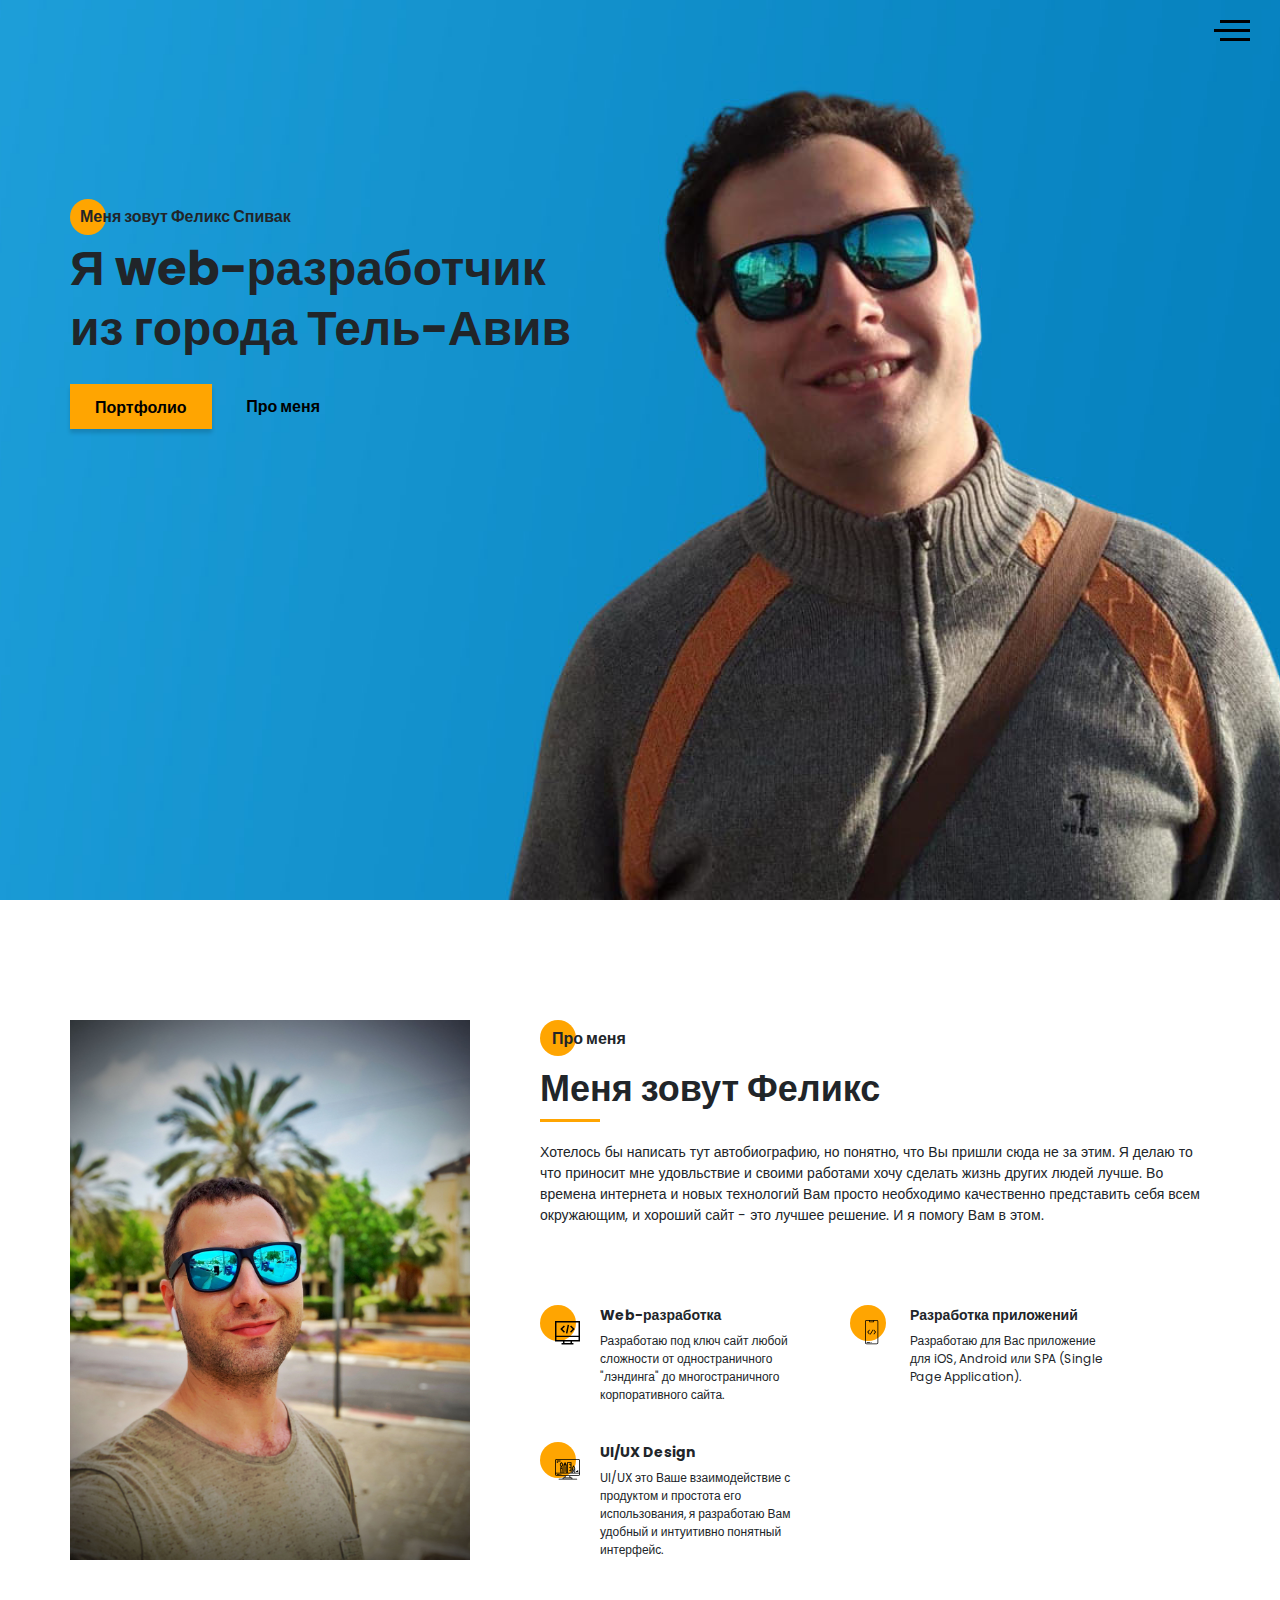
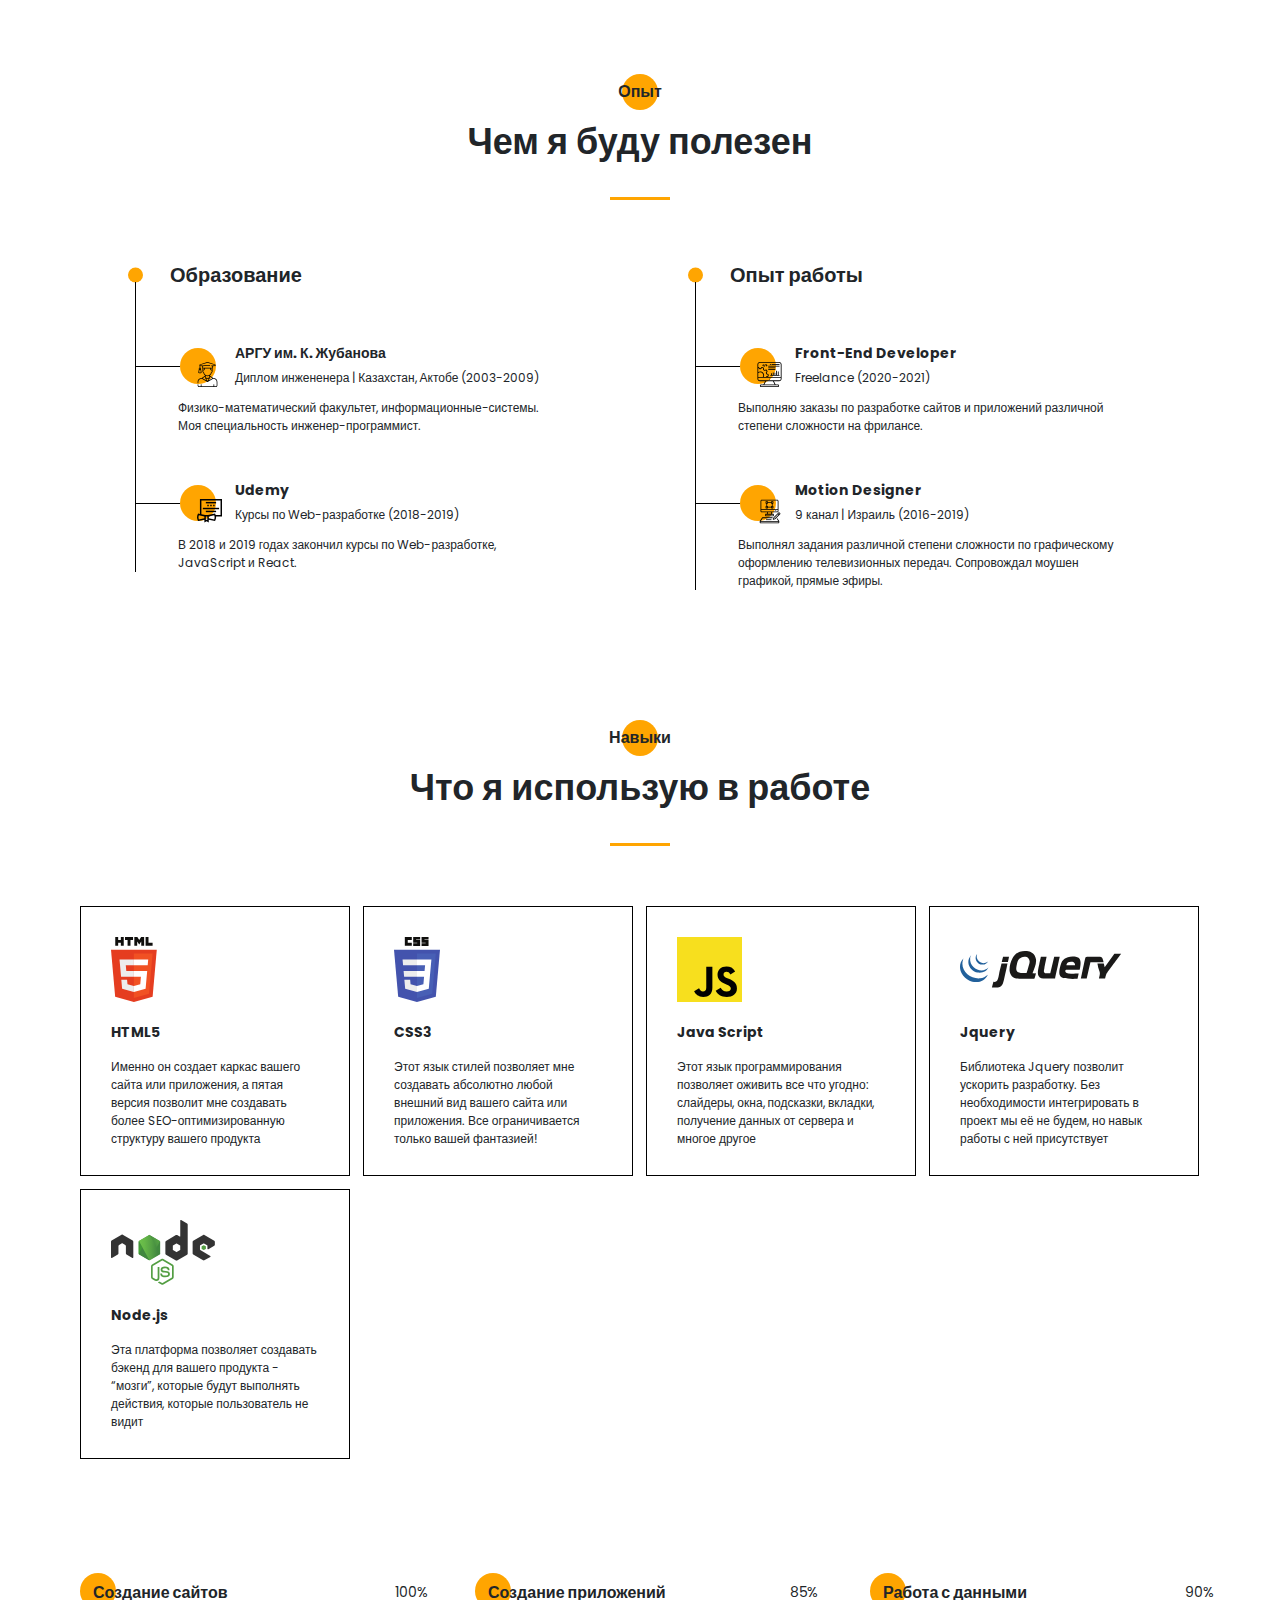
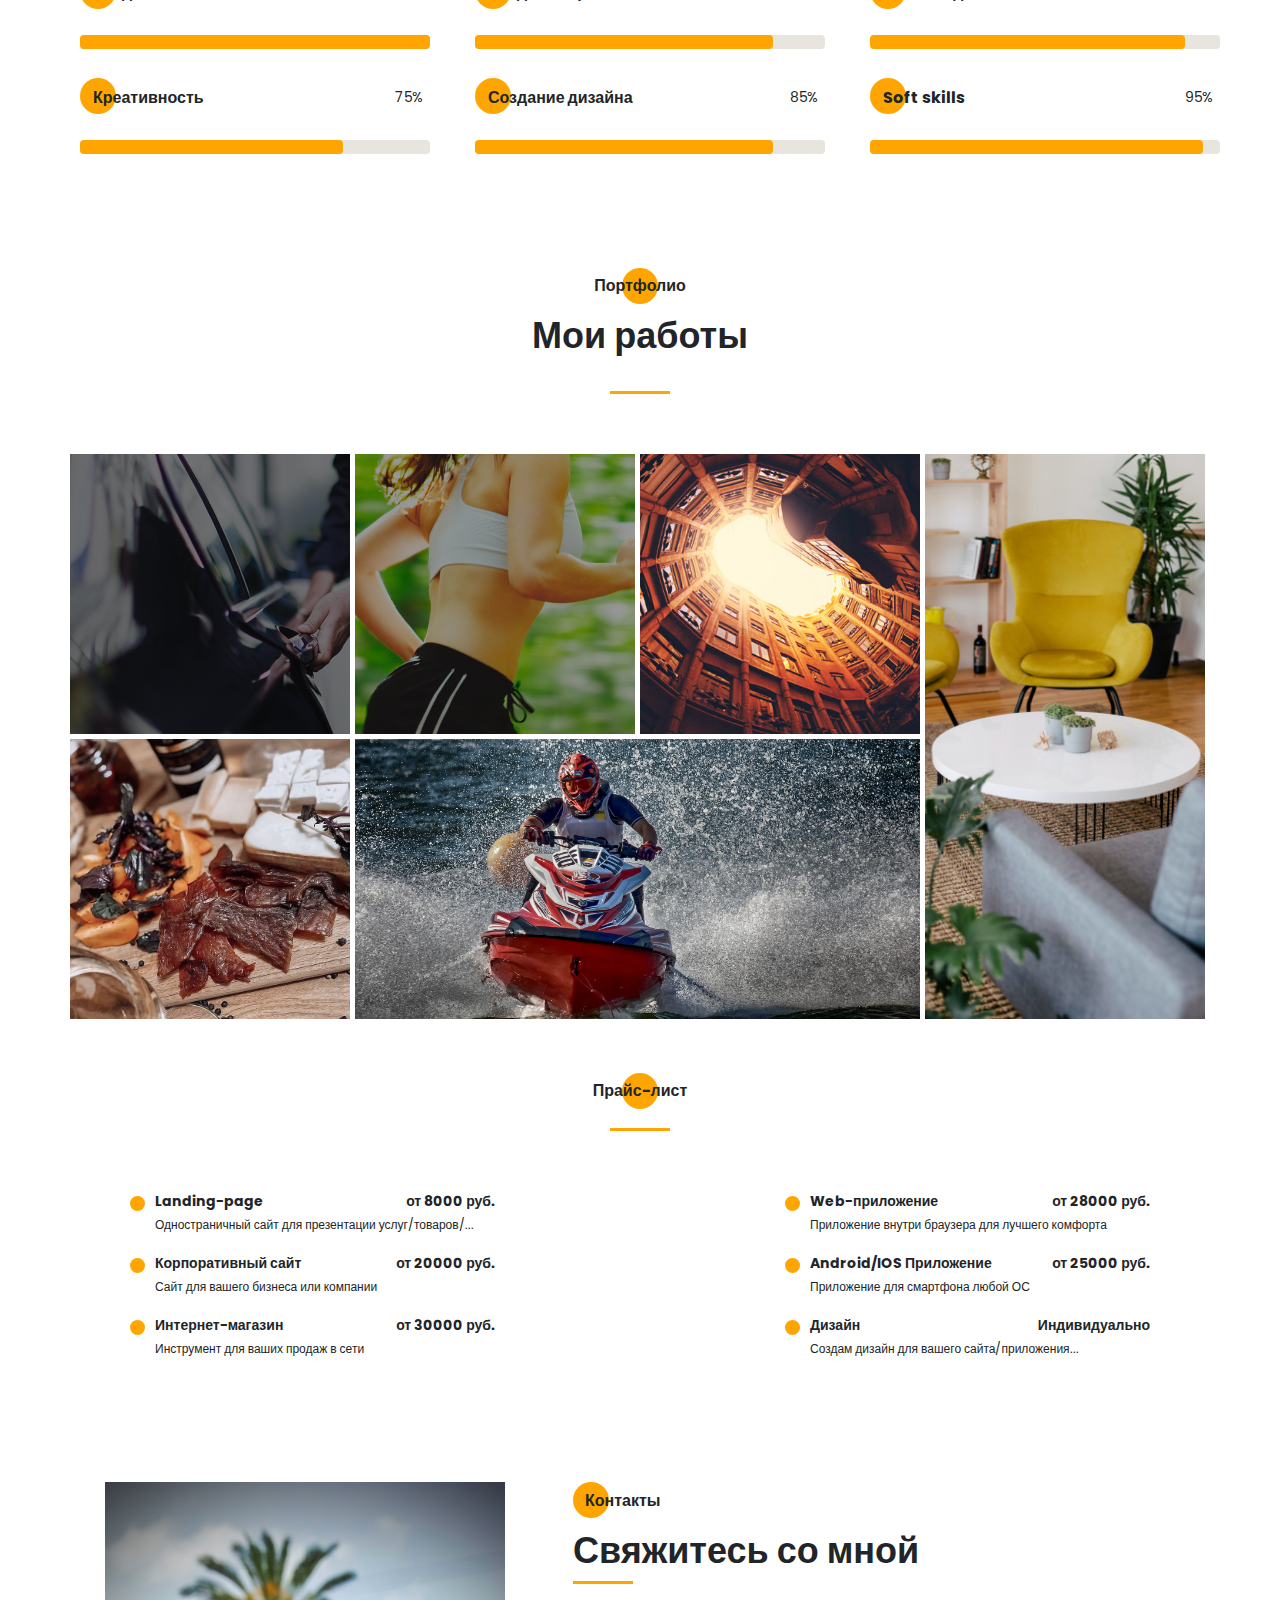
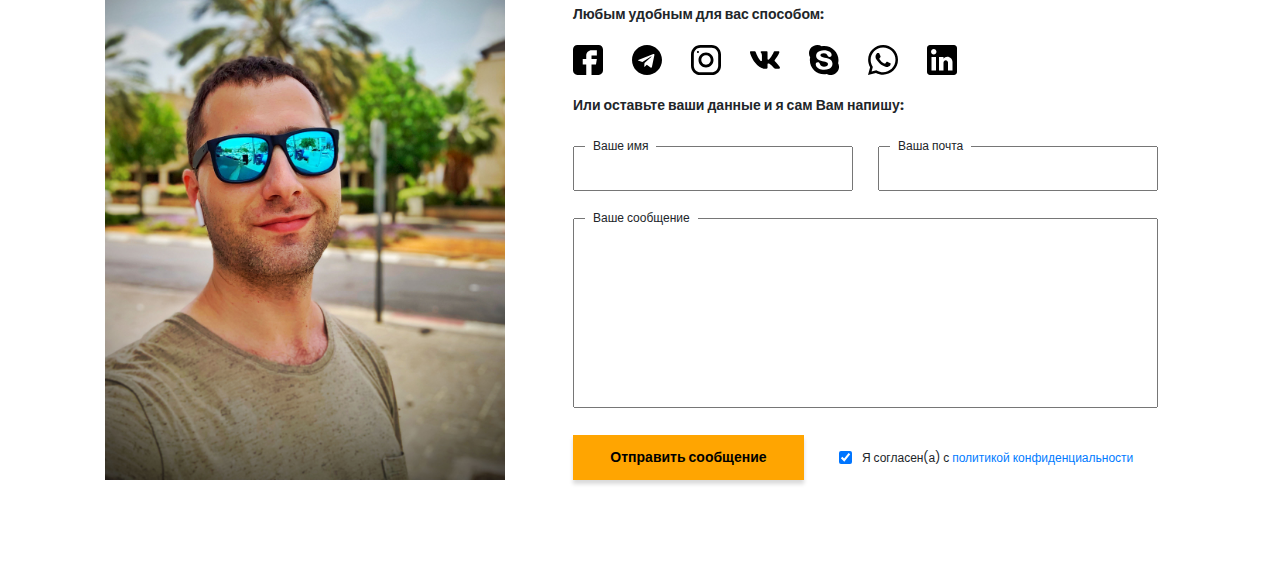
<file: index.html>
<!DOCTYPE html><html lang="ru"><head><meta charset="UTF-8"><meta http-equiv="X-UA-Compatible" content="IE=edge"><meta name="viewport" content="width=device-width,initial-scale=1"><title>My Portfolio</title><link rel="stylesheet" href="css/style.min.css"></head><body id="body"><!-- Aside --><aside class="sidepanel"><a href="https://m.facebook.com/people/%D0%A4%D0%B5%D0%BB%D0%B8%D0%BA%D1%81-%D0%A1%D0%BF%D0%B8%D0%B2%D0%B0%D0%BA-%D0%9B%D0%B0%D0%B2%D1%80%D0%BE%D0%B2/100000517835292" class="sidepanel__link" target="_blank"><img src="icons/social/facebook.svg" alt="facebook"></a><a href="https://instagram.com/felixboy85?igshid=1rvfhccgtghsd" class="sidepanel__link" target="_blank"><img src="icons/social/instagram.svg" alt="instagram"></a><a href="https://github.com/felixboy85" class="sidepanel__link" target="_blank"><img src="icons/social/github.svg" alt="github"></a><div class="sidepanel__divider"></div><div class="sidepanel__text"><span>Социальные сети</span></div></aside><!-- ./aside --><!-- Menu --><div class="menu"><div class="menu__block"><div class="menu__close"><svg width="29" height="30" viewBox="0 0 29 30" fill="none" xmlns="http://www.w3.org/2000/svg"><path d="M17.1568 14.5231L28.4489 3.23075C29.1837 2.49623 29.1837 1.30861 28.4489 0.574085C27.7144 -0.160437 26.5267 -0.160437 25.7922 0.574085L14.4998 11.8665L3.20781 0.574085C2.47295 -0.160437 1.28567 -0.160437 0.551149 0.574085C-0.183716 1.30861 -0.183716 2.49623 0.551149 3.23075L11.8432 14.5231L0.551149 25.8155C-0.183716 26.55 -0.183716 27.7376 0.551149 28.4721C0.917206 28.8385 1.39852 29.0226 1.87948 29.0226C2.36045 29.0226 2.84141 28.8385 3.20781 28.4721L14.4998 17.1798L25.7922 28.4721C26.1586 28.8385 26.6396 29.0226 27.1205 29.0226C27.6015 29.0226 28.0825 28.8385 28.4489 28.4721C29.1837 27.7376 29.1837 26.55 28.4489 25.8155L17.1568 14.5231Z" fill="black"/></svg></div><nav><ul class="menu__list"><li class="menu__link"><a class="menu__link-link" href="#about">ПРО МЕНЯ</a></li><li class="menu__link"><a class="menu__link-link" href="#resume">МОЙ ОПЫТ</a></li><li class="menu__link"><a class="menu__link-link" href="#skills">МОИ НАВЫКИ</a></li><li class="menu__link"><a class="menu__link-link" href="#portfolio">МОИ РАБОТЫ</a></li><li class="menu__link"><a class="menu__link-link" href="#price">ПРАЙС-ЛИСТ</a></li><li class="menu__link"><a class="menu__link-link" href="#contacts">КОНТАКТЫ</a></li></ul></nav><div class="menu__social"><a href="https://github.com/felixboy85"><svg width="20" height="19" viewBox="0 0 20 19" fill="none" xmlns="http://www.w3.org/2000/svg"><path d="M10 0C4.475 0 0 4.36167 0 9.74107C0 14.0457 2.865 17.6962 6.8375 18.9832C7.3375 19.0749 7.52083 18.7734 7.52083 18.5148C7.52083 18.2835 7.5125 17.6706 7.50833 16.8585C4.72667 17.4459 4.14 15.5517 4.14 15.5517C3.685 14.4274 3.0275 14.1267 3.0275 14.1267C2.12167 13.5228 3.0975 13.5352 3.0975 13.5352C4.10167 13.603 4.62917 14.5389 4.62917 14.5389C5.52083 16.0283 6.97 15.5979 7.54167 15.3493C7.63167 14.719 7.88917 14.2903 8.175 14.0466C5.95417 13.8029 3.62 12.9652 3.62 9.23304C3.62 8.16988 4.0075 7.30085 4.64917 6.61934C4.53667 6.37317 4.19917 5.3827 4.73667 4.04116C4.73667 4.04116 5.57417 3.78012 7.48667 5.03988C8.28667 4.82345 9.13667 4.71606 9.98667 4.7111C10.8367 4.71606 11.6867 4.82345 12.4867 5.03988C14.3867 3.78012 15.2242 4.04116 15.2242 4.04116C15.7617 5.3827 15.4242 6.37317 15.3242 6.61934C15.9617 7.30085 16.3492 8.16988 16.3492 9.23304C16.3492 12.9752 14.0117 13.7987 11.7867 14.0383C12.1367 14.3307 12.4617 14.928 12.4617 15.8408C12.4617 17.1444 12.4492 18.1918 12.4492 18.5082C12.4492 18.7635 12.6242 19.0683 13.1367 18.9708C17.1375 17.692 20 14.0391 20 9.74107C20 4.36167 15.5225 0 10 0Z" fill="#212121"/></svg> </a><a href="https://instagram.com/felixboy85?igshid=1rvfhccgtghsd"><svg width="20" height="20" viewBox="0 0 20 20" fill="none" xmlns="http://www.w3.org/2000/svg"><path d="M13.7495 0L6.24951 0C2.79826 0 -0.000488281 2.79875 -0.000488281 6.25L-0.000488281 13.75C-0.000488281 17.2013 2.79826 20 6.24951 20L13.7495 20C17.2008 20 19.9995 17.2013 19.9995 13.75L19.9995 6.25C19.9995 2.79875 17.2008 0 13.7495 0ZM18.1245 13.75C18.1245 16.1625 16.162 18.125 13.7495 18.125L6.24951 18.125C3.83701 18.125 1.87451 16.1625 1.87451 13.75L1.87451 6.25C1.87451 3.8375 3.83701 1.875 6.24951 1.875L13.7495 1.875C16.162 1.875 18.1245 3.8375 18.1245 6.25L18.1245 13.75Z" fill="black"/><path d="M9.99951 5C7.23826 5 4.99951 7.23875 4.99951 10C4.99951 12.7613 7.23826 15 9.99951 15C12.7608 15 14.9995 12.7613 14.9995 10C14.9995 7.23875 12.7608 5 9.99951 5ZM9.99951 13.125C8.27701 13.125 6.87451 11.7225 6.87451 10C6.87451 8.27625 8.27701 6.875 9.99951 6.875C11.722 6.875 13.1245 8.27625 13.1245 10C13.1245 11.7225 11.722 13.125 9.99951 13.125Z" fill="black"/><path d="M15.3745 5.29123C15.7425 5.29123 16.0408 4.99295 16.0408 4.62499C16.0408 4.25703 15.7425 3.95874 15.3745 3.95874C15.0065 3.95874 14.7083 4.25703 14.7083 4.62499C14.7083 4.99295 15.0065 5.29123 15.3745 5.29123Z" fill="black"/></svg> </a><a href="https://m.facebook.com/people/%D0%A4%D0%B5%D0%BB%D0%B8%D0%BA%D1%81-%D0%A1%D0%BF%D0%B8%D0%B2%D0%B0%D0%BA-%D0%9B%D0%B0%D0%B2%D1%80%D0%BE%D0%B2/100000517835292"><svg width="20" height="20" viewBox="0 0 20 20" fill="none" xmlns="http://www.w3.org/2000/svg"><path d="M17.0698 0L2.9292 0C1.3139 0 -0.000488281 1.31439 -0.000488281 2.92969L-0.000488281 17.0703C-0.000488281 18.6856 1.3139 20 2.9292 20L8.82764 20L8.82764 12.9297L6.48389 12.9297L6.48389 9.41406L8.82764 9.41406L8.82764 7.03125C8.82764 5.09262 10.4046 3.51563 12.3433 3.51563L15.8979 3.51563L15.8979 7.03125L12.3433 7.03125L12.3433 9.41406L15.8979 9.41406L15.312 12.9297L12.3433 12.9297L12.3433 20L17.0698 20C18.6851 20 19.9995 18.6856 19.9995 17.0703L19.9995 2.92969C19.9995 1.31439 18.6851 0 17.0698 0Z" fill="black"/></svg></a></div><!-- ./menu__social --></div><!-- ./menu__block --><div class="menu__overlay"></div></div><!-- ./menu --><!-- Promo --><section class="promo" id="promo"><div class="hamburger"><span></span> <span class="long"></span> <span></span></div><div class="container"><div class="title title_fz16 promo__subtitle">Меня зовут Феликс Спивак</div><h1 class="title title_fz48 promo__title">Я web-разработчик из города Тель-Авив</h1><div class="promo__btns"><a href="#portfolio" class="promo__link btn">Портфолио</a> <a href="#about" class="promo__link">Про меня</a></div></div><!-- ./container --></section><!-- ./promo --><!-- About me --><section class="about" id="about"><div class="container"><div class="about__wrapper"><div class="about__photo"><img src="img/my_photo.JPG" alt="photo"></div><div class="about__descr"><h2 class="title title_fz16 about__title">Про меня</h2><div class="title title_fz36 about__subtitle">Меня зовут Феликс</div><div class="divider"></div><p class="about__text">Хотелось бы написать тут автобиографию, но понятно, что Вы пришли сюда не за этим. Я делаю то что приносит мне удовльствие и своими работами хочу сделать жизнь других людей лучше. Во времена интернета и новых технологий Вам просто необходимо качественно представить себя всем окружающим, и хороший сайт - это лучшее решение. И я помогу Вам в этом.</p></div><div class="about__skills"><div class="about__skills-item"><div class="about__skills-circle"><img src="icons/about_me/web_development.svg" alt="webdev"></div><div><div class="title title_fz14">Web-разработка</div><div class="about__skills-text">Разработаю под ключ сайт любой сложности от одностраничного "лэндинга" до многостраничного корпоративного сайта.</div></div></div><div class="about__skills-item"><div class="about__skills-circle"><img src="icons/about_me/mobile_dev.svg" alt="mobiledev"></div><div><div class="title title_fz14">Разработка приложений</div><div class="about__skills-text">Разработаю для Вас приложение для iOS, Android или SPA (Single Page Application).</div></div></div><div class="about__skills-item"><div class="about__skills-circle"><img src="icons/about_me/design.svg" alt="design"></div><div><div class="title title_fz14">UI/UX Design</div><div class="about__skills-text">UI/UX это Ваше взаимодействие с продуктом и простота его использования, я разработаю Вам удобный и интуитивно понятный интерфейс.</div></div></div></div><!-- ./about__skills --></div><!-- ./about__wrapper --></div><!-- ./container --></section><!-- ./about --><!-- Resume --><section class="resume" id="resume"><div class="container"><h2 class="title title_fz16 title__section-title">Опыт</h2><div class="title title_fz36 title__section-subtitle">Чем я буду полезен</div><div class="divider"></div><div class="resume__wrapper"><div class="resume__column"><h3 class="title title_fz20 resume__column-title">Образование</h3><ul><li><div class="resume__item"><div class="resume__item-head"><div class="resume__item-icon"><img src="icons/experience/university.svg" alt="university"></div><h4 class="title title_fz14">АРГУ им. К. Жубанова</h4><div class="resume__item-location">Диплом инжененера | Казахстан, Актобе (2003-2009)</div></div><div class="resume__item-body">Физико-математический факультет, информационные-системы. Моя специальность инженер-программист.</div></div></li><li><div class="resume__item"><div class="resume__item-head"><div class="resume__item-icon"><img src="icons/experience/courses.svg" alt="udemy"></div><h4 class="title title_fz14">Udemy</h4><div class="resume__item-location">Курсы по Web-разработке (2018-2019)</div></div><div class="resume__item-body">В 2018 и 2019 годах закончил курсы по Web-разработке, JavaScript и React.</div></div></li></ul></div><!-- ./resume__column --><div class="resume__column"><h3 class="title title_fz20 resume__column-title">Опыт работы</h3><ul><li><div class="resume__item"><div class="resume__item-head"><div class="resume__item-icon"><img src="icons/experience/developer.svg" alt="Front-End developer"></div><h4 class="title title_fz14">Front-End Developer</h4><div class="resume__item-location">Freelance (2020-2021)</div></div><div class="resume__item-body">Выполняю заказы по разработке сайтов и приложений различной степени сложности на фрилансе.</div></div></li><li><div class="resume__item"><div class="resume__item-head"><div class="resume__item-icon"><img src="icons/experience/designer.svg" alt="design"></div><h4 class="title title_fz14">Motion Designer</h4><div class="resume__item-location">9 канал | Израиль (2016-2019)</div></div><div class="resume__item-body">Выполнял задания различной степени сложности по графическому оформлению телевизионных передач. Сопровождал моушен графикой, прямые эфиры.</div></div></li></ul></div><!-- ./resume__column --></div><!-- ./resume__wrapper --></div><!-- ./container --></section><!-- ./resume --><!-- Skills --><section class="skills" id="skills"><div class="container"><h2 class="title title_fz16 title__section-title">Навыки</h2><div class="title title_fz36 title__section-subtitle">Что я использую в работе</div><div class="divider"></div><div class="skills__items"><div class="skills__item"><div class="skills__item-img"><img src="icons/skills/html5.svg" alt="html"></div><h3 class="title title_fz14">HTML5</h3><p>Именно он создает каркас вашего сайта или приложения, а пятая версия позволит мне создавать более SEO-оптимизированную структуру вашего продукта</p></div><div class="skills__item"><div class="skills__item-img"><img src="icons/skills/css3.svg" alt="css"></div><h3 class="title title_fz14">CSS3</h3><p>Этот язык стилей позволяет мне создавать абсолютно любой внешний вид вашего сайта или приложения. Все ограничивается только вашей фантазией!</p></div><div class="skills__item"><div class="skills__item-img"><img src="icons/skills/js.svg" alt="JS"></div><h3 class="title title_fz14">Java Script</h3><p>Этот язык программирования позволяет оживить все что угодно: слайдеры, окна, подсказки, вкладки, получение данных от сервера и многое другое</p></div><div class="skills__item"><div class="skills__item-img"><img src="icons/skills/jquery.svg" alt="jquerry"></div><h3 class="title title_fz14">Jquery</h3><p>Библиотека Jquery позволит ускорить разработку. Без необходимости интегрировать в проект мы её не будем, но навык работы с ней присутствует</p></div><!-- <div class="skills__item">
                    <div class="skills__item-img"><img src="icons/skills/react.svg" alt="React"></div>
                    <h3 class="title title_fz14">React</h3>
                    <p>Эта библиотека позволяет создавать web-приложения. Мы можем создать максимально интерактивный
                        продукт именно под ваши цели</p>
                </div> --><div class="skills__item"><div class="skills__item-img"><img src="icons/skills/node.js.svg" alt="Node.JS"></div><h3 class="title title_fz14">Node.js</h3><p>Эта платформа позволяет создавать бэкенд для вашего продукта - “мозги”, которые будут выполнять действия, которые пользователь не видит</p></div><!-- <div class="skills__item">
                    <div class="skills__item-img"><img src="icons/skills/mongo.db.svg" alt="MongoDB"></div>
                    <h3 class="title title_fz14">Mongo.db</h3>
                    <p>Это нереляционная база данных, которая будет хранить данные вашего сайта или приложения</p>
                </div> --></div><!-- ./skills__items --><div class="skills__ratings"><div class="skills__ratings-item"><div class="title title_fz16 skills__ratings-title">Создание сайтов</div><div class="skills__ratings-counter">100%</div><div class="skills__ratings-line"><span></span></div></div><div class="skills__ratings-item"><div class="title title_fz16 skills__ratings-title">Создание приложений</div><div class="skills__ratings-counter">85%</div><div class="skills__ratings-line"><span></span></div></div><div class="skills__ratings-item"><div class="title title_fz16 skills__ratings-title">Работа с данными</div><div class="skills__ratings-counter">90%</div><div class="skills__ratings-line"><span></span></div></div><div class="skills__ratings-item"><div class="title title_fz16 skills__ratings-title">Креативность</div><div class="skills__ratings-counter">75%</div><div class="skills__ratings-line"><span></span></div></div><div class="skills__ratings-item"><div class="title title_fz16 skills__ratings-title">Создание дизайна</div><div class="skills__ratings-counter">85%</div><div class="skills__ratings-line"><span></span></div></div><div class="skills__ratings-item"><div class="title title_fz16 skills__ratings-title">Soft skills</div><div class="skills__ratings-counter">95%</div><div class="skills__ratings-line"><span></span></div></div></div><!-- ./skills__ratings --></div><!-- ./container --></section><!-- ./skills --><!-- Portfolio --><section class="portfolio" id="portfolio"><div class="container"><h2 class="title title_fz16 title__section-title">Портфолио</h2><div class="title title_fz36 title__section-subtitle">Мои работы</div><div class="divider"></div><div class="portfolio__wrapper"><a href="/uber" class="portfolio__item" target="_blank"><img src="img/works/uber.jpg" alt="uber"></a><a href="/pulse" class="portfolio__item" target="_blank"><img src="img/works/pulse.jpg" alt="pulse"></a><a href="/Mogo" class="portfolio__item" target="_blank"><img src="img/works/mogo.jpg" alt="mogo"></a><a href="/desire" class="portfolio__item vertical" target="_blank"><img src="img/works/desire.jpg" alt="plans"></a><a href="https://www.etda.kz" class="portfolio__item" target="_blank"><img src="img/works/etda.jpg" alt="ipad"></a><a href="/lodki" class="portfolio__item horizontal" target="_blank"><img src="img/works/lodki.jpg" alt="mac"></a></div><!-- ./portfolio__wrapper --></div><!-- ./container --></section><!-- ./portfolio --><!-- Price --><section class="price" id="price"><div class="container"><h2 class="title title_fz16 title__section-title">Прайс-лист</h2><div class="divider"></div><div class="price__wrapper"><div class="price__item"><div class="price__type">Landing-page</div><div class="price__count">от 8000 руб.</div><div class="price__descr">Одностраничный сайт для презентации услуг/товаров/...</div></div><div class="price__item"><div class="price__type">Web-приложение</div><div class="price__count">от 28000 руб.</div><div class="price__descr">Приложение внутри браузера для лучшего комфорта</div></div><div class="price__item"><div class="price__type">Корпоративный сайт</div><div class="price__count">от 20000 руб.</div><div class="price__descr">Сайт для вашего бизнеса или компании</div></div><div class="price__item"><div class="price__type">Android/IOS Приложение</div><div class="price__count">от 25000 руб.</div><div class="price__descr">Приложение для смартфона любой ОС</div></div><div class="price__item"><div class="price__type">Интернет-магазин</div><div class="price__count">от 30000 руб.</div><div class="price__descr">Инструмент для ваших продаж в сети</div></div><div class="price__item"><div class="price__type">Дизайн</div><div class="price__count">Индивидуально</div><div class="price__descr">Создам дизайн для вашего сайта/приложения...</div></div></div><!-- ./price__wrapper --></div><!-- ./container --></section><!-- ./price --><!-- Contacts --><section class="contacts" id="contacts"><div class="container"><div class="contacts__wrapper"><div class="contacts__photo"><img src="img/my_photo.JPG" alt="photo"></div><div class="contacts__descr"><h2 class="title title_fz16 contacts__title">Контакты</h2><div class="title title_fz36 contacts__subtitle">Свяжитесь со мной</div><div class="divider"></div><div class="title title_fz14 contacts__text">Любым удобным для вас способом:</div><div class="contacts__social"><a href="https://m.facebook.com/people/%D0%A4%D0%B5%D0%BB%D0%B8%D0%BA%D1%81-%D0%A1%D0%BF%D0%B8%D0%B2%D0%B0%D0%BA-%D0%9B%D0%B0%D0%B2%D1%80%D0%BE%D0%B2/100000517835292" class="contacts__link" target="_blank"><img src="icons/social/facebook_straight.svg" alt="facebook"> </a><a href="https://t.me/felixboy85" class="contacts__link" target="_blank"><img src="icons/social/telegram.svg" alt="telegram"> </a><a href="https://instagram.com/felixboy85?igshid=1rvfhccgtghsd" class="contacts__link" target="_blank"><img src="icons/social/instagram_straight.svg" alt="instagram"> </a><a href="https://vk.com/felixspivak" class="contacts__link" target="_blank"><img src="icons/social/vk.svg" alt="vk"> </a><a href="https://join.skype.com/invite/GZqaYfrwHXbq" class="contacts__link" target="_blank"><img src="icons/social/skype.svg" alt="skype"> </a><a href="https://wa.me/972537227825" class="contacts__link" target="_blank"><img src="icons/social/whatsapp.svg" alt="whatsapp"> </a><a href="https://il.linkedin.com/in/felix-spivak-lavrov-34635282" class="contacts__link" target="_blank"><img src="icons/social/linkedin-logo.svg" alt="linkedin"></a></div><div class="title title_fz14 contacts__text">Или оставьте ваши данные и я сам Вам напишу:</div><form action="#" class="contacts__form" id="form"><div class="contacts__input"><input type="text" name="name" id="name" class="contacts__form-input _req"> <label for="name">Ваше имя</label></div><div class="contacts__input"><input name="email" id="email" type="email" class="contacts__form-input _req _email"> <label for="email">Ваша почта</label></div><div class="contacts__textarea"><textarea name="text" id="text"></textarea> <label for="text">Ваше сообщение</label></div><div class="contacts__triggers"><button data-modal="thanks" class="contacts__btn btn" id="button" type="submit">Отправить сообщение</button><div class="contacts__policy"><input required name="checkbox" type="checkbox" checked="checked" id="checkbox" class="contacts__policy-input _req"> <span>Я согласен(а) с <a href="/policy.html" target="_blank">политикой конфиденциальности</a></span></div></div></form></div><!-- ./contacts__descr --></div><!-- ./contacts__wrapper --></div><!-- ./container --></section><!-- ./contacts --><!-- Modal --><div class="overlay" id="overlay"><div class="modal modal_mini" id="thanks"><div class="modal__close">&times;</div><div class="modal__subtitle">Спасибо за вашу заявку</div><div class="modal__descr">Я свяжусь с Вами в ближайшее время</div></div><!-- ./modal --></div><!-- ./overlay --> <a href="#promo" class="pageup"><img src="icons/up.svg" alt="up"></a><script src="https://cdnjs.cloudflare.com/ajax/libs/jquery/3.6.0/jquery.min.js"></script><script src="js/validate.js"></script><script src="js/script.js"></script></body></html>
</file>
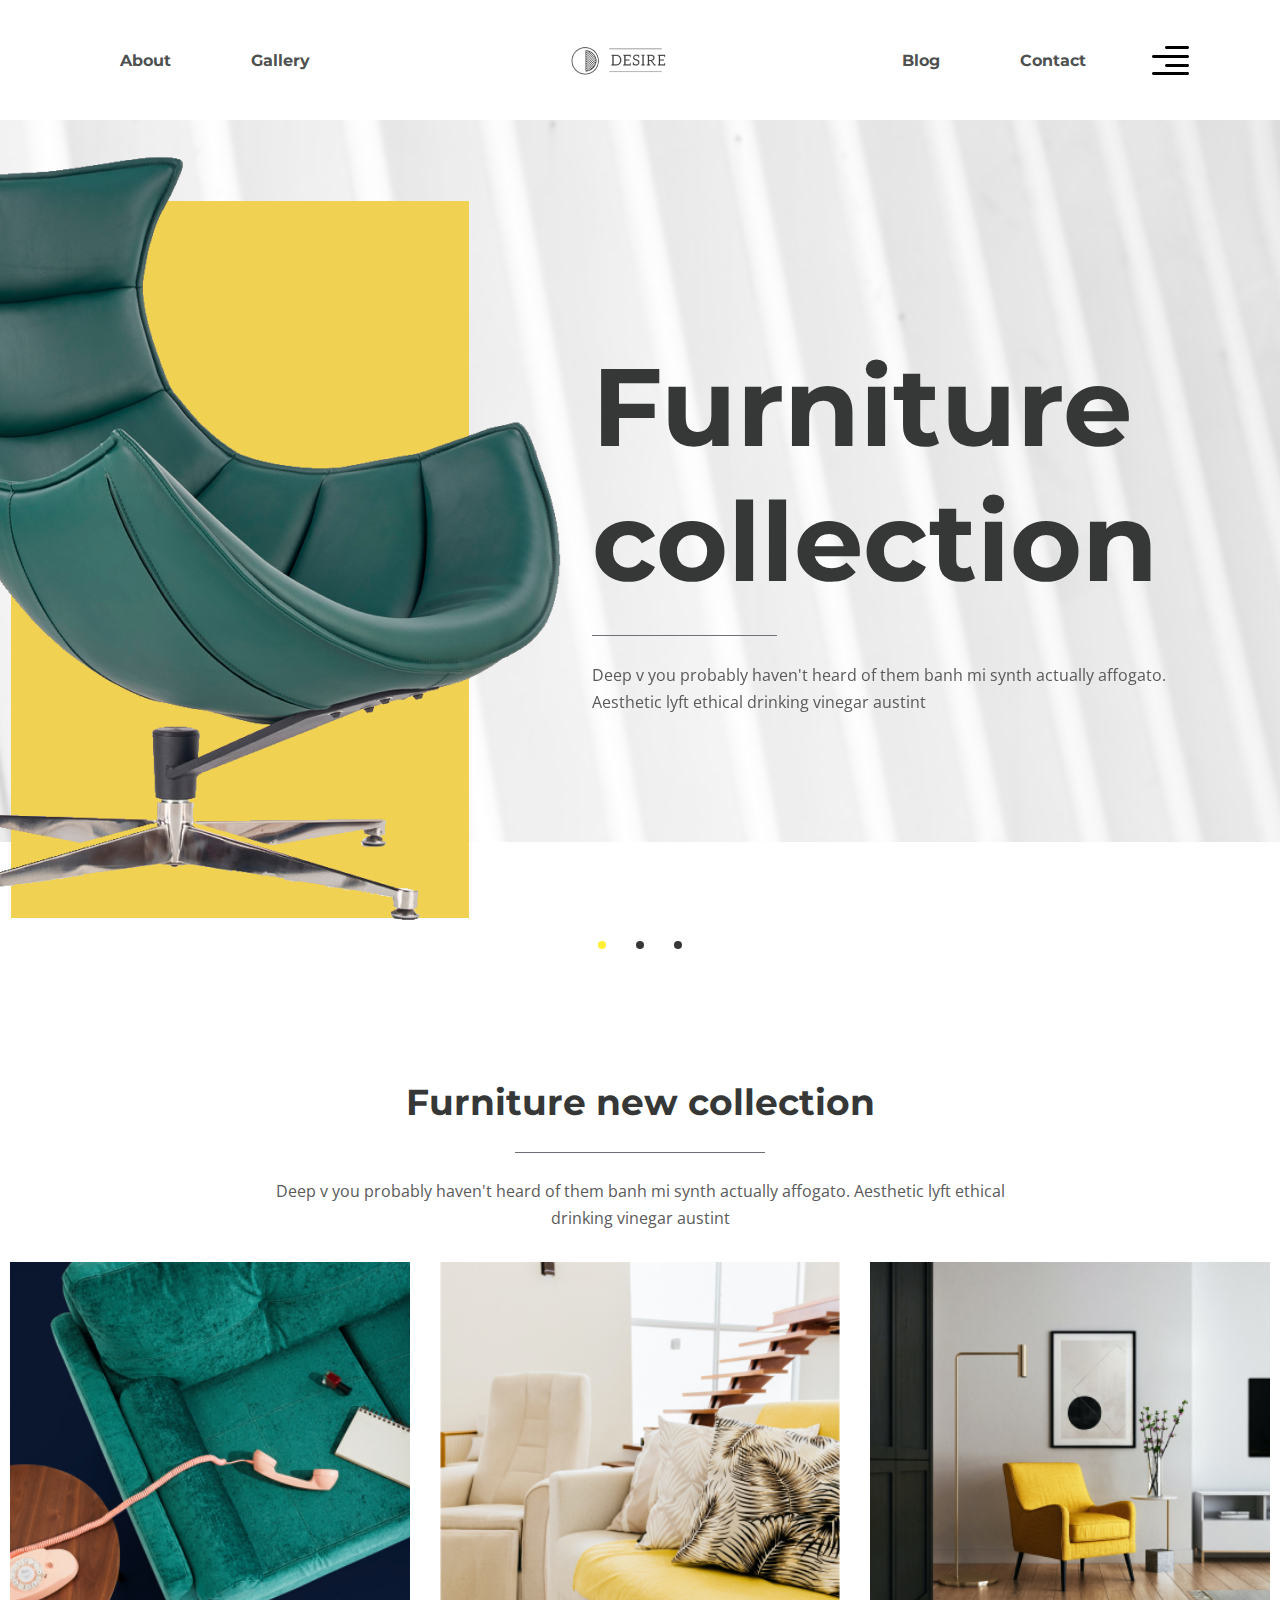
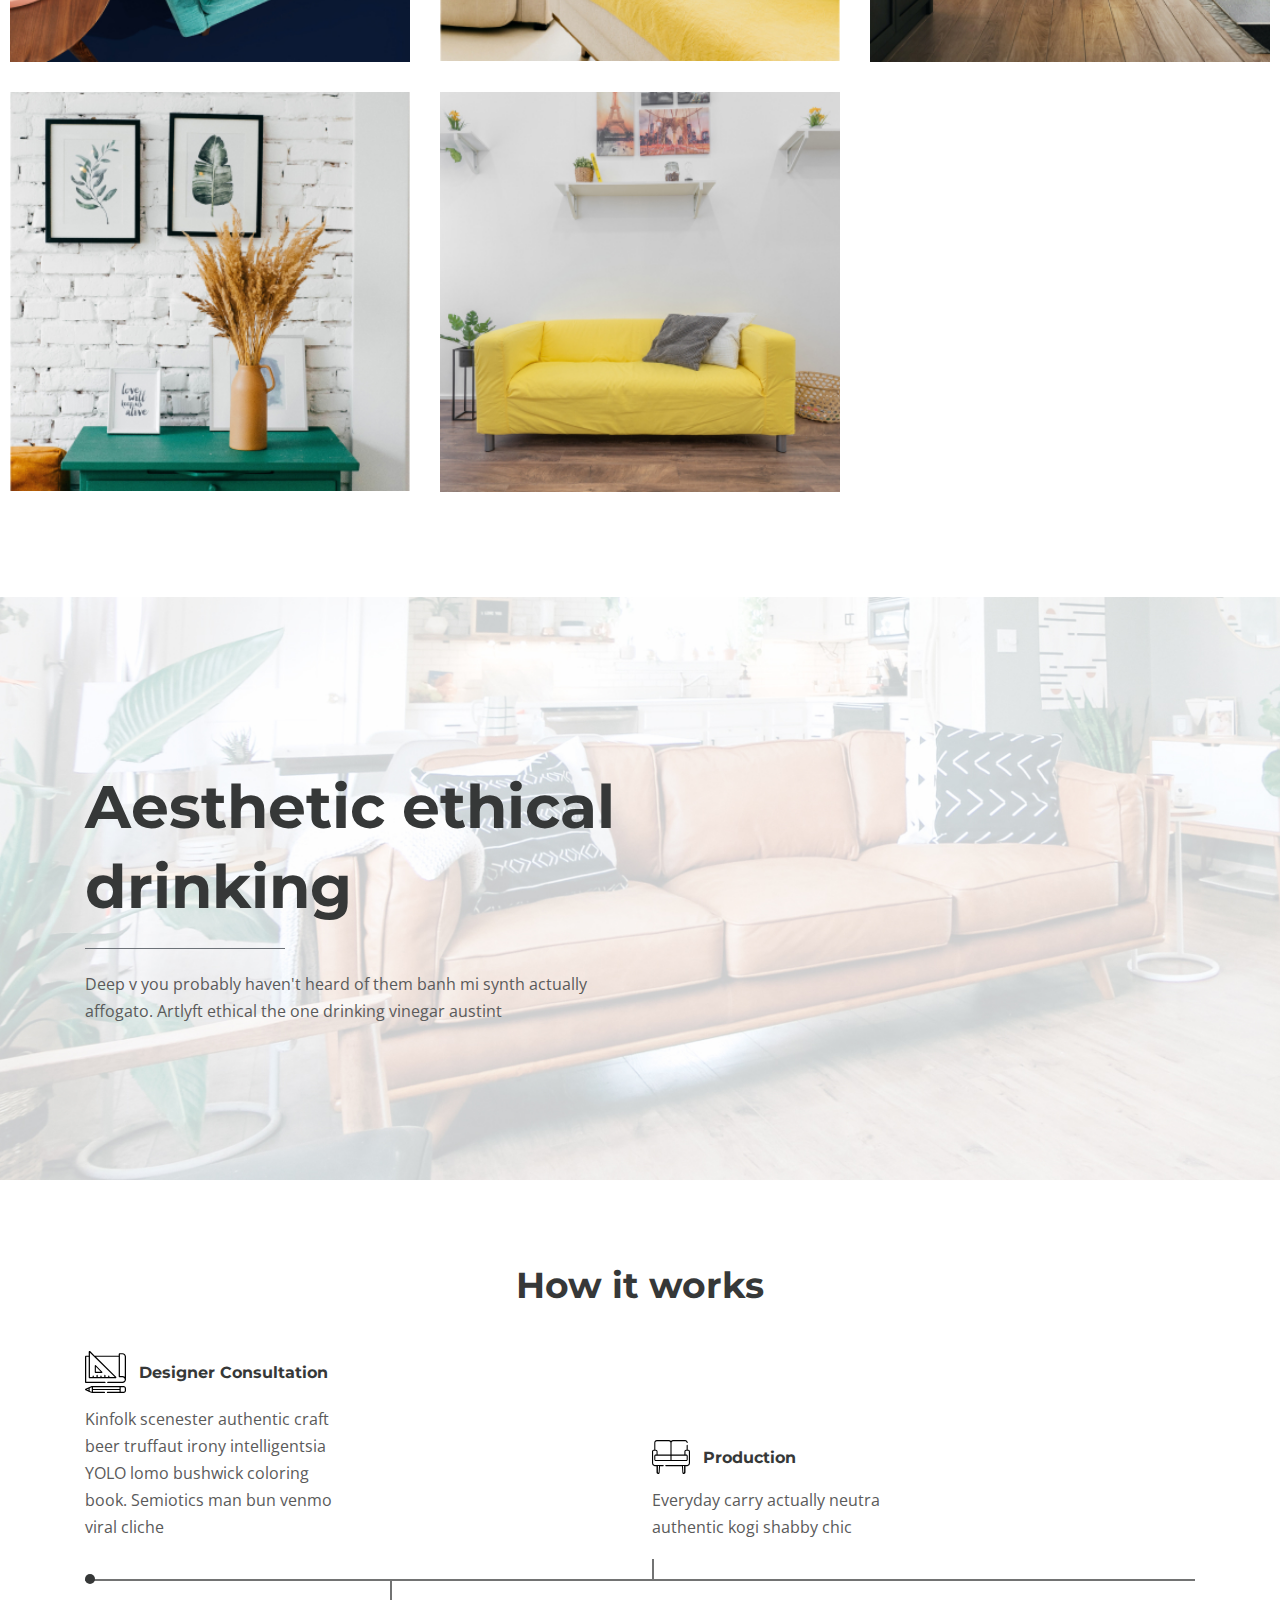
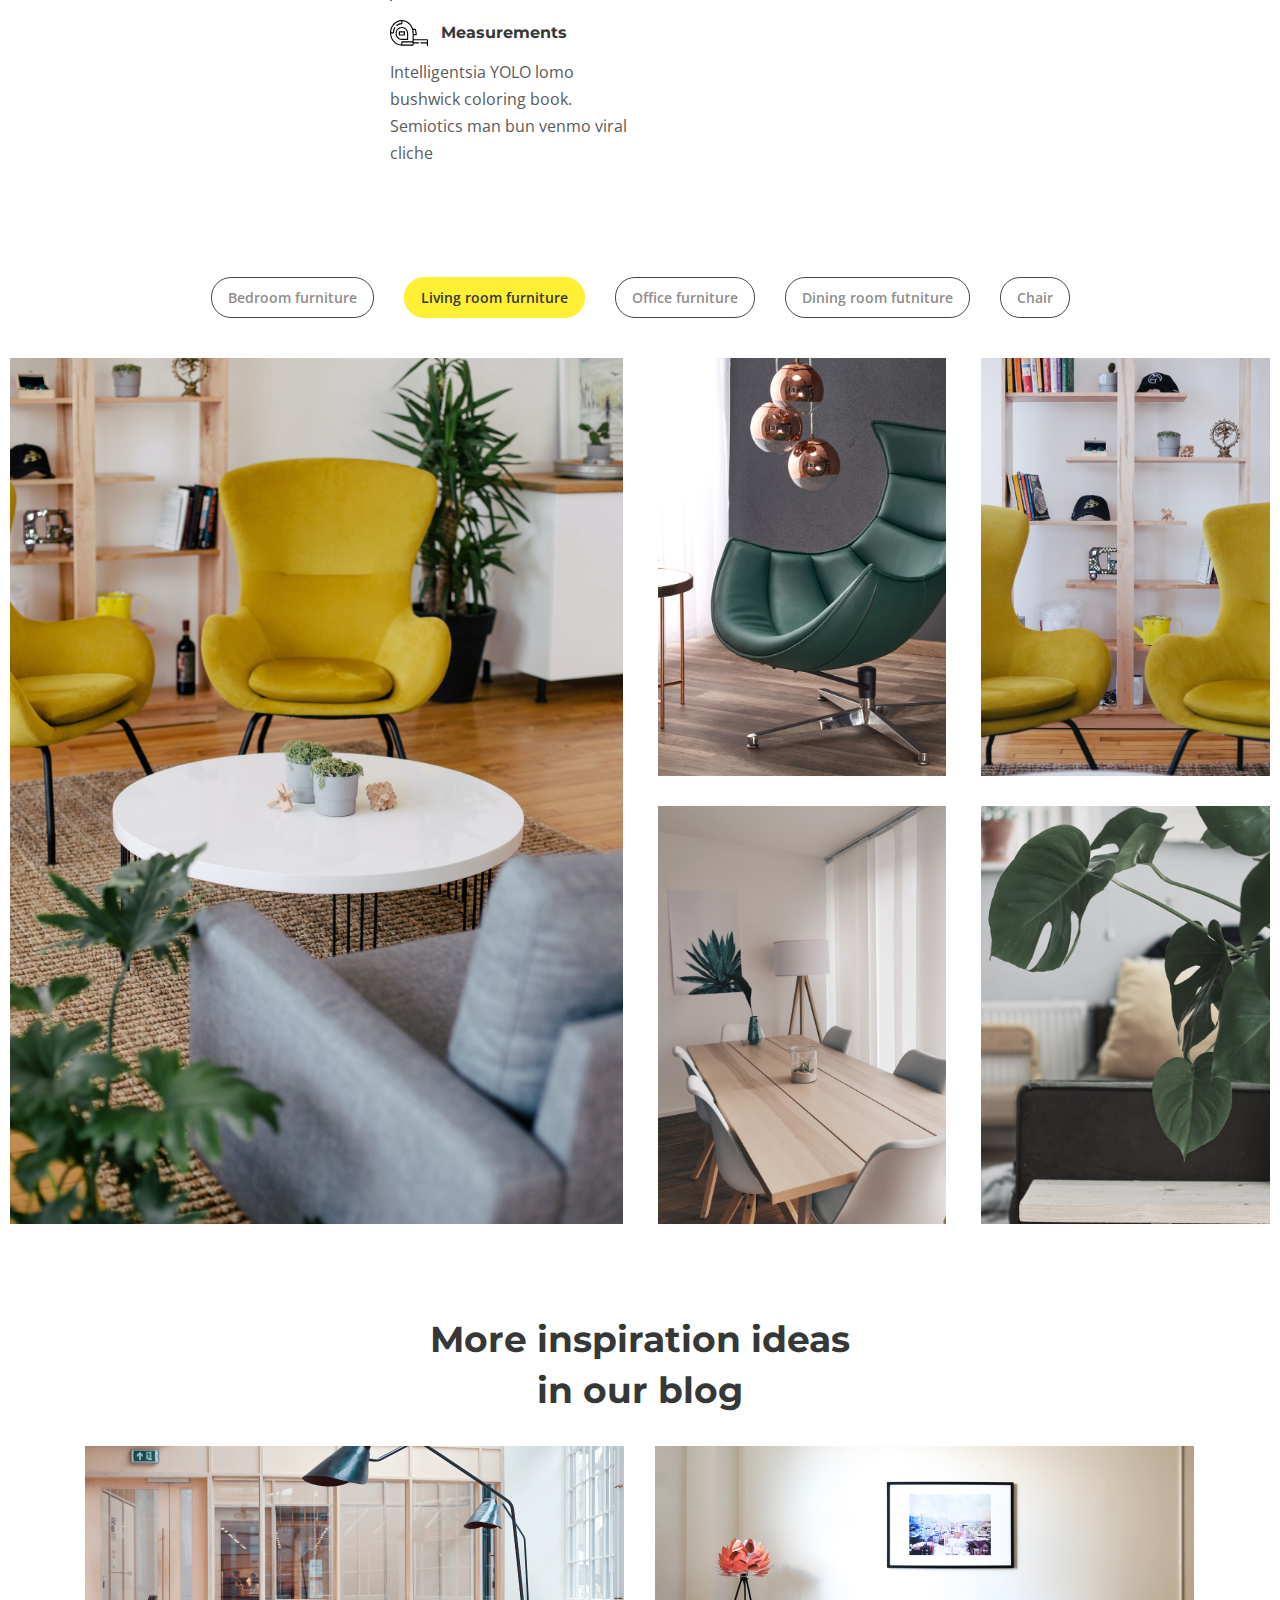
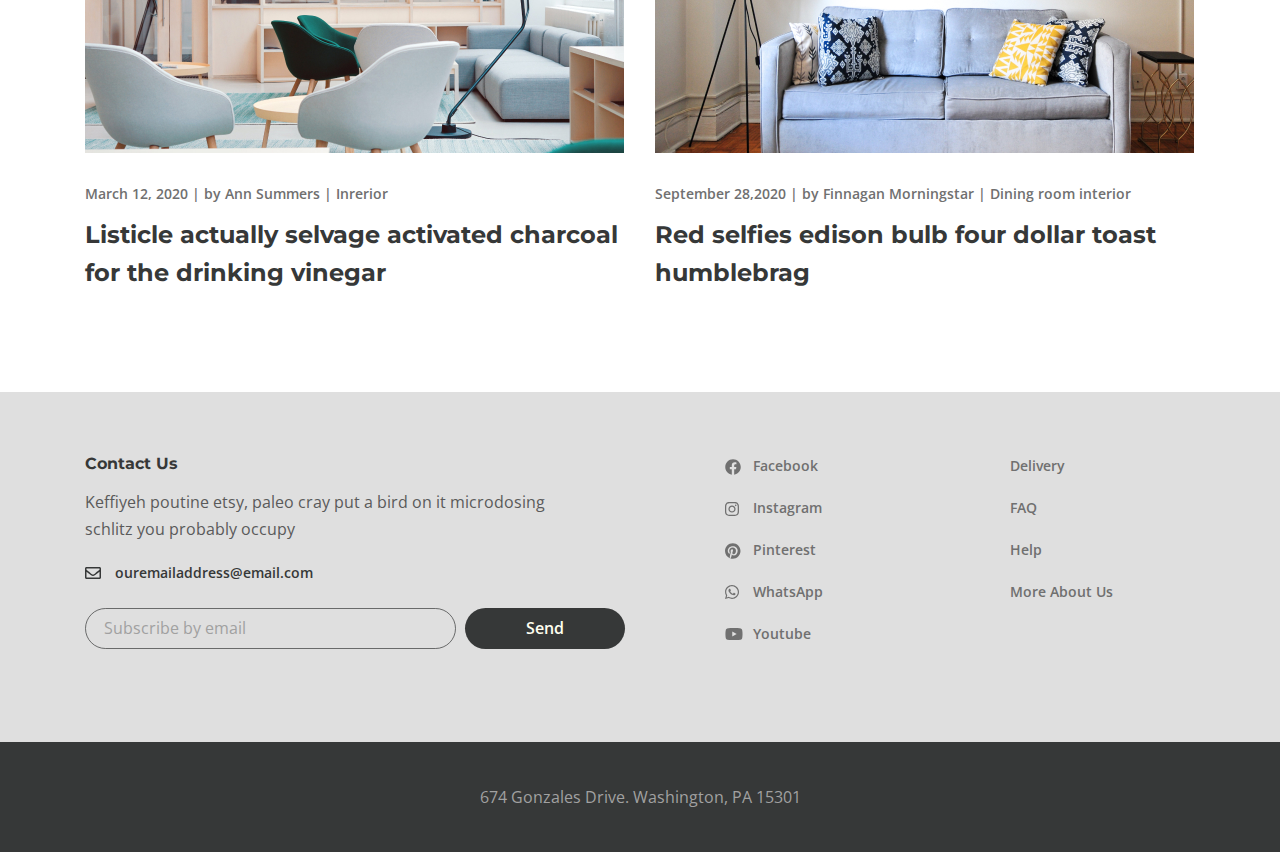
<file: desire/index.html>
<!DOCTYPE html>
<html lang="en">

<head>
  <meta charset="UTF-8">
  <meta name="viewport" content="width=device-width, initial-scale=1.0">  
  <title>Desire</title>
  <link rel="preconnect" href="https://fonts.gstatic.com">
  <link href="https://fonts.googleapis.com/css2?family=Montserrat:wght@700&family=Open+Sans:ital,wght@0,400;0,600;1,300&display=swap" rel="stylesheet">
  <link rel="apple-touch-icon" sizes="180x180" href="/apple-touch-icon.png">
  <link rel="icon" type="image/png" sizes="32x32" href="/favicon-32x32.png">
  <link rel="icon" type="image/png" sizes="16x16" href="/favicon-16x16.png">
  <link rel="manifest" href="/site.webmanifest">
  <link rel="mask-icon" href="/safari-pinned-tab.svg" color="#5bbad5">
  <meta name="msapplication-TileColor" content="#da532c">
  <meta name="theme-color" content="#ffffff">
  <link rel="stylesheet" href="css/style.min.css">
</head>

<body>


  <div class="wrapper">
    <header class="header">
      <div class="container">
        <div class="header__inner">
          <nav class="menu">
            <ul class="menu__list">
              <li class="menu__list-item">
                <a href="/desire/about.html" class="menu__list-link">About</a>
              </li>
              <li class="menu__list-item">
                <a href="/desire/gallery.html" class="menu__list-link">Gallery</a>
              </li>
            </ul>
          </nav>
          <a href="#" class="logo">
            <img src="images/logo.png" alt="logo">
          </a>
          <nav class="menu">
            <ul class="menu__list">
              <li class="menu__list-item">
                <a href="/desire/blog.html" class="menu__list-link">Blog</a>
              </li>
              <li class="menu__list-item">
                <a href="/desire/contacts.html" class="menu__list-link">Contact</a>
              </li>
            </ul>
          </nav>
          <button class="header__btn-menu">
            <span></span>
            <span></span>
            <span></span>            
          </button>
          <button class="header__btn">
            <img src="images/icon_menu.svg" alt="icon_menu">
          </button>
          <div class="rightside-menu rightside-menu--close">
            <button class="rightside-menu__close">
              <img src="images/close.svg" alt="close">
            </button>
            <div class="rightside-menu__content">
              <a href="#" class="rightside-menu__logo">
                <img src="images/logo-big.png" alt="big logo">
              </a>
              <h4 class="rightside-menu__title">Furniture for life</h4>
              <p class="rightside-menu__text">Sustainable hot chicken skateboard, dreamcatcher meggings actually squid. Slow-carb everyday carry +1 art party microdosing, put a bird on it brooklyn</p>
              <img class="rightside-menu__images" src="images/rightside-img.jpg" alt="img">
            </div>            
          </div>
        </div>
      </div>
    </header>
    <main class="main">
      <section class="top">
          <div class="top__inner">
            <div class="top__slider">

              <div class="top__slider-item">
                <img class="top__slider-img" src="images/content/slider-img.png" alt="img">
                <div class="top__slider-info">
                  <h2 class="top__slider-title">
                    Furniture collection
                  </h2>
                  <p class="top__slider-text">
                    Deep v you probably haven't heard of them banh mi synth actually affogato. Aesthetic lyft ethical drinking vinegar austint
                  </p>
                </div>
              </div>
              <div class="top__slider-item">
                <img class="top__slider-img" src="images/content/slider-img.png" alt="img">
                <div class="top__slider-info">
                  <h2 class="top__slider-title">
                    Furniture collection
                  </h2>
                  <p class="top__slider-text">
                    Deep v you probably haven't heard of them banh mi synth actually affogato. Aesthetic lyft ethical drinking vinegar austint
                  </p>
                </div>
              </div>
              <div class="top__slider-item">
                <img class="top__slider-img" src="images/content/slider-img.png" alt="img">
                <div class="top__slider-info">
                  <h2 class="top__slider-title">
                    Furniture collection
                  </h2>
                  <p class="top__slider-text">
                    Deep v you probably haven't heard of them banh mi synth actually affogato. Aesthetic lyft ethical drinking vinegar austint
                  </p>
                </div>
              </div>
            </div>
          </div>
        </section>

        <section class="new-collection">
          <div class="container-fluid">
            <h3 class="new-collection__title">
              Furniture new collection
            </h3>
            <p class="new-collection__text">
              Deep v you probably haven't heard of them banh mi synth actually affogato. Aesthetic lyft ethical drinking vinegar austint
            </p>
            <div class="collection">
              <a class="collection__item" href="#">
                <img src="images/content/collection-1.jpg" alt="img" class="collection__images">
                <div class="collection__info">
                  <h6 class="collection__info-title">
                    Truffaut literally trust
                  </h6>
                  <p class="collection__info-text">
                    Living room furntiture | Chair
                  </p>
                </div>
              </a>
              <a class="collection__item" href="#">
                <img src="images/content/collection-2.jpg" alt="img" class="collection__images">
                <div class="collection__info">
                  <h6 class="collection__info-title">
                    Truffaut literally trust
                  </h6>
                  <p class="collection__info-text">
                    Living room furntiture | Chair
                  </p>
                </div>
              </a>
              <a class="collection__item" href="#">
                <img src="images/content/collection-3.jpg" alt="img" class="collection__images">
                <div class="collection__info">
                  <h6 class="collection__info-title">
                    Truffaut literally trust
                  </h6>
                  <p class="collection__info-text">
                    Living room furntiture | Chair
                  </p>
                </div>
              </a>
              <a class="collection__item" href="#">
                <img src="images/content/collection-4.jpg" alt="img" class="collection__images">
                <div class="collection__info">
                  <h6 class="collection__info-title">
                    Truffaut literally trust
                  </h6>
                  <p class="collection__info-text">
                    Living room furntiture | Chair
                  </p>
                </div>
              </a>
              <a class="collection__item" href="#">
                <img src="images/content/collection-5.jpg" alt="img" class="collection__images">
                <div class="collection__info">
                  <h6 class="collection__info-title">
                    Truffaut literally trust
                  </h6>
                  <p class="collection__info-text">
                    Living room furntiture | Chair
                  </p>
                </div>
              </a>
            </div>
          </div>
        </section>

        <section class="decor">
          <div class="container">
            <h2 class="decor__title">Aesthetic ethical drinking</h2>
            <p class="decor__text">Deep v you probably haven't heard of them banh mi synth actually affogato. Artlyft ethical the one drinking vinegar austint</p>
          </div>
        </section>

        <section class="works-path">
          <div class="container">
            <h3 class="works-path__title">How it works</h3>
            <div class="works-path__items">
              <div class="works-path__items-box">
                <div class="works-path__item works-path__item--consultation">
                  <img src="images/graphic-tool-1.svg" alt="icon" class="works-path__item-img">
                  <h6 class="works-path__item-title">Designer Consultation</h6>
                  <p class="works-path__item-text">Kinfolk scenester authentic craft beer truffaut irony intelligentsia YOLO lomo bushwick coloring book. Semiotics man bun venmo viral cliche</p>
                </div>
                <div class="works-path__item works-path__item--production">
                  <img src="images/graphic-tool-2.svg" alt="icon" class="works-path__item-img">
                  <h6 class="works-path__item-title">Production</h6>
                  <p class="works-path__item-text">Everyday carry actually neutra authentic kogi shabby chic</p>
                </div>
              </div>       
              
              <div class="works-path__item works-path__item--measuring">
                <img src="images/graphic-tool-3.svg" alt="icon" class="works-path__item-img">
                <h6 class="works-path__item-title">Measurements</h6>
                <p class="works-path__item-text">Intelligentsia YOLO lomo bushwick coloring book. Semiotics man bun venmo viral cliche</p>
              </div>
            </div>
          </div>
        </section>

        <div class="gallery">
          <div class="container-fluid">
            <div class="gallery__buttons">
              <button class="gallery__btn" data-filter=".bedroom">Bedroom furniture</button>
              <button class="gallery__btn" data-filter=".living">Living room furniture</button>
              <button class="gallery__btn" data-filter=".office">Office furniture</button>
              <button class="gallery__btn" data-filter=".dining">Dining room futniture</button>
              <button class="gallery__btn" data-filter=".chair">Chair</button>
            </div>
            <div class="gallery__inner">

              <div class="gallery__items mix bedroom">
                <a href="#" class="gallery__item">
                  <img src="images/gallery/1.jpg" alt="gallery">
                </a>
                <a href="#" class="gallery__item">
                  <img src="images/gallery/2.jpg" alt="gallery">
                </a>
                <a href="#" class="gallery__item">
                  <img src="images/gallery/3.jpg" alt="gallery">
                </a>
                <a href="#" class="gallery__item">
                  <img src="images/gallery/4.jpg" alt="gallery">
                </a>
                <a href="#" class="gallery__item">
                  <img src="images/gallery/5.jpg" alt="gallery">
                </a>
              </div>

              <div class="gallery__items mix living">
                <a href="#" class="gallery__item">
                  <img src="images/gallery/1.jpg" alt="gallery">
                </a>
                <a href="#" class="gallery__item">
                  <img src="images/gallery/2.jpg" alt="gallery">
                </a>
                <a href="#" class="gallery__item">
                  <img src="images/gallery/3.jpg" alt="gallery">
                </a>
                <a href="#" class="gallery__item">
                  <img src="images/gallery/4.jpg" alt="gallery">
                </a>
                <a href="#" class="gallery__item">
                  <img src="images/gallery/5.jpg" alt="gallery">
                </a>
              </div>

              <div class="gallery__items mix office">
                <a href="#" class="gallery__item">
                  <img src="images/gallery/1.jpg" alt="gallery">
                </a>
                <a href="#" class="gallery__item">
                  <img src="images/gallery/2.jpg" alt="gallery">
                </a>
                <a href="#" class="gallery__item">
                  <img src="images/gallery/3.jpg" alt="gallery">
                </a>
                <a href="#" class="gallery__item">
                  <img src="images/gallery/4.jpg" alt="gallery">
                </a>
                <a href="#" class="gallery__item">
                  <img src="images/gallery/5.jpg" alt="gallery">
                </a>
              </div>

              <div class="gallery__items mix dining">
                <a href="#" class="gallery__item">
                  <img src="images/gallery/1.jpg" alt="gallery">
                </a>
                <a href="#" class="gallery__item">
                  <img src="images/gallery/2.jpg" alt="gallery">
                </a>
                <a href="#" class="gallery__item">
                  <img src="images/gallery/3.jpg" alt="gallery">
                </a>
                <a href="#" class="gallery__item">
                  <img src="images/gallery/4.jpg" alt="gallery">
                </a>
                <a href="#" class="gallery__item">
                  <img src="images/gallery/5.jpg" alt="gallery">
                </a>
              </div>

              <div class="gallery__items mix chair">
                <a href="#" class="gallery__item">
                  <img src="images/gallery/1.jpg" alt="gallery">
                </a>
                <a href="#" class="gallery__item">
                  <img src="images/gallery/2.jpg" alt="gallery">
                </a>
                <a href="#" class="gallery__item">
                  <img src="images/gallery/3.jpg" alt="gallery">
                </a>
                <a href="#" class="gallery__item">
                  <img src="images/gallery/4.jpg" alt="gallery">
                </a>
                <a href="#" class="gallery__item">
                  <img src="images/gallery/5.jpg" alt="gallery">
                </a>
              </div>

            </div>
          </div>
        </div>

        <section class="blog-box">
          <div class="container">
            <h3 class="blog-box__title">More inspiration ideas in our blog</h3>
            <div class="blog-box__items">
              <div class="blog-box__item">
                <a href="#" class="blog-box__img-link">
                  <img class="blog-box__img" src="images/blog/1.jpg" alt="image">
                </a>
                  <div class="blog-box__links">
                    <span class="blog-box__date">March 12, 2020</span> |
                    <a href="#" class="blog-box__author">by Ann Summers</a> |
                    <a href="#" class="blog-box__theme">Inrerior</a>
                  </div>
                  <a href="#" class="blog-box__item-titlelink">
                    <h4 class="blog-box__item-title">Listicle actually selvage activated charcoal for the drinking vinegar </h4>
                  </a>                 
              </div>
              <div class="blog-box__item">
                <a href="#" class="blog-box__img-link">
                  <img class="blog-box__img" src="images/blog/2.jpg" alt="image">
                </a>
                <div class="blog-box__links">
                  <span class="blog-box__date">September 28,2020</span> |
                  <a href="#" class="blog-box__author">by Finnagan Morningstar</a> |
                  <a href="#" class="blog-box__theme">Dining room interior</a>
                </div>
                <a href="#" class="blog-box__item-titlelink">
                  <h4 class="blog-box__item-title">Red selfies edison bulb four dollar toast humblebrag</h4>
                </a>  
              </div>
            </div>
          </div>
        </section>
    </main>
    <footer class="footer">
      <div class="footer__content">
        <div class="container">
          <div class="footer__inner">
            <div class="footer__info">
              <h6 class="footer__info-title">Contact Us</h6>
              <p class="footer__info-text">Keffiyeh poutine etsy, paleo cray put a bird on it microdosing schlitz you probably occupy
              </p>
              <a href="mailto:ouremailaddress@email.com" class="info-email">ouremailaddress@email.com</a>
              <form action="#" class="footer__form">
                <input class="footer__form-input" type="email" placeholder="Subscribe by email">
                <button class="footer__form-button" type="submit">Send</button>
              </form>
            </div>
            <ul class="footer__social">
              <li class="footer__social-item">
                <a href="#" class="footer__social-link footer__social-link--facebook">Facebook</a>
              </li>
              <li class="footer__social-item">
                <a href="#" class="footer__social-link footer__social-link--instagram">Instagram</a>
              </li>
              <li class="footer__social-item">
                <a href="#" class="footer__social-link footer__social-link--pinterest">Pinterest</a>
              </li>
              <li class="footer__social-item">
                <a href="#" class="footer__social-link footer__social-link--whatsapp">WhatsApp</a>
              </li>
              <li class="footer__social-item">
                <a href="#" class="footer__social-link footer__social-link--youtube">Youtube</a>
              </li>
            </ul>
            <nav class="footer__menu">
              <ul class="footer__menu-list">
                <li class="footer__menu-item">
                  <a href="#" class="footer__menu-link">Delivery</a>
                </li>
                <li class="footer__menu-item">
                  <a href="#" class="footer__menu-link">FAQ</a>
                </li>
                <li class="footer__menu-item">
                  <a href="#" class="footer__menu-link">Help</a>
                </li>
                <li class="footer__menu-item">
                  <a href="#" class="footer__menu-link">More About Us</a>
                </li>
              </ul>             
            </nav>
          </div>
        </div>
      </div>
      <div class="footer__copyright">
        <div class="container">
          <p>674 Gonzales Drive.   Washington, PA 15301</p>          
        </div>        
      </div>
    </footer>
  </div> 

  <script src="js/main.min.js"></script>
</body>

</html>
</file>
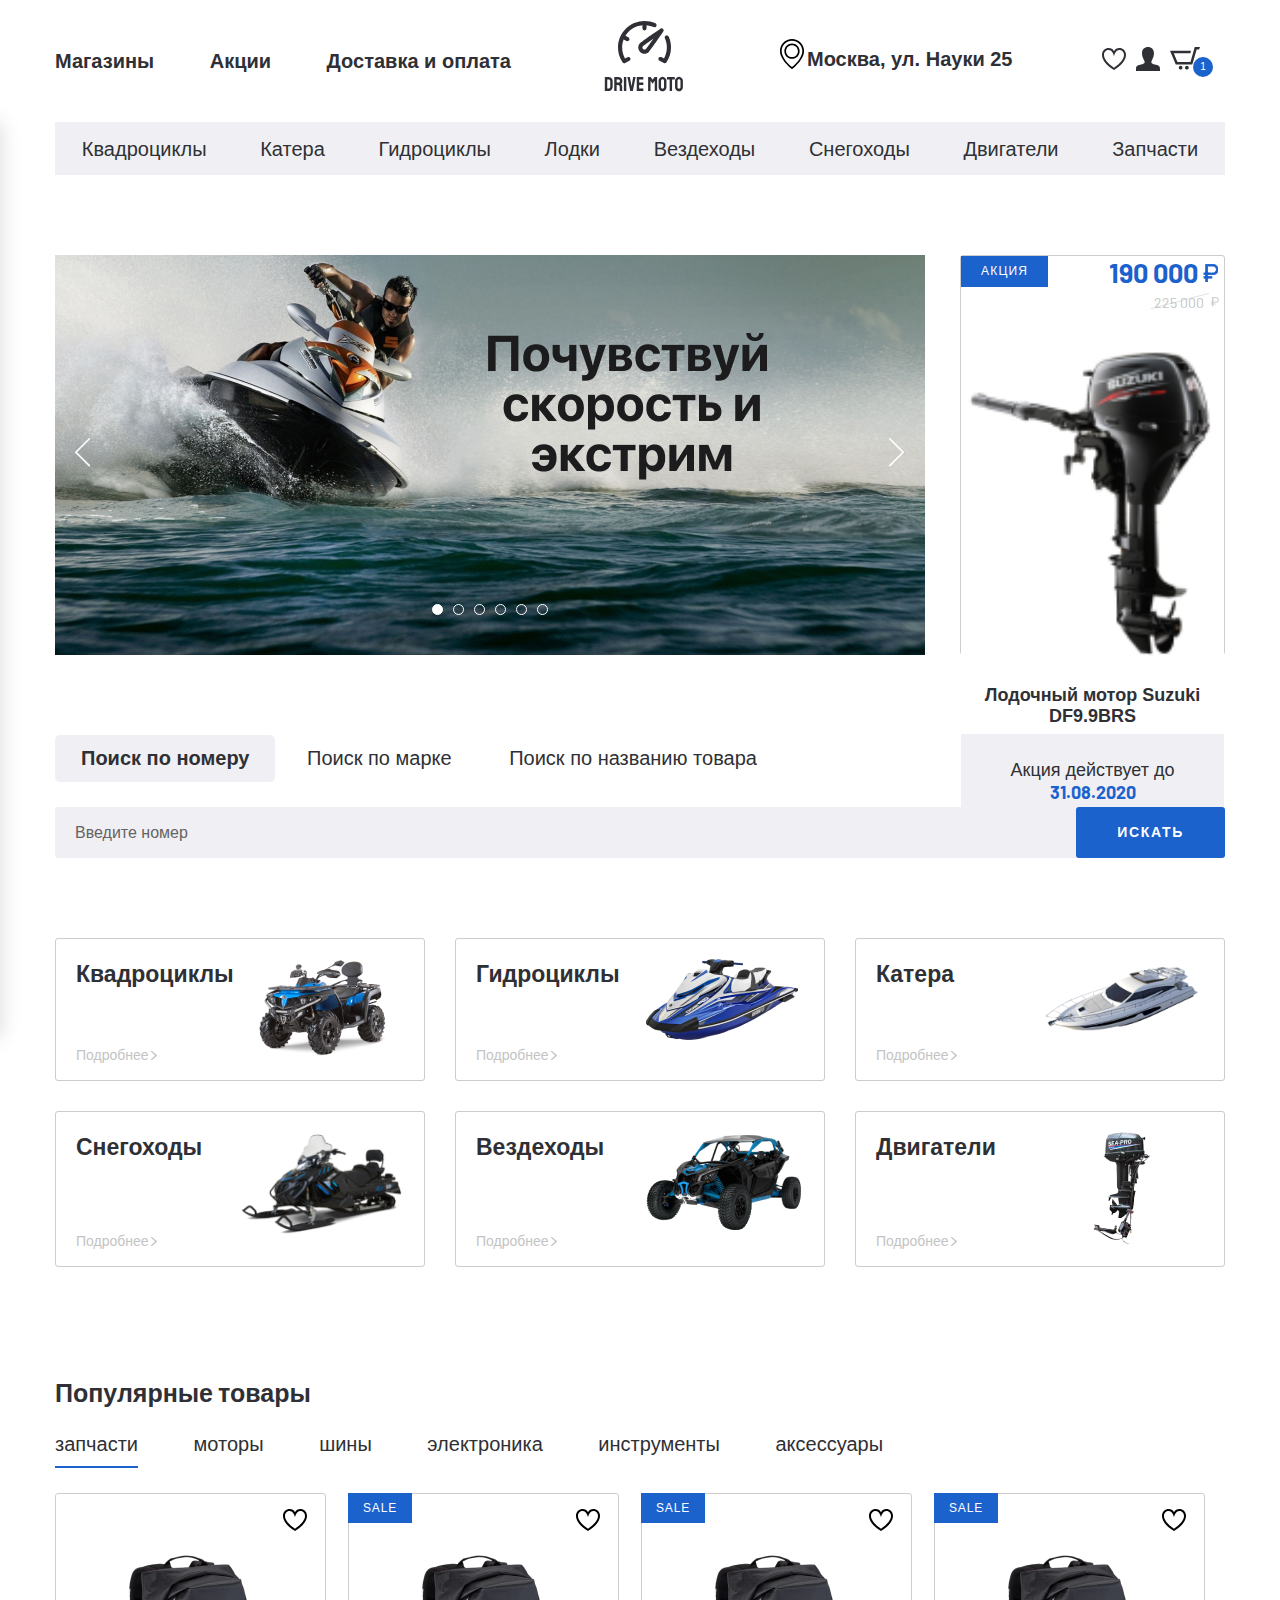
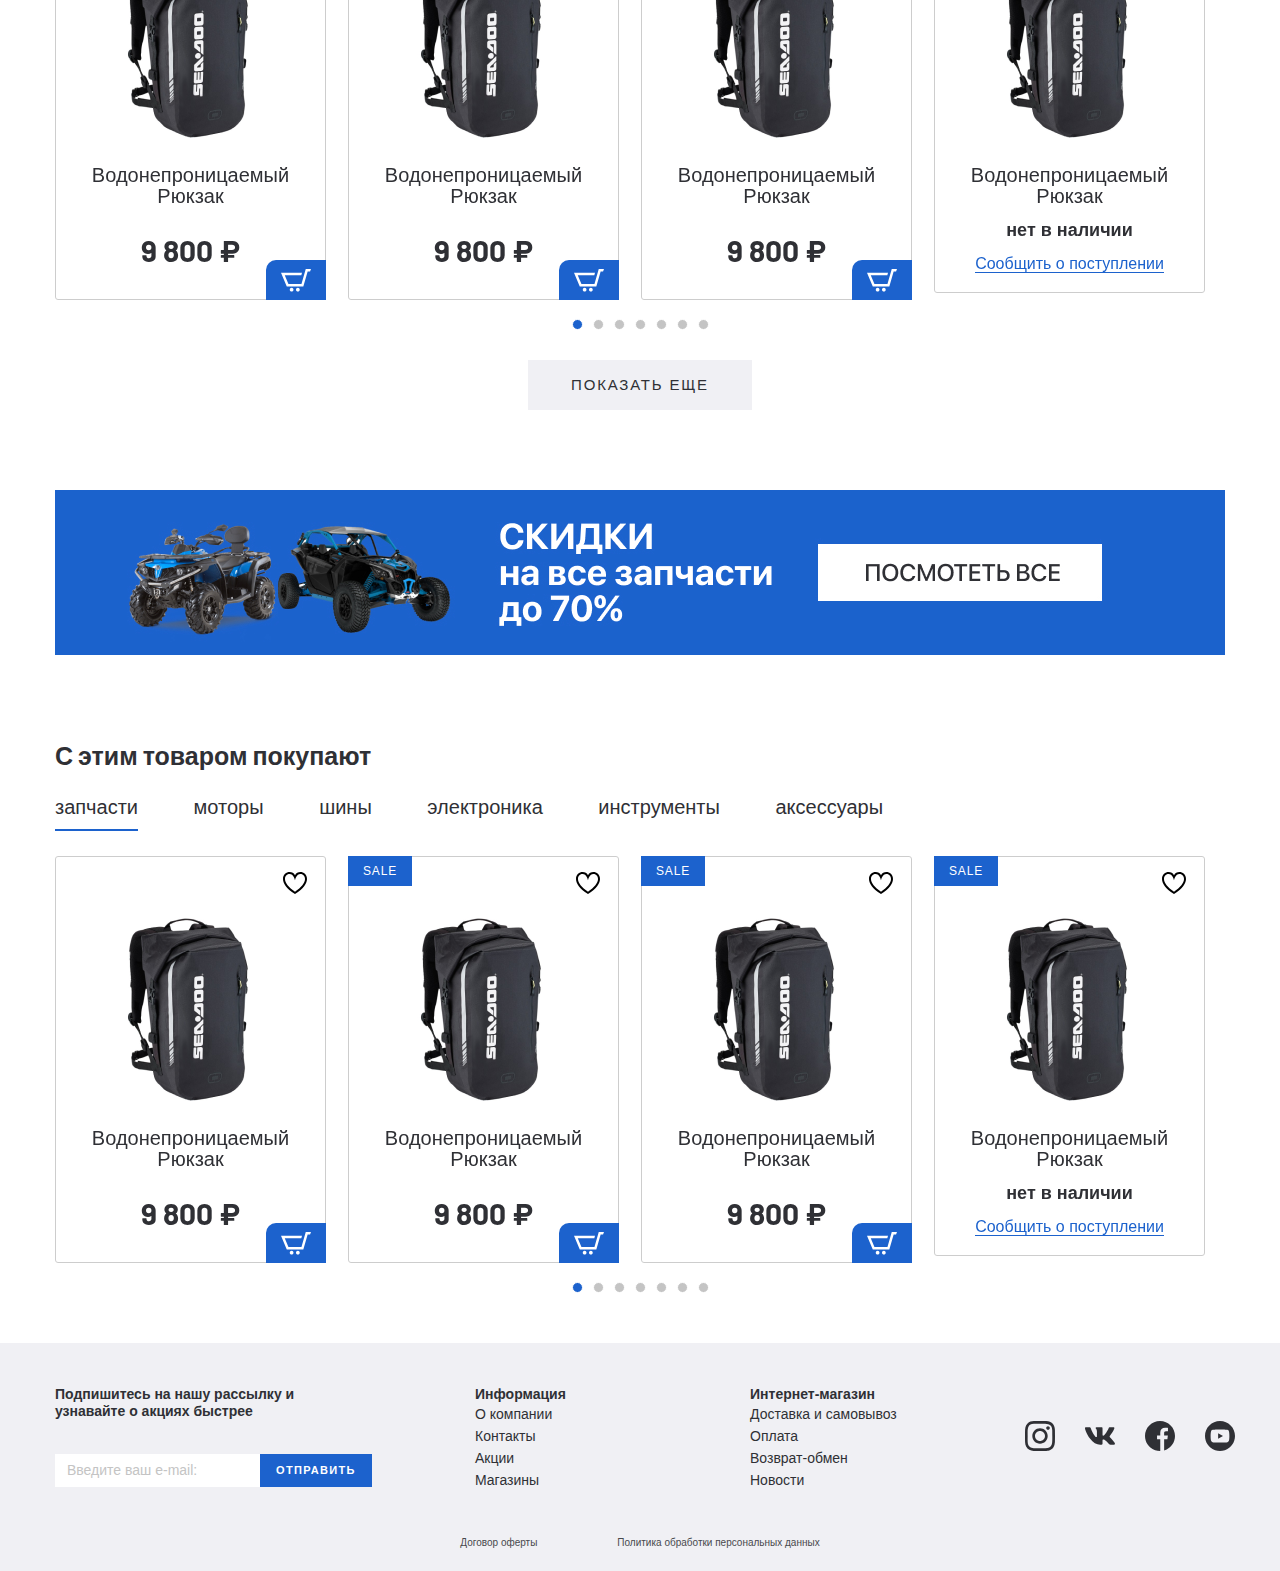
<file: lodki/index.html>
<!DOCTYPE html>
<html lang="ru">
<head>
    <meta charset="UTF-8">
    <meta http-equiv="X-UA-Compatible" content="IE=edge">
    <meta name="viewport" content="width=device-width, initial-scale=1.0">
    <title>Drive Moto</title>
    <link rel="preconnect" href="https://fonts.gstatic.com">
    <link href="https://fonts.googleapis.com/css2?family=Barlow:wght@400;700&display=swap" rel="stylesheet">
    <link rel="stylesheet" href="css/style.min.css">
</head>
<body>

    <header class="header">
        <div class="header__top">
            <div class="container">
                <div class="header__top-inner">
                    <nav class="menu">
                        <button class="menu__btn">
                            <div class="menu__btn-line"></div>
                            <div class="menu__btn-line"></div>
                            <div class="menu__btn-line"></div>
                        </button>    
                        <ul class="menu__list">
                            <li class="menu__item">
                                <a href="#" class="menu__link">Магазины</a>
                            </li>
                            <li class="menu__item">
                                <a href="#" class="menu__link">Акции</a>
                            </li>
                            <li class="menu__item">
                                <a href="#" class="menu__link">Доставка и оплата</a>
                            </li>
                        </ul>
                    </nav>
                    <a href="#" class="logo">
                        <img class="logo__img" src="images/logo.svg" alt="logo">
                    </a>
                    <div class="header__box">
                        <div class="header__address">
                            <p>
                                Москва,  ул. Науки  25
                            </p>
                        </div>
                        <ul class="user-list">
                            <li class="user-list__item">
                                <a href="#" class="user-list__link">
                                    <img src="images/heart.svg" alt="heart">
                                </a>
                            </li>
                            <li class="user-list__item">
                                <a href="#" class="user-list__link">
                                    <img src="images/user.svg" alt="user">
                                </a>
                            </li>
                            <li class="user-list__item">
                                <a href="#" class="user-list__link cart">
                                    <img src="images/cart.svg" alt="cart">
                                    <p class="cart__num">1</p>
                                </a>
                            </li>
                        </ul>
                    </div>    
                </div>        
            </div>
        </div>
        <ul class="menu-mobile__list">
            <li class="menu-mobile__item">
                <a class="menu-mobile__link" href="#">
                    <img class="menu-mobile__img" src="images/user.svg" alt="img">
                    <p>Войти</p>    
                </a>
            </li>
            <li class="menu-mobile__item">
                <a class="menu-mobile__link" href="#">
                    <img class="menu-mobile__img" src="images/user.svg" alt="img">
                    <p>Регистрация</p>    
                </a>
            </li>
            <li class="menu-mobile__item">
                <a class="menu-mobile__link" href="#">
                    <img class="menu-mobile__img" src="images/heart.svg" alt="img">
                    <p>Избранное</p>    
                </a>
            </li>
            <li class="menu-mobile__item">
                <a class="menu-mobile__link" href="#">
                    <img class="menu-mobile__img" src="images/cart.svg" alt="img">
                    <p>Корзина</p>    
                </a>
            </li>
            <li class="menu-mobile__item">
                <a class="menu-mobile__link" href="#">
                    <img class="menu-mobile__img" src="images/shop.svg" alt="img">
                    <p>Магазины</p>    
                </a>
            </li>
            <li class="menu-mobile__item">
                <a class="menu-mobile__link" href="#">
                    <img class="menu-mobile__img" src="images/percent.svg" alt="img">
                    <p>Акции</p>    
                </a>
            </li>
            <li class="menu-mobile__item">
                <a class="menu-mobile__link" href="#">
                    <img class="menu-mobile__img" src="images/money.svg" alt="img">
                    <p>Доставка и оплата</p>    
                </a>
            </li>
            <li class="menu-mobile__item">
                <a class="menu-mobile__link" href="#">
                    <p>Квадроциклы</p>    
                </a>
            </li>
            <li class="menu-mobile__item">
                <a class="menu-mobile__link" href="#">
                    <p>Катера</p>    
                </a>
            </li>
            <li class="menu-mobile__item">
                <a class="menu-mobile__link" href="/lodki/catalog.html">
                    <p>Гидроциклы</p>    
                </a>
            </li>
            <li class="menu-mobile__item">
                <a class="menu-mobile__link" href="#">
                    <p>Лодки</p>    
                </a>
            </li>
            <li class="menu-mobile__item">
                <a class="menu-mobile__link" href="#">
                    <p>Вездеходы</p>    
                </a>
            </li>
            <li class="menu-mobile__item">
                <a class="menu-mobile__link" href="#">
                    <p>Снегоходы</p>    
                </a>
            </li>
            <li class="menu-mobile__item">
                <a class="menu-mobile__link" href="#">
                    <p>Двигатели</p>    
                </a>
            </li>
            <li class="menu-mobile__item">
                <a class="menu-mobile__link" href="#">
                    <p>Запчасти</p>    
                </a>
            </li>
        </ul>
        <div class="menu__mobile-linewrapper">
            <ul class="menu__mobile-line">
                <li class="menu__item">
                    <a href="#" class="menu__link">Магазины</a>
                </li>
                <li class="menu__item">
                    <a href="#" class="menu__link">Акции</a>
                </li>
                <li class="menu__item">
                    <a href="#" class="menu__link">Доставка и оплата</a>
                </li> 
            </ul>
        </div>
        <div class="header__bottom">
            <div class="container">
                <ul class="menu-categories">
                        <li class="menu-categories__item">
                            <a href="#" class="menu-categories__link">Квадроциклы</a>
                        </li>
                        <li class="menu-categories__item">
                            <a href="#" class="menu-categories__link">Катера</a>
                        </li>
                        <li class="menu-categories__item">
                            <a href="/lodki/catalog.html" class="menu-categories__link">Гидроциклы</a>
                        </li>
                        <li class="menu-categories__item">
                            <a href="#" class="menu-categories__link">Лодки</a>
                        </li>
                        <li class="menu-categories__item">
                            <a href="#" class="menu-categories__link">Вездеходы</a>
                        </li>
                        <li class="menu-categories__item">
                            <a href="#" class="menu-categories__link">Снегоходы</a>
                        </li>
                        <li class="menu-categories__item">
                            <a href="#" class="menu-categories__link">Двигатели</a>
                        </li>
                        <li class="menu-categories__item">
                            <a href="#" class="menu-categories__link">Запчасти</a>
                        </li>
                    </ul>                
            </div>
        </div>
    </header>

   <section class="banner-section page-section">
       <div class="container">
           <div class="banner-section__inner">
               <div class="banner-section__slider">
                    <a href="#" class="banner-section__slider-item">
                        <img class="banner-section__slider-img" src="images/banner-slider.jpg" alt="img">
                    </a>
                    <a href="#" class="banner-section__slider-item">
                        <img class="banner-section__slider-img" src="images/banner-slider.jpg" alt="img">
                    </a>
                    <a href="#" class="banner-section__slider-item">
                        <img class="banner-section__slider-img" src="images/banner-slider.jpg" alt="img">
                    </a>
                    <a href="#" class="banner-section__slider-item">
                        <img class="banner-section__slider-img" src="images/banner-slider.jpg" alt="img">
                    </a>
                    <a href="#" class="banner-section__slider-item">
                        <img class="banner-section__slider-img" src="images/banner-slider.jpg" alt="img">
                    </a>
                    <a href="#" class="banner-section__slider-item">
                        <img class="banner-section__slider-img" src="images/banner-slider.jpg" alt="img">
                    </a>
               </div>
               
               <a href="#" class="banner-section__item sale-item">
                    <div class="sale-item__top">
                        <p class="sale-item__info">акция</p>
                        <div class="sale-item__price">
                            <div class="sale-item__price-new">190 000</div>
                            <div class="sale-item__price-old">225 000</div>
                        </div>
                    </div>
                    <img src="images/content/sale-1.png" alt="img" class="sale-item__img">
                    <h5 class="sale-item__title">
                        Лодочный мотор Suzuki DF9.9BRS
                    </h5>
                    <p class="sale-item__footer">
                        Акция действует до
                        <span>31.08.2020</span>
                    </p>
               </a>
           </div>
       </div>
   </section>

   <div class="search page-section">
       <div class="container">
           <div class="search__inner">
               <div class="search__tabs tabs-wrapper">
                   <div class="mobile-overflow">
                    <a class="tab search__tabs-item tab--active" href="#tab-1">Поиск по номеру</a>
                    <a class="tab search__tabs-item" href="#tab-2">Поиск по марке</a>
                    <a class="tab search__tabs-item" href="#tab-3">Поиск по названию товара</a>
                   </div>
            </div>
               <div class="search__content">
                   <div id="tab-1" class="tabs-content search__content-item tabs-content--active">
                       <form class="search__content-form">
                           <input class="search__content-input" type="text" placeholder="Введите номер">
                           <button class="search__content-btn" type="submit">искать</button>
                       </form>
                   </div>
                   <div id="tab-2" class="tabs-content search__content-item">
                    <form class="search__content-form">
                        <input class="search__content-input" type="text" placeholder="Введите марку">
                        <button class="search__content-btn" type="submit">искать</button>
                    </form>
                   </div>
                   <div id="tab-3" class="tabs-content search__content-item">
                    <form class="search__content-form">
                        <input class="search__content-input" type="text" placeholder="Введите название товара">
                        <button class="search__content-btn" type="submit">искать</button>
                    </form>
                   </div>
               </div>
           </div>
       </div>
   </div>

   <section class="categories page-section">
       <div class="container">
           <div class="categories__inner">
               <a href="#" class="categories__item">
                    <div class="categories__item-info">
                        <h4 class="categories__item-title">Квадроциклы</h4>
                        <p class="categories__item-text">Подробнее</p>
                    </div>
                    <div class="categories__item-img">
                        <img src="images/categories-1.png" alt="img">
                    </div>                   
               </a>
               <a href="/lodki/catalog.html" class="categories__item">
                    <div class="categories__item-info">
                        <h4 class="categories__item-title">Гидроциклы</h4>
                        <p class="categories__item-text">Подробнее</p>
                    </div>
                    <div class="categories__item-img">
                        <img src="images/categories-2.png" alt="img">
                    </div>   
               </a>
               <a href="#" class="categories__item">
                    <div class="categories__item-info">
                        <h4 class="categories__item-title">Катера</h4>
                        <p class="categories__item-text">Подробнее</p>
                    </div>
                    <div class="categories__item-img">
                        <img src="images/categories-3.png" alt="img">
                    </div>   
               </a>
               <a href="#" class="categories__item">
                    <div class="categories__item-info">
                        <h4 class="categories__item-title">Снегоходы</h4>
                        <p class="categories__item-text">Подробнее</p>
                    </div>
                    <div class="categories__item-img">
                        <img src="images/categories-4.png" alt="img">
                    </div>   
               </a>
               <a href="#" class="categories__item">
                    <div class="categories__item-info">
                        <h4 class="categories__item-title">Вездеходы</h4>
                        <p class="categories__item-text">Подробнее</p>
                    </div>
                    <div class="categories__item-img">
                        <img src="images/categories-5.png" alt="img">
                    </div>   
               </a>
               <a href="#" class="categories__item">
                    <div class="categories__item-info">
                        <h4 class="categories__item-title">Двигатели</h4>
                        <p class="categories__item-text">Подробнее</p>
                    </div>
                    <div class="categories__item-img">
                        <img src="images/categories-6.png" alt="img">
                    </div>   
               </a>
           </div>
       </div>
   </section>

   <section class="products">
       <div class="container">
            <div class="products__inner">
                <h3 class="products__title">Популярные товары</h3>
                <div class="tabs-wrapper">
                    <div class="tabs products__tabs mobile-overflow">
                        <a class="tab tab--active products__tab" href="#product-tab-1">запчасти</a>
                        <a class="tab products__tab" href="#product-tab-2">моторы</a>
                        <a class="tab products__tab" href="#product-tab-3">шины</a>
                        <a class="tab products__tab" href="#product-tab-4">электроника</a>
                        <a class="tab products__tab" href="#product-tab-5">инструменты</a>
                        <a class="tab products__tab" href="#product-tab-6">аксессуары</a>
                    </div>
                    </div>
                    <div class="tabs-conteiner products__container">
                        <div id="product-tab-1" class="tabs-content products__content tabs-content--active">
                            <div class="product-slider">
                                <div class="product-slider__item">
                                    <div class="product-item__wrapper">
                                        <button class="product-item__favorite"></button>
                                        <button class="product-item__cart">
                                            <img src="images/cart-white.svg" alt="cart">
                                        </button>  
                                        <a href="#" class="product-item__notify-link">
                                           <span>Сообщить о поступлении</span></a>     
                                        <a class="product-item" href="#" class="">
                                            <p class="product-item__hover-text">посмотреть товар</p>                                               
                                            <img src="images/content/product-1.png" alt="img" class="product-item__img">
                                            <h4 class="product-item__title">
                                                Водонепроницаемый Рюкзак
                                            </h4>
                                            <p class="price product-item__price">
                                                9 800 ₽
                                            </p>  
                                            <p class="product-item__notify-text">
                                                нет в наличии
                                            </p>                                          
                                        </a>
                                    </div>                                    
                                </div>
                                <div class="product-slider__item">
                                    <div class="product-item__wrapper">
                                        <button class="product-item__favorite"></button>
                                        <button class="product-item__cart">
                                            <img src="images/cart-white.svg" alt="cart">
                                        </button>  
                                        <a href="#" class="product-item__notify-link">
                                           <span>Сообщить о поступлении</span></a>     
                                        <a class="product-item product-item--sale" href="#" class="">
                                            <p class="product-item__hover-text">посмотреть товар</p>                                               
                                            <img src="images/content/product-1.png" alt="img" class="product-item__img">
                                            <h4 class="product-item__title">
                                                Водонепроницаемый Рюкзак
                                            </h4>
                                            <p class="price product-item__price">
                                                9 800 ₽
                                            </p>  
                                            <p class="product-item__notify-text">
                                                нет в наличии
                                            </p>                                          
                                        </a>
                                    </div>                                    
                                </div>
                                <div class="product-slider__item">
                                    <div class="product-item__wrapper">
                                        <button class="product-item__favorite"></button>
                                        <button class="product-item__cart">
                                            <img src="images/cart-white.svg" alt="cart">
                                        </button>  
                                        <a href="#" class="product-item__notify-link">
                                           <span>Сообщить о поступлении</span></a>     
                                        <a class="product-item product-item--sale" href="#" class="">
                                            <p class="product-item__hover-text">посмотреть товар</p>                                               
                                            <img src="images/content/product-1.png" alt="img" class="product-item__img">
                                            <h4 class="product-item__title">
                                                Водонепроницаемый Рюкзак
                                            </h4>
                                            <p class="price product-item__price">
                                                9 800 ₽
                                            </p>  
                                            <p class="product-item__notify-text">
                                                нет в наличии
                                            </p>                                          
                                        </a>
                                    </div>                                    
                                </div>
                                <div class="product-slider__item">
                                    <div class="product-item__wrapper product-item__not-available">
                                        <button class="product-item__favorite"></button>
                                        <button class="product-item__cart">
                                            <img src="images/cart-white.svg" alt="cart">
                                        </button>  
                                        <a href="#" class="product-item__notify-link">
                                           <span>Сообщить о поступлении</span></a>     
                                        <a class="product-item product-item--sale" href="#" class="">
                                            <p class="product-item__hover-text">посмотреть товар</p>                                               
                                            <img src="images/content/product-1.png" alt="img" class="product-item__img">
                                            <h4 class="product-item__title">
                                                Водонепроницаемый Рюкзак
                                            </h4>
                                            <p class="price product-item__price">
                                                9 800 ₽
                                            </p>  
                                            <p class="product-item__notify-text">
                                                нет в наличии
                                            </p>                                          
                                        </a>
                                    </div>                                    
                                </div>
                                <div class="product-slider__item">
                                    <div class="product-item__wrapper product-item__not-available">
                                        <button class="product-item__favorite"></button>
                                        <button class="product-item__cart">
                                            <img src="images/cart-white.svg" alt="cart">
                                        </button>  
                                        <a href="#" class="product-item__notify-link">
                                           <span>Сообщить о поступлении</span></a>     
                                        <a class="product-item product-item--sale" href="#" class="">
                                            <p class="product-item__hover-text">посмотреть товар</p>                                               
                                            <img src="images/content/product-1.png" alt="img" class="product-item__img">
                                            <h4 class="product-item__title">
                                                Водонепроницаемый Рюкзак
                                            </h4>
                                            <p class="price product-item__price">
                                                9 800 ₽
                                            </p>  
                                            <p class="product-item__notify-text">
                                                нет в наличии
                                            </p>                                          
                                        </a>
                                    </div>                                    
                                </div>
                                <div class="product-slider__item">
                                    <div class="product-item__wrapper product-item__not-available">
                                        <button class="product-item__favorite"></button>
                                        <button class="product-item__cart">
                                            <img src="images/cart-white.svg" alt="cart">
                                        </button>  
                                        <a href="#" class="product-item__notify-link">
                                           <span>Сообщить о поступлении</span></a>     
                                        <a class="product-item product-item--sale" href="#" class="">
                                            <p class="product-item__hover-text">посмотреть товар</p>                                               
                                            <img src="images/content/product-1.png" alt="img" class="product-item__img">
                                            <h4 class="product-item__title">
                                                Водонепроницаемый Рюкзак
                                            </h4>
                                            <p class="price product-item__price">
                                                9 800 ₽
                                            </p>  
                                            <p class="product-item__notify-text">
                                                нет в наличии
                                            </p>                                          
                                        </a>
                                    </div>                                    
                                </div>
                                <div class="product-slider__item">
                                    <div class="product-item__wrapper product-item__not-available">
                                        <button class="product-item__favorite"></button>
                                        <button class="product-item__cart">
                                            <img src="images/cart-white.svg" alt="cart">
                                        </button>  
                                        <a href="#" class="product-item__notify-link">
                                           <span>Сообщить о поступлении</span></a>     
                                        <a class="product-item product-item--sale" href="#" class="">
                                            <p class="product-item__hover-text">посмотреть товар</p>                                               
                                            <img src="images/content/product-1.png" alt="img" class="product-item__img">
                                            <h4 class="product-item__title">
                                                Водонепроницаемый Рюкзак
                                            </h4>
                                            <p class="price product-item__price">
                                                9 800 ₽
                                            </p>  
                                            <p class="product-item__notify-text">
                                                нет в наличии
                                            </p>                                          
                                        </a>
                                    </div>                                    
                                </div>
                            </div>
                        </div>
                        <div id="product-tab-2" class="tabs-content products__content">
                            <div class="product-slider">
                                <div class="product-slider__item">
                                    <div class="product-item__wrapper">
                                        <button class="product-item__favorite"></button>
                                        <button class="product-item__cart">
                                            <img src="images/cart-white.svg" alt="cart">
                                        </button>  
                                        <a href="#" class="product-item__notify-link">
                                           <span>Сообщить о поступлении</span></a>     
                                        <a class="product-item" href="#" class="">
                                            <p class="product-item__hover-text">посмотреть товар</p>                                               
                                            <img src="images/content/product-1.png" alt="img" class="product-item__img">
                                            <h4 class="product-item__title">
                                                Водонепроницаемый Рюкзак
                                            </h4>
                                            <p class="price product-item__price">
                                                9 800 ₽
                                            </p>  
                                            <p class="product-item__notify-text">
                                                нет в наличии
                                            </p>                                          
                                        </a>
                                    </div>                                    
                                </div>
                                <div class="product-slider__item">
                                    <div class="product-item__wrapper">
                                        <button class="product-item__favorite"></button>
                                        <button class="product-item__cart">
                                            <img src="images/cart-white.svg" alt="cart">
                                        </button>  
                                        <a href="#" class="product-item__notify-link">
                                           <span>Сообщить о поступлении</span></a>     
                                        <a class="product-item product-item--sale" href="#" class="">
                                            <p class="product-item__hover-text">посмотреть товар</p>                                               
                                            <img src="images/content/product-1.png" alt="img" class="product-item__img">
                                            <h4 class="product-item__title">
                                                Водонепроницаемый Рюкзак
                                            </h4>
                                            <p class="price product-item__price">
                                                9 800 ₽
                                            </p>  
                                            <p class="product-item__notify-text">
                                                нет в наличии
                                            </p>                                          
                                        </a>
                                    </div>                                    
                                </div>
                                <div class="product-slider__item">
                                    <div class="product-item__wrapper">
                                        <button class="product-item__favorite"></button>
                                        <button class="product-item__cart">
                                            <img src="images/cart-white.svg" alt="cart">
                                        </button>  
                                        <a href="#" class="product-item__notify-link">
                                           <span>Сообщить о поступлении</span></a>     
                                        <a class="product-item product-item--sale" href="#" class="">
                                            <p class="product-item__hover-text">посмотреть товар</p>                                               
                                            <img src="images/content/product-1.png" alt="img" class="product-item__img">
                                            <h4 class="product-item__title">
                                                Водонепроницаемый Рюкзак
                                            </h4>
                                            <p class="price product-item__price">
                                                9 800 ₽
                                            </p>  
                                            <p class="product-item__notify-text">
                                                нет в наличии
                                            </p>                                          
                                        </a>
                                    </div>                                    
                                </div>
                                <div class="product-slider__item">
                                    <div class="product-item__wrapper product-item__not-available">
                                        <button class="product-item__favorite"></button>
                                        <button class="product-item__cart">
                                            <img src="images/cart-white.svg" alt="cart">
                                        </button>  
                                        <a href="#" class="product-item__notify-link">
                                           <span>Сообщить о поступлении</span></a>     
                                        <a class="product-item product-item--sale" href="#" class="">
                                            <p class="product-item__hover-text">посмотреть товар</p>                                               
                                            <img src="images/content/product-1.png" alt="img" class="product-item__img">
                                            <h4 class="product-item__title">
                                                Водонепроницаемый Рюкзак
                                            </h4>
                                            <p class="price product-item__price">
                                                9 800 ₽
                                            </p>  
                                            <p class="product-item__notify-text">
                                                нет в наличии
                                            </p>                                          
                                        </a>
                                    </div>                                    
                                </div>
                                <div class="product-slider__item">
                                    <div class="product-item__wrapper product-item__not-available">
                                        <button class="product-item__favorite"></button>
                                        <button class="product-item__cart">
                                            <img src="images/cart-white.svg" alt="cart">
                                        </button>  
                                        <a href="#" class="product-item__notify-link">
                                           <span>Сообщить о поступлении</span></a>     
                                        <a class="product-item product-item--sale" href="#" class="">
                                            <p class="product-item__hover-text">посмотреть товар</p>                                               
                                            <img src="images/content/product-1.png" alt="img" class="product-item__img">
                                            <h4 class="product-item__title">
                                                Водонепроницаемый Рюкзак
                                            </h4>
                                            <p class="price product-item__price">
                                                9 800 ₽
                                            </p>  
                                            <p class="product-item__notify-text">
                                                нет в наличии
                                            </p>                                          
                                        </a>
                                    </div>                                    
                                </div>
                                <div class="product-slider__item">
                                    <div class="product-item__wrapper product-item__not-available">
                                        <button class="product-item__favorite"></button>
                                        <button class="product-item__cart">
                                            <img src="images/cart-white.svg" alt="cart">
                                        </button>  
                                        <a href="#" class="product-item__notify-link">
                                           <span>Сообщить о поступлении</span></a>     
                                        <a class="product-item product-item--sale" href="#" class="">
                                            <p class="product-item__hover-text">посмотреть товар</p>                                               
                                            <img src="images/content/product-1.png" alt="img" class="product-item__img">
                                            <h4 class="product-item__title">
                                                Водонепроницаемый Рюкзак
                                            </h4>
                                            <p class="price product-item__price">
                                                9 800 ₽
                                            </p>  
                                            <p class="product-item__notify-text">
                                                нет в наличии
                                            </p>                                          
                                        </a>
                                    </div>                                    
                                </div>
                                <div class="product-slider__item">
                                    <div class="product-item__wrapper product-item__not-available">
                                        <button class="product-item__favorite"></button>
                                        <button class="product-item__cart">
                                            <img src="images/cart-white.svg" alt="cart">
                                        </button>  
                                        <a href="#" class="product-item__notify-link">
                                           <span>Сообщить о поступлении</span></a>     
                                        <a class="product-item product-item--sale" href="#" class="">
                                            <p class="product-item__hover-text">посмотреть товар</p>                                               
                                            <img src="images/content/product-1.png" alt="img" class="product-item__img">
                                            <h4 class="product-item__title">
                                                Водонепроницаемый Рюкзак
                                            </h4>
                                            <p class="price product-item__price">
                                                9 800 ₽
                                            </p>  
                                            <p class="product-item__notify-text">
                                                нет в наличии
                                            </p>                                          
                                        </a>
                                    </div>                                    
                                </div>
                            </div>
                        </div>
                        <div id="product-tab-3" class="tabs-content products__content">slider-3</div>
                        <div id="product-tab-4" class="tabs-content products__content">slider-4</div>
                        <div id="product-tab-5" class="tabs-content products__content">slider-5</div>
                        <div id="product-tab-6" class="tabs-content products__content">slider-6</div>
                    </div>                
                <div class="product__more">
                    <a  class="product__more-link" href="#">Показать еще</a>
                </div>
            </div>
       </div>
   </section>

   <div class="banner">
       <div class="container">
            <a class="banner__link" href="#">
                <img src="images/content/banner.jpg" alt="banner">    
            </a>
       </div>
   </div>
   
   <section class="products">
    <div class="container">
         <div class="products__inner">
             <h3 class="products__title">С этим товаром покупают</h3>
             <div class="tabs-wrapper">
                 <div class="tabs products__tabs mobile-overflow">
                     <a class="tab tab--active products__tab" href="#popular-tab-1">запчасти</a>
                     <a class="tab products__tab" href="#popular-tab-2">моторы</a>
                     <a class="tab products__tab" href="#popular-tab-3">шины</a>
                     <a class="tab products__tab" href="#popular-tab-4">электроника</a>
                     <a class="tab products__tab" href="#popular-tab-5">инструменты</a>
                     <a class="tab products__tab" href="#popular-tab-6">аксессуары</a>
                 </div>
                </div> 
                 <div class="tabs-conteiner products__container">
                     <div id="popular-tab-1" class="tabs-content products__content tabs-content--active">
                         <div class="product-slider">
                             <div class="product-slider__item">
                                 <div class="product-item__wrapper">
                                     <button class="product-item__favorite"></button>
                                     <button class="product-item__cart">
                                         <img src="images/cart-white.svg" alt="cart">
                                     </button>  
                                     <a href="#" class="product-item__notify-link">
                                        <span>Сообщить о поступлении</span></a>     
                                     <a class="product-item" href="#" class="">
                                         <p class="product-item__hover-text">посмотреть товар</p>                                               
                                         <img src="images/content/product-1.png" alt="img" class="product-item__img">
                                         <h4 class="product-item__title">
                                             Водонепроницаемый Рюкзак
                                         </h4>
                                         <p class="price product-item__price">
                                             9 800 ₽
                                         </p>  
                                         <p class="product-item__notify-text">
                                             нет в наличии
                                         </p>                                          
                                     </a>
                                 </div>                                    
                             </div>
                             <div class="product-slider__item">
                                 <div class="product-item__wrapper">
                                     <button class="product-item__favorite"></button>
                                     <button class="product-item__cart">
                                         <img src="images/cart-white.svg" alt="cart">
                                     </button>  
                                     <a href="#" class="product-item__notify-link">
                                        <span>Сообщить о поступлении</span></a>     
                                     <a class="product-item product-item--sale" href="#" class="">
                                         <p class="product-item__hover-text">посмотреть товар</p>                                               
                                         <img src="images/content/product-1.png" alt="img" class="product-item__img">
                                         <h4 class="product-item__title">
                                             Водонепроницаемый Рюкзак
                                         </h4>
                                         <p class="price product-item__price">
                                             9 800 ₽
                                         </p>  
                                         <p class="product-item__notify-text">
                                             нет в наличии
                                         </p>                                          
                                     </a>
                                 </div>                                    
                             </div>
                             <div class="product-slider__item">
                                 <div class="product-item__wrapper">
                                     <button class="product-item__favorite"></button>
                                     <button class="product-item__cart">
                                         <img src="images/cart-white.svg" alt="cart">
                                     </button>  
                                     <a href="#" class="product-item__notify-link">
                                        <span>Сообщить о поступлении</span></a>     
                                     <a class="product-item product-item--sale" href="#" class="">
                                         <p class="product-item__hover-text">посмотреть товар</p>                                               
                                         <img src="images/content/product-1.png" alt="img" class="product-item__img">
                                         <h4 class="product-item__title">
                                             Водонепроницаемый Рюкзак
                                         </h4>
                                         <p class="price product-item__price">
                                             9 800 ₽
                                         </p>  
                                         <p class="product-item__notify-text">
                                             нет в наличии
                                         </p>                                          
                                     </a>
                                 </div>                                    
                             </div>
                             <div class="product-slider__item">
                                 <div class="product-item__wrapper product-item__not-available">
                                     <button class="product-item__favorite"></button>
                                     <button class="product-item__cart">
                                         <img src="images/cart-white.svg" alt="cart">
                                     </button>  
                                     <a href="#" class="product-item__notify-link">
                                        <span>Сообщить о поступлении</span></a>     
                                     <a class="product-item product-item--sale" href="#" class="">
                                         <p class="product-item__hover-text">посмотреть товар</p>                                               
                                         <img src="images/content/product-1.png" alt="img" class="product-item__img">
                                         <h4 class="product-item__title">
                                             Водонепроницаемый Рюкзак
                                         </h4>
                                         <p class="price product-item__price">
                                             9 800 ₽
                                         </p>  
                                         <p class="product-item__notify-text">
                                             нет в наличии
                                         </p>                                          
                                     </a>
                                 </div>                                    
                             </div>
                             <div class="product-slider__item">
                                 <div class="product-item__wrapper product-item__not-available">
                                     <button class="product-item__favorite"></button>
                                     <button class="product-item__cart">
                                         <img src="images/cart-white.svg" alt="cart">
                                     </button>  
                                     <a href="#" class="product-item__notify-link">
                                        <span>Сообщить о поступлении</span></a>     
                                     <a class="product-item product-item--sale" href="#" class="">
                                         <p class="product-item__hover-text">посмотреть товар</p>                                               
                                         <img src="images/content/product-1.png" alt="img" class="product-item__img">
                                         <h4 class="product-item__title">
                                             Водонепроницаемый Рюкзак
                                         </h4>
                                         <p class="price product-item__price">
                                             9 800 ₽
                                         </p>  
                                         <p class="product-item__notify-text">
                                             нет в наличии
                                         </p>                                          
                                     </a>
                                 </div>                                    
                             </div>
                             <div class="product-slider__item">
                                 <div class="product-item__wrapper product-item__not-available">
                                     <button class="product-item__favorite"></button>
                                     <button class="product-item__cart">
                                         <img src="images/cart-white.svg" alt="cart">
                                     </button>  
                                     <a href="#" class="product-item__notify-link">
                                        <span>Сообщить о поступлении</span></a>     
                                     <a class="product-item product-item--sale" href="#" class="">
                                         <p class="product-item__hover-text">посмотреть товар</p>                                               
                                         <img src="images/content/product-1.png" alt="img" class="product-item__img">
                                         <h4 class="product-item__title">
                                             Водонепроницаемый Рюкзак
                                         </h4>
                                         <p class="price product-item__price">
                                             9 800 ₽
                                         </p>  
                                         <p class="product-item__notify-text">
                                             нет в наличии
                                         </p>                                          
                                     </a>
                                 </div>                                    
                             </div>
                             <div class="product-slider__item">
                                 <div class="product-item__wrapper product-item__not-available">
                                     <button class="product-item__favorite"></button>
                                     <button class="product-item__cart">
                                         <img src="images/cart-white.svg" alt="cart">
                                     </button>  
                                     <a href="#" class="product-item__notify-link">
                                        <span>Сообщить о поступлении</span></a>     
                                     <a class="product-item product-item--sale" href="#" class="">
                                         <p class="product-item__hover-text">посмотреть товар</p>                                               
                                         <img src="images/content/product-1.png" alt="img" class="product-item__img">
                                         <h4 class="product-item__title">
                                             Водонепроницаемый Рюкзак
                                         </h4>
                                         <p class="price product-item__price">
                                             9 800 ₽
                                         </p>  
                                         <p class="product-item__notify-text">
                                             нет в наличии
                                         </p>                                          
                                     </a>
                                 </div>                                    
                             </div>
                         </div>
                     </div>
                     <div id="popular-tab-2" class="tabs-content products__content">
                         <div class="product-slider">
                             <div class="product-slider__item">
                                 <div class="product-item__wrapper">
                                     <button class="product-item__favorite"></button>
                                     <button class="product-item__cart">
                                         <img src="images/cart-white.svg" alt="cart">
                                     </button>  
                                     <a href="#" class="product-item__notify-link">
                                        <span>Сообщить о поступлении</span></a>     
                                     <a class="product-item" href="#" class="">
                                         <p class="product-item__hover-text">посмотреть товар</p>                                               
                                         <img src="images/content/product-1.png" alt="img" class="product-item__img">
                                         <h4 class="product-item__title">
                                             Водонепроницаемый Рюкзак
                                         </h4>
                                         <p class="price product-item__price">
                                             9 800 ₽
                                         </p>  
                                         <p class="product-item__notify-text">
                                             нет в наличии
                                         </p>                                          
                                     </a>
                                 </div>                                    
                             </div>
                             <div class="product-slider__item">
                                 <div class="product-item__wrapper">
                                     <button class="product-item__favorite"></button>
                                     <button class="product-item__cart">
                                         <img src="images/cart-white.svg" alt="cart">
                                     </button>  
                                     <a href="#" class="product-item__notify-link">
                                        <span>Сообщить о поступлении</span></a>     
                                     <a class="product-item product-item--sale" href="#" class="">
                                         <p class="product-item__hover-text">посмотреть товар</p>                                               
                                         <img src="images/content/product-1.png" alt="img" class="product-item__img">
                                         <h4 class="product-item__title">
                                             Водонепроницаемый Рюкзак
                                         </h4>
                                         <p class="price product-item__price">
                                             9 800 ₽
                                         </p>  
                                         <p class="product-item__notify-text">
                                             нет в наличии
                                         </p>                                          
                                     </a>
                                 </div>                                    
                             </div>
                             <div class="product-slider__item">
                                 <div class="product-item__wrapper">
                                     <button class="product-item__favorite"></button>
                                     <button class="product-item__cart">
                                         <img src="images/cart-white.svg" alt="cart">
                                     </button>  
                                     <a href="#" class="product-item__notify-link">
                                        <span>Сообщить о поступлении</span></a>     
                                     <a class="product-item product-item--sale" href="#" class="">
                                         <p class="product-item__hover-text">посмотреть товар</p>                                               
                                         <img src="images/content/product-1.png" alt="img" class="product-item__img">
                                         <h4 class="product-item__title">
                                             Водонепроницаемый Рюкзак
                                         </h4>
                                         <p class="price product-item__price">
                                             9 800 ₽
                                         </p>  
                                         <p class="product-item__notify-text">
                                             нет в наличии
                                         </p>                                          
                                     </a>
                                 </div>                                    
                             </div>
                             <div class="product-slider__item">
                                 <div class="product-item__wrapper product-item__not-available">
                                     <button class="product-item__favorite"></button>
                                     <button class="product-item__cart">
                                         <img src="images/cart-white.svg" alt="cart">
                                     </button>  
                                     <a href="#" class="product-item__notify-link">
                                        <span>Сообщить о поступлении</span></a>     
                                     <a class="product-item product-item--sale" href="#" class="">
                                         <p class="product-item__hover-text">посмотреть товар</p>                                               
                                         <img src="images/content/product-1.png" alt="img" class="product-item__img">
                                         <h4 class="product-item__title">
                                             Водонепроницаемый Рюкзак
                                         </h4>
                                         <p class="price product-item__price">
                                             9 800 ₽
                                         </p>  
                                         <p class="product-item__notify-text">
                                             нет в наличии
                                         </p>                                          
                                     </a>
                                 </div>                                    
                             </div>
                             <div class="product-slider__item">
                                 <div class="product-item__wrapper product-item__not-available">
                                     <button class="product-item__favorite"></button>
                                     <button class="product-item__cart">
                                         <img src="images/cart-white.svg" alt="cart">
                                     </button>  
                                     <a href="#" class="product-item__notify-link">
                                        <span>Сообщить о поступлении</span></a>     
                                     <a class="product-item product-item--sale" href="#" class="">
                                         <p class="product-item__hover-text">посмотреть товар</p>                                               
                                         <img src="images/content/product-1.png" alt="img" class="product-item__img">
                                         <h4 class="product-item__title">
                                             Водонепроницаемый Рюкзак
                                         </h4>
                                         <p class="price product-item__price">
                                             9 800 ₽
                                         </p>  
                                         <p class="product-item__notify-text">
                                             нет в наличии
                                         </p>                                          
                                     </a>
                                 </div>                                    
                             </div>
                             <div class="product-slider__item">
                                 <div class="product-item__wrapper product-item__not-available">
                                     <button class="product-item__favorite"></button>
                                     <button class="product-item__cart">
                                         <img src="images/cart-white.svg" alt="cart">
                                     </button>  
                                     <a href="#" class="product-item__notify-link">
                                        <span>Сообщить о поступлении</span></a>     
                                     <a class="product-item product-item--sale" href="#" class="">
                                         <p class="product-item__hover-text">посмотреть товар</p>                                               
                                         <img src="images/content/product-1.png" alt="img" class="product-item__img">
                                         <h4 class="product-item__title">
                                             Водонепроницаемый Рюкзак
                                         </h4>
                                         <p class="price product-item__price">
                                             9 800 ₽
                                         </p>  
                                         <p class="product-item__notify-text">
                                             нет в наличии
                                         </p>                                          
                                     </a>
                                 </div>                                    
                             </div>
                             <div class="product-slider__item">
                                 <div class="product-item__wrapper product-item__not-available">
                                     <button class="product-item__favorite"></button>
                                     <button class="product-item__cart">
                                         <img src="images/cart-white.svg" alt="cart">
                                     </button>  
                                     <a href="#" class="product-item__notify-link">
                                        <span>Сообщить о поступлении</span></a>     
                                     <a class="product-item product-item--sale" href="#" class="">
                                         <p class="product-item__hover-text">посмотреть товар</p>                                               
                                         <img src="images/content/product-1.png" alt="img" class="product-item__img">
                                         <h4 class="product-item__title">
                                             Водонепроницаемый Рюкзак
                                         </h4>
                                         <p class="price product-item__price">
                                             9 800 ₽
                                         </p>  
                                         <p class="product-item__notify-text">
                                             нет в наличии
                                         </p>                                          
                                     </a>
                                 </div>                                    
                             </div>
                         </div>
                     </div>
                     <div id="popular-tab-3" class="tabs-content products__content">slider-3</div>
                     <div id="popular-tab-4" class="tabs-content products__content">slider-4</div>
                     <div id="popular-tab-5" class="tabs-content products__content">slider-5</div>
                     <div id="popular-tab-6" class="tabs-content products__content">slider-6</div>
                 </div>             
         </div>
    </div>
</section>

<footer class="footer">
    <div class="container">
        <div class="footer__top">
            <div class="footer__top-inner">
                <div class="footer__top-item footer__top-newslatter">
                    <h6 class="footer__top-title">
                        Подпишитесь на нашу рассылку 
                        и узнавайте о акцияx быстрее
                    </h6>   
                    <form action="/" class="footer-form">
                        <input class="footer-form__input" type="text" placeholder="Введите ваш e-mail:">
                        <button class="footer-form__btn" type="submit">Отправить</button>
                    </form> 
                </div>
                <div class="footer__top-item footer__top-itemdrop">
                    <h6 class="footer__top-title footer__topdrop">
                        Информация
                    </h6>
                    <ul class="footer-list">
                        <li class="footer-list__item"><a href="#">О компании</a></li>
                        <li class="footer-list__item"><a href="#">Контакты</a></li>
                        <li class="footer-list__item"><a href="#">Акции</a></li>
                        <li class="footer-list__item"><a href="#">Магазины</a></li>
                    </ul>
                </div>
                <div class="footer__top-item ">
                    <h6 class="footer__top-title footer__topdrop">
                        Интернет-магазин
                    </h6>
                    <ul class="footer-list">
                        <li class="footer-list__item"><a href="#">Доставка и самовывоз</a></li>
                        <li class="footer-list__item"><a href="#">Оплата</a></li>
                        <li class="footer-list__item"><a href="#">Возврат-обмен</a></li>
                        <li class="footer-list__item"><a href="#">Новости</a></li>
                    </ul>
                </div>
                <div class="footer__top-item footer__top-social">
                    <ul class="social-list">
                        <li class="social-list__item">
                            <a href="">
                                <img src="images/instagram.svg" alt="">
                            </a>
                        </li>
                        <li class="social-list__item">
                            <a href="">
                                <img src="images/vk.svg" alt="">
                            </a>
                        </li>
                        <li class="social-list__item">
                            <a href="">
                                <img src="images/fb.svg" alt="">
                            </a>
                        </li>
                        <li class="social-list__item">
                            <a href="">
                                <img src="images/youtube.svg" alt="">
                            </a>
                        </li>
                    </ul>
                </div>
            </div>
        </div>
        <div class="footer__bottom">
            <a class="footer__bottom-link" href="#">Договор оферты</a>
            <a class="footer__bottom-link" href="#">Политика обработки персональных данных</a>
        </div>
    </div>
</footer>


    

    <script src="js/main.min.js"></script>
</body>
</html>
</file>
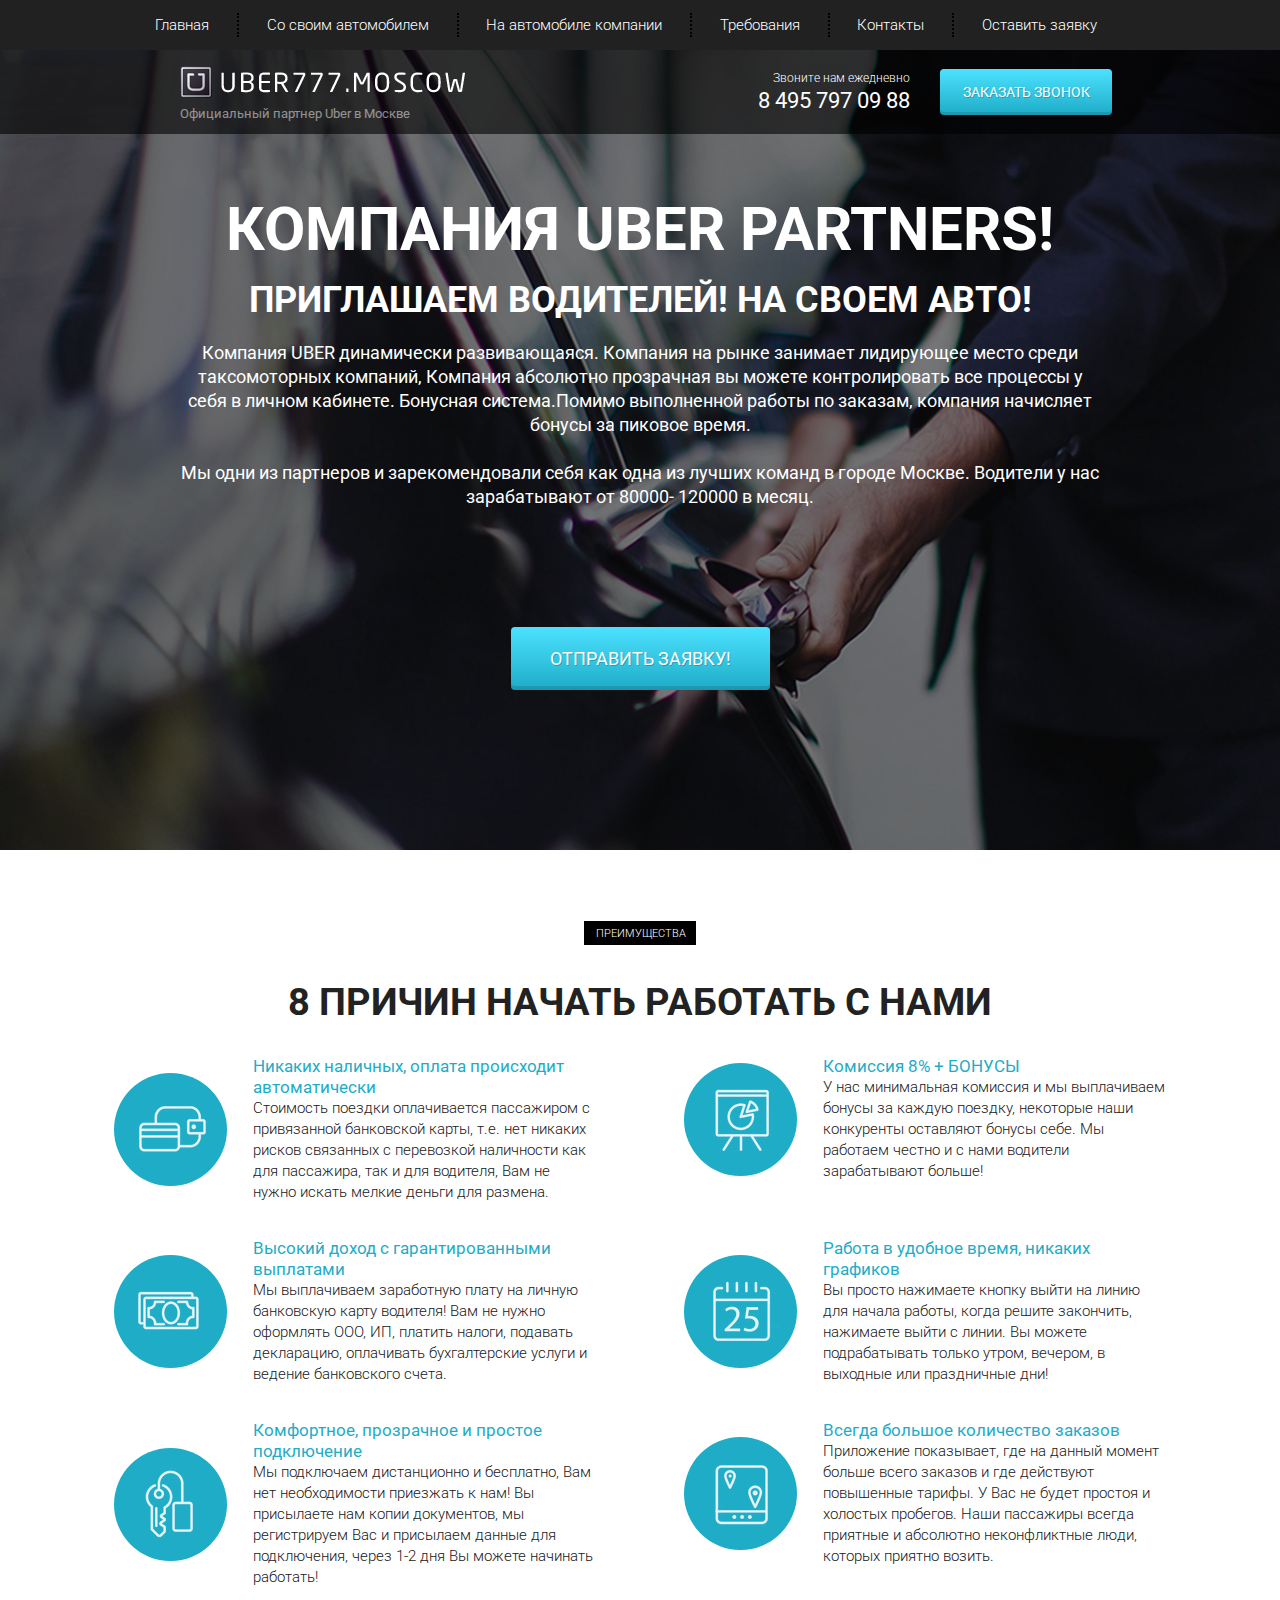
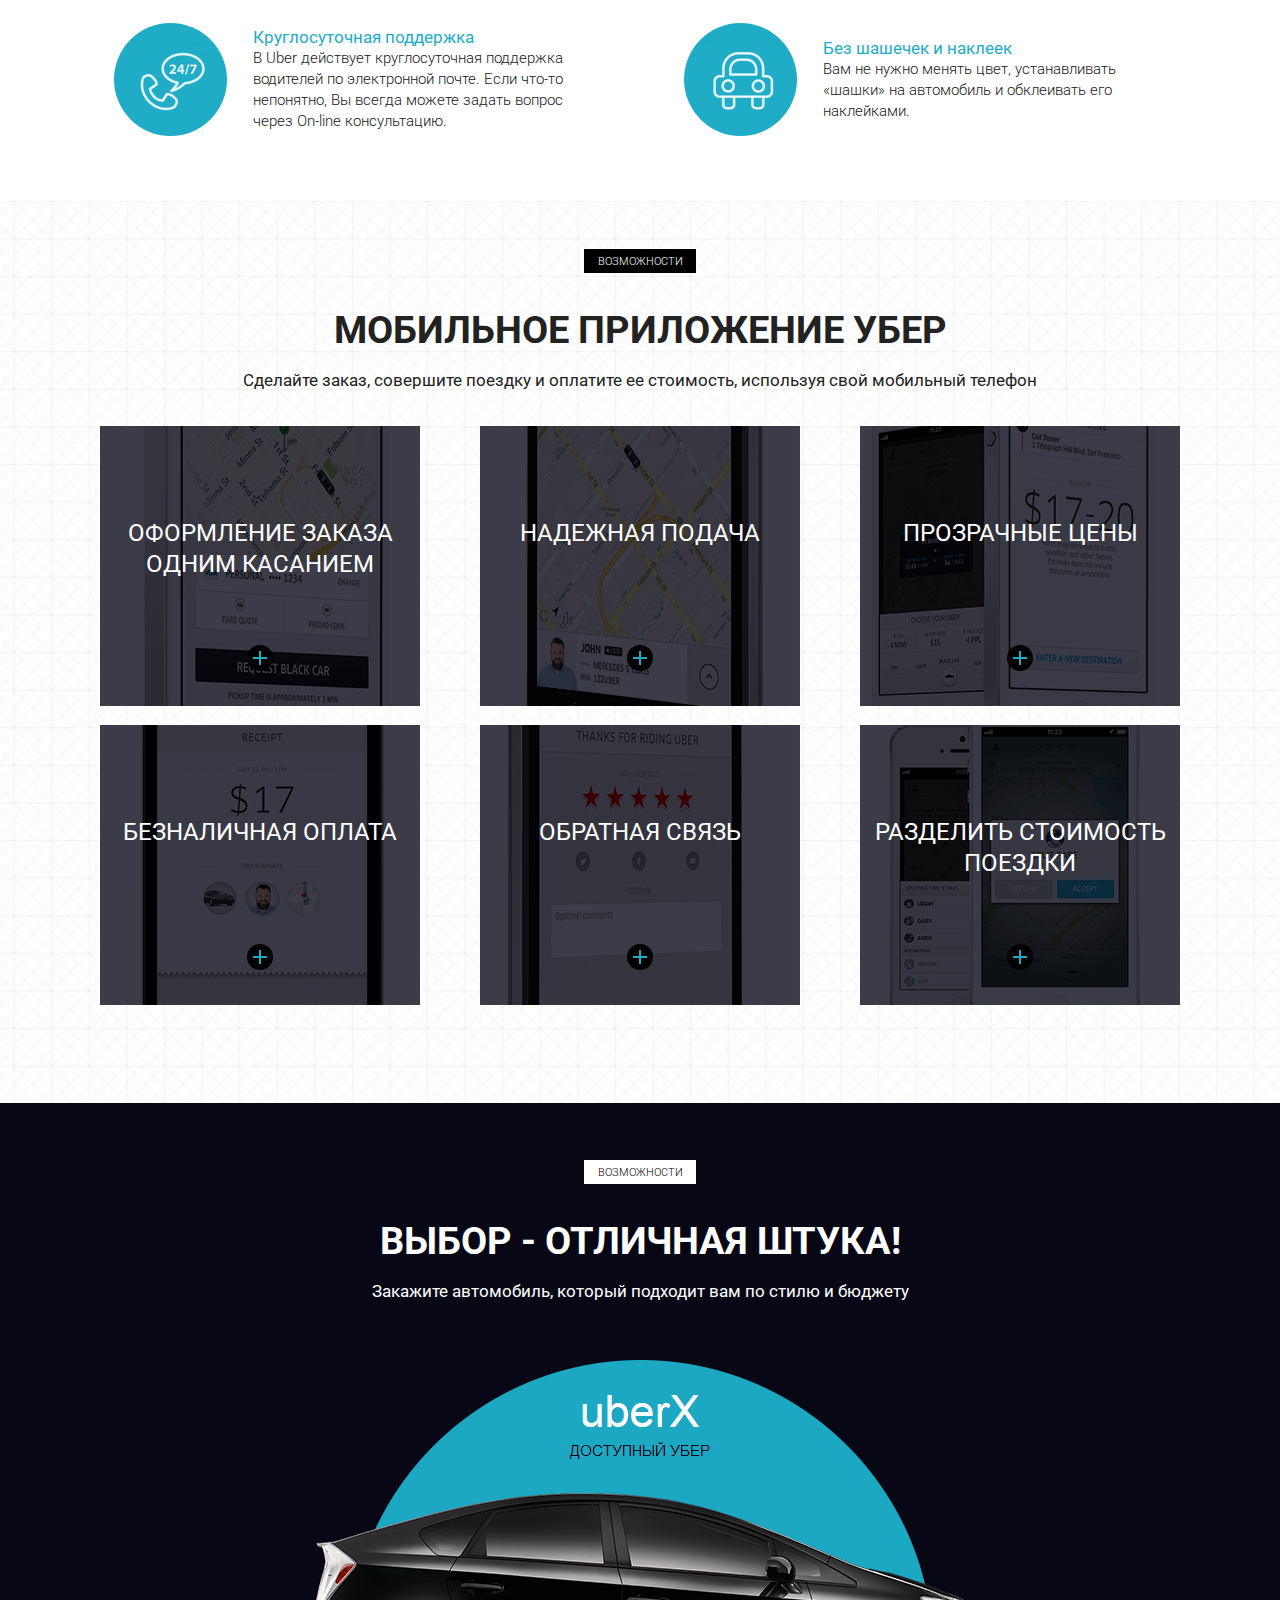
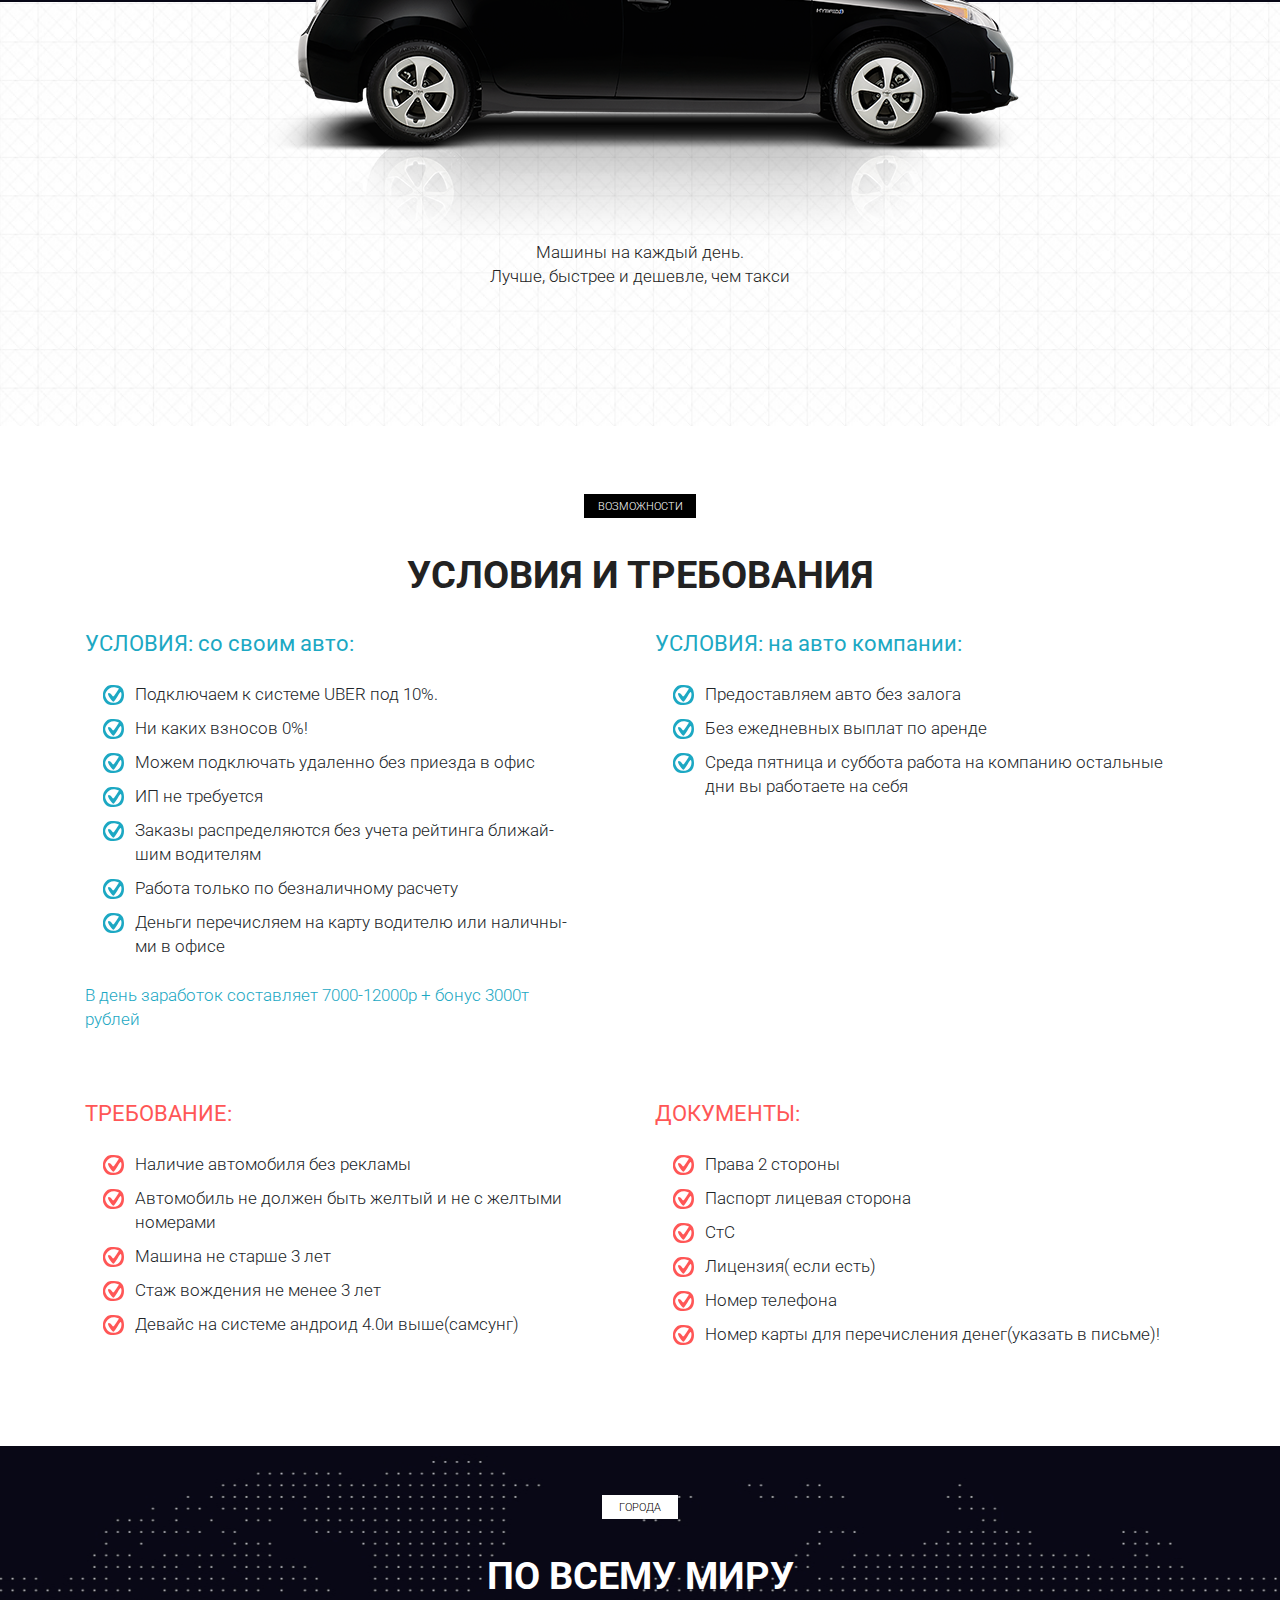
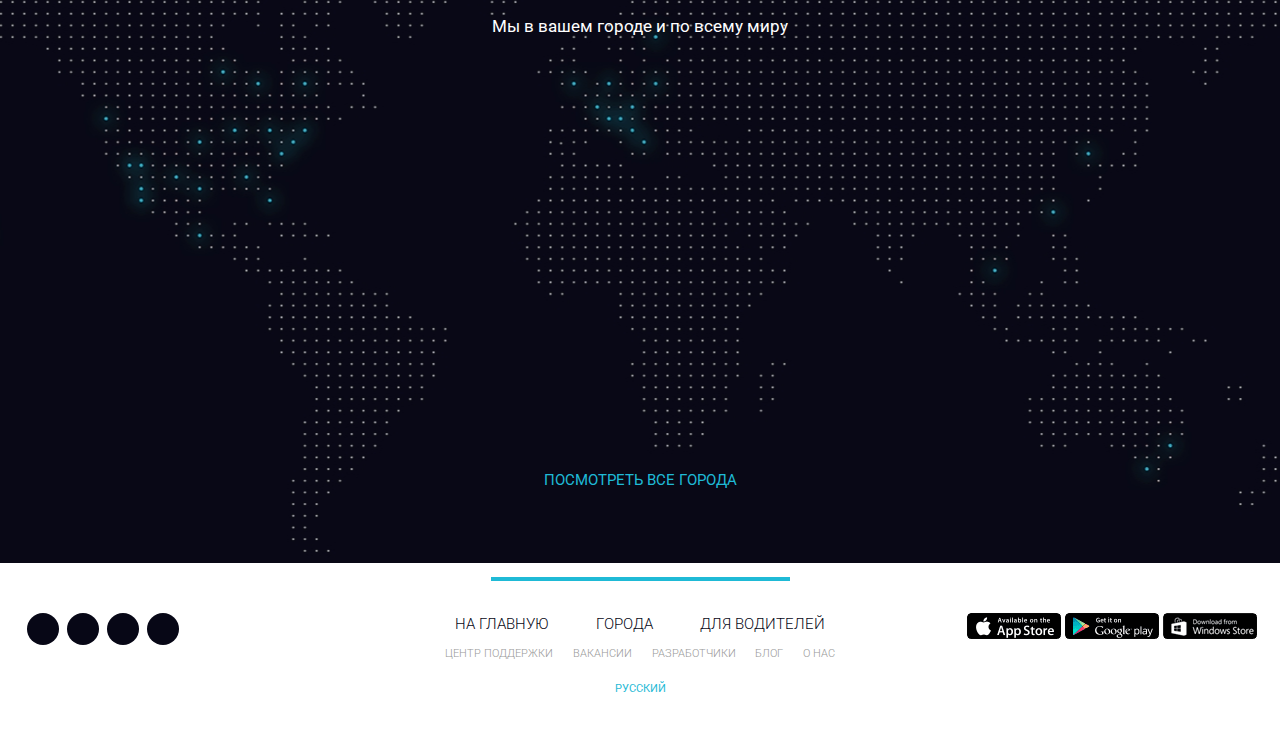
<file: uber/index.html>
<!DOCTYPE html>
<html lang="ru">
<head>
    <meta charset="UTF-8">
    <meta name="viewport" content="width=device-width, initial-scale=1.0">
    <meta http-equiv="X-UA-Compatible" content="ie=edge">
    <title>Uber</title>
    <link rel="shortcut icon" href="icons/favicon.ico" type="image/x-icon">
    <link href="https://fonts.googleapis.com/css?family=Roboto:300,400,700&amp;subset=cyrillic-ext" rel="stylesheet">
    <link rel="stylesheet" href="css/bootstrap-reboot.min.css">
    <link rel="stylesheet" href="css/bootstrap-grid.min.css">
    <link rel="stylesheet" href="https://use.fontawesome.com/releases/v5.8.2/css/all.css" integrity="sha384-oS3vJWv+0UjzBfQzYUhtDYW+Pj2yciDJxpsK1OYPAYjqT085Qq/1cq5FLXAZQ7Ay" crossorigin="anonymous">
    <link rel="stylesheet" href="css/style.min.css">
</head>
<body>
    <header>
        <nav>
            <div class="container">
                <ul class="menu">
                    <li class="menu_item"><a href="#" class="menu_link">Главная</a></li>
                    <li class="menu_item"><a href="#require" class="menu_link">Со своим автомобилем</a></li>
                    <li class="menu_item"><a href="#require" class="menu_link">На автомобиле компании</a></li>
                    <li class="menu_item"><a href="#" class="menu_link">Требования</a></li>
                    <li class="menu_item"><a href="#" class="menu_link">Контакты</a></li>
                    <li class="menu_item"><a href="#" class="menu_link">Оставить заявку</a></li>
                </ul>
            </div>
            <div class="hamburger">
                <span></span>
                <span></span>
                <span></span>
            </div>
        </nav>
        <div class="subheader">
            <div class="container">
                <div class="row">
                    <div class="col-6 col-md-4 offset-md-1">
                        <a href="#" class="subheader_logo"><img src="icons/logo.png" alt="logo"></a>
                        <div class="subheader_official">Официальный партнер Uber в Москве</div>
                    </div>
    
                    <div class="xs-hidden col-md-3 offset-md-1 col-xl-2 offset-xl-2">
                        <div class="subheader_call">Звоните нам ежедневно</div>
                        <a href="tel:84957970988" class="subheader_phone">8 495 797 09 88</a>
                    </div>
    
                    <div class="col-6 col-md-3">
                        <a href="tel:84957970988" class="xs-visible subheader_phone">8 495 797 09 88</a>
                        <button class="subheader_btn">заказать звонок</button>
                    </div>
                </div>
            </div>
        </div>
    </header>

    <section class="promo">
        <div class="container">
            <div class="row">
                <div class="col-md-12 offset-md-0 col-lg-10 offset-lg-1">
                    <h1 class="promo_header">КОМПАНИЯ UBER PARTNERS!</h1>
                    <h2 class="promo_subheader">ПРИГЛАШАЕМ ВОДИТЕЛЕЙ! НА СВОЕМ АВТО!</h2>
                    <div class="promo_descr">
                        Компания UBER  динамически развивающаяся. Компания на рынке занимает лидирующее место среди
                        таксомоторных компаний, Компания абсолютно прозрачная вы можете контролировать все процессы у себя в личном кабинете. Бонуcная система.Помимо выполненной работы по заказам, компания начисляет бонусы за
                        пиковое время.
                        <br><br>
                        Мы одни из партнеров и зарекомендовали себя как одна из лучших команд в городе Москве.  Водители у нас
                        зарабатывают от 80000- 120000 в месяц.
                    </div>
                    <button class="promo_btn">ОТПРАВИТЬ ЗАЯВКУ!</button>
                </div>
            </div>
        </div>
    </section>

    <section class="reasons">
        <div class="container">
            <div class="label">преимущества</div>
            <h2 class="title">8 причин начать работать с нами</h2>
            <div class="row">
                <div class="col-md-6">
                    <div class="reasons_block">
                        <div class="reasons_round">
                            <img src="icons/reasons/reason_1.png" alt="reason">
                        </div>
                        <div class="reasons_descr">
                            <div class="reasons_subtitle">Никаких наличных, оплата происходит автоматически</div>
                            <div class="reasons_text">
                                Стоимость поездки оплачивается пассажиром с привязанной банковской карты, т.е. нет никаких рисков связанных с перевозкой наличности как для пассажира, так и для водителя, Вам не нужно искать мелкие деньги для размена.
                            </div>
                        </div>
                    </div>
                </div>
                <div class="col-md-6">
                    <div class="reasons_block">
                        <div class="reasons_round">
                            <img src="icons/reasons/reason_2.png" alt="reason">
                        </div>
                        <div class="reasons_descr">
                            <div class="reasons_subtitle">Комиссия 8% + БОНУСЫ</div>
                            <div class="reasons_text">
                                У нас минимальная комиссия и мы выплачиваем бонусы за каждую поездку, некоторые наши конкуренты оставляют бонусы себе. Мы работаем честно и с нами водители зарабатывают больше!
                            </div>
                        </div>
                    </div>
                </div>
                <div class="col-md-6">
                    <div class="reasons_block">
                        <div class="reasons_round">
                            <img src="icons/reasons/reason_3.png" alt="reason">
                        </div>
                        <div class="reasons_descr">
                            <div class="reasons_subtitle">Высокий доход с гарантированными выплатами</div>
                            <div class="reasons_text">
                                Мы выплачиваем заработную плату на личную банковскую карту водителя! Вам не нужно оформлять ООО, ИП, платить налоги, подавать декларацию, оплачивать бухгалтерские услуги и ведение банковского счета.
                            </div>
                        </div>
                    </div>
                </div>
                <div class="col-md-6">
                    <div class="reasons_block">
                        <div class="reasons_round">
                            <img src="icons/reasons/reason_4.png" alt="reason">
                        </div>
                        <div class="reasons_descr">
                            <div class="reasons_subtitle">Работа в удобное время, никаких графиков</div>
                            <div class="reasons_text">
                                Вы просто нажимаете кнопку выйти на линию для начала работы, когда решите закончить, нажимаете выйти с линии. Вы можете подрабатывать только утром, вечером, в выходные или праздничные дни!
                            </div>
                        </div>
                    </div>
                </div>
                <div class="col-md-6">
                    <div class="reasons_block">
                        <div class="reasons_round">
                            <img src="icons/reasons/reason_5.png" alt="reason">
                        </div>
                        <div class="reasons_descr">
                            <div class="reasons_subtitle">Комфортное, прозрачное и простое подключение</div>
                            <div class="reasons_text">
                                Мы подключаем дистанционно и бесплатно, Вам нет необходимости приезжать к нам! Вы присылаете нам копии документов, мы регистрируем Вас и присылаем данные для подключения, через 1-2 дня Вы можете начинать работать!
                            </div>
                        </div>
                    </div>
                </div>
                <div class="col-md-6">
                    <div class="reasons_block">
                        <div class="reasons_round">
                            <img src="icons/reasons/reason_6.png" alt="reason">
                        </div>
                        <div class="reasons_descr">
                            <div class="reasons_subtitle">Всегда большое количество заказов</div>
                            <div class="reasons_text">
                                Приложение показывает, где на данный момент больше всего заказов и где действуют повышенные тарифы. У Вас не будет простоя и холостых пробегов. Наши пассажиры всегда приятные и абсолютно неконфликтные люди, которых приятно возить.
                            </div>
                        </div>
                    </div>
                </div>
                <div class="col-md-6">
                    <div class="reasons_block">
                        <div class="reasons_round">
                            <img src="icons/reasons/reason_7.png" alt="reason">
                        </div>
                        <div class="reasons_descr">
                            <div class="reasons_subtitle">Круглосуточная поддержка</div>
                            <div class="reasons_text">
                                В Uber действует круглосуточная поддержка водителей по электронной почте. Если что-то непонятно, Вы всегда можете задать вопрос через On-line консультацию.
                            </div>
                        </div>
                    </div>
                </div>
                <div class="col-md-6">
                    <div class="reasons_block">
                        <div class="reasons_round">
                            <img src="icons/reasons/reason_8.png" alt="reason">
                        </div>
                        <div class="reasons_descr">
                            <div class="reasons_subtitle">Без шашечек и наклеек</div>
                            <div class="reasons_text">
                                Вам не нужно менять цвет, устанавливать «шашки» на автомобиль и обклеивать его наклейками.
                            </div>
                        </div>
                    </div>
                </div>
            </div>
        </div>
    </section>

    <section class="mobile">
        <div class="container">
            <div class="label">возможности</div>
            <h2 class="title">мобильное приложение убер</h2>
            <div class="subtitle">Сделайте заказ, совершите поездку и оплатите ее стоимость, используя свой мобильный телефон</div>

            <div class="row">
                <div class="col-md-6 col-lg-4">
                    <div class="mobile_item mobile_item_1">
                        <div class="mobile_item_subtitle">
                            оформление заказа одним касанием
                        </div>
                        <div class="mobile_item_plus"></div>
                    </div>
                </div>
                <div class="col-md-6 col-lg-4">
                    <div class="mobile_item mobile_item_2">
                        <div class="mobile_item_subtitle">
                            надежная подача
                        </div>
                        <div class="mobile_item_plus"></div>
                    </div>
                </div>
                <div class="col-md-6 col-lg-4">
                    <div class="mobile_item mobile_item_3">
                        <div class="mobile_item_subtitle">
                            прозрачные цены
                        </div>
                        <div class="mobile_item_plus"></div>
                    </div>
                </div>
                <div class="col-md-6 col-lg-4">
                    <div class="mobile_item mobile_item_4">
                        <div class="mobile_item_subtitle">
                            безналичная оплата
                        </div>
                        <div class="mobile_item_plus"></div>
                    </div>
                </div>
                <div class="col-md-6 col-lg-4">
                    <div class="mobile_item mobile_item_5">
                        <div class="mobile_item_subtitle">
                            обратная связь
                        </div>
                        <div class="mobile_item_plus"></div>
                    </div>
                </div>
                <div class="col-md-6 col-lg-4">
                    <div class="mobile_item mobile_item_6">
                        <div class="mobile_item_subtitle">
                            разделить стоимость поездки
                        </div>
                        <div class="mobile_item_plus"></div>
                    </div>
                </div>
            </div>
        </div>
    </section>

    <section class="choice">
        <div class="container">
            <div class="black"></div>
            <div class="label label_white">возможности</div>
            <h2 class="title title_white hidden-320">Выбор - отличная штука!</h2>
            <div class="subtitle subtitle_white hidden-320">Закажите автомобиль, который подходит вам по стилю и бюджету</div>

            <img src="img/car.png" alt="uber car" class="choice_img">
            <div class="choice_descr">
                Машины на каждый день.<br>
                Лучше, быстрее и дешевле, чем такси
            </div>
        </div>
    </section>

    <section class="require" id="require">
        <div class="container">
            <div class="label">возможности</div>
            <h2 class="title">условия и требования</h2>
        <div class="row">
            <div class="col-md-6">
                <div class="require_block">
                    <div class="require_title">
                        УСЛОВИЯ: со своим авто:
                    </div>
                    <ul class="require_list">
                        <li>Подключаем к системе UBER  под 10%.</li>
                        <li>
                            Ни каких взносов  0%!
                        </li>
                        <li>
                            Можем подключать удаленно без приезда в офис
                        </li>
                        <li>
                            ИП не требуется
                        </li>
                        <li>
                            Заказы распределяются без учета рейтинга ближай-<br>шим водителям
                        </li>
                        <li>
                            Работа только по безналичному расчету
                        </li>
                        <li>
                            Деньги перечисляем на карту водителю или наличны-<br>ми в офисе
                        </li>
                    </ul>
                    <div class="require_descr">
                        В день заработок составляет 7000-12000р + бонус 3000т<br> рублей
                    </div>
                </div>
            </div>
            <div class="col-md-6">
                <div class="require_block">
                    <div class="require_title">
                        УСЛОВИЯ: на авто компании:
                    </div>
                    <ul class="require_list">
                        <li>
                            Предоставляем авто без залога
                        </li>
                        <li>
                            Без ежедневных выплат по аренде
                        </li>
                        <li>
                            Среда пятница и суббота работа на компанию остальные дни вы работаете на себя
                        </li>
                    </ul>
                </div>
            </div>
            <div class="col-md-6">
                <div class="require_block require_block_nmb warning">
                    <div class="require_title">
                        ТРЕБОВАНИЕ:
                    </div>
                    <ul class="require_list">
                        <li>
                            Наличие автомобиля без рекламы
                        </li>
                        <li>
                            Автомобиль не должен быть желтый и не с желтыми номерами
                        </li>
                        <li>
                            Машина не старше 3 лет
                        </li>
                        <li>
                            Стаж вождения не менее 3 лет
                        </li>
                        <li>
                            Девайс на системе андроид 4.0и выше(самсунг)
                        </li>
                    </ul>
                </div>
            </div>
            <div class="col-md-6">
                <div class="require_block require_block_nmb warning">
                    <div class="require_title">
                        ДОКУМЕНТЫ:
                    </div>
                    <ul class="require_list">
                        <li>
                            Права 2 стороны
                        </li>
                        <li>
                            Паспорт лицевая сторона
                        </li>
                        <li>
                            СтС
                        </li>
                        <li>
                            Лицензия( если есть)
                        </li>
                        <li>
                            Номер телефона
                        </li>
                        <li>
                            Номер карты для перечисления денег(указать в письме)!
                        </li>
                    </ul>
                </div>
            </div>
        </div>
        </div>
    </section>

    <section class="world">
        <div class="container">
            <div class="label label_white label_min">города</div>
            <h2 class="title title_white">По всему миру</h2>
            <div class="subtitle subtitle_white">Мы в вашем городе и по всему миру</div>

            <a href="#" class="world_link">посмотреть все города</a>
        </div>
    </section>

    <footer>
        <div class="footer_divider"></div>
        <div class="footer_wrapper">
            <!-- Если не оборачивать каждый блок в обертку - получится криво -->
            <div>
                <div class="footer_social">
                    <a href="#" class="footer_social_item">
                        <i class="fab fa-facebook-f"></i>
                    </a>
                    <a href="#" class="footer_social_item">
                        <i class="fab fa-twitter"></i>
                    </a>
                    <a href="#" class="footer_social_item">
                        <i class="fab fa-linkedin"></i>
                    </a>
                    <a href="#" class="footer_social_item">
                        <i class="fab fa-instagram"></i>
                    </a>
                </div>
            </div>
            <div>
                <div class="footer_links">
                    <div class="footer_links_main">
                        <a href="#">на главную</a>
                        <a href="#">города</a>
                        <a href="#">для водителей</a>
                    </div>
                    <div class="footer_links_sub">
                        <a href="#">центр поддержки</a>
                        <a href="#">вакансии</a>
                        <a href="#">разработчики</a>
                        <a href="#">блог</a>
                        <a href="#">о нас</a>
                    </div>
                    <a href="#" class="footer_links_lang">Русский</a>
                </div>
            </div>
            <div>
                <div class="footer_mobile">
                    <a href="#">
                        <img src="img/app_store.png" alt="App Store">
                    </a>
                    <a href="#">
                        <img src="img/google_play.png" alt="Google play">
                    </a>
                    <a href="#">
                        <img src="img/windows_store.png" alt="Windows store">
                    </a>
                </div>
            </div>
        </div>
    </footer>

    <script src="js/app.js"></script>
</body>
</html>
</file>
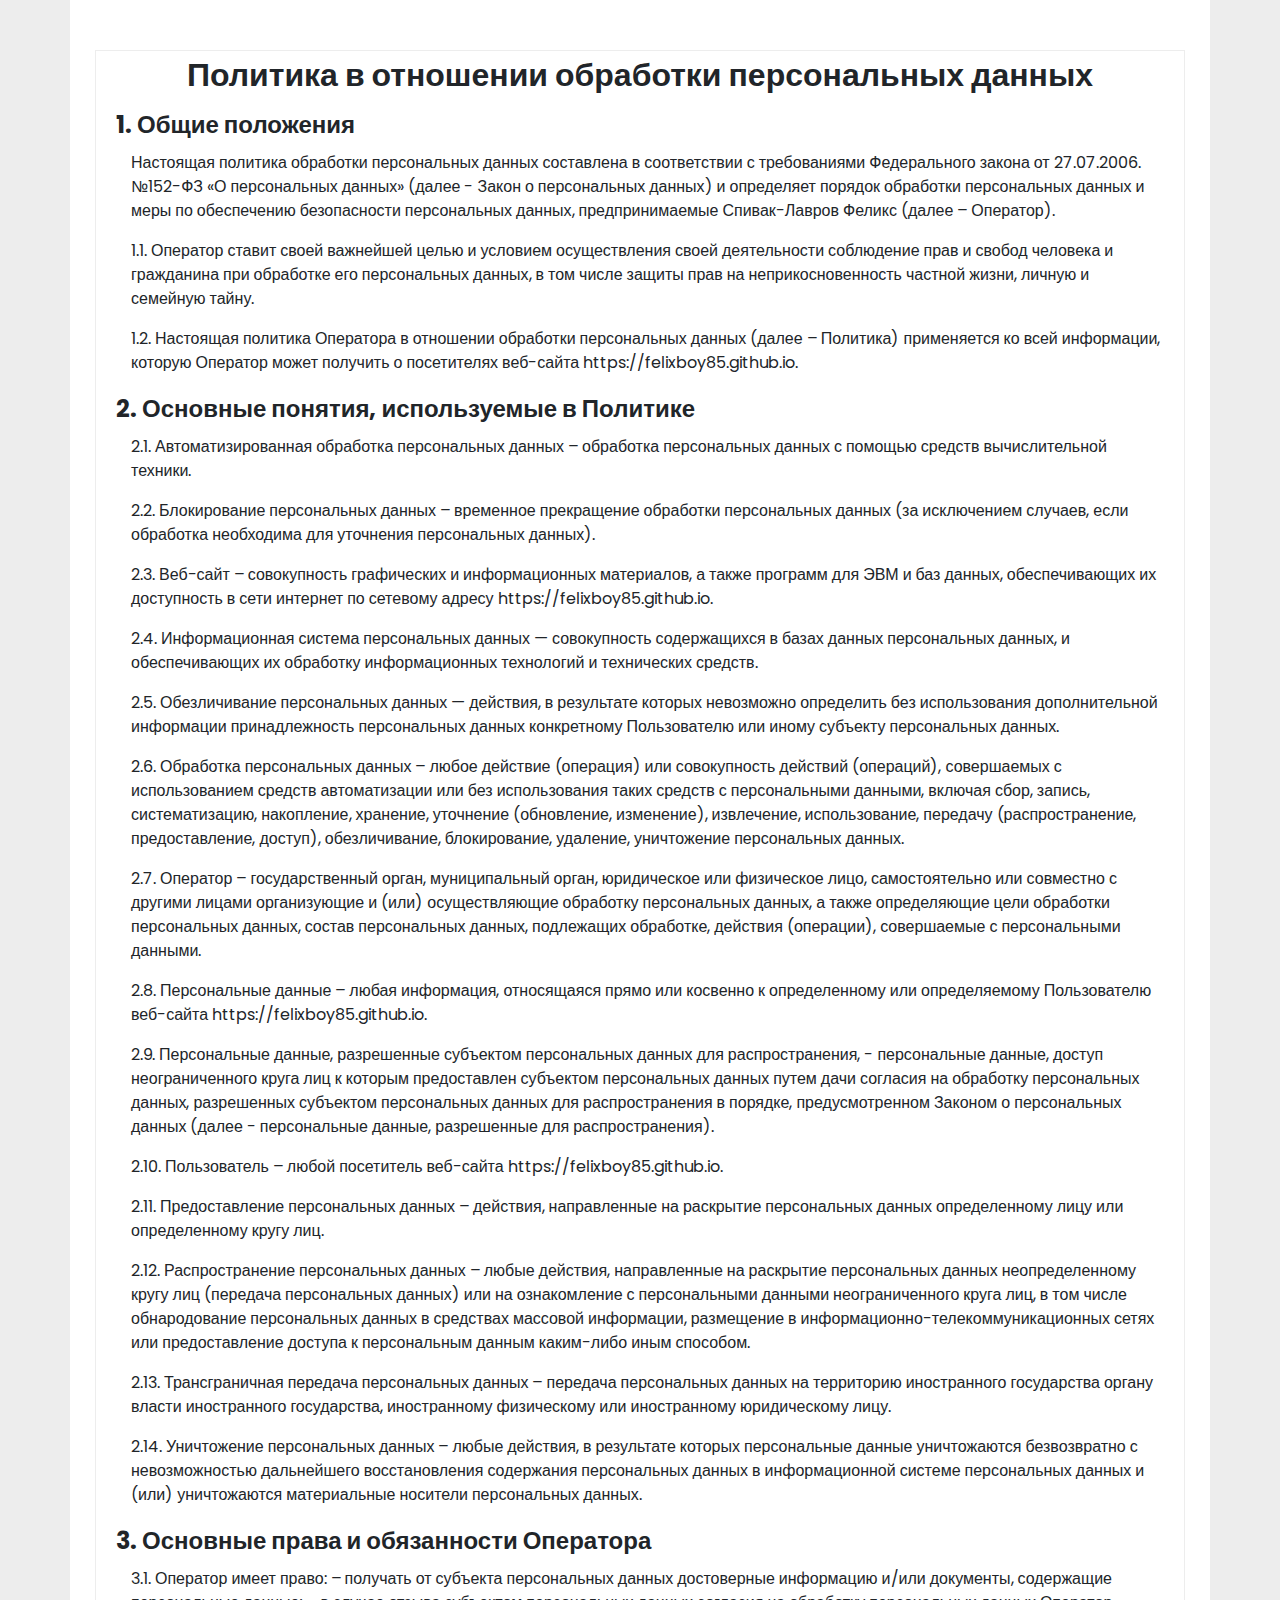
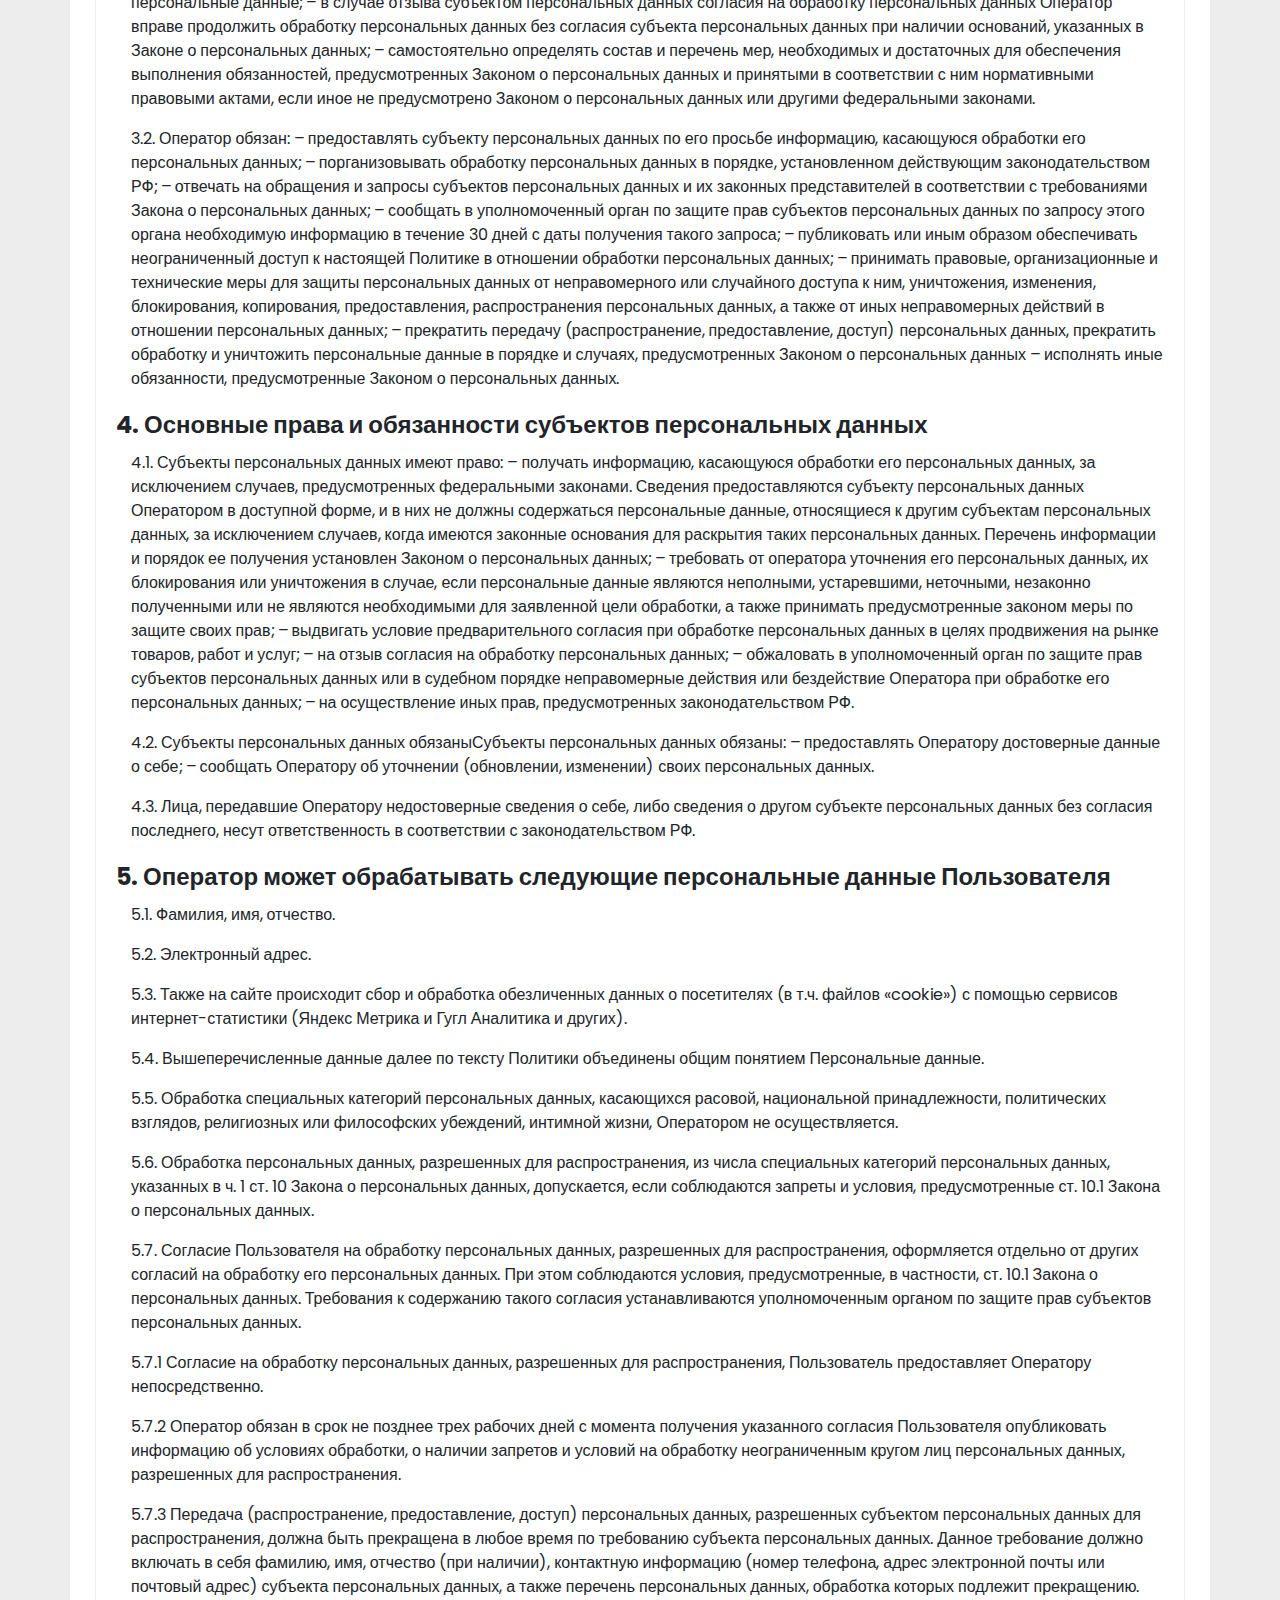
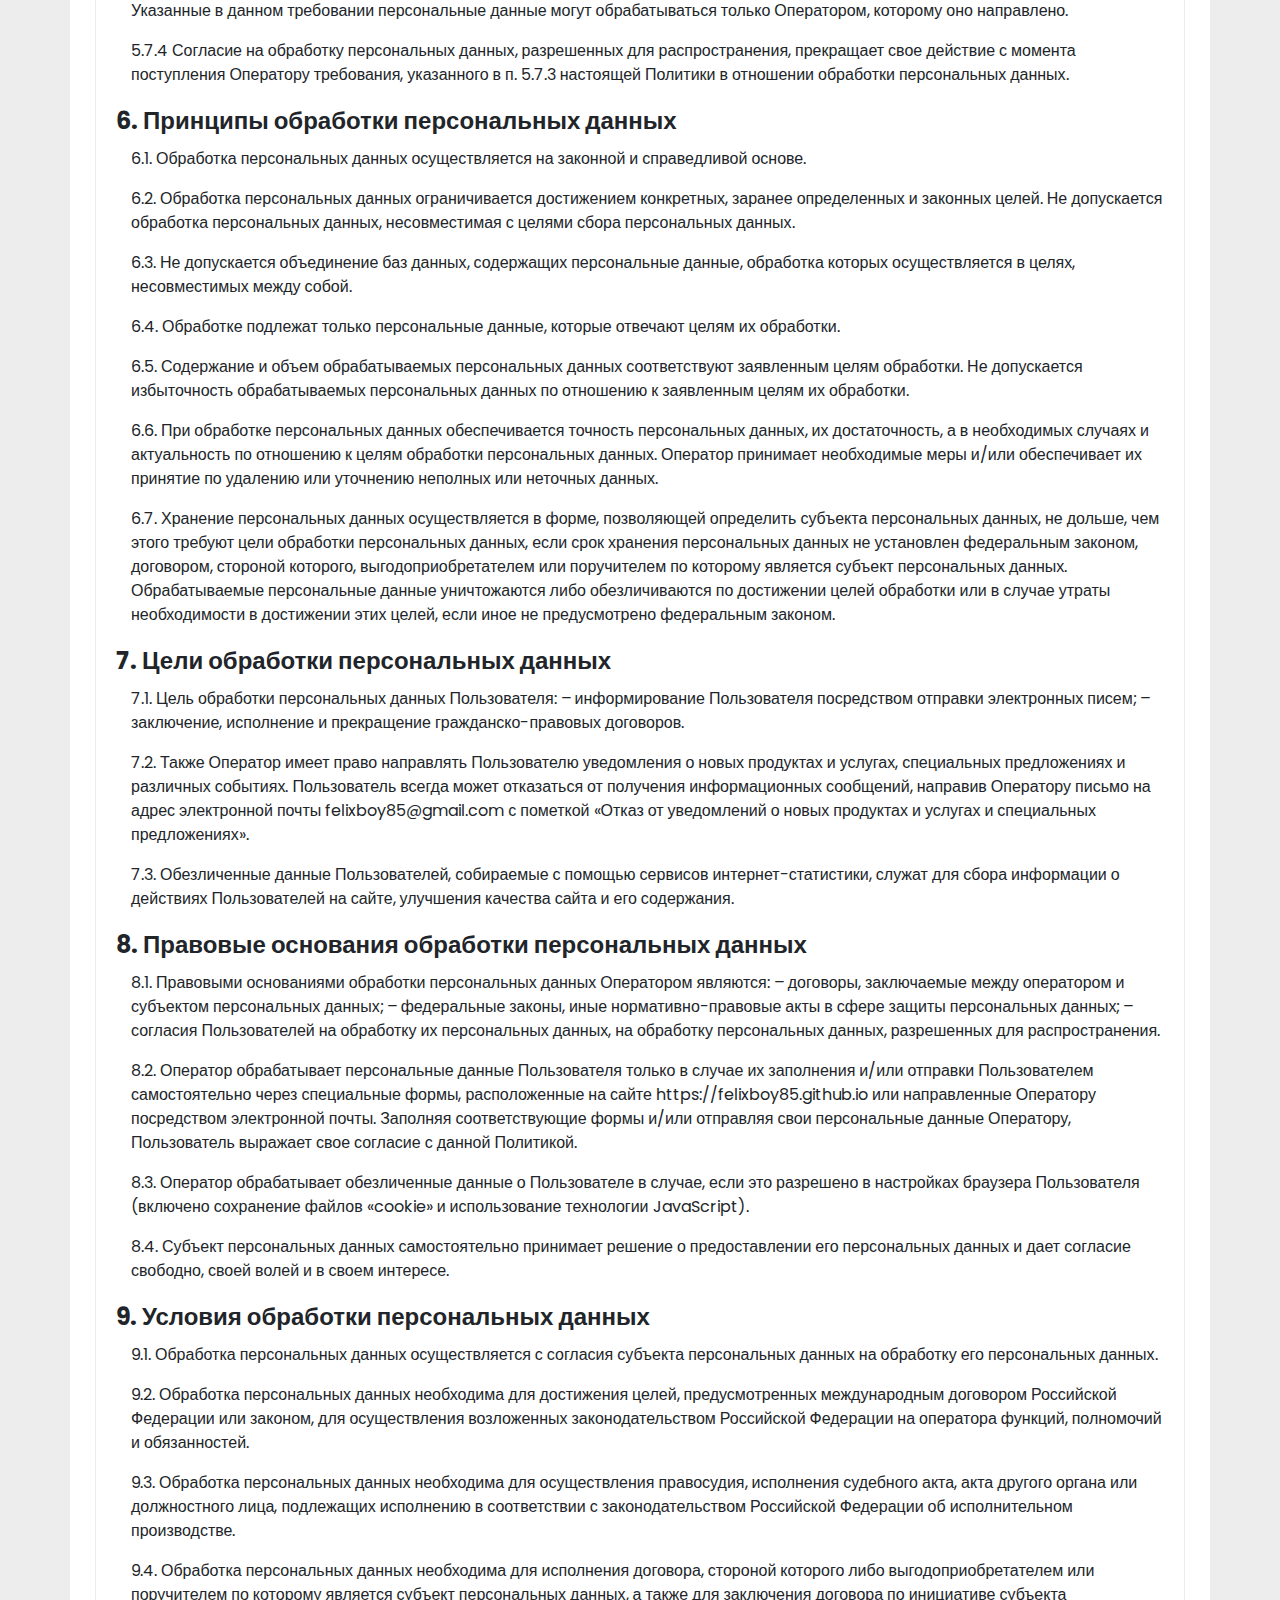
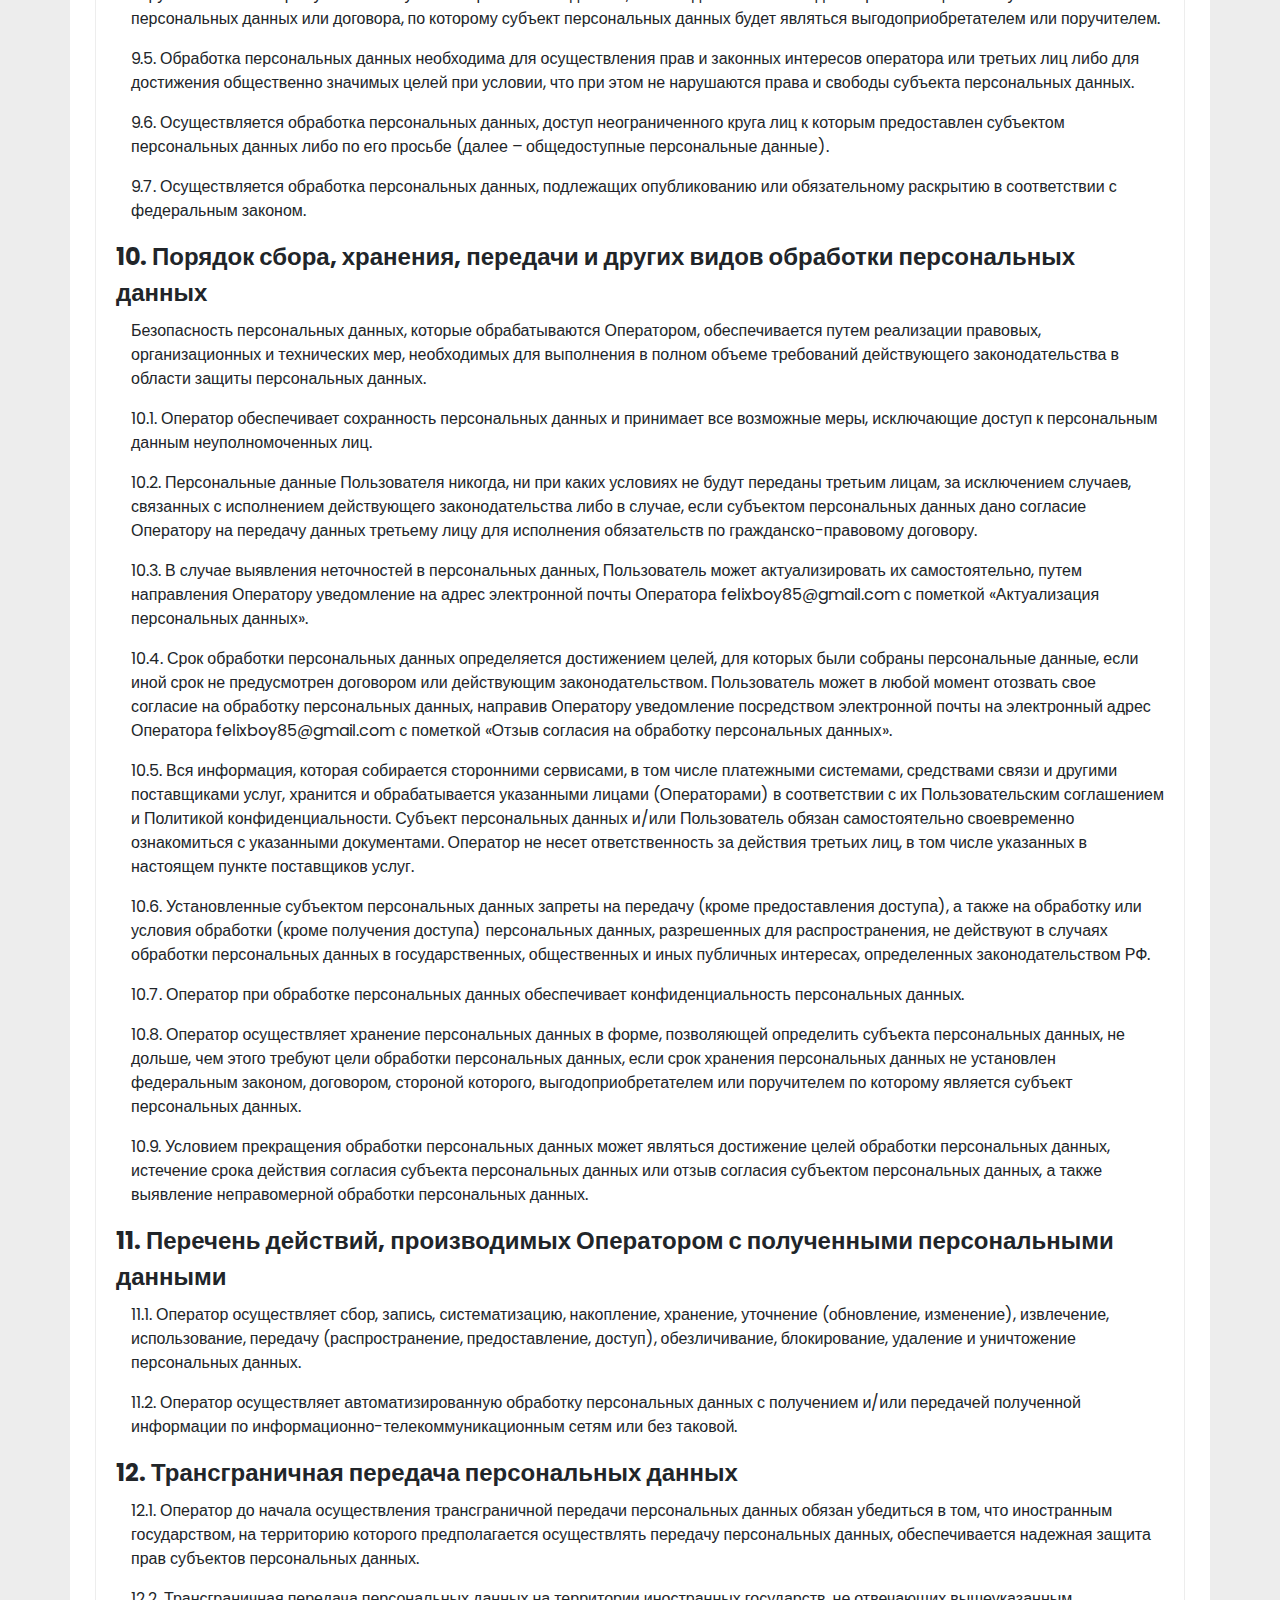
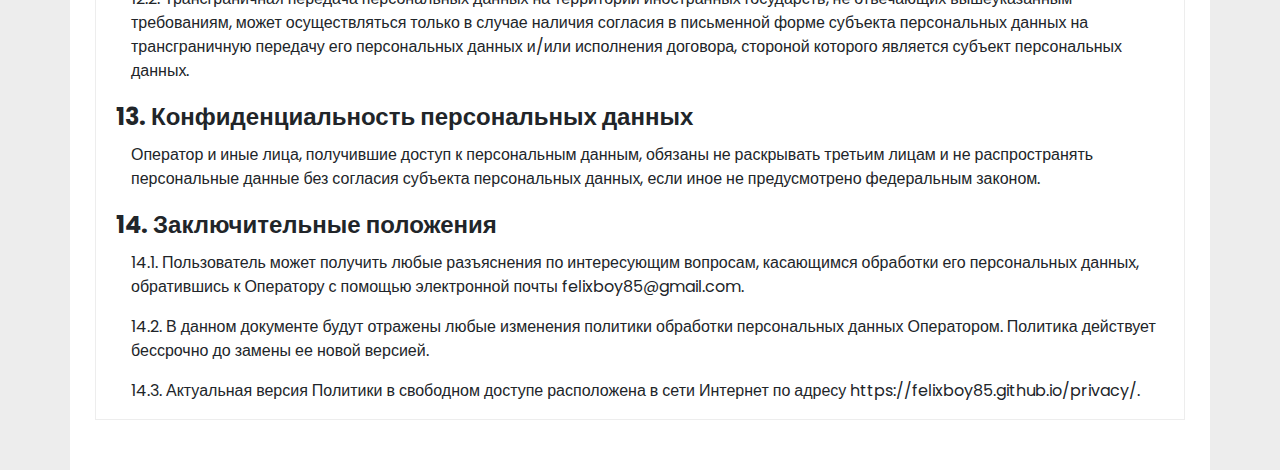
<file: policy.html>
<!DOCTYPE html><html lang="en"><head><meta charset="UTF-8"><meta http-equiv="X-UA-Compatible" content="IE=edge"><meta name="viewport" content="width=device-width,initial-scale=1"><link rel="stylesheet" href="css/policy.min.css"><title>Policy</title></head><body><div class="container"><div class="text"><h1>Политика в отношении обработки персональных данных</h1><h2>1. Общие положения</h2><p>Настоящая политика обработки персональных данных составлена в соответствии с требованиями Федерального закона от 27.07.2006. №152-ФЗ «О персональных данных» (далее - Закон о персональных данных) и определяет порядок обработки персональных данных и меры по обеспечению безопасности персональных данных, предпринимаемые Спивак-Лавров Феликс (далее – Оператор).</p><p>1.1. Оператор ставит своей важнейшей целью и условием осуществления своей деятельности соблюдение прав и свобод человека и гражданина при обработке его персональных данных, в том числе защиты прав на неприкосновенность частной жизни, личную и семейную тайну.</p><p>1.2. Настоящая политика Оператора в отношении обработки персональных данных (далее – Политика) применяется ко всей информации, которую Оператор может получить о посетителях веб-сайта https://felixboy85.github.io.</p><h2>2. Основные понятия, используемые в Политике</h2><p>2.1. Автоматизированная обработка персональных данных – обработка персональных данных с помощью средств вычислительной техники.</p><p>2.2. Блокирование персональных данных – временное прекращение обработки персональных данных (за исключением случаев, если обработка необходима для уточнения персональных данных).</p><p>2.3. Веб-сайт – совокупность графических и информационных материалов, а также программ для ЭВМ и баз данных, обеспечивающих их доступность в сети интернет по сетевому адресу https://felixboy85.github.io.</p><p>2.4. Информационная система персональных данных — совокупность содержащихся в базах данных персональных данных, и обеспечивающих их обработку информационных технологий и технических средств.</p><p>2.5. Обезличивание персональных данных — действия, в результате которых невозможно определить без использования дополнительной информации принадлежность персональных данных конкретному Пользователю или иному субъекту персональных данных.</p><p>2.6. Обработка персональных данных – любое действие (операция) или совокупность действий (операций), совершаемых с использованием средств автоматизации или без использования таких средств с персональными данными, включая сбор, запись, систематизацию, накопление, хранение, уточнение (обновление, изменение), извлечение, использование, передачу (распространение, предоставление, доступ), обезличивание, блокирование, удаление, уничтожение персональных данных.</p><p>2.7. Оператор – государственный орган, муниципальный орган, юридическое или физическое лицо, самостоятельно или совместно с другими лицами организующие и (или) осуществляющие обработку персональных данных, а также определяющие цели обработки персональных данных, состав персональных данных, подлежащих обработке, действия (операции), совершаемые с персональными данными.</p><p>2.8. Персональные данные – любая информация, относящаяся прямо или косвенно к определенному или определяемому Пользователю веб-сайта https://felixboy85.github.io.</p><p>2.9. Персональные данные, разрешенные субъектом персональных данных для распространения, - персональные данные, доступ неограниченного круга лиц к которым предоставлен субъектом персональных данных путем дачи согласия на обработку персональных данных, разрешенных субъектом персональных данных для распространения в порядке, предусмотренном Законом о персональных данных (далее - персональные данные, разрешенные для распространения).</p><p>2.10. Пользователь – любой посетитель веб-сайта https://felixboy85.github.io.</p><p>2.11. Предоставление персональных данных – действия, направленные на раскрытие персональных данных определенному лицу или определенному кругу лиц.</p><p>2.12. Распространение персональных данных – любые действия, направленные на раскрытие персональных данных неопределенному кругу лиц (передача персональных данных) или на ознакомление с персональными данными неограниченного круга лиц, в том числе обнародование персональных данных в средствах массовой информации, размещение в информационно-телекоммуникационных сетях или предоставление доступа к персональным данным каким-либо иным способом.</p><p>2.13. Трансграничная передача персональных данных – передача персональных данных на территорию иностранного государства органу власти иностранного государства, иностранному физическому или иностранному юридическому лицу.</p><p>2.14. Уничтожение персональных данных – любые действия, в результате которых персональные данные уничтожаются безвозвратно с невозможностью дальнейшего восстановления содержания персональных данных в информационной системе персональных данных и (или) уничтожаются материальные носители персональных данных.</p><h2>3. Основные права и обязанности Оператора</h2><p>3.1. Оператор имеет право: – получать от субъекта персональных данных достоверные информацию и/или документы, содержащие персональные данные; – в случае отзыва субъектом персональных данных согласия на обработку персональных данных Оператор вправе продолжить обработку персональных данных без согласия субъекта персональных данных при наличии оснований, указанных в Законе о персональных данных; – самостоятельно определять состав и перечень мер, необходимых и достаточных для обеспечения выполнения обязанностей, предусмотренных Законом о персональных данных и принятыми в соответствии с ним нормативными правовыми актами, если иное не предусмотрено Законом о персональных данных или другими федеральными законами.</p><p>3.2. Оператор обязан: – предоставлять субъекту персональных данных по его просьбе информацию, касающуюся обработки его персональных данных; – порганизовывать обработку персональных данных в порядке, установленном действующим законодательством РФ; – отвечать на обращения и запросы субъектов персональных данных и их законных представителей в соответствии с требованиями Закона о персональных данных; – сообщать в уполномоченный орган по защите прав субъектов персональных данных по запросу этого органа необходимую информацию в течение 30 дней с даты получения такого запроса; – публиковать или иным образом обеспечивать неограниченный доступ к настоящей Политике в отношении обработки персональных данных; – принимать правовые, организационные и технические меры для защиты персональных данных от неправомерного или случайного доступа к ним, уничтожения, изменения, блокирования, копирования, предоставления, распространения персональных данных, а также от иных неправомерных действий в отношении персональных данных; – прекратить передачу (распространение, предоставление, доступ) персональных данных, прекратить обработку и уничтожить персональные данные в порядке и случаях, предусмотренных Законом о персональных данных – исполнять иные обязанности, предусмотренные Законом о персональных данных.</p><h2>4. Основные права и обязанности субъектов персональных данных</h2><p>4.1. Субъекты персональных данных имеют право: – получать информацию, касающуюся обработки его персональных данных, за исключением случаев, предусмотренных федеральными законами. Сведения предоставляются субъекту персональных данных Оператором в доступной форме, и в них не должны содержаться персональные данные, относящиеся к другим субъектам персональных данных, за исключением случаев, когда имеются законные основания для раскрытия таких персональных данных. Перечень информации и порядок ее получения установлен Законом о персональных данных; – требовать от оператора уточнения его персональных данных, их блокирования или уничтожения в случае, если персональные данные являются неполными, устаревшими, неточными, незаконно полученными или не являются необходимыми для заявленной цели обработки, а также принимать предусмотренные законом меры по защите своих прав; – выдвигать условие предварительного согласия при обработке персональных данных в целях продвижения на рынке товаров, работ и услуг; – на отзыв согласия на обработку персональных данных; – обжаловать в уполномоченный орган по защите прав субъектов персональных данных или в судебном порядке неправомерные действия или бездействие Оператора при обработке его персональных данных; – на осуществление иных прав, предусмотренных законодательством РФ.</p><p>4.2. Субъекты персональных данных обязаныСубъекты персональных данных обязаны: – предоставлять Оператору достоверные данные о себе; – сообщать Оператору об уточнении (обновлении, изменении) своих персональных данных.</p><p>4.3. Лица, передавшие Оператору недостоверные сведения о себе, либо сведения о другом субъекте персональных данных без согласия последнего, несут ответственность в соответствии с законодательством РФ.</p><h2>5. Оператор может обрабатывать следующие персональные данные Пользователя</h2><p>5.1. Фамилия, имя, отчество.</p><p>5.2. Электронный адрес.</p><p>5.3. Также на сайте происходит сбор и обработка обезличенных данных о посетителях (в т.ч. файлов «cookie») с помощью сервисов интернет-статистики (Яндекс Метрика и Гугл Аналитика и других).</p><p>5.4. Вышеперечисленные данные далее по тексту Политики объединены общим понятием Персональные данные.</p><p>5.5. Обработка специальных категорий персональных данных, касающихся расовой, национальной принадлежности, политических взглядов, религиозных или философских убеждений, интимной жизни, Оператором не осуществляется.</p><p>5.6. Обработка персональных данных, разрешенных для распространения, из числа специальных категорий персональных данных, указанных в ч. 1 ст. 10 Закона о персональных данных, допускается, если соблюдаются запреты и условия, предусмотренные ст. 10.1 Закона о персональных данных.</p><p>5.7. Согласие Пользователя на обработку персональных данных, разрешенных для распространения, оформляется отдельно от других согласий на обработку его персональных данных. При этом соблюдаются условия, предусмотренные, в частности, ст. 10.1 Закона о персональных данных. Требования к содержанию такого согласия устанавливаются уполномоченным органом по защите прав субъектов персональных данных.</p><p>5.7.1 Согласие на обработку персональных данных, разрешенных для распространения, Пользователь предоставляет Оператору непосредственно.</p><p>5.7.2 Оператор обязан в срок не позднее трех рабочих дней с момента получения указанного согласия Пользователя опубликовать информацию об условиях обработки, о наличии запретов и условий на обработку неограниченным кругом лиц персональных данных, разрешенных для распространения.</p><p>5.7.3 Передача (распространение, предоставление, доступ) персональных данных, разрешенных субъектом персональных данных для распространения, должна быть прекращена в любое время по требованию субъекта персональных данных. Данное требование должно включать в себя фамилию, имя, отчество (при наличии), контактную информацию (номер телефона, адрес электронной почты или почтовый адрес) субъекта персональных данных, а также перечень персональных данных, обработка которых подлежит прекращению. Указанные в данном требовании персональные данные могут обрабатываться только Оператором, которому оно направлено.</p><p>5.7.4 Согласие на обработку персональных данных, разрешенных для распространения, прекращает свое действие с момента поступления Оператору требования, указанного в п. 5.7.3 настоящей Политики в отношении обработки персональных данных.</p><h2>6. Принципы обработки персональных данных</h2><p>6.1. Обработка персональных данных осуществляется на законной и справедливой основе.</p><p>6.2. Обработка персональных данных ограничивается достижением конкретных, заранее определенных и законных целей. Не допускается обработка персональных данных, несовместимая с целями сбора персональных данных.</p><p>6.3. Не допускается объединение баз данных, содержащих персональные данные, обработка которых осуществляется в целях, несовместимых между собой.</p><p>6.4. Обработке подлежат только персональные данные, которые отвечают целям их обработки.</p><p>6.5. Содержание и объем обрабатываемых персональных данных соответствуют заявленным целям обработки. Не допускается избыточность обрабатываемых персональных данных по отношению к заявленным целям их обработки.</p><p>6.6. При обработке персональных данных обеспечивается точность персональных данных, их достаточность, а в необходимых случаях и актуальность по отношению к целям обработки персональных данных. Оператор принимает необходимые меры и/или обеспечивает их принятие по удалению или уточнению неполных или неточных данных.</p><p>6.7. Хранение персональных данных осуществляется в форме, позволяющей определить субъекта персональных данных, не дольше, чем этого требуют цели обработки персональных данных, если срок хранения персональных данных не установлен федеральным законом, договором, стороной которого, выгодоприобретателем или поручителем по которому является субъект персональных данных. Обрабатываемые персональные данные уничтожаются либо обезличиваются по достижении целей обработки или в случае утраты необходимости в достижении этих целей, если иное не предусмотрено федеральным законом.</p><h2>7. Цели обработки персональных данных</h2><p>7.1. Цель обработки персональных данных Пользователя: – информирование Пользователя посредством отправки электронных писем; – заключение, исполнение и прекращение гражданско-правовых договоров.</p><p>7.2. Также Оператор имеет право направлять Пользователю уведомления о новых продуктах и услугах, специальных предложениях и различных событиях. Пользователь всегда может отказаться от получения информационных сообщений, направив Оператору письмо на адрес электронной почты felixboy85@gmail.com с пометкой «Отказ от уведомлений о новых продуктах и услугах и специальных предложениях».</p><p>7.3. Обезличенные данные Пользователей, собираемые с помощью сервисов интернет-статистики, служат для сбора информации о действиях Пользователей на сайте, улучшения качества сайта и его содержания.</p><h2>8. Правовые основания обработки персональных данных</h2><p>8.1. Правовыми основаниями обработки персональных данных Оператором являются: – договоры, заключаемые между оператором и субъектом персональных данных; – федеральные законы, иные нормативно-правовые акты в сфере защиты персональных данных; – согласия Пользователей на обработку их персональных данных, на обработку персональных данных, разрешенных для распространения.</p><p>8.2. Оператор обрабатывает персональные данные Пользователя только в случае их заполнения и/или отправки Пользователем самостоятельно через специальные формы, расположенные на сайте https://felixboy85.github.io или направленные Оператору посредством электронной почты. Заполняя соответствующие формы и/или отправляя свои персональные данные Оператору, Пользователь выражает свое согласие с данной Политикой.</p><p>8.3. Оператор обрабатывает обезличенные данные о Пользователе в случае, если это разрешено в настройках браузера Пользователя (включено сохранение файлов «cookie» и использование технологии JavaScript).</p><p>8.4. Субъект персональных данных самостоятельно принимает решение о предоставлении его персональных данных и дает согласие свободно, своей волей и в своем интересе.</p><h2>9. Условия обработки персональных данных</h2><p>9.1. Обработка персональных данных осуществляется с согласия субъекта персональных данных на обработку его персональных данных.</p><p>9.2. Обработка персональных данных необходима для достижения целей, предусмотренных международным договором Российской Федерации или законом, для осуществления возложенных законодательством Российской Федерации на оператора функций, полномочий и обязанностей.</p><p>9.3. Обработка персональных данных необходима для осуществления правосудия, исполнения судебного акта, акта другого органа или должностного лица, подлежащих исполнению в соответствии с законодательством Российской Федерации об исполнительном производстве.</p><p>9.4. Обработка персональных данных необходима для исполнения договора, стороной которого либо выгодоприобретателем или поручителем по которому является субъект персональных данных, а также для заключения договора по инициативе субъекта персональных данных или договора, по которому субъект персональных данных будет являться выгодоприобретателем или поручителем.</p><p>9.5. Обработка персональных данных необходима для осуществления прав и законных интересов оператора или третьих лиц либо для достижения общественно значимых целей при условии, что при этом не нарушаются права и свободы субъекта персональных данных.</p><p>9.6. Осуществляется обработка персональных данных, доступ неограниченного круга лиц к которым предоставлен субъектом персональных данных либо по его просьбе (далее – общедоступные персональные данные).</p><p>9.7. Осуществляется обработка персональных данных, подлежащих опубликованию или обязательному раскрытию в соответствии с федеральным законом.</p><h2>10. Порядок сбора, хранения, передачи и других видов обработки персональных данных</h2><p>Безопасность персональных данных, которые обрабатываются Оператором, обеспечивается путем реализации правовых, организационных и технических мер, необходимых для выполнения в полном объеме требований действующего законодательства в области защиты персональных данных.</p><p>10.1. Оператор обеспечивает сохранность персональных данных и принимает все возможные меры, исключающие доступ к персональным данным неуполномоченных лиц.</p><p>10.2. Персональные данные Пользователя никогда, ни при каких условиях не будут переданы третьим лицам, за исключением случаев, связанных с исполнением действующего законодательства либо в случае, если субъектом персональных данных дано согласие Оператору на передачу данных третьему лицу для исполнения обязательств по гражданско-правовому договору.</p><p>10.3. В случае выявления неточностей в персональных данных, Пользователь может актуализировать их самостоятельно, путем направления Оператору уведомление на адрес электронной почты Оператора felixboy85@gmail.com с пометкой «Актуализация персональных данных».</p><p>10.4. Срок обработки персональных данных определяется достижением целей, для которых были собраны персональные данные, если иной срок не предусмотрен договором или действующим законодательством. Пользователь может в любой момент отозвать свое согласие на обработку персональных данных, направив Оператору уведомление посредством электронной почты на электронный адрес Оператора felixboy85@gmail.com с пометкой «Отзыв согласия на обработку персональных данных».</p><p>10.5. Вся информация, которая собирается сторонними сервисами, в том числе платежными системами, средствами связи и другими поставщиками услуг, хранится и обрабатывается указанными лицами (Операторами) в соответствии с их Пользовательским соглашением и Политикой конфиденциальности. Субъект персональных данных и/или Пользователь обязан самостоятельно своевременно ознакомиться с указанными документами. Оператор не несет ответственность за действия третьих лиц, в том числе указанных в настоящем пункте поставщиков услуг.</p><p>10.6. Установленные субъектом персональных данных запреты на передачу (кроме предоставления доступа), а также на обработку или условия обработки (кроме получения доступа) персональных данных, разрешенных для распространения, не действуют в случаях обработки персональных данных в государственных, общественных и иных публичных интересах, определенных законодательством РФ.</p><p>10.7. Оператор при обработке персональных данных обеспечивает конфиденциальность персональных данных.</p><p>10.8. Оператор осуществляет хранение персональных данных в форме, позволяющей определить субъекта персональных данных, не дольше, чем этого требуют цели обработки персональных данных, если срок хранения персональных данных не установлен федеральным законом, договором, стороной которого, выгодоприобретателем или поручителем по которому является субъект персональных данных.</p><p>10.9. Условием прекращения обработки персональных данных может являться достижение целей обработки персональных данных, истечение срока действия согласия субъекта персональных данных или отзыв согласия субъектом персональных данных, а также выявление неправомерной обработки персональных данных.</p><h2>11. Перечень действий, производимых Оператором с полученными персональными данными</h2><p>11.1. Оператор осуществляет сбор, запись, систематизацию, накопление, хранение, уточнение (обновление, изменение), извлечение, использование, передачу (распространение, предоставление, доступ), обезличивание, блокирование, удаление и уничтожение персональных данных.</p><p>11.2. Оператор осуществляет автоматизированную обработку персональных данных с получением и/или передачей полученной информации по информационно-телекоммуникационным сетям или без таковой.</p><h2>12. Трансграничная передача персональных данных</h2><p>12.1. Оператор до начала осуществления трансграничной передачи персональных данных обязан убедиться в том, что иностранным государством, на территорию которого предполагается осуществлять передачу персональных данных, обеспечивается надежная защита прав субъектов персональных данных.</p><p>12.2. Трансграничная передача персональных данных на территории иностранных государств, не отвечающих вышеуказанным требованиям, может осуществляться только в случае наличия согласия в письменной форме субъекта персональных данных на трансграничную передачу его персональных данных и/или исполнения договора, стороной которого является субъект персональных данных.</p><h2>13. Конфиденциальность персональных данных</h2><p>Оператор и иные лица, получившие доступ к персональным данным, обязаны не раскрывать третьим лицам и не распространять персональные данные без согласия субъекта персональных данных, если иное не предусмотрено федеральным законом.</p><h2>14. Заключительные положения</h2><p>14.1. Пользователь может получить любые разъяснения по интересующим вопросам, касающимся обработки его персональных данных, обратившись к Оператору с помощью электронной почты felixboy85@gmail.com.</p><p>14.2. В данном документе будут отражены любые изменения политики обработки персональных данных Оператором. Политика действует бессрочно до замены ее новой версией.</p><p>14.3. Актуальная версия Политики в свободном доступе расположена в сети Интернет по адресу https://felixboy85.github.io/privacy/.</p></div></div></body></html>
</file>
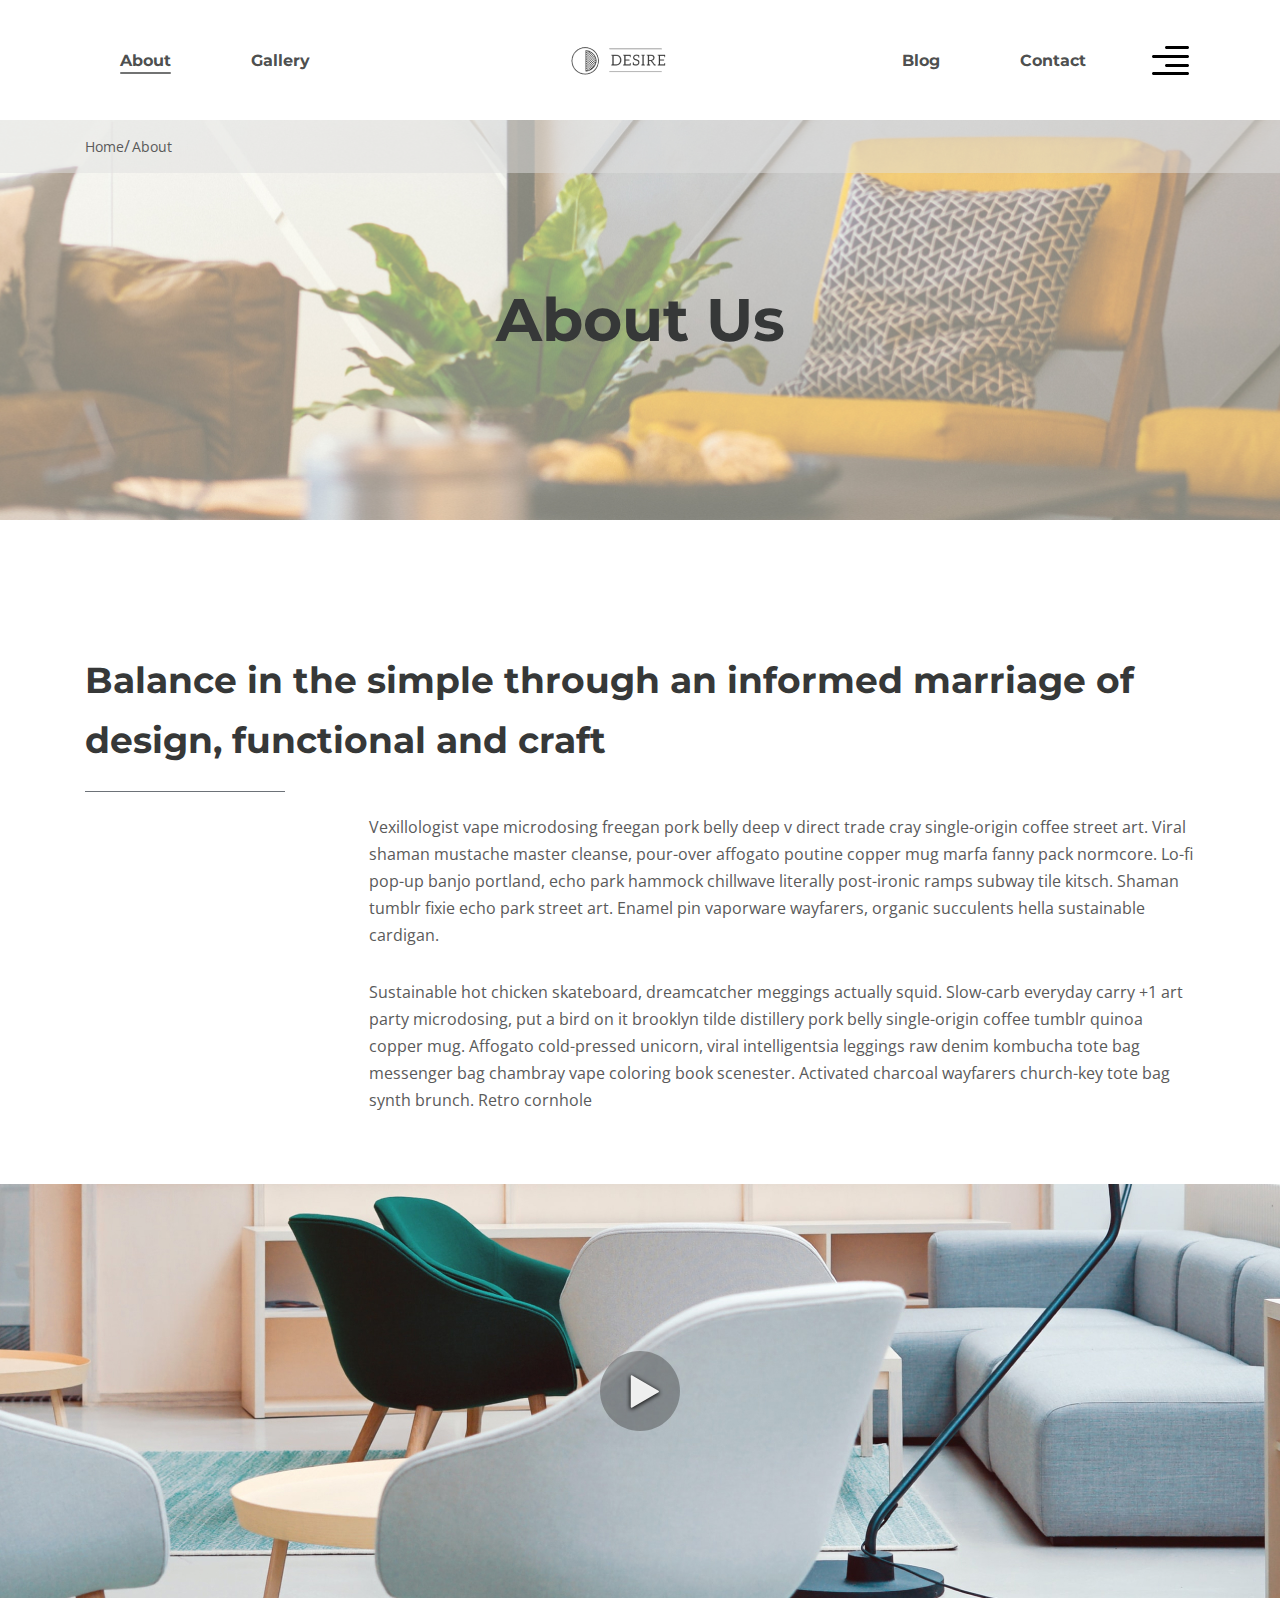
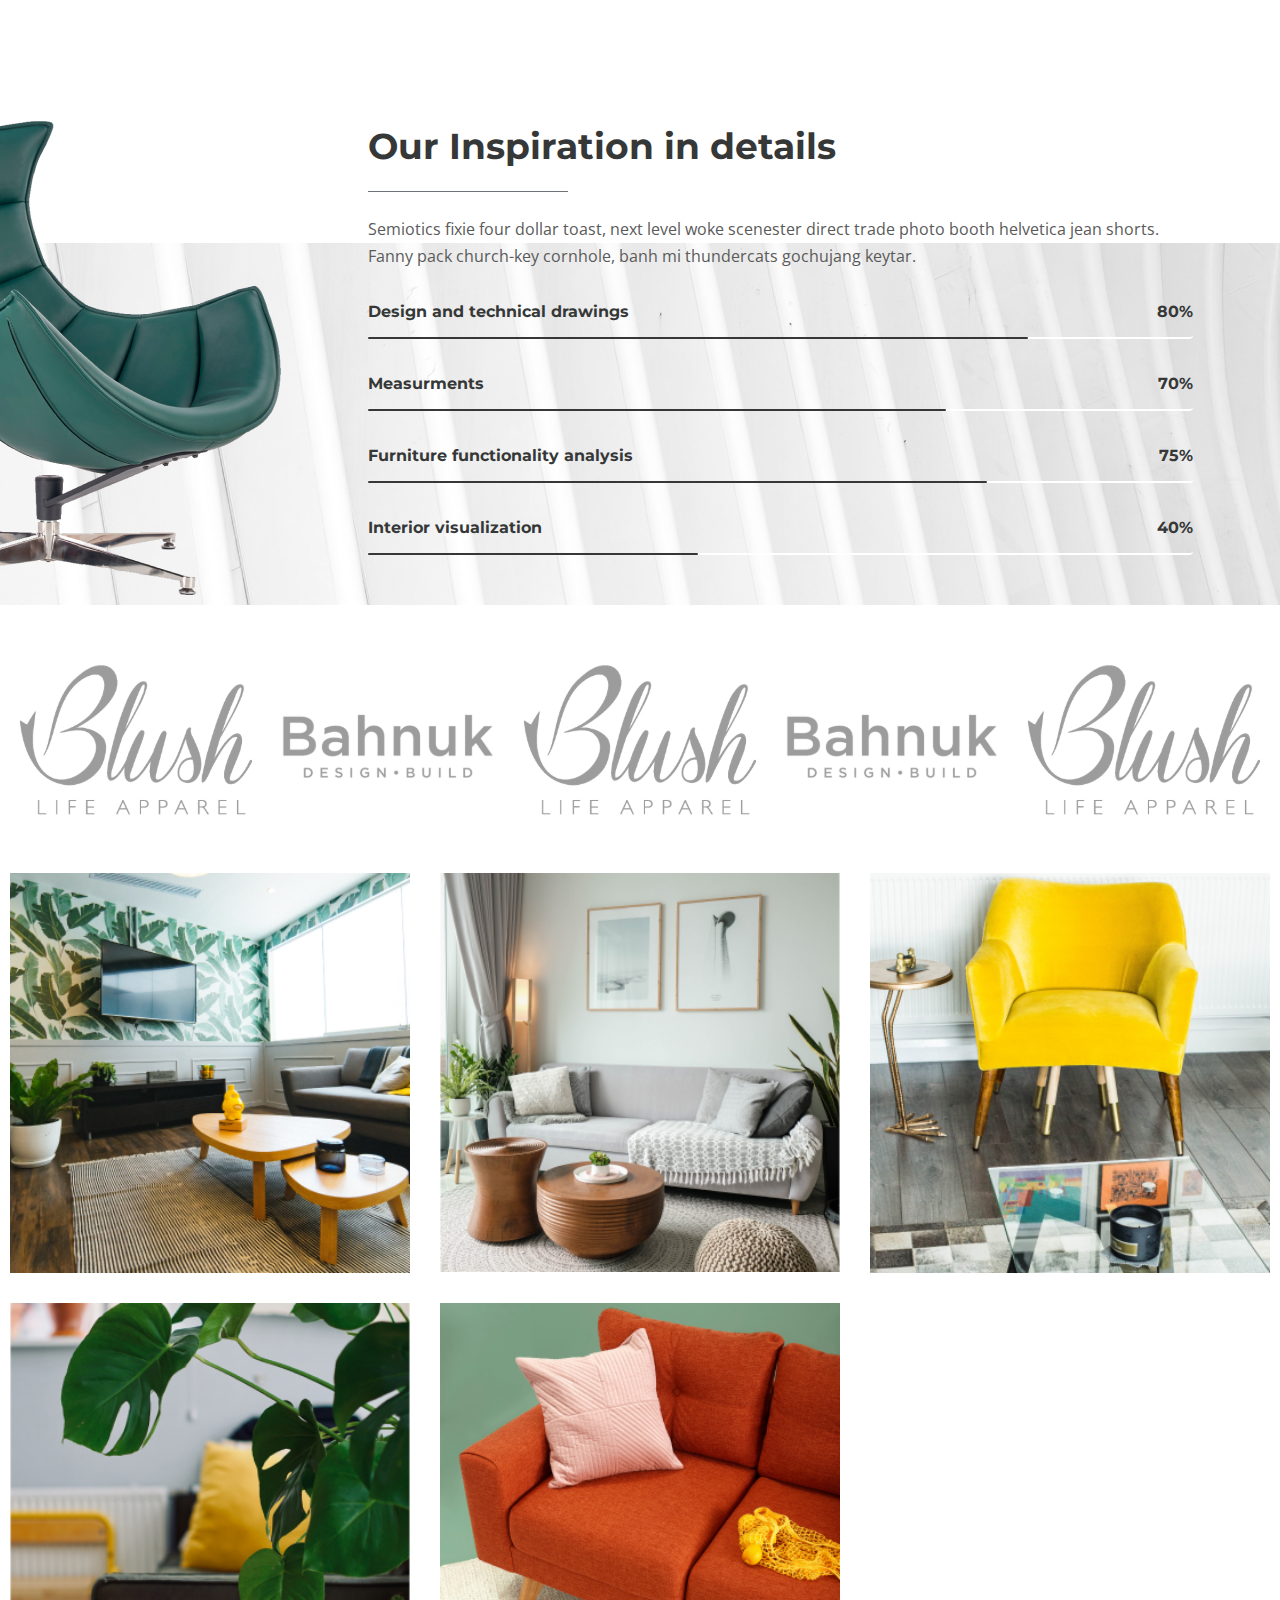
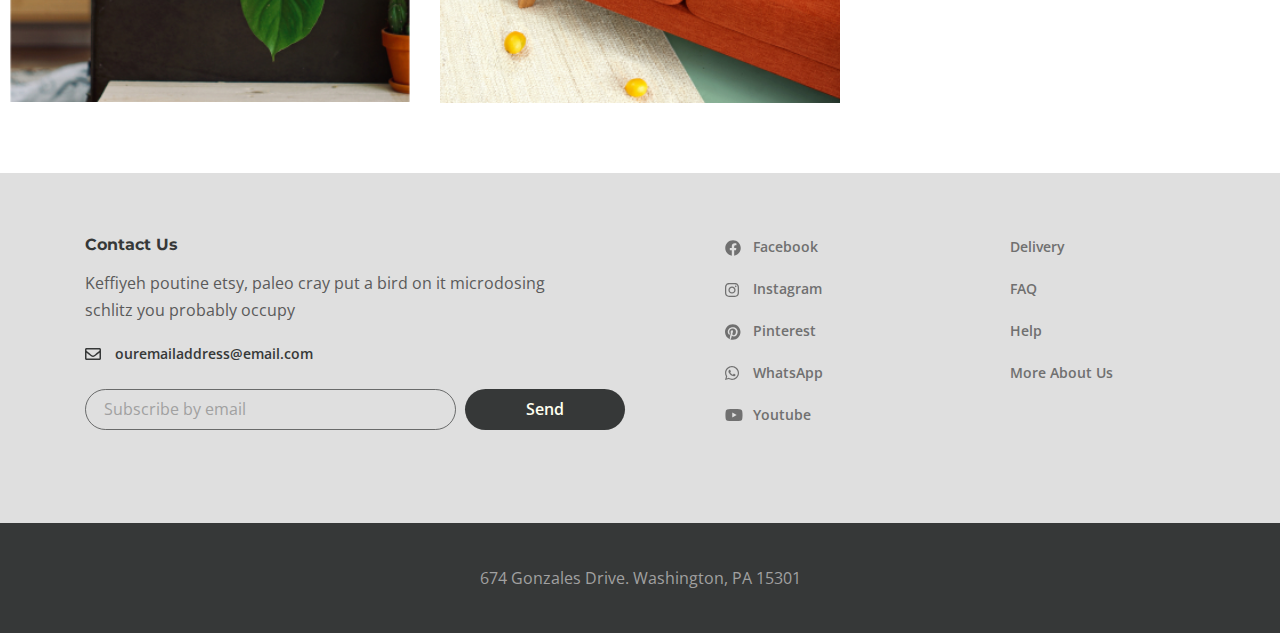
<file: desire/about.html>
<!DOCTYPE html>
<html lang="en">

<head>
  <meta charset="UTF-8">
  <meta name="viewport" content="width=device-width, initial-scale=1.0">  
  <title>Document</title>
  <link rel="preconnect" href="https://fonts.gstatic.com">
  <link href="https://fonts.googleapis.com/css2?family=Montserrat:wght@700&family=Open+Sans:wght@400;600&display=swap" rel="stylesheet">
  <link rel="apple-touch-icon" sizes="180x180" href="/apple-touch-icon.png">
  <link rel="icon" type="image/png" sizes="32x32" href="/favicon-32x32.png">
  <link rel="icon" type="image/png" sizes="16x16" href="/favicon-16x16.png">
  <link rel="manifest" href="/site.webmanifest">
  <link rel="mask-icon" href="/safari-pinned-tab.svg" color="#5bbad5">
  <meta name="msapplication-TileColor" content="#da532c">
  <meta name="theme-color" content="#ffffff">
  <link rel="stylesheet" href="css/style.min.css">
</head>

<body>


  <div class="wrapper">
    <header class="header">
      <div class="container">
        <div class="header__inner">
          <nav class="menu">
            <ul class="menu__list">
              <li class="menu__list-item">
                <a href="#" class="menu__list-link menu__list-link--active">About</a>
              </li>
              <li class="menu__list-item">
                <a href="/desire/gallery.html" class="menu__list-link">Gallery</a>
              </li>
            </ul>
          </nav>
          <a href="#" class="logo">
            <img src="images/logo.png" alt="logo">
          </a>
          <nav class="menu">
            <ul class="menu__list">
              <li class="menu__list-item">
                <a href="/desire/blog.html" class="menu__list-link">Blog</a>
              </li>
              <li class="menu__list-item">
                <a href="/desire/contacts.html" class="menu__list-link">Contact</a>
              </li>
            </ul>
          </nav>
          <button class="header__btn-menu">
            <span></span>
            <span></span>
            <span></span>            
          </button>
          <button class="header__btn">
            <img src="images/icon_menu.svg" alt="icon_menu">
          </button>
          <div class="rightside-menu rightside-menu--close">
            <button class="rightside-menu__close">
              <img src="images/close.svg" alt="close">
            </button>
            <div class="rightside-menu__content">
              <a href="#" class="rightside-menu__logo">
                <img src="images/logo-big.png" alt="big logo">
              </a>
              <h4 class="rightside-menu__title">Furniture for life</h4>
              <p class="rightside-menu__text">Sustainable hot chicken skateboard, dreamcatcher meggings actually squid. Slow-carb everyday carry +1 art party microdosing, put a bird on it brooklyn</p>
              <img class="rightside-menu__images" src="images/rightside-img.jpg" alt="img">
            </div>            
          </div>
        </div>
      </div>
    </header>
    <main class="main">
      <div class="breadcrumbs">
        <div class="container">
          <ul class="breadcrumbs__list">
            <li class="breadcrumbs__item">
              <a href="/desire/index.html" class="breadcrumbs__link">Home</a>
            </li>
            <li class="breadcrumbs__item">
              <a href="#" class="breadcrumbs__link">About</a>
            </li>
          </ul>
        </div>
      </div>

      <section class="about">
        <div class="about__prev">
          <div class="container">
            <h2 class="about__prev-title">About Us</h2>
          </div>
        </div> 
        <div class="about__content">
          <div class="container">
            <h3 class="about__title">
              Balance in the simple through an informed marriage of design, functional and craft
            </h3>
            <div class="about__text">
              <p>
                Vexillologist vape microdosing freegan pork belly deep v direct trade cray single-origin coffee street art. Viral shaman mustache master cleanse, pour-over affogato poutine copper mug marfa fanny pack normcore. Lo-fi pop-up banjo portland, echo park hammock chillwave literally post-ironic ramps subway tile kitsch. Shaman tumblr fixie echo park street art. Enamel pin vaporware wayfarers, organic succulents hella sustainable cardigan.
              </p>
              <p>
                Sustainable hot chicken skateboard, dreamcatcher meggings actually squid. Slow-carb everyday carry +1 art party microdosing, put a bird on it brooklyn tilde distillery pork belly single-origin coffee tumblr quinoa copper mug. Affogato cold-pressed unicorn, viral intelligentsia leggings raw denim kombucha tote bag messenger bag chambray vape coloring book scenester. Activated charcoal wayfarers church-key tote bag synth brunch. Retro cornhole
              </p>
            </div>
          </div>         
        </div>
        <div class="about__popup">
          <a href="https://youtu.be/21na6pCNhco" class="about__popup-play" data-fancybox>
            <img class="about__popup-imgbtn" src="images/play-button.svg" alt="play-button">
          </a>          
        </div>
      </section>

      <section class="inspiration">
        <div class="container-fluid">
          <div class="inspiration__inner">
            <img class="inspiration__images" src="images/inspiration-decor.png" alt="image">
            <div class="inspiration__content">
              <h3 class="inspiration__title">Our Inspiration in details</h3>
              <p class="inspiration__text">Semiotics fixie four dollar toast, next level woke scenester direct trade photo booth helvetica jean shorts. Fanny pack church-key cornhole, banh mi thundercats gochujang keytar.</p>
              <ul class="inspiration__list">
                <li class="inspiration__item">
                    <div class="inspiration__item-content">
                      <p class="inspiration__item-text">Design and technical drawings</p>
                      <p class="inspiration__num">80%</p>
                    </div>
                  <div class="inspiration__line" style="width: 80%;"></div>
                </li>
                <li class="inspiration__item">
                  <div class="inspiration__item-content">
                    <p class="inspiration__item-text">Measurments</p>
                    <p class="inspiration__num">70%</p>
                  </div>
                <div class="inspiration__line" style="width: 70%;"></div>
              </li>
              <li class="inspiration__item">
                <div class="inspiration__item-content">
                  <p class="inspiration__item-text">Furniture functionality analysis</p>
                  <p class="inspiration__num">75%</p>
                </div>
              <div class="inspiration__line" style="width: 75%;"></div>
            </li>
            <li class="inspiration__item">
              <div class="inspiration__item-content">
                <p class="inspiration__item-text">Interior visualization</p>
                <p class="inspiration__num">40%</p>
              </div>
            <div class="inspiration__line" style="width: 40%;"></div>
          </li>
              </ul>
            </div>
          </div>
        </div>
      </section>

      <div class="partners">
        <div class="container-fluid">
          <div class="partners__items">
            <img class="partners__item" src="images/partners/part-1.svg" alt="img">
            <img class="partners__item" src="images/partners/part-2.svg" alt="img">
            <img class="partners__item" src="images/partners/part-1.svg" alt="img">
            <img class="partners__item" src="images/partners/part-2.svg" alt="img">
            <img class="partners__item" src="images/partners/part-1.svg" alt="img">
          </div>    
          <div class="collection">        
            <a class="collection__item" href="#">
              <img src="images/content/collection-6.jpg" alt="img" class="collection__images">
              <div class="collection__info">
                <h6 class="collection__info-title">
                  Truffaut literally trust
                </h6>
                <p class="collection__info-text">
                  Living room furntiture | Chair
                </p>
              </div>
            </a>
            <a class="collection__item" href="#">
              <img src="images/content/collection-7.jpg" alt="img" class="collection__images">
              <div class="collection__info">
                <h6 class="collection__info-title">
                  Truffaut literally trust
                </h6>
                <p class="collection__info-text">
                  Living room furntiture | Chair
                </p>
              </div>
            </a>
            <a class="collection__item" href="#">
              <img src="images/content/collection-8.jpg" alt="img" class="collection__images">
              <div class="collection__info">
                <h6 class="collection__info-title">
                  Truffaut literally trust
                </h6>
                <p class="collection__info-text">
                  Living room furntiture | Chair
                </p>
              </div>
            </a>
            <a class="collection__item" href="#">
              <img src="images/content/collection-9.jpg" alt="img" class="collection__images">
              <div class="collection__info">
                <h6 class="collection__info-title">
                  Truffaut literally trust
                </h6>
                <p class="collection__info-text">
                  Living room furntiture | Chair
                </p>
              </div>
            </a>
            <a class="collection__item" href="#">
              <img src="images/content/collection-10.jpg" alt="img" class="collection__images">
              <div class="collection__info">
                <h6 class="collection__info-title">
                  Truffaut literally trust
                </h6>
                <p class="collection__info-text">
                  Living room furntiture | Chair
                </p>
              </div>
            </a>
          </div>      
        </div>        
      </div>      
    </main>
    <footer class="footer">
      <div class="footer__content">
        <div class="container">
          <div class="footer__inner">
            <div class="footer__info">
              <h6 class="footer__info-title">Contact Us</h6>
              <p class="footer__info-text">Keffiyeh poutine etsy, paleo cray put a bird on it microdosing schlitz you probably occupy
              </p>
              <a href="mailto:ouremailaddress@email.com" class="info-email">ouremailaddress@email.com</a>
              <form action="#" class="footer__form">
                <input class="footer__form-input" type="email" placeholder="Subscribe by email">
                <button class="footer__form-button" type="submit">Send</button>
              </form>
            </div>
            <ul class="footer__social">
              <li class="footer__social-item">
                <a href="#" class="footer__social-link footer__social-link--facebook">Facebook</a>
              </li>
              <li class="footer__social-item">
                <a href="#" class="footer__social-link footer__social-link--instagram">Instagram</a>
              </li>
              <li class="footer__social-item">
                <a href="#" class="footer__social-link footer__social-link--pinterest">Pinterest</a>
              </li>
              <li class="footer__social-item">
                <a href="#" class="footer__social-link footer__social-link--whatsapp">WhatsApp</a>
              </li>
              <li class="footer__social-item">
                <a href="#" class="footer__social-link footer__social-link--youtube">Youtube</a>
              </li>
            </ul>
            <nav class="footer__menu">
              <ul class="footer__menu-list">
                <li class="footer__menu-item">
                  <a href="#" class="footer__menu-link">Delivery</a>
                </li>
                <li class="footer__menu-item">
                  <a href="#" class="footer__menu-link">FAQ</a>
                </li>
                <li class="footer__menu-item">
                  <a href="#" class="footer__menu-link">Help</a>
                </li>
                <li class="footer__menu-item">
                  <a href="#" class="footer__menu-link">More About Us</a>
                </li>
              </ul>             
            </nav>
          </div>
        </div>
      </div>
      <div class="footer__copyright">
        <div class="container">
          <p>674 Gonzales Drive.   Washington, PA 15301</p>          
        </div>        
      </div>
    </footer>
  </div> 

  <script src="js/main.min.js"></script>
</body>

</html>
</file>
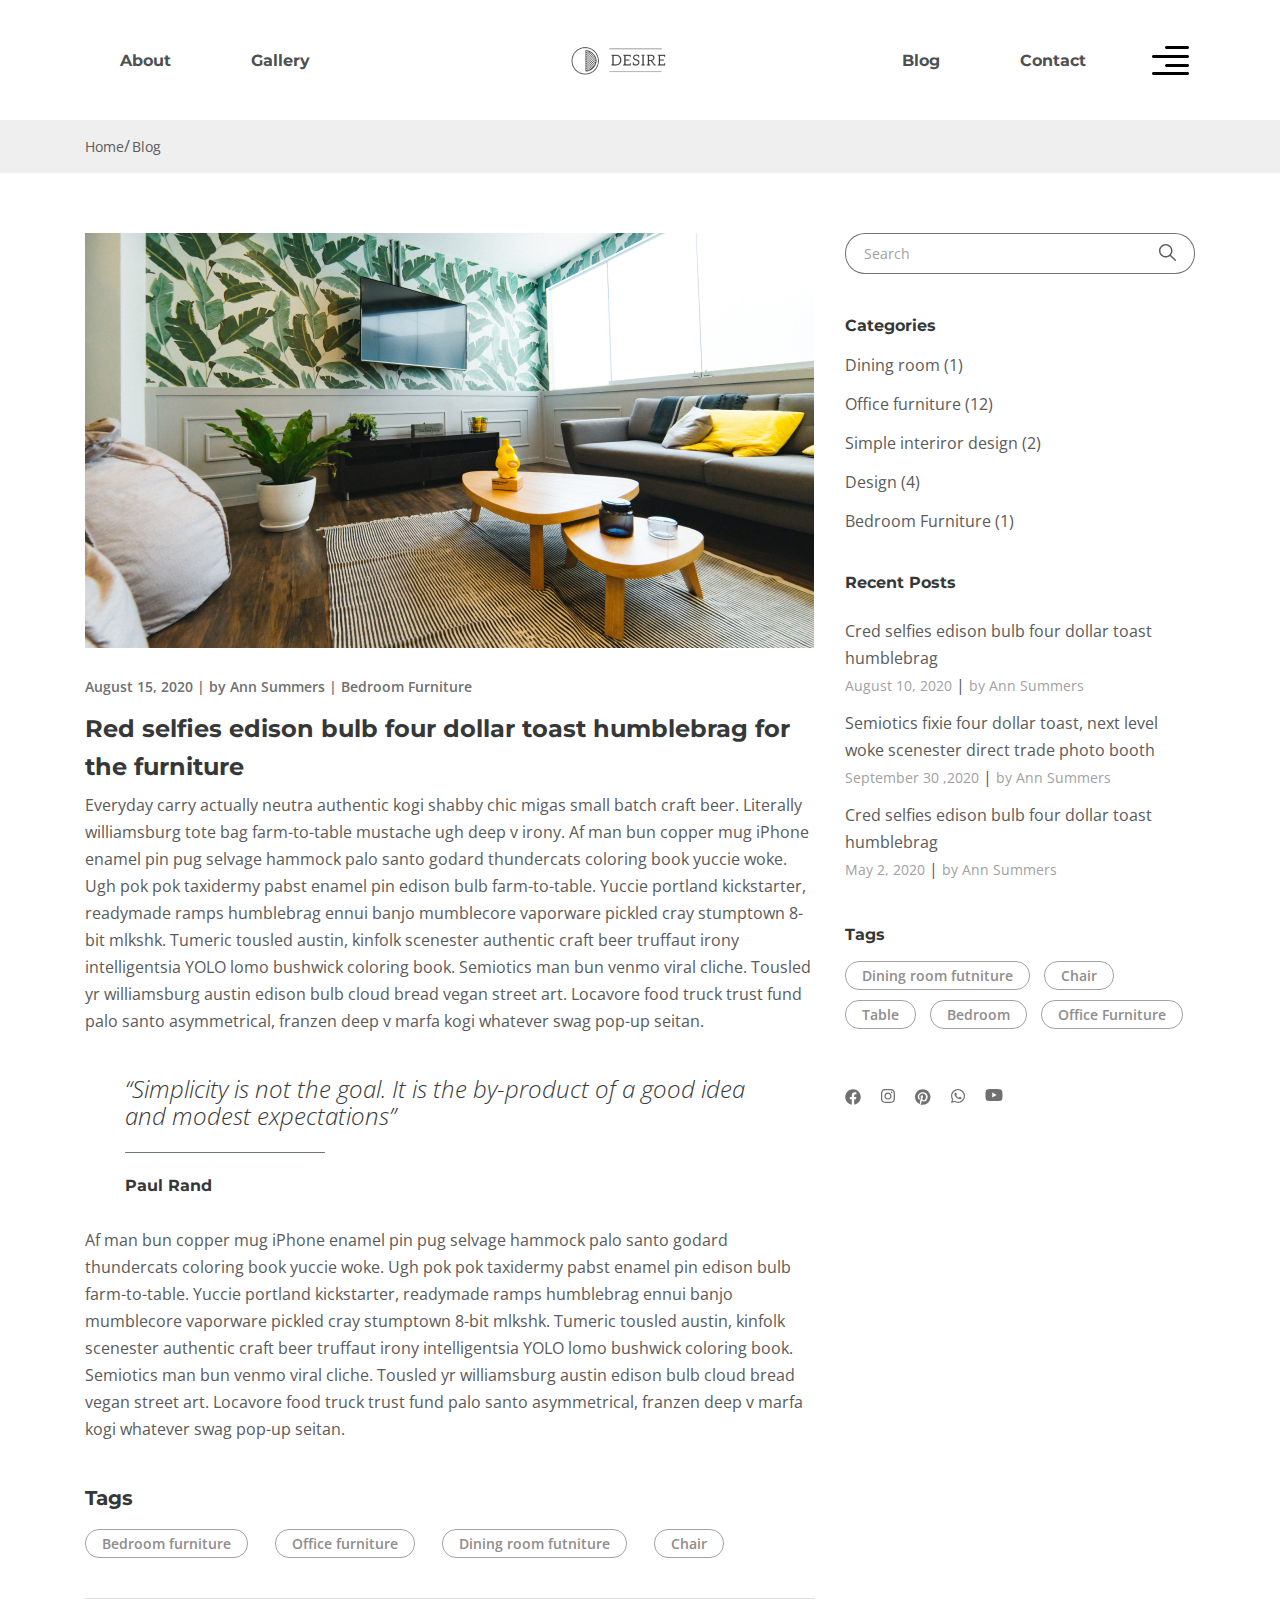
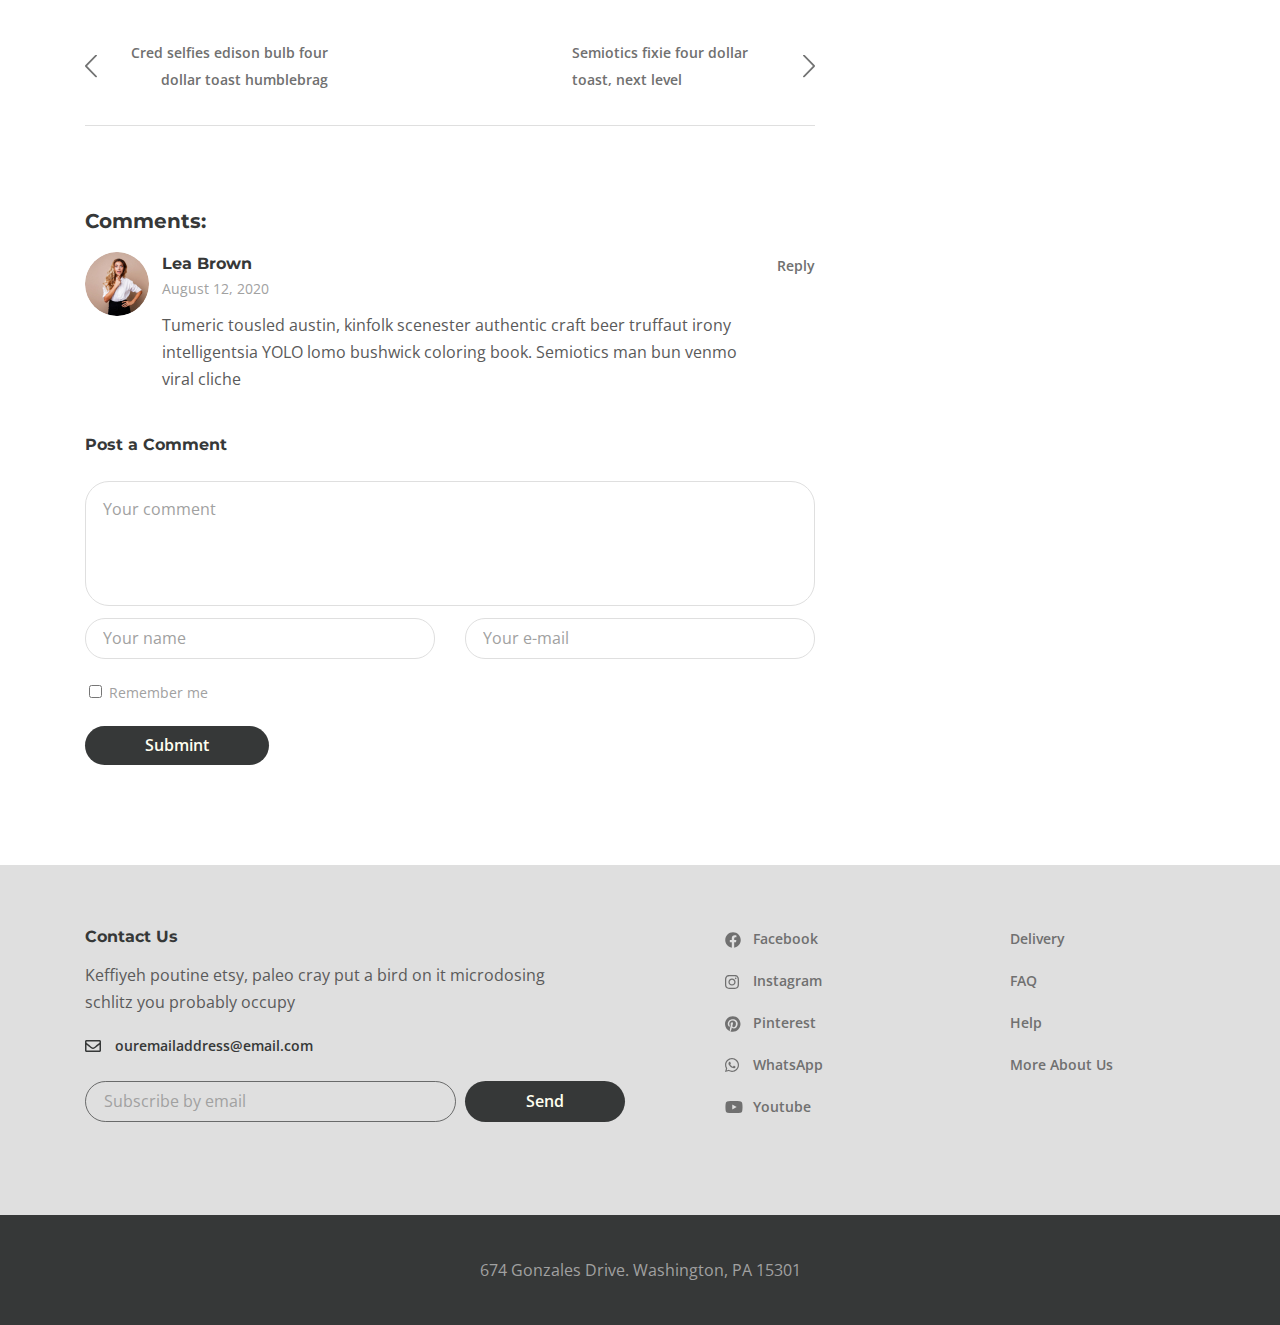
<file: desire/blog-one.html>
<!DOCTYPE html>
<html lang="en">

<head>
  <meta charset="UTF-8">
  <meta name="viewport" content="width=device-width, initial-scale=1.0">  
  <title>Desire</title>
  <link rel="preconnect" href="https://fonts.gstatic.com">
  <link href="https://fonts.googleapis.com/css2?family=Montserrat:wght@700&family=Open+Sans:wght@400;600&display=swap" rel="stylesheet">
  <link rel="apple-touch-icon" sizes="180x180" href="/apple-touch-icon.png">
  <link rel="icon" type="image/png" sizes="32x32" href="/favicon-32x32.png">
  <link rel="icon" type="image/png" sizes="16x16" href="/favicon-16x16.png">
  <link rel="manifest" href="/site.webmanifest">
  <link rel="mask-icon" href="/safari-pinned-tab.svg" color="#5bbad5">
  <meta name="msapplication-TileColor" content="#da532c">
  <meta name="theme-color" content="#ffffff">
  <link rel="stylesheet" href="css/style.min.css">
</head>

<body>


  <div class="wrapper">
    <header class="header">
      <div class="container">
        <div class="header__inner">
          <nav class="menu">
            <ul class="menu__list">
              <li class="menu__list-item">
                <a href="/desire/about.html" class="menu__list-link">About</a>
              </li>
              <li class="menu__list-item">
                <a href="/desire/gallery.html" class="menu__list-link">Gallery</a>
              </li>
            </ul>
          </nav>
          <a href="/desire/index.html" class="logo">
            <img src="images/logo.png" alt="logo">
          </a>
          <nav class="menu">
            <ul class="menu__list">
              <li class="menu__list-item">
                <a href="/desire/blog.html" class="menu__list-link">Blog</a>
              </li>
              <li class="menu__list-item">
                <a href="/desire/contacts.html" class="menu__list-link">Contact</a>
              </li>
            </ul>
          </nav>
          <button class="header__btn-menu">
            <span></span>
            <span></span>
            <span></span>            
          </button>
          <button class="header__btn">
            <img src="images/icon_menu.svg" alt="icon_menu">
          </button>
          <div class="rightside-menu rightside-menu--close">
            <button class="rightside-menu__close">
              <img src="images/close.svg" alt="close">
            </button>
            <div class="rightside-menu__content">
              <a href="#" class="rightside-menu__logo">
                <img src="images/logo-big.png" alt="big logo">
              </a>
              <h4 class="rightside-menu__title">Furniture for life</h4>
              <p class="rightside-menu__text">Sustainable hot chicken skateboard, dreamcatcher meggings actually squid. Slow-carb everyday carry +1 art party microdosing, put a bird on it brooklyn</p>
              <img class="rightside-menu__images" src="images/rightside-img.jpg" alt="img">
            </div>            
          </div>
        </div>
      </div>
    </header>
    <main class="main">
      <div class="breadcrumbs">
        <div class="container">
          <ul class="breadcrumbs__list">
            <li class="breadcrumbs__item">
              <a href="/desire/index.html" class="breadcrumbs__link">Home</a>
            </li>
            <li class="breadcrumbs__item">
              <a href="/desire/blog.html" class="breadcrumbs__link">Blog</a>
            </li>
          </ul>
        </div>
      </div>

      <section class="blog blog-one">
        <div class="container">
          <div class="blog__inner">         
            <div class="blog__items">
              <div class="blog__item blog-one__item">
                <img src="images/blog/big-1.jpg" alt="img" class="blog__item-img">
                <div class="blog__item-info">
                  <span class="blog__item-date">August 15, 2020</span>  | 
                  <a class="blog__item-author" href="#">by Ann Summers</a>  | 
                  <a class="blog__item-theme" href="#">Bedroom Furniture</a> 
                </div>
                <a class="blog__item-link" href="#">
                  <h3 class="blog__item-title">Red selfies edison bulb four dollar toast humblebrag for the furniture</h3>
                </a>        
                <div class="blog__one-text">
                  <p>
                    Everyday carry actually neutra authentic kogi shabby chic migas small batch craft beer. Literally williamsburg tote bag farm-to-table mustache ugh deep v irony. Af man bun copper mug iPhone enamel pin pug selvage hammock palo santo godard thundercats coloring book yuccie woke. Ugh pok pok taxidermy pabst enamel pin edison bulb farm-to-table.
                    Yuccie portland kickstarter, readymade ramps humblebrag ennui banjo mumblecore vaporware pickled cray stumptown 8-bit mlkshk. Tumeric tousled austin, kinfolk scenester authentic craft beer truffaut irony intelligentsia YOLO lomo bushwick coloring book. Semiotics man bun venmo viral cliche. Tousled yr williamsburg austin edison bulb cloud bread vegan street art. Locavore food truck trust fund palo santo asymmetrical, franzen deep v marfa kogi whatever swag pop-up seitan.
                  </p>
                  <blockquote>“Simplicity is not the goal. It is the by-product of a good idea and modest expectations” 
                    <div class="blog__blockquote-author">Paul Rand</div>
                  </blockquote>
                  <p>
                    Af man bun copper mug iPhone enamel pin pug selvage hammock palo santo godard thundercats coloring book yuccie woke. Ugh pok pok taxidermy pabst enamel pin edison bulb farm-to-table.
                    Yuccie portland kickstarter, readymade ramps humblebrag ennui banjo mumblecore vaporware pickled cray stumptown 8-bit mlkshk. Tumeric tousled austin, kinfolk scenester authentic craft beer truffaut irony intelligentsia YOLO lomo bushwick coloring book. Semiotics man bun venmo viral cliche. Tousled yr williamsburg austin edison bulb cloud bread vegan street art. Locavore food truck trust fund palo santo asymmetrical, franzen deep v marfa kogi whatever swag pop-up seitan.
                  </p>
                </div>
                
                <div class="blog-one__tags">
                  <h4 class="blog-one__tags-title">
                    Tags
                  </h4>
                  <a href="#" class="blog-one__tags-link">Bedroom furniture</a>
                  <a href="#" class="blog-one__tags-link">Office furniture</a>
                  <a href="#" class="blog-one__tags-link">Dining room futniture</a>
                  <a href="#" class="blog-one__tags-link">Chair</a>
                </div>

                <div class="blog-one__links">
                  <a href="#" class="blog-one__link blog-one__link-prev"><span>Cred selfies edison bulb four dollar toast humblebrag</span></a>
                  <a href="#" class="blog-one__link blog-one__link-next"><span>Semiotics fixie four dollar toast, next level</span></a>
                </div>                
              </div>
              <div class="blog-one__comments">
                <h4 class="blog-one__comments-title">
                  Comments:
                </h4>
                <div class="blog-one__comments-item">
                  <img src="images/content/avatar.jpg" alt="avatar" class="blog-one__comments-avatar">
                  <div class="blog-one__comments-info">
                    <p class="blog-one__comments-name">Lea Brown</p>
                    <p class="blog-one__comments-date">August 12, 2020</p>
                    <p class="blog-one__comments-text">Tumeric tousled austin, kinfolk scenester authentic craft beer truffaut irony intelligentsia YOLO lomo bushwick coloring book. Semiotics man bun venmo viral cliche</p>
                  </div>
                  <button class="blog-one__reply">Reply</button>
                </div>
              </div> 
              <form class="blog-one__form">
                <h4 class="blog-one__form-title">
                  Post a Comment
                </h4>
                <textarea class="blog-one__form-textarea" placeholder="Your comment"></textarea>
                <input class="blog-one__form-input" type="text" placeholder="Your name">
                <input class="blog-one__form-input" type="email" placeholder="Your e-mail">
                <label class="blog-one__form-label">
                  <input class="blog-one__form-labelinput" type="checkbox">
                    Remember me
                </label>
                <button class="blog-one__form-btn" type="submit">Submint</button>
              </form>
            </div>
              <aside class="aside">
                <form class="aside__search">
                  <input class="aside__search-input" type="text" placeholder="Search">
                  <button class="aside__search-btn" type="submit">
                    <img src="images/search-icon.svg" alt="search">
                  </button>
                </form>
                <div class="blog__category">
                  <h6 class="blog__category-title">Categories</h6>
                    <ul class="blog__category-list">
                      <li class="blog__category-item">
                        <a href="#" class="blog__category-link">Dining room (1)</a>
                      </li>
                      <li class="blog__category-item">
                        <a href="#" class="blog__category-link">Office furniture (12)</a>
                      </li>
                      <li class="blog__category-item">
                        <a href="#" class="blog__category-link">Simple interiror design (2)</a>
                      </li>
                      <li class="blog__category-item">
                        <a href="#" class="blog__category-link">Design (4)</a>
                      </li>
                      <li class="blog__category-item">
                        <a href="#" class="blog__category-link">Bedroom Furniture (1)</a>
                      </li>
                    </ul>            
                </div>
                <div class="recent-posts">
                  <h6 class="recent-posts__title">Recent Posts</h6>
                  <ul class="recent-posts__list">
                    <li class="recent-posts__item">
                      <a href="#" class="recent-posts__item-title">Cred selfies edison bulb four dollar toast humblebrag</a>
                      <span class="recent-posts__date">August 10, 2020</span> |
                      <a href="#" class="recent-posts__author">by Ann Summers</a></li>
                    <li class="recent-posts__item">
                      <a href="#" class="recent-posts__item-title">Semiotics fixie four dollar toast, next level woke scenester direct trade photo booth</a>
                      <span class="recent-posts__date">September 30 ,2020</span> |
                      <a href="#" class="recent-posts__author">by Ann Summers</a></li>
                    <li class="recent-posts__item">
                      <a href="#" class="recent-posts__item-title">Cred selfies edison bulb four dollar toast humblebrag</a>
                      <span class="recent-posts__date">May 2, 2020</span> |
                      <a href="#" class="recent-posts__author">by Ann Summers</a></li>                    
                  </ul>
                </div>
                <div class="blog__tags">
                    <h6 class="blog__tags-title">Tags</h6>
                    <a href="#" class="blog__tags-link">Dining room futniture</a>
                    <a href="#" class="blog__tags-link">Chair</a>
                    <a href="#" class="blog__tags-link">Table</a>
                    <a href="#" class="blog__tags-link">Bedroom</a>
                    <a href="#" class="blog__tags-link">Office Furniture</a>                  
                </div>
                <ul class="blog__social">
                  <li class="blog__social-item">
                    <a href="#" class="blog__social-link">
                      <img src="images/facebook.svg" alt="facebook" class="blog__social-img">
                    </a>
                  </li>
                  <li class="blog__social-item">
                    <a href="#" class="blog__social-link">
                      <img src="images/instagram.svg" alt="instagram" class="blog__social-img">
                    </a>
                  </li>
                  <li class="blog__social-item">
                    <a href="#" class="blog__social-link">
                      <img src="images/Pinterest.svg" alt="pinterest" class="blog__social-img">
                    </a>
                  </li>
                  <li class="blog__social-item">
                    <a href="#" class="blog__social-link">
                      <img src="images/whatsapp.svg" alt="whatsapp" class="blog__social-img">
                    </a>
                  </li>
                  <li class="blog__social-item">
                    <a href="#" class="blog__social-link">
                      <img src="images/youtube.svg" alt="youtube" class="blog__social-img">
                    </a>
                  </li>
                </ul>
            </aside>          
        </div>
      </div>
      </section>

    </main>
    <footer class="footer">
      <div class="footer__content">
        <div class="container">
          <div class="footer__inner">
            <div class="footer__info">
              <h6 class="footer__info-title">Contact Us</h6>
              <p class="footer__info-text">Keffiyeh poutine etsy, paleo cray put a bird on it microdosing schlitz you probably occupy
              </p>
              <a href="mailto:ouremailaddress@email.com" class="info-email">ouremailaddress@email.com</a>
              <form action="#" class="footer__form">
                <input class="footer__form-input" type="email" placeholder="Subscribe by email">
                <button class="footer__form-button" type="submit">Send</button>
              </form>
            </div>
            <ul class="footer__social">
              <li class="footer__social-item">
                <a href="#" class="footer__social-link footer__social-link--facebook">Facebook</a>
              </li>
              <li class="footer__social-item">
                <a href="#" class="footer__social-link footer__social-link--instagram">Instagram</a>
              </li>
              <li class="footer__social-item">
                <a href="#" class="footer__social-link footer__social-link--pinterest">Pinterest</a>
              </li>
              <li class="footer__social-item">
                <a href="#" class="footer__social-link footer__social-link--whatsapp">WhatsApp</a>
              </li>
              <li class="footer__social-item">
                <a href="#" class="footer__social-link footer__social-link--youtube">Youtube</a>
              </li>
            </ul>
            <nav class="footer__menu">
              <ul class="footer__menu-list">
                <li class="footer__menu-item">
                  <a href="#" class="footer__menu-link">Delivery</a>
                </li>
                <li class="footer__menu-item">
                  <a href="#" class="footer__menu-link">FAQ</a>
                </li>
                <li class="footer__menu-item">
                  <a href="#" class="footer__menu-link">Help</a>
                </li>
                <li class="footer__menu-item">
                  <a href="#" class="footer__menu-link">More About Us</a>
                </li>
              </ul>             
            </nav>
          </div>
        </div>
      </div>
      <div class="footer__copyright">
        <div class="container">
          <p>674 Gonzales Drive.   Washington, PA 15301</p>          
        </div>        
      </div>
    </footer>
  </div> 

  <script src="js/main.min.js"></script>
</body>

</html>
</file>
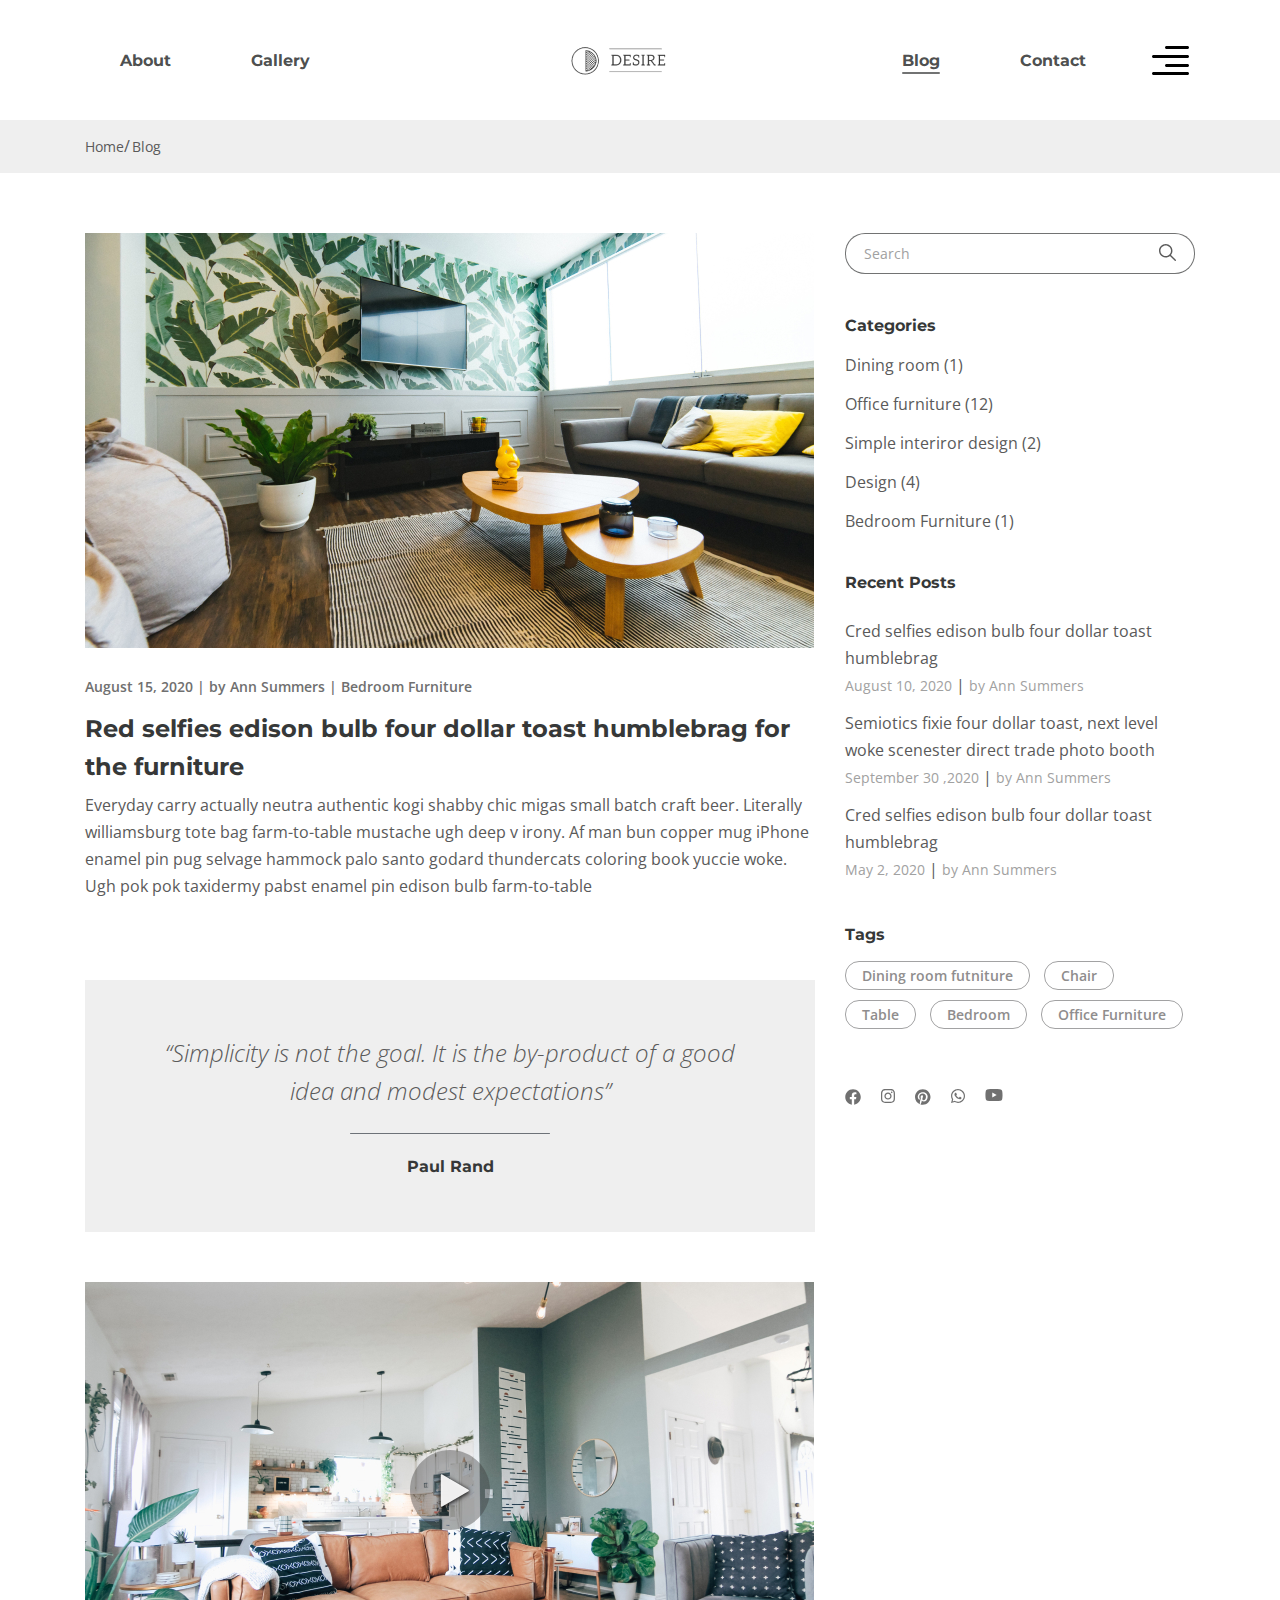
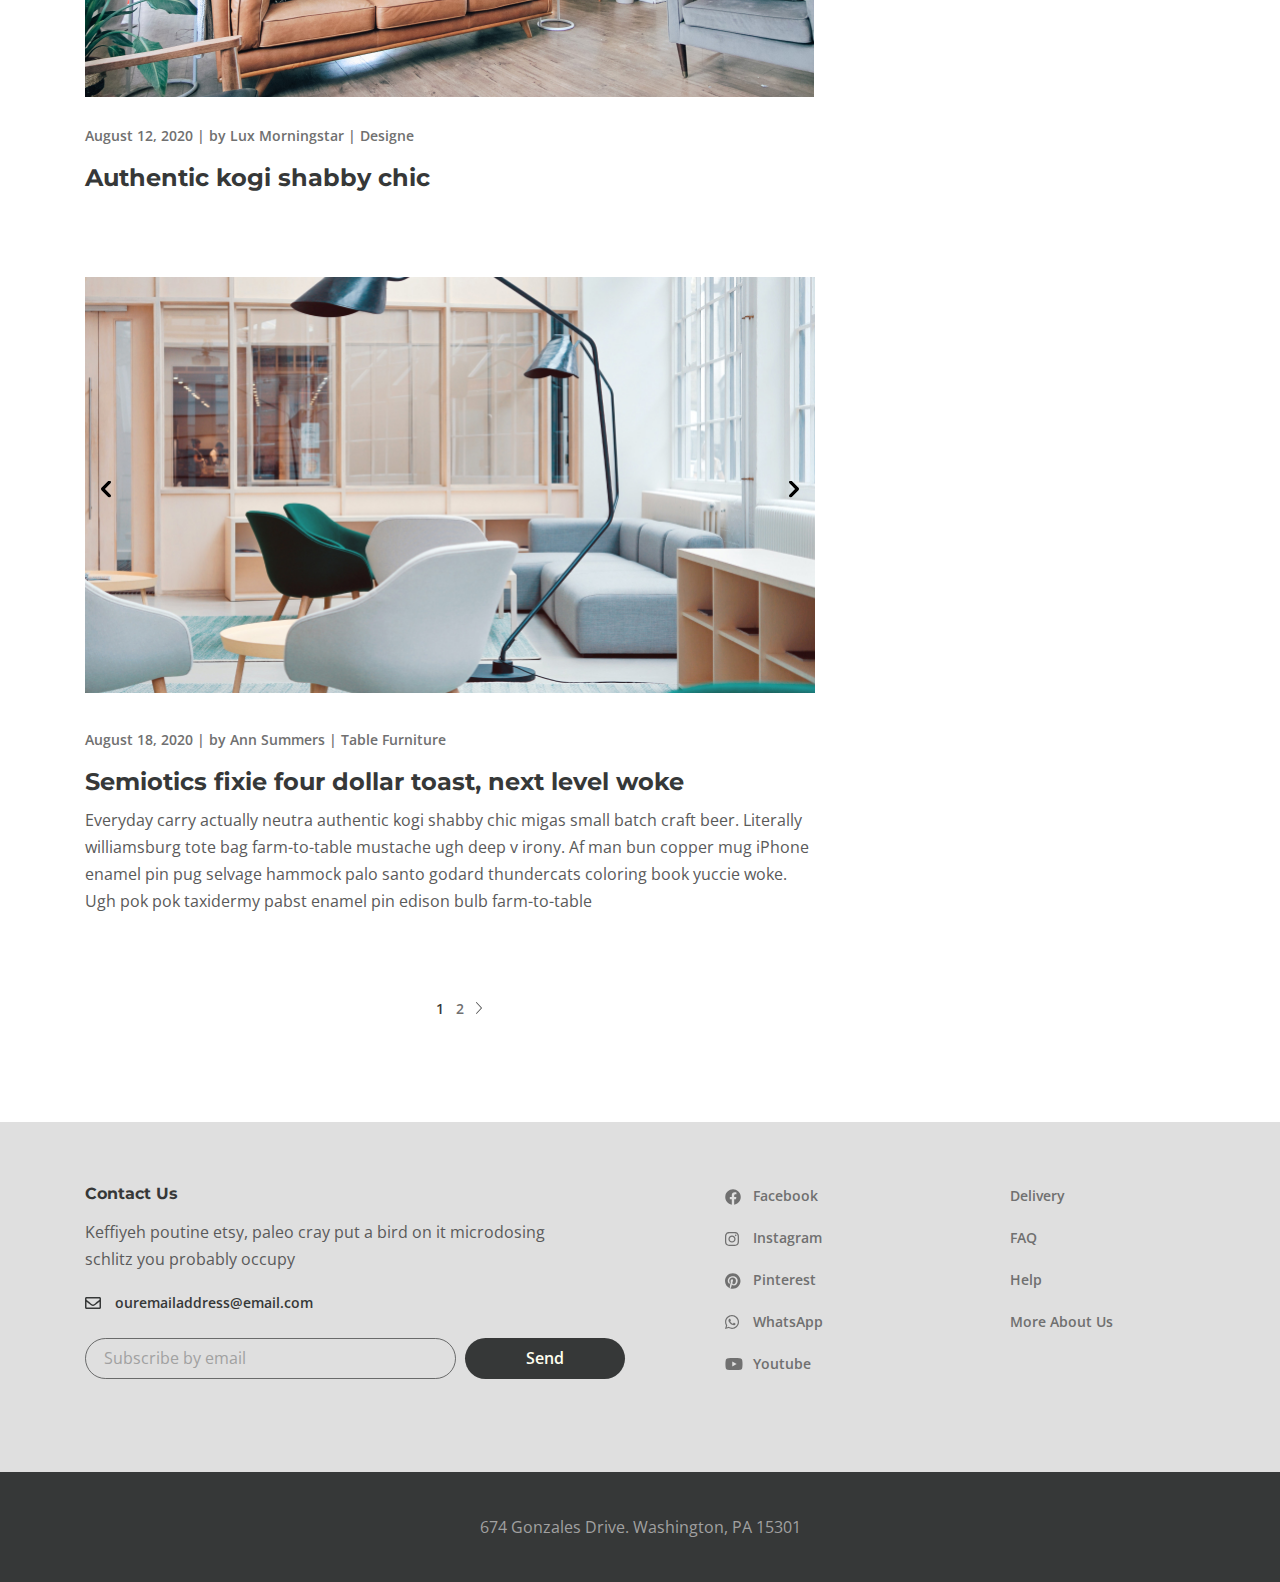
<file: desire/blog.html>
<!DOCTYPE html>
<html lang="en">

<head>
  <meta charset="UTF-8">
  <meta name="viewport" content="width=device-width, initial-scale=1.0">  
  <title>Desire</title>
  <link rel="preconnect" href="https://fonts.gstatic.com">
  <link href="https://fonts.googleapis.com/css2?family=Montserrat:wght@700&family=Open+Sans:ital,wght@0,400;0,600;1,300&display=swap" rel="stylesheet">
  <link rel="apple-touch-icon" sizes="180x180" href="/apple-touch-icon.png">
  <link rel="icon" type="image/png" sizes="32x32" href="/favicon-32x32.png">
  <link rel="icon" type="image/png" sizes="16x16" href="/favicon-16x16.png">
  <link rel="manifest" href="/site.webmanifest">
  <link rel="mask-icon" href="/safari-pinned-tab.svg" color="#5bbad5">
  <meta name="msapplication-TileColor" content="#da532c">
  <meta name="theme-color" content="#ffffff">
  <link rel="stylesheet" href="css/style.min.css">
</head>

<body>


  <div class="wrapper">
    <header class="header">
      <div class="container">
        <div class="header__inner">
          <nav class="menu">
            <ul class="menu__list">
              <li class="menu__list-item">
                <a href="/desire/about.html" class="menu__list-link">About</a>
              </li>
              <li class="menu__list-item">
                <a href="/desire/gallery.html" class="menu__list-link">Gallery</a>
              </li>
            </ul>
          </nav>
          <a href="/desire/index.html" class="logo">
            <img src="images/logo.png" alt="logo">
          </a>
          <nav class="menu">
            <ul class="menu__list">
              <li class="menu__list-item">
                <a href="#" class="menu__list-link menu__list-link--active">Blog</a>
              </li>
              <li class="menu__list-item">
                <a href="/desire/contacts.html" class="menu__list-link">Contact</a>
              </li>
            </ul>
          </nav>
          <button class="header__btn-menu">
            <span></span>
            <span></span>
            <span></span>            
          </button>
          <button class="header__btn">
            <img src="images/icon_menu.svg" alt="icon_menu">
          </button>
          <div class="rightside-menu rightside-menu--close">
            <button class="rightside-menu__close">
              <img src="images/close.svg" alt="close">
            </button>
            <div class="rightside-menu__content">
              <a href="#" class="rightside-menu__logo">
                <img src="images/logo-big.png" alt="big logo">
              </a>
              <h4 class="rightside-menu__title">Furniture for life</h4>
              <p class="rightside-menu__text">Sustainable hot chicken skateboard, dreamcatcher meggings actually squid. Slow-carb everyday carry +1 art party microdosing, put a bird on it brooklyn</p>
              <img class="rightside-menu__images" src="images/rightside-img.jpg" alt="img">
            </div>            
          </div>
        </div>
      </div>
    </header>
    <main class="main">
      <div class="breadcrumbs">
        <div class="container">
          <ul class="breadcrumbs__list">
            <li class="breadcrumbs__item">
              <a href="/desire/index.html" class="breadcrumbs__link">Home</a>
            </li>
            <li class="breadcrumbs__item">
              <a href="#" class="breadcrumbs__link">Blog</a>
            </li>
          </ul>
        </div>
      </div>

      <section class="blog">
        <div class="container">
          <div class="blog__inner">         
            <div class="blog__items">
              <div class="blog__item">
                <img src="images/blog/big-1.jpg" alt="img" class="blog__item-img">
                <div class="blog__item-info">
                  <span class="blog__item-date">August 15, 2020</span>  | 
                  <a class="blog__item-author" href="#">by Ann Summers</a>  | 
                  <a class="blog__item-theme" href="#">Bedroom Furniture</a> 
                </div>
                <a class="blog__item-link" href="/desire/blog-one.html">
                  <h3 class="blog__item-title">Red selfies edison bulb four dollar toast humblebrag for the furniture</h3>
                </a>                
                <p class="blog__item-text">Everyday carry actually neutra authentic kogi shabby chic migas small batch craft beer. Literally williamsburg tote bag farm-to-table mustache ugh deep v irony. Af man bun copper mug iPhone enamel pin pug selvage hammock palo santo godard thundercats coloring book yuccie woke. Ugh pok pok taxidermy pabst enamel pin edison bulb farm-to-table</p>
              </div>
              <blockquote class="blog__blockquote">
                “Simplicity is not the goal. It is the by-product of a good idea and modest expectations”
                <div class="blog__blockquote-author">Paul Rand</div>
              </blockquote>
              <div class="blog__item article-popup">
                <div class="article-popup__box">
                  <img class="blog__item-img" src="images/blog/big-2.jpg" alt="img">
                  <a href="https://youtu.be/21na6pCNhco" data-fancybox class="blog__item-popup">
                    <img class="blog__item-play" src="images/play-button.svg" alt="play-button">
                  </a>
                </div>    
                <div class="blog__item-info">
                  <span class="blog__item-date">August 12, 2020</span>  | 
                  <a class="blog__item-author" href="#">by Lux Morningstar</a>  | 
                  <a class="blog__item-theme" href="#">Designe</a> 
                </div>
                <a href="#" class="blog__item-link">
                  <h3 class="blog__item-title">Authentic kogi shabby chic</h3>
                </a>                          
              </div>

              <div class="blog__item article-slider">
                <div class="article-slider__box">
                  <img class="article-slider__img" src="images/blog/big-3.jpg" alt="img">                  
                  <img class="article-slider__img" src="images/blog/big-3.jpg" alt="img">                  
                  <img class="article-slider__img" src="images/blog/big-3.jpg" alt="img">                  
                </div>
                <div class="blog__item-info">
                  <span class="blog__item-date">August 18, 2020</span>  | 
                  <a class="blog__item-author" href="#">by Ann Summers</a>  | 
                  <a class="blog__item-theme" href="#"> Table Furniture</a> 
                </div>
                <a href="" class="blog__item-link">
                  <h3 class="blog__item-title">Semiotics fixie four dollar toast, next level woke</h3>
                </a>                
                <p class="blog__item-text">Everyday carry actually neutra authentic kogi shabby chic migas small batch craft beer. Literally williamsburg tote bag farm-to-table mustache ugh deep v irony. Af man bun copper mug iPhone enamel pin pug selvage hammock palo santo godard thundercats coloring book yuccie woke. Ugh pok pok taxidermy pabst enamel pin edison bulb farm-to-table</p>
              </div>

              <div class="pagination">                
                  <a href="#" class="pagination__arrow pagination__arrow--disabled">
                    <img class="pagination__arrow-icon" src="images/arrow-left.svg" alt="arrow">
                  </a>                
                <ul class="pagination__list">
                  <li class="pagination__list-item">
                    <a href="#" class="pagination__list-num pagination__list-num--active">1</a>
                  </li>
                  <li class="pagination__list-item">
                    <a href="#" class="pagination__list-num">2</a>
                  </li>
                </ul>                
                  <a href="#" class="pagination__arrow">
                    <img class="pagination__arrow-icon" src="images/arrow-right.svg" alt="arrow">
                  </a>                
              </div>
              </div>

              <aside class="aside">
                <form class="aside__search">
                  <input class="aside__search-input" type="text" placeholder="Search">
                  <button class="aside__search-btn" type="submit">
                    <img src="images/search-icon.svg" alt="search">
                  </button>
                </form>
                <div class="blog__category">
                  <h6 class="blog__category-title">Categories</h6>
                    <ul class="blog__category-list">
                      <li class="blog__category-item">
                        <a href="#" class="blog__category-link">Dining room (1)</a>
                      </li>
                      <li class="blog__category-item">
                        <a href="#" class="blog__category-link">Office furniture (12)</a>
                      </li>
                      <li class="blog__category-item">
                        <a href="#" class="blog__category-link">Simple interiror design (2)</a>
                      </li>
                      <li class="blog__category-item">
                        <a href="#" class="blog__category-link">Design (4)</a>
                      </li>
                      <li class="blog__category-item">
                        <a href="#" class="blog__category-link">Bedroom Furniture (1)</a>
                      </li>
                    </ul>            
                </div>
                <div class="recent-posts">
                  <h6 class="recent-posts__title">Recent Posts</h6>
                  <ul class="recent-posts__list">
                    <li class="recent-posts__item">
                      <a href="#" class="recent-posts__item-title">Cred selfies edison bulb four dollar toast humblebrag</a>
                      <span class="recent-posts__date">August 10, 2020</span> |
                      <a href="#" class="recent-posts__author">by Ann Summers</a></li>
                    <li class="recent-posts__item">
                      <a href="#" class="recent-posts__item-title">Semiotics fixie four dollar toast, next level woke scenester direct trade photo booth</a>
                      <span class="recent-posts__date">September 30 ,2020</span> |
                      <a href="#" class="recent-posts__author">by Ann Summers</a></li>
                    <li class="recent-posts__item">
                      <a href="#" class="recent-posts__item-title">Cred selfies edison bulb four dollar toast humblebrag</a>
                      <span class="recent-posts__date">May 2, 2020</span> |
                      <a href="#" class="recent-posts__author">by Ann Summers</a></li>                    
                  </ul>
                </div>
                <div class="blog__tags">
                    <h6 class="blog__tags-title">Tags</h6>
                    <a href="#" class="blog__tags-link">Dining room futniture</a>
                    <a href="#" class="blog__tags-link">Chair</a>
                    <a href="#" class="blog__tags-link">Table</a>
                    <a href="#" class="blog__tags-link">Bedroom</a>
                    <a href="#" class="blog__tags-link">Office Furniture</a>                  
                </div>
                <ul class="blog__social">
                  <li class="blog__social-item">
                    <a href="#" class="blog__social-link">
                      <img src="images/facebook.svg" alt="facebook" class="blog__social-img">
                    </a>
                  </li>
                  <li class="blog__social-item">
                    <a href="#" class="blog__social-link">
                      <img src="images/instagram.svg" alt="instagram" class="blog__social-img">
                    </a>
                  </li>
                  <li class="blog__social-item">
                    <a href="#" class="blog__social-link">
                      <img src="images/Pinterest.svg" alt="pinterest" class="blog__social-img">
                    </a>
                  </li>
                  <li class="blog__social-item">
                    <a href="#" class="blog__social-link">
                      <img src="images/whatsapp.svg" alt="whatsapp" class="blog__social-img">
                    </a>
                  </li>
                  <li class="blog__social-item">
                    <a href="#" class="blog__social-link">
                      <img src="images/youtube.svg" alt="youtube" class="blog__social-img">
                    </a>
                  </li>
                </ul>
            </aside>
            </div>

              
        </div>
      </div>
      </section>

    </main>
    <footer class="footer">
      <div class="footer__content">
        <div class="container">
          <div class="footer__inner">
            <div class="footer__info">
              <h6 class="footer__info-title">Contact Us</h6>
              <p class="footer__info-text">Keffiyeh poutine etsy, paleo cray put a bird on it microdosing schlitz you probably occupy
              </p>
              <a href="mailto:ouremailaddress@email.com" class="info-email">ouremailaddress@email.com</a>
              <form action="#" class="footer__form">
                <input class="footer__form-input" type="email" placeholder="Subscribe by email">
                <button class="footer__form-button" type="submit">Send</button>
              </form>
            </div>
            <ul class="footer__social">
              <li class="footer__social-item">
                <a href="#" class="footer__social-link footer__social-link--facebook">Facebook</a>
              </li>
              <li class="footer__social-item">
                <a href="#" class="footer__social-link footer__social-link--instagram">Instagram</a>
              </li>
              <li class="footer__social-item">
                <a href="#" class="footer__social-link footer__social-link--pinterest">Pinterest</a>
              </li>
              <li class="footer__social-item">
                <a href="#" class="footer__social-link footer__social-link--whatsapp">WhatsApp</a>
              </li>
              <li class="footer__social-item">
                <a href="#" class="footer__social-link footer__social-link--youtube">Youtube</a>
              </li>
            </ul>
            <nav class="footer__menu">
              <ul class="footer__menu-list">
                <li class="footer__menu-item">
                  <a href="#" class="footer__menu-link">Delivery</a>
                </li>
                <li class="footer__menu-item">
                  <a href="#" class="footer__menu-link">FAQ</a>
                </li>
                <li class="footer__menu-item">
                  <a href="#" class="footer__menu-link">Help</a>
                </li>
                <li class="footer__menu-item">
                  <a href="#" class="footer__menu-link">More About Us</a>
                </li>
              </ul>             
            </nav>
          </div>
        </div>
      </div>
      <div class="footer__copyright">
        <div class="container">
          <p>674 Gonzales Drive.   Washington, PA 15301</p>          
        </div>        
      </div>
    </footer>
  </div> 

  <script src="js/main.min.js"></script>
</body>

</html>
</file>
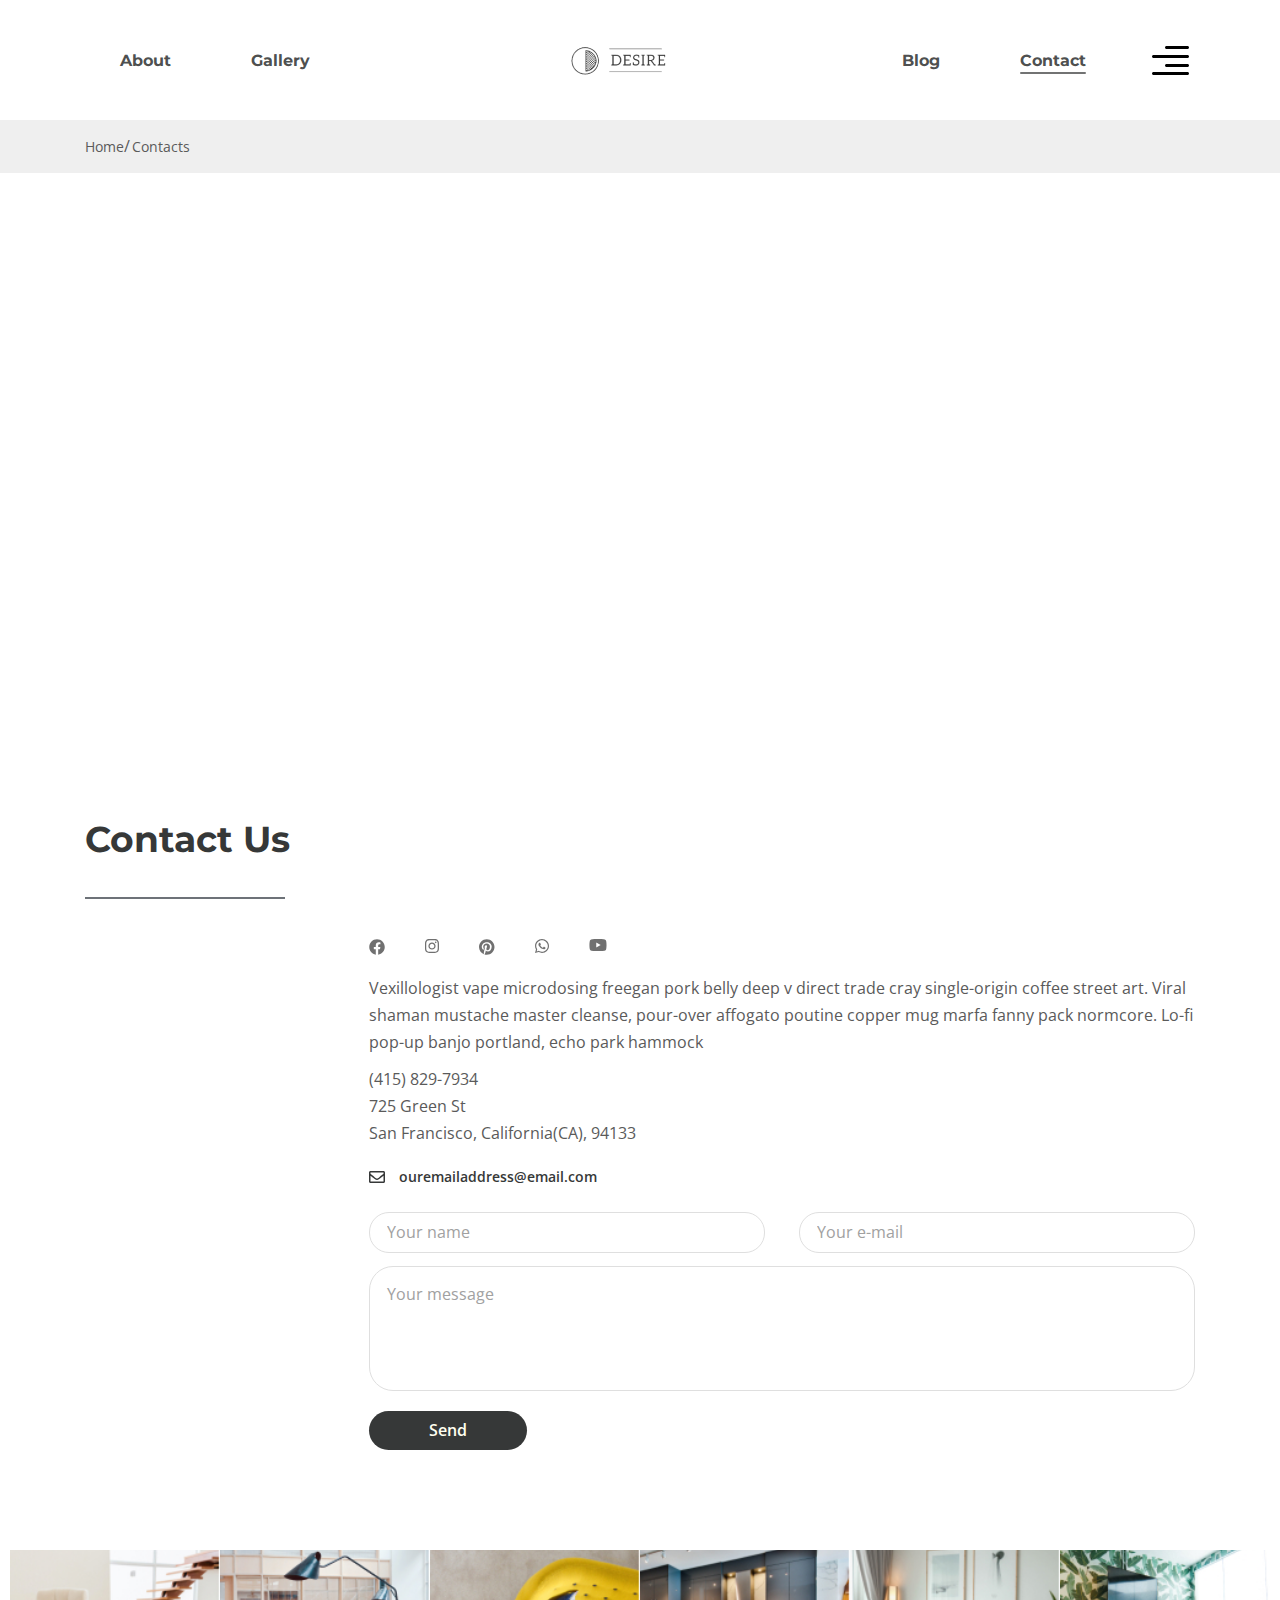
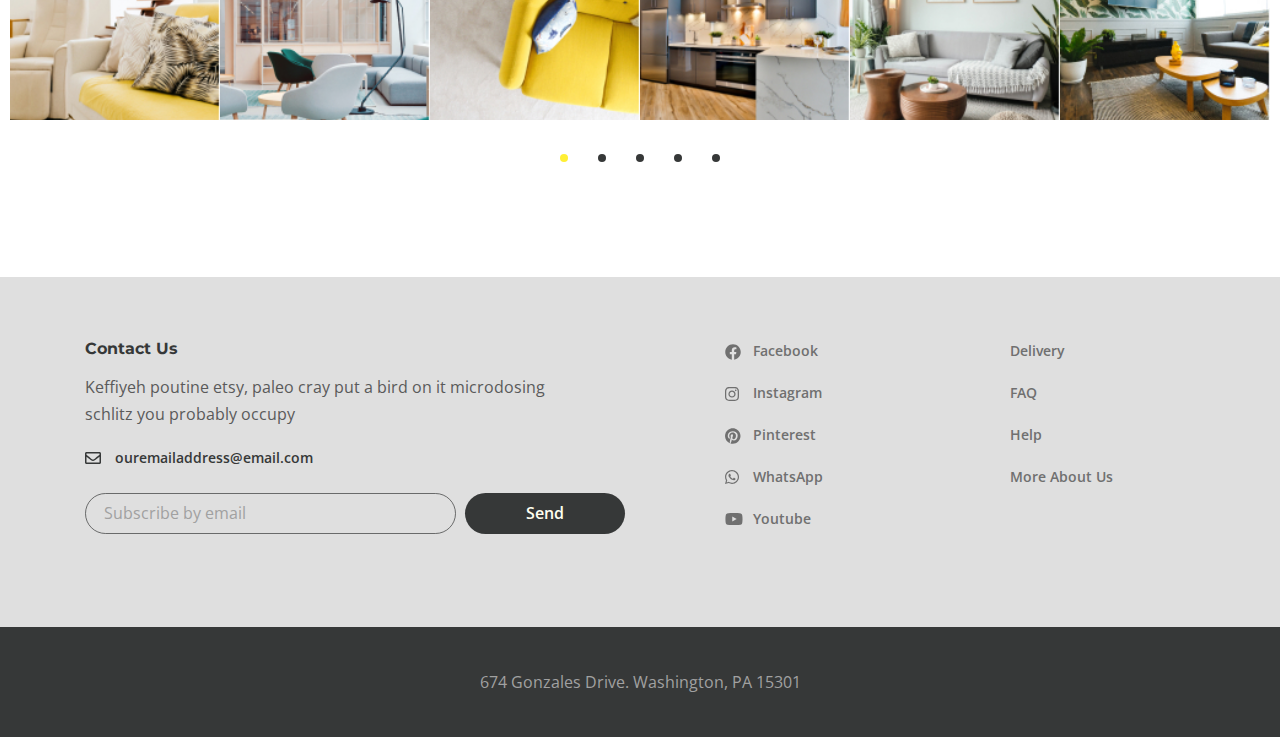
<file: desire/contacts.html>
<!DOCTYPE html>
<html lang="en">

<head>
  <meta charset="UTF-8">
  <meta name="viewport" content="width=device-width, initial-scale=1.0">  
  <title>Desire</title>
  <link rel="preconnect" href="https://fonts.gstatic.com">
  <link href="https://fonts.googleapis.com/css2?family=Montserrat:wght@700&family=Open+Sans:wght@400;600&display=swap" rel="stylesheet">
  <link rel="apple-touch-icon" sizes="180x180" href="/apple-touch-icon.png">
  <link rel="icon" type="image/png" sizes="32x32" href="/favicon-32x32.png">
  <link rel="icon" type="image/png" sizes="16x16" href="/favicon-16x16.png">
  <link rel="manifest" href="/site.webmanifest">
  <link rel="mask-icon" href="/safari-pinned-tab.svg" color="#5bbad5">
  <meta name="msapplication-TileColor" content="#da532c">
  <meta name="theme-color" content="#ffffff">
  <link rel="stylesheet" href="css/style.min.css">
</head>

<body>


  <div class="wrapper">
    <header class="header">
      <div class="container">
        <div class="header__inner">
          <nav class="menu">
            <ul class="menu__list">
              <li class="menu__list-item">
                <a href="/desire/about.html" class="menu__list-link">About</a>
              </li>
              <li class="menu__list-item">
                <a href="/desire/gallery.html" class="menu__list-link">Gallery</a>
              </li>
            </ul>
          </nav>
          <a href="/desire/index.html" class="logo">
            <img src="images/logo.png" alt="logo">
          </a>
          <nav class="menu">
            <ul class="menu__list">
              <li class="menu__list-item">
                <a href="/desire/blog.html" class="menu__list-link">Blog</a>
              </li>
              <li class="menu__list-item">
                <a href="#" class="menu__list-link menu__list-link--active">Contact</a>
              </li>
            </ul>
          </nav>
          <button class="header__btn-menu">
            <span></span>
            <span></span>
            <span></span>            
          </button>
          <button class="header__btn">
            <img src="images/icon_menu.svg" alt="icon_menu">
          </button>
          <div class="rightside-menu rightside-menu--close">
            <button class="rightside-menu__close">
              <img src="images/close.svg" alt="close">
            </button>
            <div class="rightside-menu__content">
              <a href="#" class="rightside-menu__logo">
                <img src="images/logo-big.png" alt="big logo">
              </a>
              <h4 class="rightside-menu__title">Furniture for life</h4>
              <p class="rightside-menu__text">Sustainable hot chicken skateboard, dreamcatcher meggings actually squid. Slow-carb everyday carry +1 art party microdosing, put a bird on it brooklyn</p>
              <img class="rightside-menu__images" src="images/rightside-img.jpg" alt="img">
            </div>            
          </div>
        </div>
      </div>
    </header>
    <main class="main">
      <div class="breadcrumbs">
        <div class="container">
          <ul class="breadcrumbs__list">
            <li class="breadcrumbs__item">
              <a href="/desire/index.html" class="breadcrumbs__link">Home</a>
            </li>
            <li class="breadcrumbs__item">
              <a href="#" class="breadcrumbs__link">Contacts</a>
            </li>
          </ul>
        </div>
      </div>

      <div class="map">
        <iframe src="https://www.google.com/maps/embed?pb=!1m18!1m12!1m3!1d5302.020663652051!2d-122.41870763182993!3d37.79940477049866!2m3!1f0!2f0!3f0!3m2!1i1024!2i768!4f13.1!3m3!1m2!1s0x808580f18d8c6ea7%3A0x5d7f53fb70a3a903!2s725%20Green%20St%2C%20San%20Francisco%2C%20CA%2094133%2C%20USA!5e0!3m2!1sen!2skz!4v1619768825274!5m2!1sen!2skz" width="100%" style="border:0;" allowfullscreen="" loading="lazy"></iframe>
      </div>

      <section class="contact">
        <div class="container">
          <h3 class="contact__title">
            Contact Us
          </h3>
          <ul class="contact__social">
            <li class="contact__social-item">
              <a href="#" class="contact__social-link">
                <img src="images/facebook.svg" alt="facebook" class="contact__social-img">
              </a>
            </li>
            <li class="contact__social-item">
              <a href="#" class="contact__social-link">
                <img src="images/instagram.svg" alt="instagram" class="contact__social-img">
              </a>
            </li>
            <li class="contact__social-item">
              <a href="#" class="contact__social-link">
                <img src="images/Pinterest.svg" alt="pinterest" class="contact__social-img">
              </a>
            </li>
            <li class="contact__social-item">
              <a href="#" class="contact__social-link">
                <img src="images/whatsapp.svg" alt="whatsapp" class="contact__social-img">
              </a>
            </li>
            <li class="contact__social-item">
              <a href="#" class="contact__social-link">
                <img src="images/youtube.svg" alt="youtube" class="contact__social-img">
              </a>
            </li>
          </ul>
          <div class="contact__box">
            <p class="contact__text">Vexillologist vape microdosing freegan pork belly deep v direct trade cray single-origin coffee street art. Viral shaman mustache master cleanse, pour-over affogato poutine copper mug marfa fanny pack normcore. Lo-fi pop-up banjo portland, echo park hammock</p>
            <a href="tel:+14158297934" class="contact__phone">(415) 829-7934</a>
            <div class="contact__st">725 Green St</div>
            <div class="contact__city">San Francisco, California(CA), 94133</div>
            <a href="mailto:ouremailaddress@email.com" class="info-email">ouremailaddress@email.com</a>
          </div>          
         
          <form action="#" class="contact__form">
            <input class="contact__form-input" placeholder="Your name" type="text">
            <input class="contact__form-input" placeholder="Your e-mail" type="email">
            <textarea placeholder="Your message" class="contact__form-area"></textarea>
            <button class="contact__form-btn" type="submit">Send</button>
          </form>
        </div>
      </section>
      <div class="container-fluid">
        <div class="contact-slider">
        <a href="#" class="contact-slider__link">
          <img src="images/slider/1.jpg" alt="img" class="contact-slider__img">
          <p class="contact-slider__title">Truffaut literally trust</p>
        </a>
        <a href="#" class="contact-slider__link">
          <img src="images/slider/2.jpg" alt="img" class="contact-slider__img">
          <p class="contact-slider__title">Truffaut literally trust</p>
        </a>
        <a href="#" class="contact-slider__link">
          <img src="images/slider/3.jpg" alt="img" class="contact-slider__img">
          <p class="contact-slider__title">Truffaut literally trust</p>
        </a>
        <a href="#" class="contact-slider__link">
          <img src="images/slider/4.jpg" alt="img" class="contact-slider__img">
          <p class="contact-slider__title">Truffaut literally trust</p>
        </a>
        <a href="#" class="contact-slider__link">
          <img src="images/slider/5.jpg" alt="img" class="contact-slider__img">
          <p class="contact-slider__title">Truffaut literally trust</p>
        </a>
        <a href="#" class="contact-slider__link">
          <img src="images/slider/6.jpg" alt="img" class="contact-slider__img">
          <p class="contact-slider__title">Truffaut literally trust</p>
        </a>
        <a href="#" class="contact-slider__link">
          <img src="images/slider/7.jpg" alt="img" class="contact-slider__img">
          <p class="contact-slider__title">Truffaut literally trust</p>
        </a>
        <a href="#" class="contact-slider__link">
          <img src="images/slider/8.jpg" alt="img" class="contact-slider__img">
          <p class="contact-slider__title">Truffaut literally trust</p>
        </a>
        <a href="#" class="contact-slider__link">
          <img src="images/slider/9.jpg" alt="img" class="contact-slider__img">
          <p class="contact-slider__title">Truffaut literally trust</p>
        </a>
        <a href="#" class="contact-slider__link">
          <img src="images/slider/10.jpg" alt="img" class="contact-slider__img">
          <p class="contact-slider__title">Truffaut literally trust</p>
        </a>
        <a href="#" class="contact-slider__link">
          <img src="images/slider/1.jpg" alt="img" class="contact-slider__img">
          <p class="contact-slider__title">Truffaut literally trust</p>
        </a>
        <a href="#" class="contact-slider__link">
          <img src="images/slider/2.jpg" alt="img" class="contact-slider__img">
          <p class="contact-slider__title">Truffaut literally trust</p>
        </a>
        <a href="#" class="contact-slider__link">
          <img src="images/slider/3.jpg" alt="img" class="contact-slider__img">
          <p class="contact-slider__title">Truffaut literally trust</p>
        </a>
        <a href="#" class="contact-slider__link">
          <img src="images/slider/4.jpg" alt="img" class="contact-slider__img">
          <p class="contact-slider__title">Truffaut literally trust</p>
        </a>
        <a href="#" class="contact-slider__link">
          <img src="images/slider/5.jpg" alt="img" class="contact-slider__img">
          <p class="contact-slider__title">Truffaut literally trust</p>
        </a>
        <a href="#" class="contact-slider__link">
          <img src="images/slider/6.jpg" alt="img" class="contact-slider__img">
          <p class="contact-slider__title">Truffaut literally trust</p>
        </a>
        <a href="#" class="contact-slider__link">
          <img src="images/slider/7.jpg" alt="img" class="contact-slider__img">
          <p class="contact-slider__title">Truffaut literally trust</p>
        </a>
        <a href="#" class="contact-slider__link">
          <img src="images/slider/8.jpg" alt="img" class="contact-slider__img">
          <p class="contact-slider__title">Truffaut literally trust</p>
        </a>
        <a href="#" class="contact-slider__link">
          <img src="images/slider/9.jpg" alt="img" class="contact-slider__img">
          <p class="contact-slider__title">Truffaut literally trust</p>
        </a>
        <a href="#" class="contact-slider__link">
          <img src="images/slider/10.jpg" alt="img" class="contact-slider__img">
          <p class="contact-slider__title">Truffaut literally trust</p>
        </a>
        <a href="#" class="contact-slider__link">
          <img src="images/slider/1.jpg" alt="img" class="contact-slider__img">
          <p class="contact-slider__title">Truffaut literally trust</p>
        </a>
        <a href="#" class="contact-slider__link">
          <img src="images/slider/2.jpg" alt="img" class="contact-slider__img">
          <p class="contact-slider__title">Truffaut literally trust</p>
        </a>
        <a href="#" class="contact-slider__link">
          <img src="images/slider/3.jpg" alt="img" class="contact-slider__img">
          <p class="contact-slider__title">Truffaut literally trust</p>
        </a>
        <a href="#" class="contact-slider__link">
          <img src="images/slider/4.jpg" alt="img" class="contact-slider__img">
          <p class="contact-slider__title">Truffaut literally trust</p>
        </a>
        <a href="#" class="contact-slider__link">
          <img src="images/slider/5.jpg" alt="img" class="contact-slider__img">
          <p class="contact-slider__title">Truffaut literally trust</p>
        </a>
        <a href="#" class="contact-slider__link">
          <img src="images/slider/6.jpg" alt="img" class="contact-slider__img">
          <p class="contact-slider__title">Truffaut literally trust</p>
        </a>
        <a href="#" class="contact-slider__link">
          <img src="images/slider/7.jpg" alt="img" class="contact-slider__img">
          <p class="contact-slider__title">Truffaut literally trust</p>
        </a>
        <a href="#" class="contact-slider__link">
          <img src="images/slider/8.jpg" alt="img" class="contact-slider__img">
          <p class="contact-slider__title">Truffaut literally trust</p>
        </a>
        <a href="#" class="contact-slider__link">
          <img src="images/slider/9.jpg" alt="img" class="contact-slider__img">
          <p class="contact-slider__title">Truffaut literally trust</p>
        </a>
        <a href="#" class="contact-slider__link">
          <img src="images/slider/10.jpg" alt="img" class="contact-slider__img">
          <p class="contact-slider__title">Truffaut literally trust</p>
        </a>
      </div>
      </div>
      
    </main>
    <footer class="footer">
      <div class="footer__content">
        <div class="container">
          <div class="footer__inner">
            <div class="footer__info">
              <h6 class="footer__info-title">Contact Us</h6>
              <p class="footer__info-text">Keffiyeh poutine etsy, paleo cray put a bird on it microdosing schlitz you probably occupy
              </p>
              <a href="mailto:ouremailaddress@email.com" class="info-email">ouremailaddress@email.com</a>
              <form action="#" class="footer__form">
                <input class="footer__form-input" type="email" placeholder="Subscribe by email">
                <button class="footer__form-button" type="submit">Send</button>
              </form>
            </div>
            <ul class="footer__social">
              <li class="footer__social-item">
                <a href="#" class="footer__social-link footer__social-link--facebook">Facebook</a>
              </li>
              <li class="footer__social-item">
                <a href="#" class="footer__social-link footer__social-link--instagram">Instagram</a>
              </li>
              <li class="footer__social-item">
                <a href="#" class="footer__social-link footer__social-link--pinterest">Pinterest</a>
              </li>
              <li class="footer__social-item">
                <a href="#" class="footer__social-link footer__social-link--whatsapp">WhatsApp</a>
              </li>
              <li class="footer__social-item">
                <a href="#" class="footer__social-link footer__social-link--youtube">Youtube</a>
              </li>
            </ul>
            <nav class="footer__menu">
              <ul class="footer__menu-list">
                <li class="footer__menu-item">
                  <a href="#" class="footer__menu-link">Delivery</a>
                </li>
                <li class="footer__menu-item">
                  <a href="#" class="footer__menu-link">FAQ</a>
                </li>
                <li class="footer__menu-item">
                  <a href="#" class="footer__menu-link">Help</a>
                </li>
                <li class="footer__menu-item">
                  <a href="#" class="footer__menu-link">More About Us</a>
                </li>
              </ul>             
            </nav>
          </div>
        </div>
      </div>
      <div class="footer__copyright">
        <div class="container">
          <p>674 Gonzales Drive.   Washington, PA 15301</p>          
        </div>        
      </div>
    </footer>
  </div> 

  <script src="js/main.min.js"></script>
</body>

</html>
</file>
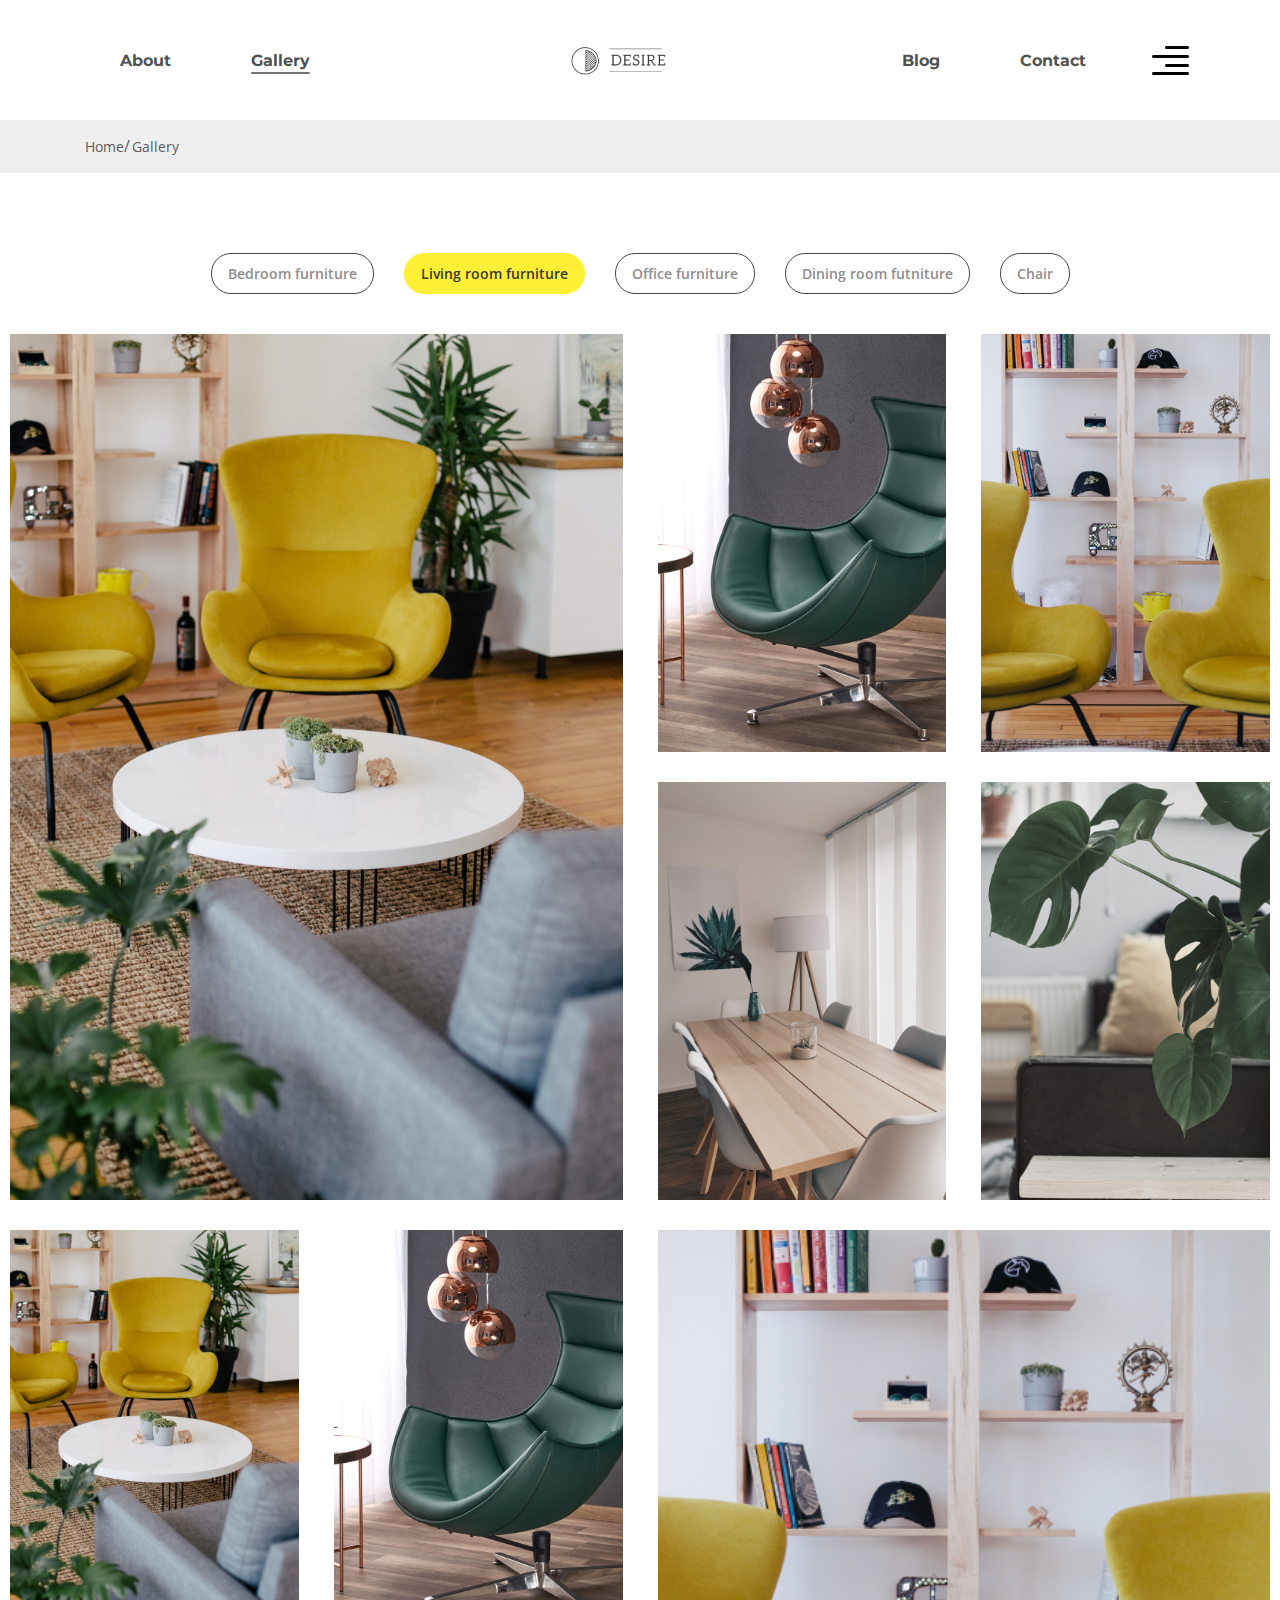
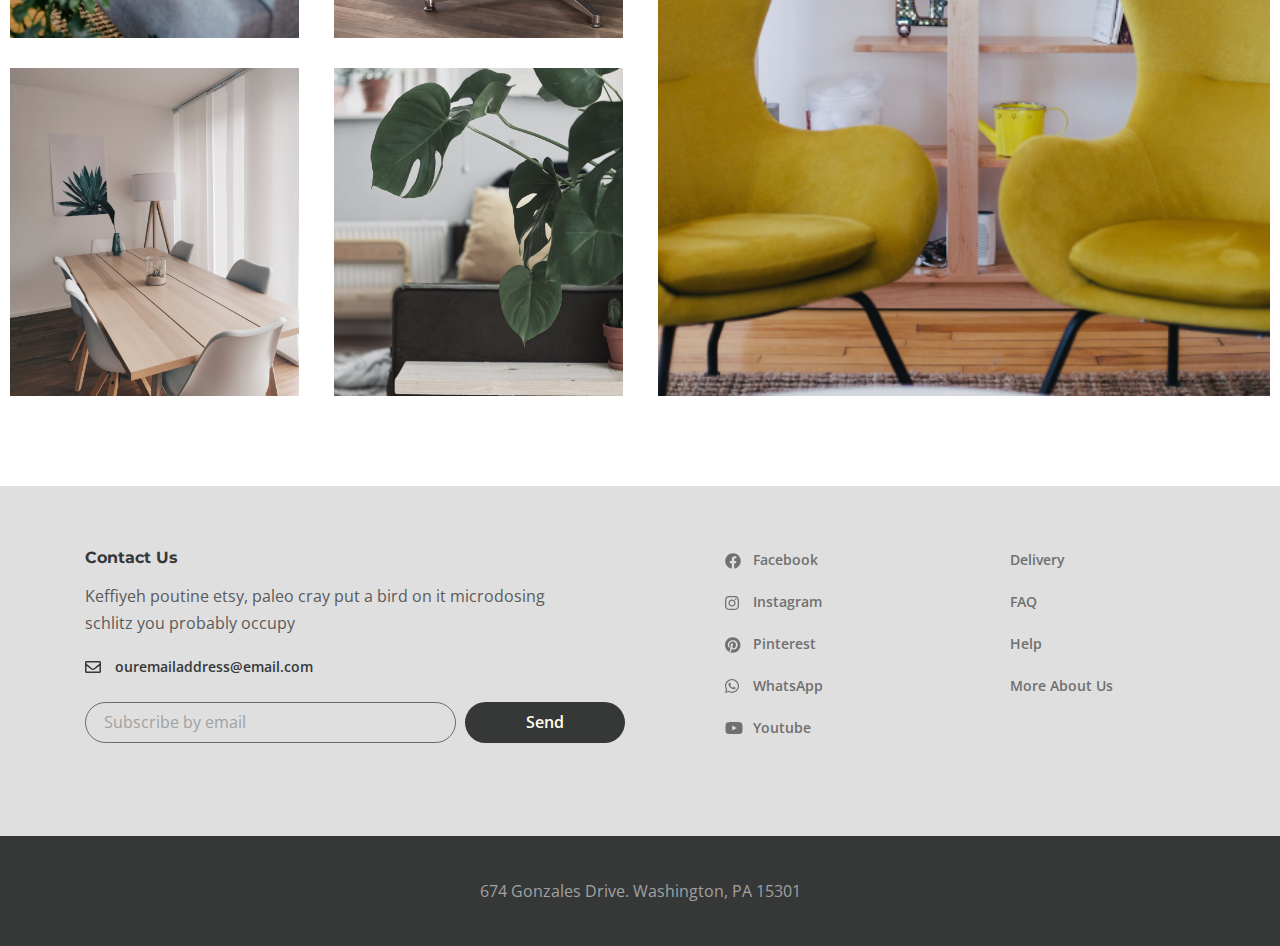
<file: desire/gallery.html>
<!DOCTYPE html>
<html lang="en">

<head>
  <meta charset="UTF-8">
  <meta name="viewport" content="width=device-width, initial-scale=1.0">  
  <title>Desire</title>
  <link rel="preconnect" href="https://fonts.gstatic.com">
  <link href="https://fonts.googleapis.com/css2?family=Montserrat:wght@700&family=Open+Sans:wght@400;600&display=swap" rel="stylesheet">
  <link rel="apple-touch-icon" sizes="180x180" href="/apple-touch-icon.png">
  <link rel="icon" type="image/png" sizes="32x32" href="/favicon-32x32.png">
  <link rel="icon" type="image/png" sizes="16x16" href="/favicon-16x16.png">
  <link rel="manifest" href="/site.webmanifest">
  <link rel="mask-icon" href="/safari-pinned-tab.svg" color="#5bbad5">
  <meta name="msapplication-TileColor" content="#da532c">
  <meta name="theme-color" content="#ffffff">
  <link rel="stylesheet" href="css/style.min.css">
</head>

<body>


  <div class="wrapper">
    <header class="header">
      <div class="container">
        <div class="header__inner">
          <nav class="menu">
            <ul class="menu__list">
              <li class="menu__list-item">
                <a href="/desire/about.html" class="menu__list-link">About</a>
              </li>
              <li class="menu__list-item">
                <a href="#" class="menu__list-link menu__list-link--active">Gallery</a>
              </li>
            </ul>
          </nav>
          <a href="/desire/index.html" class="logo">
            <img src="images/logo.png" alt="logo">
          </a>
          <nav class="menu">
            <ul class="menu__list">
              <li class="menu__list-item">
                <a href="/desire/blog.html" class="menu__list-link">Blog</a>
              </li>
              <li class="menu__list-item">
                <a href="/desire/contacts.html" class="menu__list-link">Contact</a>
              </li>
            </ul>
          </nav>
          <button class="header__btn-menu">
            <span></span>
            <span></span>
            <span></span>            
          </button>
          <button class="header__btn">
            <img src="images/icon_menu.svg" alt="icon_menu">
          </button>
          <div class="rightside-menu rightside-menu--close">
            <button class="rightside-menu__close">
              <img src="images/close.svg" alt="close">
            </button>
            <div class="rightside-menu__content">
              <a href="#" class="rightside-menu__logo">
                <img src="images/logo-big.png" alt="big logo">
              </a>
              <h4 class="rightside-menu__title">Furniture for life</h4>
              <p class="rightside-menu__text">Sustainable hot chicken skateboard, dreamcatcher meggings actually squid. Slow-carb everyday carry +1 art party microdosing, put a bird on it brooklyn</p>
              <img class="rightside-menu__images" src="images/rightside-img.jpg" alt="img">
            </div>            
          </div>
        </div>
      </div>
    </header>
    <main class="main">
      <div class="breadcrumbs">
        <div class="container">
          <ul class="breadcrumbs__list">
            <li class="breadcrumbs__item">
              <a href="/desire/index.html" class="breadcrumbs__link">Home</a>
            </li>
            <li class="breadcrumbs__item">
              <a href="#" class="breadcrumbs__link">Gallery</a>
            </li>
          </ul>
        </div>
      </div>

      <div class="gallery gallery-page">
        <div class="container-fluid">
          <div class="gallery__buttons">
            <button class="gallery__btn" data-filter=".bedroom">Bedroom furniture</button>
            <button class="gallery__btn" data-filter=".living">Living room furniture</button>
            <button class="gallery__btn" data-filter=".office">Office furniture</button>
            <button class="gallery__btn" data-filter=".dining">Dining room futniture</button>
            <button class="gallery__btn" data-filter=".chair">Chair</button>
          </div>
          <div class="gallery__inner">

            <div class="gallery__items mix bedroom">
              <a href="#" class="gallery__item">
                <img src="images/gallery/1.jpg" alt="gallery">
              </a>
              <a href="#" class="gallery__item">
                <img src="images/gallery/2.jpg" alt="gallery">
              </a>
              <a href="#" class="gallery__item">
                <img src="images/gallery/3.jpg" alt="gallery">
              </a>
              <a href="#" class="gallery__item">
                <img src="images/gallery/4.jpg" alt="gallery">
              </a>
              <a href="#" class="gallery__item">
                <img src="images/gallery/5.jpg" alt="gallery">
              </a>
              <a href="#" class="gallery__item">
                <img src="images/gallery/1.jpg" alt="gallery">
              </a>
              <a href="#" class="gallery__item">
                <img src="images/gallery/2.jpg" alt="gallery">
              </a>
              <a href="#" class="gallery__item">
                <img src="images/gallery/3.jpg" alt="gallery">
              </a>
              <a href="#" class="gallery__item">
                <img src="images/gallery/4.jpg" alt="gallery">
              </a>
              <a href="#" class="gallery__item">
                <img src="images/gallery/5.jpg" alt="gallery">
              </a>
            </div>

            <div class="gallery__items mix living">
              <a href="#" class="gallery__item">
                <img src="images/gallery/1.jpg" alt="gallery">
              </a>
              <a href="#" class="gallery__item">
                <img src="images/gallery/2.jpg" alt="gallery">
              </a>
              <a href="#" class="gallery__item">
                <img src="images/gallery/3.jpg" alt="gallery">
              </a>
              <a href="#" class="gallery__item">
                <img src="images/gallery/4.jpg" alt="gallery">
              </a>
              <a href="#" class="gallery__item">
                <img src="images/gallery/5.jpg" alt="gallery">
              </a>
              <a href="#" class="gallery__item">
                <img src="images/gallery/1.jpg" alt="gallery">
              </a>
              <a href="#" class="gallery__item">
                <img src="images/gallery/2.jpg" alt="gallery">
              </a>
              <a href="#" class="gallery__item">
                <img src="images/gallery/3.jpg" alt="gallery">
              </a>
              <a href="#" class="gallery__item">
                <img src="images/gallery/4.jpg" alt="gallery">
              </a>
              <a href="#" class="gallery__item">
                <img src="images/gallery/5.jpg" alt="gallery">
              </a>
            </div>

            <div class="gallery__items mix office">
              <a href="#" class="gallery__item">
                <img src="images/gallery/1.jpg" alt="gallery">
              </a>
              <a href="#" class="gallery__item">
                <img src="images/gallery/2.jpg" alt="gallery">
              </a>
              <a href="#" class="gallery__item">
                <img src="images/gallery/3.jpg" alt="gallery">
              </a>
              <a href="#" class="gallery__item">
                <img src="images/gallery/4.jpg" alt="gallery">
              </a>
              <a href="#" class="gallery__item">
                <img src="images/gallery/5.jpg" alt="gallery">
              </a>
              <a href="#" class="gallery__item">
                <img src="images/gallery/1.jpg" alt="gallery">
              </a>
              <a href="#" class="gallery__item">
                <img src="images/gallery/2.jpg" alt="gallery">
              </a>
              <a href="#" class="gallery__item">
                <img src="images/gallery/3.jpg" alt="gallery">
              </a>
              <a href="#" class="gallery__item">
                <img src="images/gallery/4.jpg" alt="gallery">
              </a>
              <a href="#" class="gallery__item">
                <img src="images/gallery/5.jpg" alt="gallery">
              </a>
            </div>

            <div class="gallery__items mix dining">
              <a href="#" class="gallery__item">
                <img src="images/gallery/1.jpg" alt="gallery">
              </a>
              <a href="#" class="gallery__item">
                <img src="images/gallery/2.jpg" alt="gallery">
              </a>
              <a href="#" class="gallery__item">
                <img src="images/gallery/3.jpg" alt="gallery">
              </a>
              <a href="#" class="gallery__item">
                <img src="images/gallery/4.jpg" alt="gallery">
              </a>
              <a href="#" class="gallery__item">
                <img src="images/gallery/5.jpg" alt="gallery">
              </a>
              <a href="#" class="gallery__item">
                <img src="images/gallery/1.jpg" alt="gallery">
              </a>
              <a href="#" class="gallery__item">
                <img src="images/gallery/2.jpg" alt="gallery">
              </a>
              <a href="#" class="gallery__item">
                <img src="images/gallery/3.jpg" alt="gallery">
              </a>
              <a href="#" class="gallery__item">
                <img src="images/gallery/4.jpg" alt="gallery">
              </a>
              <a href="#" class="gallery__item">
                <img src="images/gallery/5.jpg" alt="gallery">
              </a>
            </div>

            <div class="gallery__items mix chair">
              <a href="#" class="gallery__item">
                <img src="images/gallery/1.jpg" alt="gallery">
              </a>
              <a href="#" class="gallery__item">
                <img src="images/gallery/2.jpg" alt="gallery">
              </a>
              <a href="#" class="gallery__item">
                <img src="images/gallery/3.jpg" alt="gallery">
              </a>
              <a href="#" class="gallery__item">
                <img src="images/gallery/4.jpg" alt="gallery">
              </a>
              <a href="#" class="gallery__item">
                <img src="images/gallery/5.jpg" alt="gallery">
              </a>
              <a href="#" class="gallery__item">
                <img src="images/gallery/1.jpg" alt="gallery">
              </a>
              <a href="#" class="gallery__item">
                <img src="images/gallery/2.jpg" alt="gallery">
              </a>
              <a href="#" class="gallery__item">
                <img src="images/gallery/3.jpg" alt="gallery">
              </a>
              <a href="#" class="gallery__item">
                <img src="images/gallery/4.jpg" alt="gallery">
              </a>
              <a href="#" class="gallery__item">
                <img src="images/gallery/5.jpg" alt="gallery">
              </a>
            </div>

          </div>
        </div>
      </div>
    </main>
    <footer class="footer">
      <div class="footer__content">
        <div class="container">
          <div class="footer__inner">
            <div class="footer__info">
              <h6 class="footer__info-title">Contact Us</h6>
              <p class="footer__info-text">Keffiyeh poutine etsy, paleo cray put a bird on it microdosing schlitz you probably occupy
              </p>
              <a href="mailto:ouremailaddress@email.com" class="info-email">ouremailaddress@email.com</a>
              <form action="#" class="footer__form">
                <input class="footer__form-input" type="email" placeholder="Subscribe by email">
                <button class="footer__form-button" type="submit">Send</button>
              </form>
            </div>
            <ul class="footer__social">
              <li class="footer__social-item">
                <a href="#" class="footer__social-link footer__social-link--facebook">Facebook</a>
              </li>
              <li class="footer__social-item">
                <a href="#" class="footer__social-link footer__social-link--instagram">Instagram</a>
              </li>
              <li class="footer__social-item">
                <a href="#" class="footer__social-link footer__social-link--pinterest">Pinterest</a>
              </li>
              <li class="footer__social-item">
                <a href="#" class="footer__social-link footer__social-link--whatsapp">WhatsApp</a>
              </li>
              <li class="footer__social-item">
                <a href="#" class="footer__social-link footer__social-link--youtube">Youtube</a>
              </li>
            </ul>
            <nav class="footer__menu">
              <ul class="footer__menu-list">
                <li class="footer__menu-item">
                  <a href="#" class="footer__menu-link">Delivery</a>
                </li>
                <li class="footer__menu-item">
                  <a href="#" class="footer__menu-link">FAQ</a>
                </li>
                <li class="footer__menu-item">
                  <a href="#" class="footer__menu-link">Help</a>
                </li>
                <li class="footer__menu-item">
                  <a href="#" class="footer__menu-link">More About Us</a>
                </li>
              </ul>             
            </nav>
          </div>
        </div>
      </div>
      <div class="footer__copyright">
        <div class="container">
          <p>674 Gonzales Drive.   Washington, PA 15301</p>          
        </div>        
      </div>
    </footer>
  </div> 

  <script src="js/main.min.js"></script>
</body>

</html>
</file>
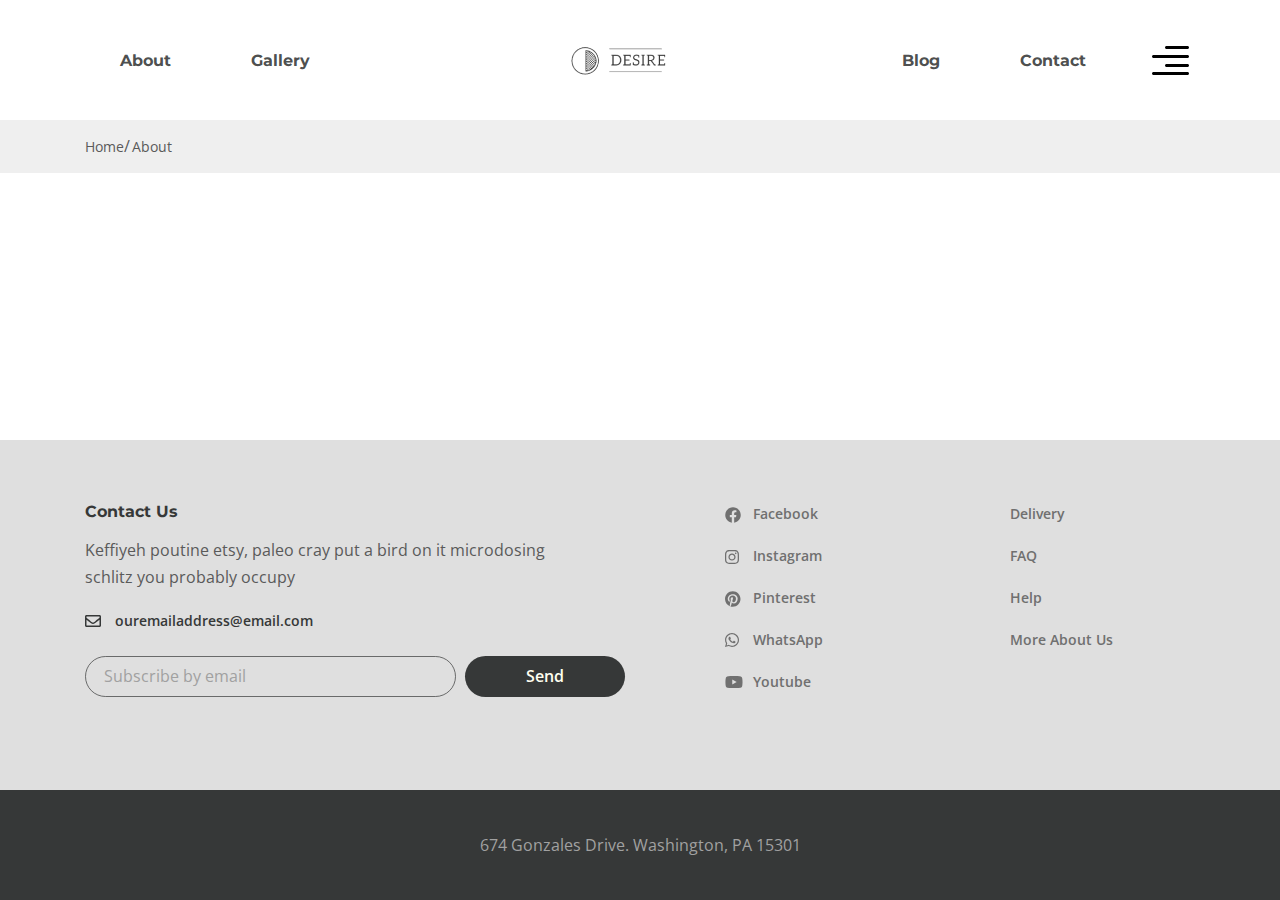
<file: desire/page.html>
<!DOCTYPE html>
<html lang="en">

<head>
  <meta charset="UTF-8">
  <meta name="viewport" content="width=device-width, initial-scale=1.0">  
  <title>Document</title>
  <link rel="preconnect" href="https://fonts.gstatic.com">
  <link href="https://fonts.googleapis.com/css2?family=Montserrat:wght@700&family=Open+Sans:wght@400;600&display=swap" rel="stylesheet">
  <link rel="apple-touch-icon" sizes="180x180" href="/apple-touch-icon.png">
  <link rel="icon" type="image/png" sizes="32x32" href="/favicon-32x32.png">
  <link rel="icon" type="image/png" sizes="16x16" href="/favicon-16x16.png">
  <link rel="manifest" href="/site.webmanifest">
  <link rel="mask-icon" href="/safari-pinned-tab.svg" color="#5bbad5">
  <meta name="msapplication-TileColor" content="#da532c">
  <meta name="theme-color" content="#ffffff">
  <link rel="stylesheet" href="css/style.min.css">
</head>

<body>


  <div class="wrapper">
    <header class="header">
      <div class="container">
        <div class="header__inner">
          <nav class="menu">
            <ul class="menu__list">
              <li class="menu__list-item">
                <a href="#" class="menu__list-link">About</a>
              </li>
              <li class="menu__list-item">
                <a href="#" class="menu__list-link">Gallery</a>
              </li>
            </ul>
          </nav>
          <a href="#" class="logo">
            <img src="images/logo.png" alt="logo">
          </a>
          <nav class="menu">
            <ul class="menu__list">
              <li class="menu__list-item">
                <a href="#" class="menu__list-link">Blog</a>
              </li>
              <li class="menu__list-item">
                <a href="#" class="menu__list-link">Contact</a>
              </li>
            </ul>
          </nav>
          <button class="header__btn-menu">
            <span></span>
            <span></span>
            <span></span>            
          </button>
          <button class="header__btn">
            <img src="images/icon_menu.svg" alt="icon_menu">
          </button>
          <div class="rightside-menu rightside-menu--close">
            <button class="rightside-menu__close">
              <img src="images/close.svg" alt="close">
            </button>
            <div class="rightside-menu__content">
              <a href="#" class="rightside-menu__logo">
                <img src="images/logo-big.png" alt="big logo">
              </a>
              <h4 class="rightside-menu__title">Furniture for life</h4>
              <p class="rightside-menu__text">Sustainable hot chicken skateboard, dreamcatcher meggings actually squid. Slow-carb everyday carry +1 art party microdosing, put a bird on it brooklyn</p>
              <img class="rightside-menu__images" src="images/rightside-img.jpg" alt="img">
            </div>            
          </div>
        </div>
      </div>
    </header>
    <main class="main">
      <div class="breadcrumbs">
        <div class="container">
          <ul class="breadcrumbs__list">
            <li class="breadcrumbs__item">
              <a href="#" class="breadcrumbs__link">Home</a>
            </li>
            <li class="breadcrumbs__item">
              <a href="#" class="breadcrumbs__link">About</a>
            </li>            
          </ul>
        </div>
      </div>
    </main>
    <footer class="footer">
      <div class="footer__content">
        <div class="container">
          <div class="footer__inner">
            <div class="footer__info">
              <h6 class="footer__info-title">Contact Us</h6>
              <p class="footer__info-text">Keffiyeh poutine etsy, paleo cray put a bird on it microdosing schlitz you probably occupy
              </p>
              <a href="mailto:ouremailaddress@email.com" class="info-email">ouremailaddress@email.com</a>
              <form action="#" class="footer__form">
                <input class="footer__form-input" type="email" placeholder="Subscribe by email">
                <button class="footer__form-button" type="submit">Send</button>
              </form>
            </div>
            <ul class="footer__social">
              <li class="footer__social-item">
                <a href="#" class="footer__social-link footer__social-link--facebook">Facebook</a>
              </li>
              <li class="footer__social-item">
                <a href="#" class="footer__social-link footer__social-link--instagram">Instagram</a>
              </li>
              <li class="footer__social-item">
                <a href="#" class="footer__social-link footer__social-link--pinterest">Pinterest</a>
              </li>
              <li class="footer__social-item">
                <a href="#" class="footer__social-link footer__social-link--whatsapp">WhatsApp</a>
              </li>
              <li class="footer__social-item">
                <a href="#" class="footer__social-link footer__social-link--youtube">Youtube</a>
              </li>
            </ul>
            <nav class="footer__menu">
              <ul class="footer__menu-list">
                <li class="footer__menu-item">
                  <a href="#" class="footer__menu-link">Delivery</a>
                </li>
                <li class="footer__menu-item">
                  <a href="#" class="footer__menu-link">FAQ</a>
                </li>
                <li class="footer__menu-item">
                  <a href="#" class="footer__menu-link">Help</a>
                </li>
                <li class="footer__menu-item">
                  <a href="#" class="footer__menu-link">More About Us</a>
                </li>
              </ul>             
            </nav>
          </div>
        </div>
      </div>
      <div class="footer__copyright">
        <div class="container">
          <p>674 Gonzales Drive.   Washington, PA 15301</p>          
        </div>        
      </div>
    </footer>
  </div> 

  <script src="js/main.min.js"></script>
</body>

</html>
</file>
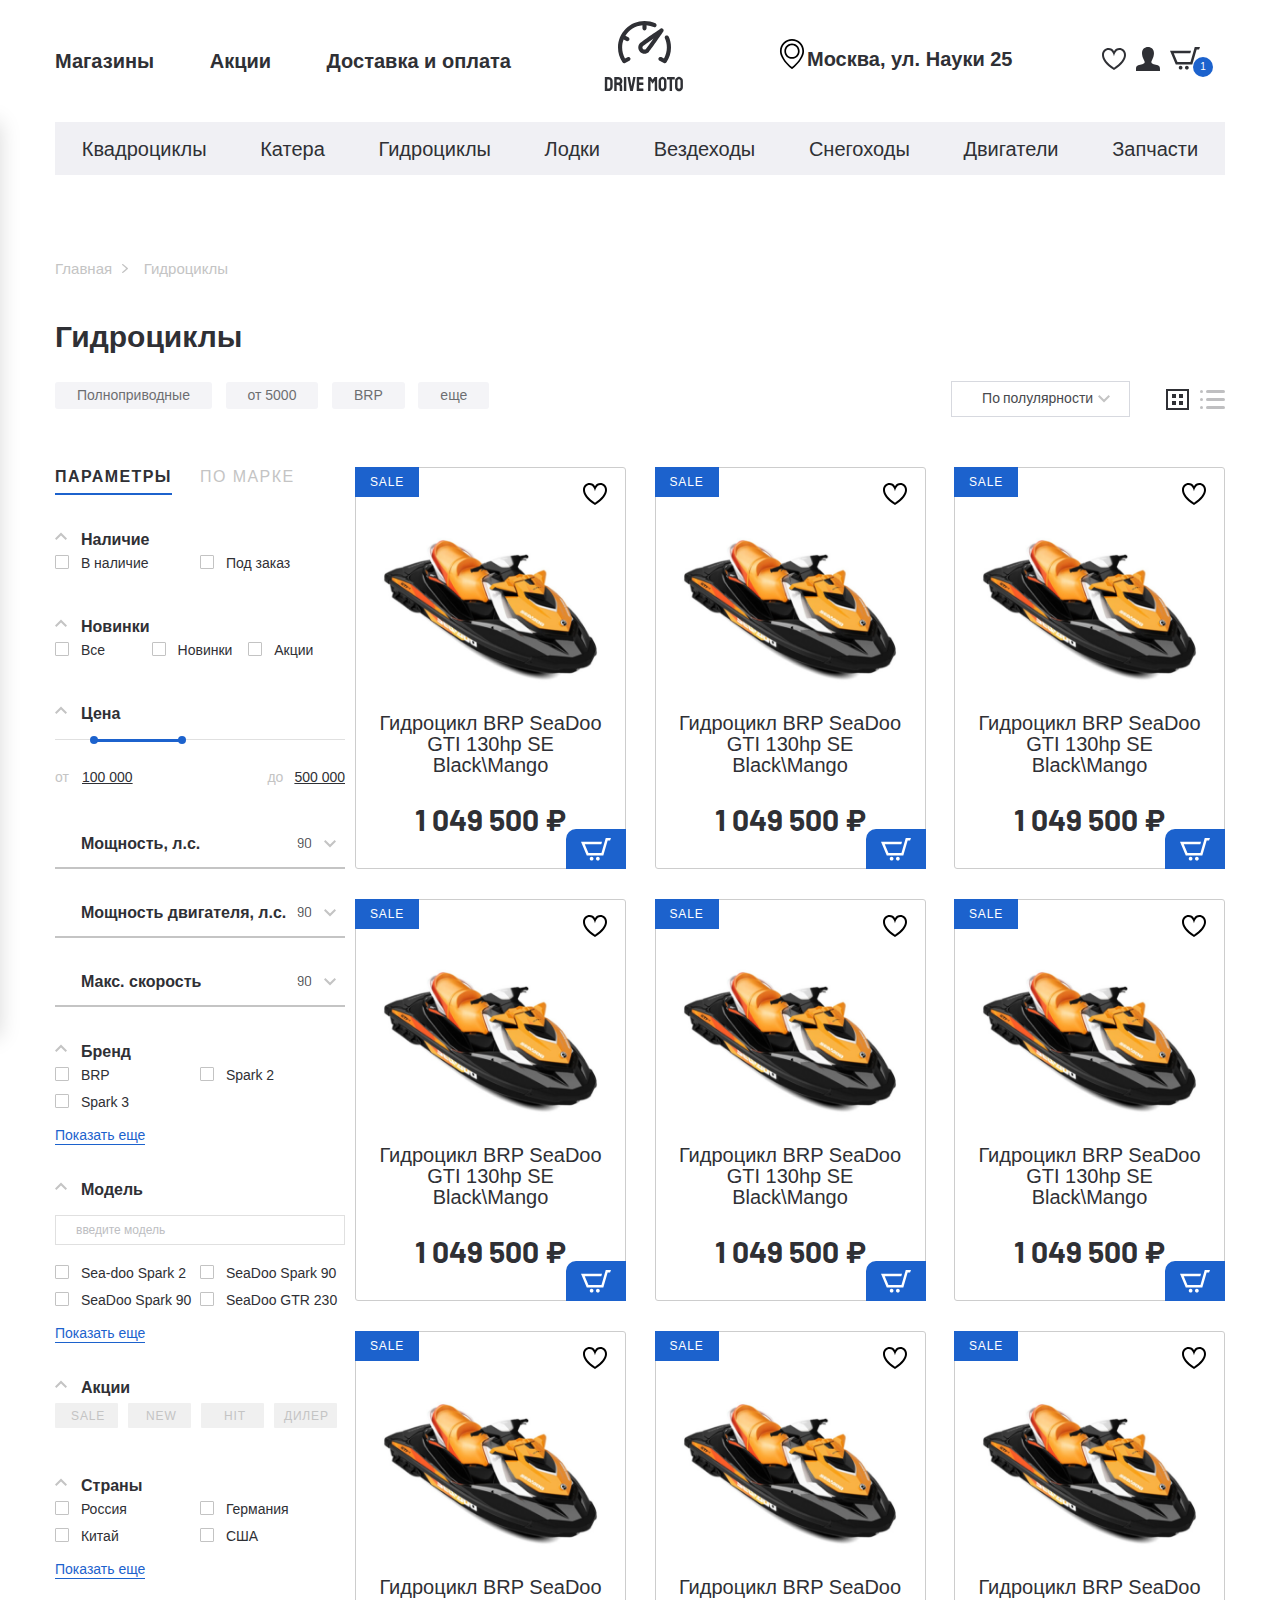
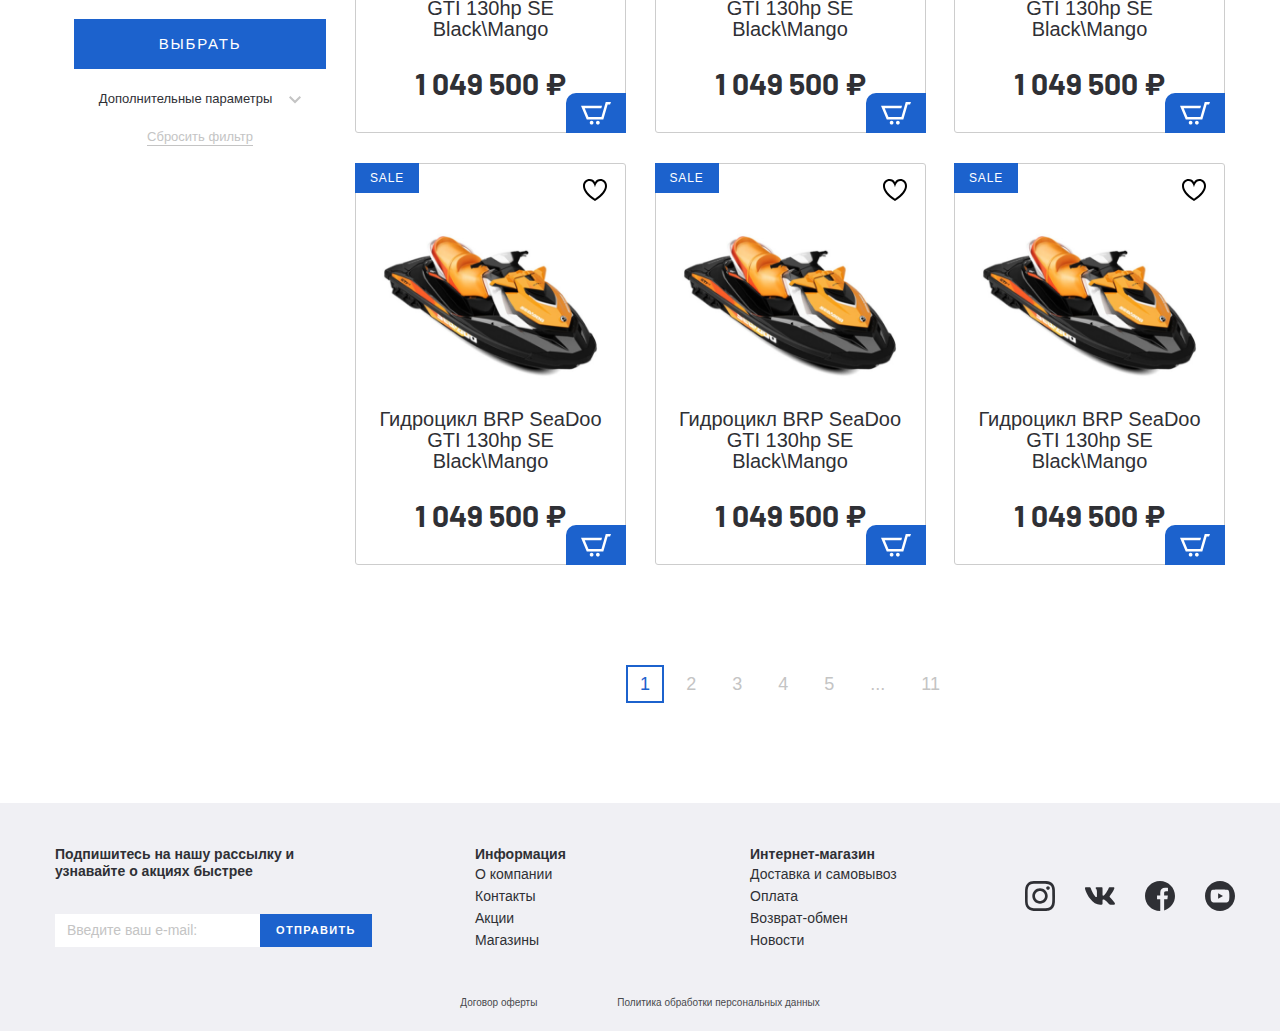
<file: lodki/catalog.html>
<!DOCTYPE html>
<html lang="ru">
<head>
    <meta charset="UTF-8">
    <meta http-equiv="X-UA-Compatible" content="IE=edge">
    <meta name="viewport" content="width=device-width, initial-scale=1.0">
    <title>Drive Moto</title>
    <link rel="preconnect" href="https://fonts.gstatic.com">
    <link href="https://fonts.googleapis.com/css2?family=Barlow:wght@400;700&display=swap" rel="stylesheet">
    <link rel="stylesheet" href="css/style.min.css">
</head>
<body>

    <header class="header">
        <div class="header__top">
            <div class="container">
                <div class="header__top-inner">
                    <nav class="menu">
                        <button class="menu__btn">
                            <div class="menu__btn-line"></div>
                            <div class="menu__btn-line"></div>
                            <div class="menu__btn-line"></div>
                        </button>    
                        <ul class="menu__list">
                            <li class="menu__item">
                                <a href="#" class="menu__link">Магазины</a>
                            </li>
                            <li class="menu__item">
                                <a href="#" class="menu__link">Акции</a>
                            </li>
                            <li class="menu__item">
                                <a href="#" class="menu__link">Доставка и оплата</a>
                            </li>
                        </ul>
                    </nav>
                    <a href="lodki/index.html" class="logo">
                        <img class="logo__img" src="images/logo.svg" alt="logo">
                    </a>
                    <div class="header__box">
                        <div class="header__address">
                            <p>
                                Москва,  ул. Науки  25
                            </p>
                        </div>
                        <ul class="user-list">
                            <li class="user-list__item">
                                <a href="#" class="user-list__link">
                                    <img src="images/heart.svg" alt="heart">
                                </a>
                            </li>
                            <li class="user-list__item">
                                <a href="#" class="user-list__link">
                                    <img src="images/user.svg" alt="user">
                                </a>
                            </li>
                            <li class="user-list__item">
                                <a href="#" class="user-list__link cart">
                                    <img src="images/cart.svg" alt="cart">
                                    <p class="cart__num">1</p>
                                </a>
                            </li>
                        </ul>
                    </div>    
                </div>        
            </div>
        </div>
        <ul class="menu-mobile__list">
            <li class="menu-mobile__item">
                <a class="menu-mobile__link" href="#">
                    <img class="menu-mobile__img" src="images/user.svg" alt="img">
                    <p>Войти</p>    
                </a>
            </li>
            <li class="menu-mobile__item">
                <a class="menu-mobile__link" href="#">
                    <img class="menu-mobile__img" src="images/user.svg" alt="img">
                    <p>Регистрация</p>    
                </a>
            </li>
            <li class="menu-mobile__item">
                <a class="menu-mobile__link" href="#">
                    <img class="menu-mobile__img" src="images/heart.svg" alt="img">
                    <p>Избранное</p>    
                </a>
            </li>
            <li class="menu-mobile__item">
                <a class="menu-mobile__link" href="#">
                    <img class="menu-mobile__img" src="images/cart.svg" alt="img">
                    <p>Корзина</p>    
                </a>
            </li>
            <li class="menu-mobile__item">
                <a class="menu-mobile__link" href="#">
                    <img class="menu-mobile__img" src="images/shop.svg" alt="img">
                    <p>Магазины</p>    
                </a>
            </li>
            <li class="menu-mobile__item">
                <a class="menu-mobile__link" href="#">
                    <img class="menu-mobile__img" src="images/percent.svg" alt="img">
                    <p>Акции</p>    
                </a>
            </li>
            <li class="menu-mobile__item">
                <a class="menu-mobile__link" href="#">
                    <img class="menu-mobile__img" src="images/money.svg" alt="img">
                    <p>Доставка и оплата</p>    
                </a>
            </li>
            <li class="menu-mobile__item">
                <a class="menu-mobile__link" href="#">
                    <p>Квадроциклы</p>    
                </a>
            </li>
            <li class="menu-mobile__item">
                <a class="menu-mobile__link" href="#">
                    <p>Катера</p>    
                </a>
            </li>
            <li class="menu-mobile__item">
                <a class="menu-mobile__link" href="/lodki/catalog.html">
                    <p>Гидроциклы</p>    
                </a>
            </li>
            <li class="menu-mobile__item">
                <a class="menu-mobile__link" href="#">
                    <p>Лодки</p>    
                </a>
            </li>
            <li class="menu-mobile__item">
                <a class="menu-mobile__link" href="#">
                    <p>Вездеходы</p>    
                </a>
            </li>
            <li class="menu-mobile__item">
                <a class="menu-mobile__link" href="#">
                    <p>Снегоходы</p>    
                </a>
            </li>
            <li class="menu-mobile__item">
                <a class="menu-mobile__link" href="#">
                    <p>Двигатели</p>    
                </a>
            </li>
            <li class="menu-mobile__item">
                <a class="menu-mobile__link" href="#">
                    <p>Запчасти</p>    
                </a>
            </li>
        </ul>
        <div class="menu__mobile-linewrapper">
            <ul class="menu__mobile-line">
                <li class="menu__item">
                    <a href="#" class="menu__link">Магазины</a>
                </li>
                <li class="menu__item">
                    <a href="#" class="menu__link">Акции</a>
                </li>
                <li class="menu__item">
                    <a href="#" class="menu__link">Доставка и оплата</a>
                </li> 
            </ul>
        </div>
        <div class="header__bottom">
            <div class="container">
                <ul class="menu-categories">
                        <li class="menu-categories__item">
                            <a href="#" class="menu-categories__link">Квадроциклы</a>
                        </li>
                        <li class="menu-categories__item">
                            <a href="#" class="menu-categories__link">Катера</a>
                        </li>
                        <li class="menu-categories__item">
                            <a href="/lodki/catalog.html" class="menu-categories__link">Гидроциклы</a>
                        </li>
                        <li class="menu-categories__item">
                            <a href="#" class="menu-categories__link">Лодки</a>
                        </li>
                        <li class="menu-categories__item">
                            <a href="#" class="menu-categories__link">Вездеходы</a>
                        </li>
                        <li class="menu-categories__item">
                            <a href="#" class="menu-categories__link">Снегоходы</a>
                        </li>
                        <li class="menu-categories__item">
                            <a href="#" class="menu-categories__link">Двигатели</a>
                        </li>
                        <li class="menu-categories__item">
                            <a href="#" class="menu-categories__link">Запчасти</a>
                        </li>
                    </ul>                
            </div>
        </div>
    </header>
    
    <div class="breadcrumbs">
        <div class="container"> 
            <div class="breadcrumbs__inner">
                <ul class="breadcrumbs__list mobile-overflow">
                    <li class="breadcrumbs__list-item">
                        <a href="/lodki/index.html">Главная</a>
                    </li>
                    <li class="breadcrumbs__list-item">
                        <a href="/lodki/catalog.html">Гидроциклы</a>
                    </li>
                </ul>
            </div>
        </div>
    </div>

    <section class="catalog">
        <div class="container">
            <h2 class="catalog__title">Гидроциклы</h2>
            <div class="catalog__filter">
                <div class="catalog__filter-itemsinner">  
                <div class="catalog__filter-items mobile-overflow">
                    <button>Полноприводные</button>
                    <button>от 5000</button>
                    <button>BRP</button>
                    <button>еще</button>
                </div>
            </div>
                <div class="catalog__filter-btn">
                    <select class="filter-style select-item">
                        <option>По полулярности</option>
                        <option>2</option>
                        <option>3</option>
                    </select>
                    <button class="catalog__filter-btngrid catalog__filter-button catalog__filter-button--active">
                        <svg width="23" height="21" viewBox="0 0 23 21" fill="none" xmlns="http://www.w3.org/2000/svg">
                            <rect x="1" y="1" width="21" height="19" stroke="#2F3035" stroke-width="2"/>
                            <rect x="7" y="6" width="2" height="2" fill="#2F3035" stroke="#2F3035" stroke-width="2"/>
                            <rect x="7" y="13" width="2" height="2" fill="#2F3035" stroke="#2F3035" stroke-width="2"/>
                            <rect x="14" y="6" width="2" height="2" fill="#2F3035" stroke="#2F3035" stroke-width="2"/>
                            <rect x="14" y="13" width="2" height="2" fill="#2F3035" stroke="#2F3035" stroke-width="2"/>
                            </svg>                            
                    </button>
                    <button class="catalog__filter-btnline catalog__filter-button">
                        <svg width="25" height="19" viewBox="0 0 25 19" fill="none" xmlns="http://www.w3.org/2000/svg">
                            <g opacity="1">
                            <rect x="6" width="19" height="3" rx="1.5" fill="#2F3035"/>
                            <rect x="6" y="8" width="19" height="3" rx="1.5" fill="#2F3035"/>
                            <rect x="6" y="16" width="19" height="3" rx="1.5" fill="#2F3035"/>
                            <rect width="3" height="3" rx="1.5" fill="#2F3035"/>
                            <rect y="8" width="3" height="3" rx="1.5" fill="#2F3035"/>
                            <rect y="16" width="3" height="3" rx="1.5" fill="#2F3035"/>
                            </g>
                            </svg>
                    </button>
                </div>
            </div>
            <div class="catalog__inner">
                <div class="aside__btn">Фильтр</div>
                <aside class="catalog__inner-aside aside-filter">
                    <div class="tabs-wrapper tabs-wrapper--no-scroll">
                        <div class="tabs aside-filter__tabs">
                            <a class="tab aside-filter__tab tab--active" href="#filter-1"><span>Параметры</span></a>
                            <a class="tab aside-filter__tab" href="#filter-2"><span>по марке</span></a>
                        </div>
                        </div>
                        <div class="tabs-conteiner">
                            <div id="filter-1" class="tabs-content aside-filter__tabs-сontent tabs-content--active">
                                <form class="aside-filter__form">
                                    <ul class="aside-filter__list">
                                        <li class="aside-filter__item-drop">
                                            <p class="aside-filter__item-title filter__item-drop filter__item-drop--active">Наличие</p>
                                            <div class="aside-filter__content">
                                                <div class="aside-filter__content-box">                                                
                                                    <label class="aside-filter__content-label">
                                                        <input class="filter-style" type="checkbox">
                                                        В наличие
                                                    </label>
                                                </div>
                                                <div class="aside-filter__content-box">                                                
                                                    <label class="aside-filter__content-label">
                                                        <input class="filter-style" type="checkbox">
                                                        Под заказ
                                                    </label>
                                                </div>
                                            </div>
                                        </li>
                                        <li class="aside-filter__item-drop">
                                            <p class="aside-filter__item-title filter__item-drop filter__item-drop--active">Новинки</p>
                                            <div class="aside-filter__content aside-filter__content--radio">
                                                <div class="aside-filter__content-box">                                                
                                                    <label class="aside-filter__content-label">
                                                        <input class="filter-style" name="radio" type="radio">
                                                        Все
                                                    </label>
                                                </div>
                                                <div class="aside-filter__content-box">                                                
                                                    <label class="aside-filter__content-label">
                                                        <input class="filter-style" name="radio" type="radio">
                                                        Новинки
                                                    </label>
                                                </div>
                                                <div class="aside-filter__content-box">                                                
                                                    <label class="aside-filter__content-label">
                                                        <input class="filter-style" name="radio" type="radio">
                                                        Акции
                                                    </label>
                                                </div>
                                            </div>
                                        </li>
                                        <li class="aside-filter__item-drop">
                                            <p class="aside-filter__item-title filter__item-drop filter__item-drop--active">Цена</p>
                                            <div class="aside-filter__content">                                               
                                                <input type="text" class="js-range-slider" name="my_range" value=""
                                                data-min="100000"
                                                data-max="500000"
                                                data-from="150000"
                                                data-to="275000"/>
                                            </div>
                                        </li>
                                        <li class="aside-filter__item-list">
                                            <div class="filter__item-list">
                                                <p class="filter__item-listtitle">
                                                    Мощность, л.с.
                                                </p>
                                                <select class="filter-style filter__item-listselect" name="" id="">
                                                    <option>90</option>
                                                    <option>130</option>
                                                    <option>154</option>
                                                    <option>230</option>
                                                    <option>300</option>
                                                </select>    
                                            </div>    
                                            <div class="filter__item-list">
                                                <p class="filter__item-listtitle">
                                                    Мощность двигателя, л.с.
                                                </p>
                                                <select class="filter-style filter__item-listselect" name="" id="">
                                                    <option>90</option>
                                                    <option>130</option>
                                                    <option>154</option>
                                                    <option>230</option>
                                                    <option>300</option>
                                                </select>    
                                            </div>    
                                            <div class="filter__item-list">
                                                <p class="filter__item-listtitle">
                                                    Макс. скорость
                                                </p>
                                                <select class="filter-style filter__item-listselect" name="" id="">
                                                    <option>90</option>
                                                    <option>130</option>
                                                    <option>154</option>
                                                    <option>230</option>
                                                    <option>300</option>
                                                </select>    
                                            </div>                                           
                                        </li>
                                        <li class="aside-filter__item-drop">
                                            <p class="aside-filter__item-title filter__item-drop filter__item-drop--active">Бренд</p>
                                            <div class="aside-filter__content">
                                                <div class="aside-filter__content-box">                                                
                                                    <label class="aside-filter__content-label">
                                                        <input class="filter-style" type="checkbox">
                                                        BRP
                                                    </label>
                                                </div>
                                                <div class="aside-filter__content-box">                                                
                                                    <label class="aside-filter__content-label">
                                                        <input class="filter-style" type="checkbox">
                                                        Spark 2
                                                    </label>
                                                </div>
                                                <div class="aside-filter__content-box">                                                
                                                    <label class="aside-filter__content-label">
                                                        <input class="filter-style" type="checkbox">
                                                        Spark 3
                                                    </label>
                                                </div> 
                                                <div class="filter-more"><button class="filter-more__btn" href="#">Показать еще</button></div>                                        
                                            </div>
                                           
                                        </li>
                                        <li class="aside-filter__item-drop">
                                            <p class="aside-filter__item-title filter__item-drop filter__item-drop--active">Модель</p>
                                            <div class="aside-filter__content">
                                                <input class="filter-search" type="text" placeholder="введите модель">
                                                <div class="aside-filter__content-box">                                                
                                                    <label class="aside-filter__content-label">
                                                        <input class="filter-style" type="checkbox">
                                                        Sea-doo Spark 2
                                                    </label>
                                                </div>
                                                <div class="aside-filter__content-box">                                                
                                                    <label class="aside-filter__content-label">
                                                        <input class="filter-style" type="checkbox">
                                                        SeaDoo Spark 90 
                                                    </label>
                                                </div>
                                                <div class="aside-filter__content-box">                                                
                                                    <label class="aside-filter__content-label">
                                                        <input class="filter-style" type="checkbox">
                                                        SeaDoo Spark 90 
                                                    </label>
                                                </div>
                                                <div class="aside-filter__content-box">                                                
                                                    <label class="aside-filter__content-label">
                                                        <input class="filter-style" type="checkbox">
                                                        SeaDoo GTR 230
                                                    </label>
                                                </div>
                                                <div class="filter-more"><button class="filter-more__btn" href="#">Показать еще</button></div>  
                                            </div>
                                        </li>
                                        <li class="aside-filter__item-drop btn-checked">
                                            <p class="aside-filter__item-title filter__item-drop filter__item-drop--active">Акции</p>
                                            <div class="aside-filter__content">
                                                <div class="aside-filter__content-box">                                                
                                                    <label class="aside-filter__content-label">
                                                        <input class="filter-style" type="checkbox">
                                                        <span class="btn-checked__text">SALE</span> 
                                                    </label>
                                                </div>
                                                <div class="aside-filter__content-box">                                                
                                                    <label class="aside-filter__content-label">
                                                        <input class="filter-style" type="checkbox">
                                                        <span class="btn-checked__text">NEW</span>    
                                                    </label>
                                                </div>
                                                <div class="aside-filter__content-box">                                                
                                                    <label class="aside-filter__content-label">
                                                        <input class="filter-style" type="checkbox">
                                                        <span class="btn-checked__text">HIT</span> 
                                                    </label>
                                                </div>
                                                <div class="aside-filter__content-box">                                                
                                                    <label class="aside-filter__content-label">
                                                        <input class="filter-style" type="checkbox">
                                                        <span class="btn-checked__text">ДИЛЕР</span> 
                                                    </label>
                                                </div>
                                            </div>
                                        </li>
                                        <li class="aside-filter__item-drop">
                                            <p class="aside-filter__item-title filter__item-drop filter__item-drop--active">Страны</p>
                                            <div class="aside-filter__content">
                                                <div class="aside-filter__content-box">                                                
                                                    <label class="aside-filter__content-label">
                                                        <input class="filter-style" type="checkbox">
                                                        Россия
                                                    </label>
                                                </div>
                                                <div class="aside-filter__content-box">                                                
                                                    <label class="aside-filter__content-label">
                                                        <input class="filter-style" type="checkbox">
                                                        Германия
                                                    </label>
                                                </div>
                                                <div class="aside-filter__content-box">                                                
                                                    <label class="aside-filter__content-label">
                                                        <input class="filter-style" type="checkbox">
                                                        Китай
                                                    </label>
                                                </div>
                                                <div class="aside-filter__content-box">                                                
                                                    <label class="aside-filter__content-label">
                                                        <input class="filter-style" type="checkbox">
                                                        CША
                                                    </label>
                                                </div>
                                                <div class="filter-more"><button class="filter-more__btn" href="#">Показать еще</button></div> 
                                            </div>
                                        </li>
                                        <li class="aside-filter__item-drop aside-filter__item-btn">
                                            <button class="filter-btn__send filter-btn__send--active" type="submit">ВЫБРАТЬ</button>
                                            <p class="filter__extra" type="submit">Дополнительные параметры</p>
                                            <div class="filter__extra-content">more </div>
                                            <button class="filter-btn_reset" type="submit">Сбросить фильтр</button>
                                        </li>
                                    </ul>
                                </form>
                            </div>
                            <div id="filter-2" class="tabs-content aside-filter__tabs-сontent">content-2</div>
                        </div>
                </aside>
                <div class="catalog__inner-list">
                    <div class="product-item__wrapper">
                        <button class="product-item__favorite"></button>
                        <button class="product-item__cart">
                            <img src="images/cart-white.svg" alt="cart">
                        </button>  
                        <a href="#" class="product-item__notify-link">
                           <span>Сообщить о поступлении</span></a>     
                        <a class="product-item product-item--sale" href="/lodki/product-page.html" class="">
                            <p class="product-item__hover-text">посмотреть товар</p>                                               
                            <img src="images/content/gidrotsikl-1.png" alt="img" class="product-item__img">
                            <h4 class="product-item__title">
                                Гидроцикл BRP SeaDoo GTI 130hp SE Black\Mango
                            </h4>
                            <p class="price product-item__price">
                                1 049 500 ₽
                            </p>  
                            <p class="product-item__notify-text">
                                нет в наличии
                            </p>                                          
                        </a>
                    </div> <!-- ./product-item__wrapper -->   
                    <div class="product-item__wrapper">
                        <button class="product-item__favorite"></button>
                        <button class="product-item__cart">
                            <img src="images/cart-white.svg" alt="cart">
                        </button>  
                        <a href="#" class="product-item__notify-link">
                           <span>Сообщить о поступлении</span></a>     
                        <a class="product-item product-item--sale" href="/lodki/product-page.html" class="">
                            <p class="product-item__hover-text">посмотреть товар</p>                                               
                            <img src="images/content/gidrotsikl-1.png" alt="img" class="product-item__img">
                            <h4 class="product-item__title">
                                Гидроцикл BRP SeaDoo GTI 130hp SE Black\Mango
                            </h4>
                            <p class="price product-item__price">
                                1 049 500 ₽
                            </p>  
                            <p class="product-item__notify-text">
                                нет в наличии
                            </p>                                          
                        </a>
                    </div> <!-- ./product-item__wrapper -->   
                    <div class="product-item__wrapper">
                        <button class="product-item__favorite"></button>
                        <button class="product-item__cart">
                            <img src="images/cart-white.svg" alt="cart">
                        </button>  
                        <a href="#" class="product-item__notify-link">
                           <span>Сообщить о поступлении</span></a>     
                        <a class="product-item product-item--sale" href="/lodki/product-page.html" class="">
                            <p class="product-item__hover-text">посмотреть товар</p>                                               
                            <img src="images/content/gidrotsikl-1.png" alt="img" class="product-item__img">
                            <h4 class="product-item__title">
                                Гидроцикл BRP SeaDoo GTI 130hp SE Black\Mango
                            </h4>
                            <p class="price product-item__price">
                                1 049 500 ₽
                            </p>  
                            <p class="product-item__notify-text">
                                нет в наличии
                            </p>                                          
                        </a>
                    </div> <!-- ./product-item__wrapper -->   
                    <div class="product-item__wrapper">
                        <button class="product-item__favorite"></button>
                        <button class="product-item__cart">
                            <img src="images/cart-white.svg" alt="cart">
                        </button>  
                        <a href="#" class="product-item__notify-link">
                           <span>Сообщить о поступлении</span></a>     
                        <a class="product-item product-item--sale" href="/lodki/product-page.html" class="">
                            <p class="product-item__hover-text">посмотреть товар</p>                                               
                            <img src="images/content/gidrotsikl-1.png" alt="img" class="product-item__img">
                            <h4 class="product-item__title">
                                Гидроцикл BRP SeaDoo GTI 130hp SE Black\Mango
                            </h4>
                            <p class="price product-item__price">
                                1 049 500 ₽
                            </p>  
                            <p class="product-item__notify-text">
                                нет в наличии
                            </p>                                          
                        </a>
                    </div> <!-- ./product-item__wrapper -->   
                    <div class="product-item__wrapper">
                        <button class="product-item__favorite"></button>
                        <button class="product-item__cart">
                            <img src="images/cart-white.svg" alt="cart">
                        </button>  
                        <a href="#" class="product-item__notify-link">
                           <span>Сообщить о поступлении</span></a>     
                        <a class="product-item product-item--sale" href="/lodki/product-page.html" class="">
                            <p class="product-item__hover-text">посмотреть товар</p>                                               
                            <img src="images/content/gidrotsikl-1.png" alt="img" class="product-item__img">
                            <h4 class="product-item__title">
                                Гидроцикл BRP SeaDoo GTI 130hp SE Black\Mango
                            </h4>
                            <p class="price product-item__price">
                                1 049 500 ₽
                            </p>  
                            <p class="product-item__notify-text">
                                нет в наличии
                            </p>                                          
                        </a>
                    </div> <!-- ./product-item__wrapper -->   
                    <div class="product-item__wrapper">
                        <button class="product-item__favorite"></button>
                        <button class="product-item__cart">
                            <img src="images/cart-white.svg" alt="cart">
                        </button>  
                        <a href="#" class="product-item__notify-link">
                           <span>Сообщить о поступлении</span></a>     
                        <a class="product-item product-item--sale" href="/lodki/product-page.html" class="">
                            <p class="product-item__hover-text">посмотреть товар</p>                                               
                            <img src="images/content/gidrotsikl-1.png" alt="img" class="product-item__img">
                            <h4 class="product-item__title">
                                Гидроцикл BRP SeaDoo GTI 130hp SE Black\Mango
                            </h4>
                            <p class="price product-item__price">
                                1 049 500 ₽
                            </p>  
                            <p class="product-item__notify-text">
                                нет в наличии
                            </p>                                          
                        </a>
                    </div> <!-- ./product-item__wrapper -->   
                    <div class="product-item__wrapper">
                        <button class="product-item__favorite"></button>
                        <button class="product-item__cart">
                            <img src="images/cart-white.svg" alt="cart">
                        </button>  
                        <a href="#" class="product-item__notify-link">
                           <span>Сообщить о поступлении</span></a>     
                        <a class="product-item product-item--sale" href="/lodki/product-page.html" class="">
                            <p class="product-item__hover-text">посмотреть товар</p>                                               
                            <img src="images/content/gidrotsikl-1.png" alt="img" class="product-item__img">
                            <h4 class="product-item__title">
                                Гидроцикл BRP SeaDoo GTI 130hp SE Black\Mango
                            </h4>
                            <p class="price product-item__price">
                                1 049 500 ₽
                            </p>  
                            <p class="product-item__notify-text">
                                нет в наличии
                            </p>                                          
                        </a>
                    </div> <!-- ./product-item__wrapper -->   
                    <div class="product-item__wrapper">
                        <button class="product-item__favorite"></button>
                        <button class="product-item__cart">
                            <img src="images/cart-white.svg" alt="cart">
                        </button>  
                        <a href="#" class="product-item__notify-link">
                           <span>Сообщить о поступлении</span></a>     
                        <a class="product-item product-item--sale" href="/lodki/product-page.html" class="">
                            <p class="product-item__hover-text">посмотреть товар</p>                                               
                            <img src="images/content/gidrotsikl-1.png" alt="img" class="product-item__img">
                            <h4 class="product-item__title">
                                Гидроцикл BRP SeaDoo GTI 130hp SE Black\Mango
                            </h4>
                            <p class="price product-item__price">
                                1 049 500 ₽
                            </p>  
                            <p class="product-item__notify-text">
                                нет в наличии
                            </p>                                          
                        </a>
                    </div> <!-- ./product-item__wrapper -->   
                    <div class="product-item__wrapper">
                        <button class="product-item__favorite"></button>
                        <button class="product-item__cart">
                            <img src="images/cart-white.svg" alt="cart">
                        </button>  
                        <a href="#" class="product-item__notify-link">
                           <span>Сообщить о поступлении</span></a>     
                        <a class="product-item product-item--sale" href="/lodki/product-page.html" class="">
                            <p class="product-item__hover-text">посмотреть товар</p>                                               
                            <img src="images/content/gidrotsikl-1.png" alt="img" class="product-item__img">
                            <h4 class="product-item__title">
                                Гидроцикл BRP SeaDoo GTI 130hp SE Black\Mango
                            </h4>
                            <p class="price product-item__price">
                                1 049 500 ₽
                            </p>  
                            <p class="product-item__notify-text">
                                нет в наличии
                            </p>                                          
                        </a>
                    </div> <!-- ./product-item__wrapper -->   
                    <div class="product-item__wrapper">
                        <button class="product-item__favorite"></button>
                        <button class="product-item__cart">
                            <img src="images/cart-white.svg" alt="cart">
                        </button>  
                        <a href="#" class="product-item__notify-link">
                           <span>Сообщить о поступлении</span></a>     
                        <a class="product-item product-item--sale" href="/lodki/product-page.html" class="">
                            <p class="product-item__hover-text">посмотреть товар</p>                                               
                            <img src="images/content/gidrotsikl-1.png" alt="img" class="product-item__img">
                            <h4 class="product-item__title">
                                Гидроцикл BRP SeaDoo GTI 130hp SE Black\Mango
                            </h4>
                            <p class="price product-item__price">
                                1 049 500 ₽
                            </p>  
                            <p class="product-item__notify-text">
                                нет в наличии
                            </p>                                          
                        </a>
                    </div> <!-- ./product-item__wrapper -->   
                    <div class="product-item__wrapper">
                        <button class="product-item__favorite"></button>
                        <button class="product-item__cart">
                            <img src="images/cart-white.svg" alt="cart">
                        </button>  
                        <a href="#" class="product-item__notify-link">
                           <span>Сообщить о поступлении</span></a>     
                        <a class="product-item product-item--sale" href="/lodki/product-page.html" class="">
                            <p class="product-item__hover-text">посмотреть товар</p>                                               
                            <img src="images/content/gidrotsikl-1.png" alt="img" class="product-item__img">
                            <h4 class="product-item__title">
                                Гидроцикл BRP SeaDoo GTI 130hp SE Black\Mango
                            </h4>
                            <p class="price product-item__price">
                                1 049 500 ₽
                            </p>  
                            <p class="product-item__notify-text">
                                нет в наличии
                            </p>                                          
                        </a>
                    </div> <!-- ./product-item__wrapper -->   
                    <div class="product-item__wrapper">
                        <button class="product-item__favorite"></button>
                        <button class="product-item__cart">
                            <img src="images/cart-white.svg" alt="cart">
                        </button>  
                        <a href="#" class="product-item__notify-link">
                           <span>Сообщить о поступлении</span></a>     
                        <a class="product-item product-item--sale" href="/lodki/product-page.html" class="">
                            <p class="product-item__hover-text">посмотреть товар</p>                                               
                            <img src="images/content/gidrotsikl-1.png" alt="img" class="product-item__img">
                            <h4 class="product-item__title">
                                Гидроцикл BRP SeaDoo GTI 130hp SE Black\Mango
                            </h4>
                            <p class="price product-item__price">
                                1 049 500 ₽
                            </p>  
                            <p class="product-item__notify-text">
                                нет в наличии
                            </p>                                          
                        </a>
                    </div> <!-- ./product-item__wrapper -->   
                    <div class="pagination">
                        <ul class="pagination-list">
                            <li class="pagination-list__item active"><a href="#">1</a></li>
                            <li class="pagination-list__item"><a href="#">2</a></li>
                            <li class="pagination-list__item"><a href="#">3</a></li>
                            <li class="pagination-list__item"><a href="#">4</a></li>
                            <li class="pagination-list__item"><a href="#">5</a></li>
                            <li class="pagination-list__item pagination-list__item--dots"><span>...</span></li>
                            <li class="pagination-list__item"><a href="#">11</a></li>
                        </ul>
                    </div>                     
                </div>

            </div>
        </div>
    </section>

    <footer class="footer">
        <div class="container">
            <div class="footer__top">
                <div class="footer__top-inner">
                    <div class="footer__top-item footer__top-newslatter">
                        <h6 class="footer__top-title">
                            Подпишитесь на нашу рассылку 
                            и узнавайте о акцияx быстрее
                        </h6>   
                        <form action="/" class="footer-form">
                            <input class="footer-form__input" type="text" placeholder="Введите ваш e-mail:">
                            <button class="footer-form__btn" type="submit">Отправить</button>
                        </form> 
                    </div>
                    <div class="footer__top-item footer__top-itemdrop">
                        <h6 class="footer__top-title footer__topdrop">
                            Информация
                        </h6>
                        <ul class="footer-list">
                            <li class="footer-list__item"><a href="#">О компании</a></li>
                            <li class="footer-list__item"><a href="#">Контакты</a></li>
                            <li class="footer-list__item"><a href="#">Акции</a></li>
                            <li class="footer-list__item"><a href="#">Магазины</a></li>
                        </ul>
                    </div>
                    <div class="footer__top-item ">
                        <h6 class="footer__top-title footer__topdrop">
                            Интернет-магазин
                        </h6>
                        <ul class="footer-list">
                            <li class="footer-list__item"><a href="#">Доставка и самовывоз</a></li>
                            <li class="footer-list__item"><a href="#">Оплата</a></li>
                            <li class="footer-list__item"><a href="#">Возврат-обмен</a></li>
                            <li class="footer-list__item"><a href="#">Новости</a></li>
                        </ul>
                    </div>
                    <div class="footer__top-item footer__top-social">
                        <ul class="social-list">
                            <li class="social-list__item">
                                <a href="">
                                    <img src="images/instagram.svg" alt="">
                                </a>
                            </li>
                            <li class="social-list__item">
                                <a href="">
                                    <img src="images/vk.svg" alt="">
                                </a>
                            </li>
                            <li class="social-list__item">
                                <a href="">
                                    <img src="images/fb.svg" alt="">
                                </a>
                            </li>
                            <li class="social-list__item">
                                <a href="">
                                    <img src="images/youtube.svg" alt="">
                                </a>
                            </li>
                        </ul>
                    </div>
                </div>
            </div>
            <div class="footer__bottom">
                <a class="footer__bottom-link" href="#">Договор оферты</a>
                <a class="footer__bottom-link" href="#">Политика обработки персональных данных</a>
            </div>
        </div>
    </footer>


    <script src="js/main.min.js"></script>
</body>
</html>

<!-- <div class="tabs-wrapper">
    <div class="tabs">
        <a class="tab tab--active" href="#"></a>
    </div>
    <div class="tabs-conteiner">
        <div class="tabs-content"></div>
    </div>
</div> -->
</file>
<file: css/style.min.css>
/*!
 * Bootstrap Reboot v4.3.1 (https://getbootstrap.com/)
 * Copyright 2011-2019 The Bootstrap Authors
 * Copyright 2011-2019 Twitter, Inc.
 * Licensed under MIT (https://github.com/twbs/bootstrap/blob/master/LICENSE)
 * Forked from Normalize.css, licensed MIT (https://github.com/necolas/normalize.css/blob/master/LICENSE.md)
 */@import url(https://fonts.googleapis.com/css2?family=Poppins:wght@500;700&display=swap);*,::after,::before{box-sizing:border-box}html{font-family:sans-serif;line-height:1.15;-webkit-text-size-adjust:100%;-webkit-tap-highlight-color:transparent}article,aside,figcaption,figure,footer,header,hgroup,main,nav,section{display:block}body{margin:0;font-family:-apple-system,BlinkMacSystemFont,"Segoe UI",Roboto,"Helvetica Neue",Arial,"Noto Sans",sans-serif,"Apple Color Emoji","Segoe UI Emoji","Segoe UI Symbol","Noto Color Emoji";font-size:1rem;font-weight:400;line-height:1.5;color:#212529;text-align:left;background-color:#fff}[tabindex="-1"]:focus{outline:0!important}hr{box-sizing:content-box;height:0;overflow:visible}h1,h2,h3,h4,h5,h6{margin-top:0;margin-bottom:.5rem}p{margin-top:0;margin-bottom:1rem}abbr[data-original-title],abbr[title]{text-decoration:underline;-webkit-text-decoration:underline dotted;text-decoration:underline dotted;cursor:help;border-bottom:0;-webkit-text-decoration-skip-ink:none;text-decoration-skip-ink:none}address{margin-bottom:1rem;font-style:normal;line-height:inherit}dl,ol,ul{margin-top:0;margin-bottom:1rem}ol ol,ol ul,ul ol,ul ul{margin-bottom:0}dt{font-weight:700}dd{margin-bottom:.5rem;margin-left:0}blockquote{margin:0 0 1rem}b,strong{font-weight:bolder}small{font-size:80%}sub,sup{position:relative;font-size:75%;line-height:0;vertical-align:baseline}sub{bottom:-.25em}sup{top:-.5em}a{color:#007bff;text-decoration:none;background-color:transparent}a:hover{color:#0056b3;text-decoration:underline}a:not([href]):not([tabindex]){color:inherit;text-decoration:none}a:not([href]):not([tabindex]):focus,a:not([href]):not([tabindex]):hover{color:inherit;text-decoration:none}a:not([href]):not([tabindex]):focus{outline:0}code,kbd,pre,samp{font-family:SFMono-Regular,Menlo,Monaco,Consolas,"Liberation Mono","Courier New",monospace;font-size:1em}pre{margin-top:0;margin-bottom:1rem;overflow:auto}figure{margin:0 0 1rem}img{vertical-align:middle;border-style:none}svg{overflow:hidden;vertical-align:middle}table{border-collapse:collapse}caption{padding-top:.75rem;padding-bottom:.75rem;color:#6c757d;text-align:left;caption-side:bottom}th{text-align:inherit}label{display:inline-block;margin-bottom:.5rem}button{border-radius:0}button:focus{outline:1px dotted;outline:5px auto -webkit-focus-ring-color}button,input,optgroup,select,textarea{margin:0;font-family:inherit;font-size:inherit;line-height:inherit}button,input{overflow:visible}button,select{text-transform:none}select{word-wrap:normal}[type=button],[type=reset],[type=submit],button{-webkit-appearance:button}[type=button]:not(:disabled),[type=reset]:not(:disabled),[type=submit]:not(:disabled),button:not(:disabled){cursor:pointer}[type=button]::-moz-focus-inner,[type=reset]::-moz-focus-inner,[type=submit]::-moz-focus-inner,button::-moz-focus-inner{padding:0;border-style:none}input[type=checkbox],input[type=radio]{box-sizing:border-box;padding:0}input[type=date],input[type=datetime-local],input[type=month],input[type=time]{-webkit-appearance:listbox}textarea{overflow:auto;resize:vertical}fieldset{min-width:0;padding:0;margin:0;border:0}legend{display:block;width:100%;max-width:100%;padding:0;margin-bottom:.5rem;font-size:1.5rem;line-height:inherit;color:inherit;white-space:normal}progress{vertical-align:baseline}[type=number]::-webkit-inner-spin-button,[type=number]::-webkit-outer-spin-button{height:auto}[type=search]{outline-offset:-2px;-webkit-appearance:none}[type=search]::-webkit-search-decoration{-webkit-appearance:none}::-webkit-file-upload-button{font:inherit;-webkit-appearance:button}output{display:inline-block}summary{display:list-item;cursor:pointer}template{display:none}[hidden]{display:none!important}*{font-family:Poppins,sans-serif;margin:0;padding:0}.container{width:1140px;margin:0 auto}.divider{width:60px;height:3px;background-color:#ffa501;margin:25px auto 0 auto}.stop-scrolling{position:fixed;width:100%;overflow-y:scroll}.promo{min-height:100vh;position:relative;background:url(../img/my_bg.jpg) no-repeat 50%/cover;padding-top:205px}.promo__title{margin-top:10px;width:535px}.promo__title-white{color:#fff}.promo__subtitle{position:relative;padding-left:10px;z-index:2}.promo__subtitle:before{content:'';position:absolute;top:-25%;left:0;width:36px;height:36px;border-radius:100%;z-index:-1;background:#ffa501}.promo__subtitle-white{color:#fff}.promo__btns{margin-top:25px;display:flex;align-items:center;justify-content:space-between;width:250px}.promo__link{color:#000;font-weight:700;transition:all .5s}.promo__link:hover{transform:scale(1.1);color:#000;text-decoration:none}.title{font-weight:700;font-size:36px;line-height:60px}.title_fz14{font-size:14px;line-height:21px}.title_fz16{font-size:16px;line-height:24px}.title_fz20{font-size:20px;line-height:30px}.title_fz36{font-size:36px}.title_fz48{font-size:48px}.title__section-title{position:relative;text-align:center}.title__section-title:before{content:'';position:absolute;top:-25%;left:0;width:36px;height:36px;border-radius:100%;z-index:-1;background:#ffa501}.title__section-title:before{top:-6px;left:50%;transform:translateX(-50%)}.title__section-subtitle{text-align:center}.btn{padding:12px 25px;height:45px;background:#ffa501;box-shadow:0 4px 4px rgba(0,0,0,.15)}.sidepanel{position:fixed;top:230px;left:50px;display:flex;flex-direction:column;justify-content:space-between;align-items:center;height:340px;z-index:3}.sidepanel__divider{height:70px;width:2px;background-color:#000}.sidepanel__text{font-weight:700;font-size:16px;line-height:24px;height:150px;width:25px}.sidepanel__text span{display:block;transform:rotate(-90deg) translate(-30%,-265%);width:150px}.sidepanel__link img:hover{transition:all .3s;transform:scale(1.25)}.hamburger{position:absolute;top:20px;right:30px;height:21px;display:flex;flex-direction:column;justify-content:space-between;align-items:flex-end;cursor:pointer}.hamburger span{display:block;width:30px;height:3px;background-color:#000}.hamburger span.long{width:36px}.menu{position:fixed;top:0;left:-100%;width:100%;height:100vh;z-index:10;visibility:hidden;opacity:0;transition:all .6s}.menu.active{left:0;visibility:visible;opacity:1}.menu__block{position:relative;width:345px;background-color:#ffa501;height:100vh;padding-top:140px;padding-left:40px;z-index:10;transition:all .6s}.menu__close{position:absolute;top:25px;right:25px;cursor:pointer}.menu__list{list-style:none;padding-left:35px}.menu__link{position:relative;font-weight:700;font-size:24px;line-height:36px;margin-bottom:15px}.menu__link:before{content:'';position:absolute;width:15px;height:15px;border:1px solid #000;border-radius:100%;top:10px;left:-35px;transition:all .6s}.menu__link:hover:before{background-color:#fff}.menu__link a{color:#fff}.menu__social{position:absolute;bottom:50px;left:50%;transform:translateX(-50%);width:90px;display:flex;justify-content:space-between;align-items:center}.menu__overlay{position:fixed;top:0;left:0;width:100%;height:100%;background-color:#fff;opacity:.75}.about{padding-top:120px}.about__wrapper{display:grid;grid-template-columns:400px 670px;grid-template-rows:minmax(245px,auto) minmax(255px,auto);grid-auto-rows:minmax(245px,auto);-moz-column-gap:70px;column-gap:70px;row-gap:40px}.about__photo{grid-row:1/3}.about__photo img{width:100%;height:100%;-o-object-fit:cover;object-fit:cover}.about__descr{padding-top:6px}.about__descr .divider{margin:0}.about__title{position:relative;padding:1px 0 0 12px}.about__title:before{content:'';position:absolute;top:-25%;left:0;width:36px;height:36px;border-radius:100%;z-index:-1;background:#ffa501}.about__text{margin-top:20px;font-size:14px;line-height:21px}.about__skills{display:grid;grid-template:repeat(2,minmax(115px,auto))/repeat(2,260px);grid-auto-rows:1fr;-moz-column-gap:50px;column-gap:50px;row-gap:20px}.about__skills-item{display:grid;grid-template-columns:40px 200px;-moz-column-gap:20px;column-gap:20px}.about__skills-circle{position:relative;padding:15px 0 0 15px}.about__skills-circle:before{content:'';position:absolute;top:-25%;left:0;width:36px;height:36px;border-radius:100%;z-index:-1;background:#ffa501}.about__skills-circle:before{top:0}.about__skills-text{margin-top:6px;font-size:12px;line-height:18px}.resume{padding-top:120px}.resume__wrapper{padding:60px 65px 0 65px;display:grid;grid-template-columns:repeat(2,425px);-moz-column-gap:135px;column-gap:135px}.resume__column-title{padding-left:35px;position:relative}.resume__column-title:before{content:'';position:absolute;width:15px;height:15px;background-color:#ffa501;border-radius:100%;left:-7px;top:50%;transform:translateY(-50%)}.resume__column ul{list-style:none}.resume__column ul li{position:relative}.resume__column ul li:after{content:'';width:1px;height:calc(100% + 16px);position:absolute;top:-16px;left:0;background-color:#000}.resume__item{position:relative}.resume__item::before{content:'';height:1px;width:45px;position:absolute;background-color:#000;top:68px}.resume__item-head{position:relative;padding:45px 0 0 100px}.resume__item-head h4{margin-bottom:0}.resume__item-body{padding-left:43px;margin-top:12px}.resume__item-icon{position:absolute;top:50px;left:45px}.resume__item-icon:before{content:'';position:absolute;top:-25%;left:0;width:36px;height:36px;border-radius:100%;z-index:-1;background:#ffa501}.resume__item-icon img{position:absolute;left:17px;top:14px}.resume__item-location{font-size:12px;line-height:18px;margin-top:5px}.resume__item-body{font-size:12px;line-height:18px}.skills{padding-top:120px}.skills__items{margin-top:60px;padding:0 10px;display:grid;grid-template:repeat(2,minmax(270px,auto))/repeat(4,270px);grid-auto-rows:minmax(270px,auto);gap:13px}.skills__item{border:1px solid #000;padding:30px 30px 25px 30px}.skills__item-img{display:flex;align-items:center;min-height:65px}.skills__item h3{margin-top:20px;margin-bottom:0}.skills__item p{margin-top:15px;margin-bottom:0;font-size:12px;line-height:18px}.skills__ratings{margin-top:120px;padding:0 10px;display:grid;grid-template:repeat(2,minmax(70px,auto))/repeat(3,350px);-moz-column-gap:45px;column-gap:45px;row-gap:35px}.skills__ratings-item{display:grid;grid-template:minmax(21px,auto) 14px/200px 35px;justify-content:space-between;align-content:space-between;align-items:center}.skills__ratings-title{position:relative;padding:2px 0 0 13px}.skills__ratings-title:before{content:'';position:absolute;top:-25%;left:0;width:36px;height:36px;border-radius:100%;z-index:-1;background:#ffa501}.skills__ratings-counter{font-size:14px;line-height:25px}.skills__ratings-line{width:350px;height:14px;background-color:#e8e4de;border-radius:4px;grid-column:1/3}.skills__ratings-line span{display:block;height:100%;background-color:#ffa501;border-radius:4px}.portfolio{padding-top:120px}.portfolio__wrapper{margin-top:60px;display:grid;grid-template:repeat(2,280px)/repeat(4,280px);grid-auto-rows:280px;gap:5px}.portfolio__wrapper .vertical{grid-row:1/3;grid-column:4/5}.portfolio__wrapper .horizontal{grid-row:2/3;grid-column:2/4}.portfolio__item{transition:all .6s}.portfolio__item img{width:100%;height:100%;-o-object-fit:cover;object-fit:cover}.portfolio__item:hover{transform:scale(1.05);-webkit-filter:drop-shadow(16px 16px 10px #000);filter:drop-shadow(16px 16px 10px #000)}.price{padding-top:60px}.price__wrapper{margin-top:60px;padding:0 60px;display:grid;grid-template:repeat(3,minmax(45px,auto))/repeat(2,365px);grid-auto-rows:minmax(45px,auto);row-gap:15px;justify-content:space-between}.price__item{position:relative;display:grid;grid-template:repeat(2,minmax(21px,auto))/repeat(2,auto);row-gap:5px;padding-left:25px}.price__item:before{content:'';width:15px;height:15px;background-color:#ffa501;border-radius:100%;position:absolute;top:5px}.price__count,.price__type{font-weight:700;font-size:14px;line-height:21px}.price__count{justify-self:end}.price__descr{grid-column:1/3;font-size:12px;line-height:16px}.contacts{padding:120px 0 90px 0}.contacts__wrapper{padding:0 52px 0 35px;display:grid;grid-template-columns:400px 585px;justify-content:space-between}.contacts__photo img{width:100%;height:100%;-o-object-fit:cover;object-fit:cover}.contacts__descr{padding-top:6px}.contacts__descr .divider{margin:0}.contacts__title{position:relative;padding:1px 0 0 12px}.contacts__title:before{content:'';position:absolute;top:-25%;left:0;width:36px;height:36px;border-radius:100%;z-index:-1;background:#ffa501}.contacts__social,.contacts__text{margin-top:20px}.contacts__link{margin-right:25px}.contacts__link:hover{text-decoration:none}.contacts__link img{max-width:30px;max-height:30px;transition:all .5s}.contacts__link img:hover{transform:scale(1.3)}.contacts__form{margin-top:30px;display:grid;grid-template:45px 190px 45px/repeat(2,280px);justify-content:space-between;row-gap:27px}.contacts__form label{display:block;position:absolute;height:18px;padding:0 8px;background-color:#fff;font-size:12px;top:-9px;left:12px}.contacts__form-input._error{box-shadow:0 0 15px red}.contacts__triggers{display:grid;grid-column:1/3;grid-template-columns:repeat(2,auto);-moz-column-gap:35px;column-gap:35px}.contacts__policy{font-size:12px;line-height:14px;display:flex;align-items:center}.contacts__policy-input{margin-right:10px}.contacts__policy-input._error{box-shadow:0 0 15px red}.contacts__input{position:relative}.contacts__input input{width:100%;height:100%;padding:0 20px;font-size:12px;font-weight:500}.contacts__textarea{position:relative;grid-column:1/3}.contacts__textarea textarea{width:100%;height:100%;resize:none;padding:20px;font-size:12px;font-weight:500}.contacts__btn{border:none;font-weight:700;font-size:14px;line-height:21px;transition:all .5s}.contacts__btn:hover{transform:scale(1.05)}.pageup{display:none;position:fixed;bottom:40px;right:40px;width:40px;height:40px}.pageup img{width:100%}@media (max-width:1439px){.sidepanel{display:none}}@media (max-width:1200px){.container{max-width:960px}.about__wrapper{grid-template-columns:400px 520px;-moz-column-gap:40px;column-gap:40px}.about__skills{-moz-column-gap:20px;column-gap:20px;grid-template:repeat(2,minmax(115px,auto))/repeat(2,250px)}.about__skills-item{grid-template-columns:40px 195px;-moz-column-gap:15px;column-gap:15px}.resume__wrapper{padding:40px 20px 0 20px;-moz-column-gap:80px;column-gap:80px}.skills__items{grid-template-columns:repeat(auto-fit,270px);justify-content:space-between}.skills__ratings{grid-template-columns:repeat(auto-fit,350px);grid-auto-rows:minmax(70px,auto);justify-content:space-between;padding:0 30px}.portfolio__wrapper{grid-template-columns:repeat(auto-fit,280px);grid-auto-rows:280px;justify-content:space-around;row-gap:35px}.portfolio__wrapper .horizontal,.portfolio__wrapper .vertical{grid-row:unset;grid-column:unset}.contacts__wrapper{padding:0;grid-template-columns:400px 520px}.contacts__form{grid-template:45px 190px 45px/repeat(2,250px)}}@media (max-width:992px){.container{max-width:720px}.title_fz36{font-size:30px;line-height:42px;margin-top:26px;margin-bottom:15px}.divider{margin:0 auto}.about__wrapper{grid-template-columns:340px 360px}.about__skills{grid-template-columns:360px;grid-auto-rows:minmax(115px,auto)}.about__skills-item{grid-template-columns:40px 320px;-moz-column-gap:20px;column-gap:20px}.resume__wrapper{-moz-column-gap:60px;column-gap:60px;grid-template-columns:repeat(2,320px)}.skills__items{padding:0 20px}.skills__ratings{grid-template-columns:repeat(auto-fit,320px);justify-content:space-between;padding:0;-moz-column-gap:0;column-gap:0}.skills__ratings-line{width:100%}.price__wrapper{grid-template-columns:repeat(auto-fit,350px);padding:0}.contacts__wrapper{grid-template-columns:300px 400px}.contacts__form{grid-template:45px 190px 45px/repeat(2,195px)}.contacts__btn{padding:8px 25px;line-height:16px}}@media (max-width:768px){.container{max-width:540px}.title_fz48{font-size:28px}.promo__title{width:300px;line-height:39px}.about{padding-top:40px}.about__wrapper{grid-template:400px auto auto/1fr}.about__photo{grid-row:unset}.about__skills{grid-template-columns:repeat(2,260px)}.about__skills-item{grid-template-columns:40px 200px;-moz-column-gap:20px;column-gap:20px}.resume{padding-top:40px}.resume__wrapper{grid-template-columns:1fr;-moz-column-gap:60px;column-gap:60px;row-gap:40px}.skills{padding-top:40px}.skills__items{padding:0;justify-content:center;gap:20px}.skills__ratings{grid-template-columns:repeat(auto-fit,320px);grid-auto-rows:minmax(70px,auto);justify-content:center;margin-top:40px}.skills__ratings-line{width:100%}.portfolio{padding-top:40px}.price{padding-top:40px}.price__wrapper{margin-top:20px;justify-content:center}.contacts{padding-top:40px}.contacts__photo{display:none}.contacts__wrapper{grid-template-columns:1fr}.contacts__form{grid-template:45px 190px 45px/repeat(2,250px)}}@media (max-width:576px){.container{width:100%;padding:0 10px}.title_fz48{font-size:26px}.title_fz36{font-size:24px;line-height:36px}.hamburegr{right:20px}.menu__block{width:250px;padding-left:20px}.promo{background:url(../img/my_bg.jpg) no-repeat 45%/cover}.promo__btns{margin-top:30px}.about__wrapper{grid-template:340px auto auto/1fr}.about__skills{grid-template-columns:1fr}.resume__wrapper{padding:40px 5px 0 5px}.skills__items{margin-top:20px}.skills__ratings{grid-template-columns:repeat(auto-fit,300px)}.price__wrapper{grid-template-columns:repeat(auto-fit,295px)}.contacts{padding-top:50px}.contacts__form{grid-template:45px 45px 190px minmax(45px,auto)/1fr}.contacts__textarea{grid-column:unset;width:100%}.contacts__triggers{grid-column:unset;grid-template-columns:1fr;-moz-column-gap:unset;column-gap:unset;row-gap:20px}.contacts__btn{order:2;max-width:220px;margin:0 auto}.contacts__policy{width:180px;margin:0 auto;line-height:18px}.contacts__link img{margin-bottom:10px}.pageup{bottom:20px;right:20px}}.overlay{display:none;position:fixed;width:100%;height:100%;top:0;background-color:rgba(0,0,0,.56)}.modal{position:absolute;top:50%;left:50%;transform:translate(-50%,-50%);width:380px;min-height:400px;background-color:#f2f2f2;padding:38px 40px 40px 40px}.modal__close{position:absolute;top:0;right:-40px;color:#0d0d0d;font-size:41px;line-height:21px;cursor:pointer}.modal__subtitle{color:#0d0d0d;font-size:18px;font-weight:700;text-align:center}.modal__descr{color:#0d0d0d;font-size:14px;font-weight:500;text-align:center}.modal_mini{min-height:140px}.modal .error{border:1px solid red;text-align:center}.modal label.error{border:none}#thanks{display:none}
</file>
<file: desire/css/style.min.css>
.menu__list-link,.footer__info-title,.rightside-menu__title,.top__slider-title,.new-collection__title,.collection__info-title,.decor__title,.works-path__title,.works-path__item-title,.blog-box__title,.blog-box__item-title,.about__prev-title,.about__title,.inspiration__title,.inspiration__item,.contact__title,.contact-slider__title,.blog__category-title,.blog__tags-title,.blog__item-title,.blog__blockquote-author,.recent-posts__title,.blog-one__tags-title,.blog-one__comments-title,.blog-one__comments-name,.blog-one__form-title{font-family:'Montserrat', sans-serif;font-weight:700}html{-webkit-box-sizing:border-box;box-sizing:border-box}*,*::after,*::before{-webkit-box-sizing:inherit;box-sizing:inherit}ul[class],ol[class]{padding:0}body,h1,h2,h3,h4,h5,h6,p,ul,ol,li,figure,figcaption,blockquote,dl,dd{margin:0;font-size:inherit}ul[class]{list-style:none}img{max-width:100%;display:block}input,button,textarea,select{font:inherit}a{text-decoration:none}.slick-slider{position:relative;display:block;-webkit-box-sizing:border-box;box-sizing:border-box;-webkit-touch-callout:none;-webkit-user-select:none;-moz-user-select:none;-ms-user-select:none;user-select:none;-ms-touch-action:pan-y;touch-action:pan-y;-webkit-tap-highlight-color:transparent}.slick-list{position:relative;overflow:hidden;display:block;margin:0;padding:0}.slick-list:focus{outline:none}.slick-list.dragging{cursor:pointer;cursor:hand}.slick-slider .slick-track,.slick-slider .slick-list{-webkit-transform:translate3d(0, 0, 0);-ms-transform:translate3d(0, 0, 0);transform:translate3d(0, 0, 0)}.slick-track{position:relative;left:0;top:0;display:block;margin-left:auto;margin-right:auto}.slick-track:before,.slick-track:after{content:"";display:table}.slick-track:after{clear:both}.slick-loading .slick-track{visibility:hidden}.slick-slide{float:left;height:100%;min-height:1px;display:none}[dir="rtl"] .slick-slide{float:right}.slick-slide img{display:block}.slick-slide.slick-loading img{display:none}.slick-slide.dragging img{pointer-events:none}.slick-initialized .slick-slide{display:block}.slick-loading .slick-slide{visibility:hidden}.slick-vertical .slick-slide{display:block;height:auto;border:1px solid transparent}.slick-arrow.slick-hidden{display:none}body.compensate-for-scrollbar{overflow:hidden}.fancybox-active{height:auto}.fancybox-is-hidden{left:-9999px;margin:0;position:absolute !important;top:-9999px;visibility:hidden}.fancybox-container{-webkit-backface-visibility:hidden;height:100%;left:0;outline:none;position:fixed;-webkit-tap-highlight-color:transparent;top:0;-ms-touch-action:manipulation;touch-action:manipulation;-webkit-transform:translateZ(0);transform:translateZ(0);width:100%;z-index:99992}.fancybox-container *{-webkit-box-sizing:border-box;box-sizing:border-box}.fancybox-outer,.fancybox-inner,.fancybox-bg,.fancybox-stage{bottom:0;left:0;position:absolute;right:0;top:0}.fancybox-outer{-webkit-overflow-scrolling:touch;overflow-y:auto}.fancybox-bg{background:#1e1e1e;opacity:0;-webkit-transition-duration:inherit;-o-transition-duration:inherit;transition-duration:inherit;-webkit-transition-property:opacity;-o-transition-property:opacity;transition-property:opacity;-webkit-transition-timing-function:cubic-bezier(0.47, 0, 0.74, 0.71);-o-transition-timing-function:cubic-bezier(0.47, 0, 0.74, 0.71);transition-timing-function:cubic-bezier(0.47, 0, 0.74, 0.71)}.fancybox-is-open .fancybox-bg{opacity:.9;-webkit-transition-timing-function:cubic-bezier(0.22, 0.61, 0.36, 1);-o-transition-timing-function:cubic-bezier(0.22, 0.61, 0.36, 1);transition-timing-function:cubic-bezier(0.22, 0.61, 0.36, 1)}.fancybox-infobar,.fancybox-toolbar,.fancybox-caption,.fancybox-navigation .fancybox-button{direction:ltr;opacity:0;position:absolute;-webkit-transition:opacity .25s ease, visibility 0s ease .25s;-o-transition:opacity .25s ease, visibility 0s ease .25s;transition:opacity .25s ease, visibility 0s ease .25s;visibility:hidden;z-index:99997}.fancybox-show-infobar .fancybox-infobar,.fancybox-show-toolbar .fancybox-toolbar,.fancybox-show-caption .fancybox-caption,.fancybox-show-nav .fancybox-navigation .fancybox-button{opacity:1;-webkit-transition:opacity .25s ease 0s, visibility 0s ease 0s;-o-transition:opacity .25s ease 0s, visibility 0s ease 0s;transition:opacity .25s ease 0s, visibility 0s ease 0s;visibility:visible}.fancybox-infobar{color:#ccc;font-size:13px;-webkit-font-smoothing:subpixel-antialiased;height:44px;left:0;line-height:44px;min-width:44px;mix-blend-mode:difference;padding:0 10px;pointer-events:none;top:0;-webkit-touch-callout:none;-webkit-user-select:none;-moz-user-select:none;-ms-user-select:none;user-select:none}.fancybox-toolbar{right:0;top:0}.fancybox-stage{direction:ltr;overflow:visible;-webkit-transform:translateZ(0);transform:translateZ(0);z-index:99994}.fancybox-is-open .fancybox-stage{overflow:hidden}.fancybox-slide{-webkit-backface-visibility:hidden;display:none;height:100%;left:0;outline:none;overflow:auto;-webkit-overflow-scrolling:touch;padding:44px;position:absolute;text-align:center;top:0;-webkit-transition-property:opacity, -webkit-transform;transition-property:opacity, -webkit-transform;-o-transition-property:transform, opacity;transition-property:transform, opacity;transition-property:transform, opacity, -webkit-transform;white-space:normal;width:100%;z-index:99994}.fancybox-slide::before{content:'';display:inline-block;font-size:0;height:100%;vertical-align:middle;width:0}.fancybox-is-sliding .fancybox-slide,.fancybox-slide--previous,.fancybox-slide--current,.fancybox-slide--next{display:block}.fancybox-slide--image{overflow:hidden;padding:44px 0}.fancybox-slide--image::before{display:none}.fancybox-slide--html{padding:6px}.fancybox-content{background:#fff;display:inline-block;margin:0;max-width:100%;overflow:auto;-webkit-overflow-scrolling:touch;padding:44px;position:relative;text-align:left;vertical-align:middle}.fancybox-slide--image .fancybox-content{-webkit-animation-timing-function:cubic-bezier(0.5, 0, 0.14, 1);animation-timing-function:cubic-bezier(0.5, 0, 0.14, 1);-webkit-backface-visibility:hidden;background:transparent;background-repeat:no-repeat;background-size:100% 100%;left:0;max-width:none;overflow:visible;padding:0;position:absolute;top:0;-ms-transform-origin:top left;-webkit-transform-origin:top left;transform-origin:top left;-webkit-transition-property:opacity, -webkit-transform;transition-property:opacity, -webkit-transform;-o-transition-property:transform, opacity;transition-property:transform, opacity;transition-property:transform, opacity, -webkit-transform;-webkit-user-select:none;-moz-user-select:none;-ms-user-select:none;user-select:none;z-index:99995}.fancybox-can-zoomOut .fancybox-content{cursor:-webkit-zoom-out;cursor:zoom-out}.fancybox-can-zoomIn .fancybox-content{cursor:-webkit-zoom-in;cursor:zoom-in}.fancybox-can-swipe .fancybox-content,.fancybox-can-pan .fancybox-content{cursor:-webkit-grab;cursor:grab}.fancybox-is-grabbing .fancybox-content{cursor:-webkit-grabbing;cursor:grabbing}.fancybox-container [data-selectable='true']{cursor:text}.fancybox-image,.fancybox-spaceball{background:transparent;border:0;height:100%;left:0;margin:0;max-height:none;max-width:none;padding:0;position:absolute;top:0;-webkit-user-select:none;-moz-user-select:none;-ms-user-select:none;user-select:none;width:100%}.fancybox-spaceball{z-index:1}.fancybox-slide--video .fancybox-content,.fancybox-slide--map .fancybox-content,.fancybox-slide--pdf .fancybox-content,.fancybox-slide--iframe .fancybox-content{height:100%;overflow:visible;padding:0;width:100%}.fancybox-slide--video .fancybox-content{background:#000}.fancybox-slide--map .fancybox-content{background:#e5e3df}.fancybox-slide--iframe .fancybox-content{background:#fff}.fancybox-video,.fancybox-iframe{background:transparent;border:0;display:block;height:100%;margin:0;overflow:hidden;padding:0;width:100%}.fancybox-iframe{left:0;position:absolute;top:0}.fancybox-error{background:#fff;cursor:default;max-width:400px;padding:40px;width:100%}.fancybox-error p{color:#444;font-size:16px;line-height:20px;margin:0;padding:0}.fancybox-button{background:rgba(30,30,30,0.6);border:0;border-radius:0;-webkit-box-shadow:none;box-shadow:none;cursor:pointer;display:inline-block;height:44px;margin:0;padding:10px;position:relative;-webkit-transition:color .2s;-o-transition:color .2s;transition:color .2s;vertical-align:top;visibility:inherit;width:44px}.fancybox-button,.fancybox-button:visited,.fancybox-button:link{color:#ccc}.fancybox-button:hover{color:#fff}.fancybox-button:focus{outline:none}.fancybox-button.fancybox-focus{outline:1px dotted}.fancybox-button[disabled],.fancybox-button[disabled]:hover{color:#888;cursor:default;outline:none}.fancybox-button div{height:100%}.fancybox-button svg{display:block;height:100%;overflow:visible;position:relative;width:100%}.fancybox-button svg path{fill:currentColor;stroke-width:0}.fancybox-button--play svg:nth-child(2),.fancybox-button--fsenter svg:nth-child(2){display:none}.fancybox-button--pause svg:nth-child(1),.fancybox-button--fsexit svg:nth-child(1){display:none}.fancybox-progress{background:#ff5268;height:2px;left:0;position:absolute;right:0;top:0;-ms-transform:scaleX(0);-webkit-transform:scaleX(0);transform:scaleX(0);-ms-transform-origin:0;-webkit-transform-origin:0;transform-origin:0;-webkit-transition-property:-webkit-transform;transition-property:-webkit-transform;-o-transition-property:transform;transition-property:transform;transition-property:transform, -webkit-transform;-webkit-transition-timing-function:linear;-o-transition-timing-function:linear;transition-timing-function:linear;z-index:99998}.fancybox-close-small{background:transparent;border:0;border-radius:0;color:#ccc;cursor:pointer;opacity:.8;padding:8px;position:absolute;right:-12px;top:-44px;z-index:401}.fancybox-close-small:hover{color:#fff;opacity:1}.fancybox-slide--html .fancybox-close-small{color:currentColor;padding:10px;right:0;top:0}.fancybox-slide--image.fancybox-is-scaling .fancybox-content{overflow:hidden}.fancybox-is-scaling .fancybox-close-small,.fancybox-is-zoomable.fancybox-can-pan .fancybox-close-small{display:none}.fancybox-navigation .fancybox-button{background-clip:content-box;height:100px;opacity:0;position:absolute;top:calc(50% - 50px);width:70px}.fancybox-navigation .fancybox-button div{padding:7px}.fancybox-navigation .fancybox-button--arrow_left{left:0;left:env(safe-area-inset-left);padding:31px 26px 31px 6px}.fancybox-navigation .fancybox-button--arrow_right{padding:31px 6px 31px 26px;right:0;right:env(safe-area-inset-right)}.fancybox-caption{background:-webkit-gradient(linear, left bottom, left top, from(rgba(0,0,0,0.85)), color-stop(50%, rgba(0,0,0,0.3)), color-stop(65%, rgba(0,0,0,0.15)), color-stop(75.5%, rgba(0,0,0,0.075)), color-stop(82.85%, rgba(0,0,0,0.037)), color-stop(88%, rgba(0,0,0,0.019)), to(rgba(0,0,0,0)));background:-o-linear-gradient(bottom, rgba(0,0,0,0.85) 0%, rgba(0,0,0,0.3) 50%, rgba(0,0,0,0.15) 65%, rgba(0,0,0,0.075) 75.5%, rgba(0,0,0,0.037) 82.85%, rgba(0,0,0,0.019) 88%, rgba(0,0,0,0) 100%);background:linear-gradient(to top, rgba(0,0,0,0.85) 0%, rgba(0,0,0,0.3) 50%, rgba(0,0,0,0.15) 65%, rgba(0,0,0,0.075) 75.5%, rgba(0,0,0,0.037) 82.85%, rgba(0,0,0,0.019) 88%, rgba(0,0,0,0) 100%);bottom:0;color:#eee;font-size:14px;font-weight:400;left:0;line-height:1.5;padding:75px 44px 25px 44px;pointer-events:none;right:0;text-align:center;z-index:99996}@supports (padding: max(0px)){.fancybox-caption{padding:75px max(44px,env(safe-area-inset-right)) max(25px,env(safe-area-inset-bottom)) max(44px,env(safe-area-inset-left))}}.fancybox-caption--separate{margin-top:-50px}.fancybox-caption__body{max-height:50vh;overflow:auto;pointer-events:all}.fancybox-caption a,.fancybox-caption a:link,.fancybox-caption a:visited{color:#ccc;text-decoration:none}.fancybox-caption a:hover{color:#fff;text-decoration:underline}.fancybox-loading{-webkit-animation:fancybox-rotate 1s linear infinite;animation:fancybox-rotate 1s linear infinite;background:transparent;border:4px solid #888;border-bottom-color:#fff;border-radius:50%;height:50px;left:50%;margin:-25px 0 0 -25px;opacity:.7;padding:0;position:absolute;top:50%;width:50px;z-index:99999}@-webkit-keyframes fancybox-rotate{100%{-webkit-transform:rotate(360deg);transform:rotate(360deg)}}@keyframes fancybox-rotate{100%{-webkit-transform:rotate(360deg);transform:rotate(360deg)}}.fancybox-animated{-webkit-transition-timing-function:cubic-bezier(0, 0, 0.25, 1);-o-transition-timing-function:cubic-bezier(0, 0, 0.25, 1);transition-timing-function:cubic-bezier(0, 0, 0.25, 1)}.fancybox-fx-slide.fancybox-slide--previous{opacity:0;-webkit-transform:translate3d(-100%, 0, 0);transform:translate3d(-100%, 0, 0)}.fancybox-fx-slide.fancybox-slide--next{opacity:0;-webkit-transform:translate3d(100%, 0, 0);transform:translate3d(100%, 0, 0)}.fancybox-fx-slide.fancybox-slide--current{opacity:1;-webkit-transform:translate3d(0, 0, 0);transform:translate3d(0, 0, 0)}.fancybox-fx-fade.fancybox-slide--previous,.fancybox-fx-fade.fancybox-slide--next{opacity:0;-webkit-transition-timing-function:cubic-bezier(0.19, 1, 0.22, 1);-o-transition-timing-function:cubic-bezier(0.19, 1, 0.22, 1);transition-timing-function:cubic-bezier(0.19, 1, 0.22, 1)}.fancybox-fx-fade.fancybox-slide--current{opacity:1}.fancybox-fx-zoom-in-out.fancybox-slide--previous{opacity:0;-webkit-transform:scale3d(1.5, 1.5, 1.5);transform:scale3d(1.5, 1.5, 1.5)}.fancybox-fx-zoom-in-out.fancybox-slide--next{opacity:0;-webkit-transform:scale3d(0.5, 0.5, 0.5);transform:scale3d(0.5, 0.5, 0.5)}.fancybox-fx-zoom-in-out.fancybox-slide--current{opacity:1;-webkit-transform:scale3d(1, 1, 1);transform:scale3d(1, 1, 1)}.fancybox-fx-rotate.fancybox-slide--previous{opacity:0;-ms-transform:rotate(-360deg);-webkit-transform:rotate(-360deg);transform:rotate(-360deg)}.fancybox-fx-rotate.fancybox-slide--next{opacity:0;-ms-transform:rotate(360deg);-webkit-transform:rotate(360deg);transform:rotate(360deg)}.fancybox-fx-rotate.fancybox-slide--current{opacity:1;-ms-transform:rotate(0deg);-webkit-transform:rotate(0deg);transform:rotate(0deg)}.fancybox-fx-circular.fancybox-slide--previous{opacity:0;-webkit-transform:scale3d(0, 0, 0) translate3d(-100%, 0, 0);transform:scale3d(0, 0, 0) translate3d(-100%, 0, 0)}.fancybox-fx-circular.fancybox-slide--next{opacity:0;-webkit-transform:scale3d(0, 0, 0) translate3d(100%, 0, 0);transform:scale3d(0, 0, 0) translate3d(100%, 0, 0)}.fancybox-fx-circular.fancybox-slide--current{opacity:1;-webkit-transform:scale3d(1, 1, 1) translate3d(0, 0, 0);transform:scale3d(1, 1, 1) translate3d(0, 0, 0)}.fancybox-fx-tube.fancybox-slide--previous{-webkit-transform:translate3d(-100%, 0, 0) scale(0.1) skew(-10deg);transform:translate3d(-100%, 0, 0) scale(0.1) skew(-10deg)}.fancybox-fx-tube.fancybox-slide--next{-webkit-transform:translate3d(100%, 0, 0) scale(0.1) skew(10deg);transform:translate3d(100%, 0, 0) scale(0.1) skew(10deg)}.fancybox-fx-tube.fancybox-slide--current{-webkit-transform:translate3d(0, 0, 0) scale(1);transform:translate3d(0, 0, 0) scale(1)}@media all and (max-height: 576px){.fancybox-slide{padding-left:6px;padding-right:6px}.fancybox-slide--image{padding:6px 0}.fancybox-close-small{right:-6px}.fancybox-slide--image .fancybox-close-small{background:#4e4e4e;color:#f2f4f6;height:36px;opacity:1;padding:6px;right:0;top:0;width:36px}.fancybox-caption{padding-left:12px;padding-right:12px}@supports (padding: max(0px)){.fancybox-caption{padding-left:max(12px,env(safe-area-inset-left));padding-right:max(12px,env(safe-area-inset-right))}}}.fancybox-share{background:#f4f4f4;border-radius:3px;max-width:90%;padding:30px;text-align:center}.fancybox-share h1{color:#222;font-size:35px;font-weight:700;margin:0 0 20px 0}.fancybox-share p{margin:0;padding:0}.fancybox-share__button{border:0;border-radius:3px;display:inline-block;font-size:14px;font-weight:700;line-height:40px;margin:0 5px 10px 5px;min-width:130px;padding:0 15px;text-decoration:none;-webkit-transition:all .2s;-o-transition:all .2s;transition:all .2s;-webkit-user-select:none;-moz-user-select:none;-ms-user-select:none;user-select:none;white-space:nowrap}.fancybox-share__button:visited,.fancybox-share__button:link{color:#fff}.fancybox-share__button:hover{text-decoration:none}.fancybox-share__button--fb{background:#3b5998}.fancybox-share__button--fb:hover{background:#344e86}.fancybox-share__button--pt{background:#bd081d}.fancybox-share__button--pt:hover{background:#aa0719}.fancybox-share__button--tw{background:#1da1f2}.fancybox-share__button--tw:hover{background:#0d95e8}.fancybox-share__button svg{height:25px;margin-right:7px;position:relative;top:-1px;vertical-align:middle;width:25px}.fancybox-share__button svg path{fill:#fff}.fancybox-share__input{background:transparent;border:0;border-bottom:1px solid #d7d7d7;border-radius:0;color:#5d5b5b;font-size:14px;margin:10px 0 0 0;outline:none;padding:10px 15px;width:100%}.fancybox-thumbs{background:#ddd;bottom:0;display:none;margin:0;-webkit-overflow-scrolling:touch;-ms-overflow-style:-ms-autohiding-scrollbar;padding:2px 2px 4px 2px;position:absolute;right:0;-webkit-tap-highlight-color:rgba(0,0,0,0);top:0;width:212px;z-index:99995}.fancybox-thumbs-x{overflow-x:auto;overflow-y:hidden}.fancybox-show-thumbs .fancybox-thumbs{display:block}.fancybox-show-thumbs .fancybox-inner{right:212px}.fancybox-thumbs__list{font-size:0;height:100%;list-style:none;margin:0;overflow-x:hidden;overflow-y:auto;padding:0;position:absolute;position:relative;white-space:nowrap;width:100%}.fancybox-thumbs-x .fancybox-thumbs__list{overflow:hidden}.fancybox-thumbs-y .fancybox-thumbs__list::-webkit-scrollbar{width:7px}.fancybox-thumbs-y .fancybox-thumbs__list::-webkit-scrollbar-track{background:#fff;border-radius:10px;-webkit-box-shadow:inset 0 0 6px rgba(0,0,0,0.3);box-shadow:inset 0 0 6px rgba(0,0,0,0.3)}.fancybox-thumbs-y .fancybox-thumbs__list::-webkit-scrollbar-thumb{background:#2a2a2a;border-radius:10px}.fancybox-thumbs__list a{-webkit-backface-visibility:hidden;backface-visibility:hidden;background-color:rgba(0,0,0,0.1);background-position:center center;background-repeat:no-repeat;background-size:cover;cursor:pointer;float:left;height:75px;margin:2px;max-height:calc(100% - 8px);max-width:calc(50% - 4px);outline:none;overflow:hidden;padding:0;position:relative;-webkit-tap-highlight-color:transparent;width:100px}.fancybox-thumbs__list a::before{border:6px solid #ff5268;bottom:0;content:'';left:0;opacity:0;position:absolute;right:0;top:0;-webkit-transition:all 0.2s cubic-bezier(0.25, 0.46, 0.45, 0.94);-o-transition:all 0.2s cubic-bezier(0.25, 0.46, 0.45, 0.94);transition:all 0.2s cubic-bezier(0.25, 0.46, 0.45, 0.94);z-index:99991}.fancybox-thumbs__list a:focus::before{opacity:.5}.fancybox-thumbs__list a.fancybox-thumbs-active::before{opacity:1}@media all and (max-width: 576px){.fancybox-thumbs{width:110px}.fancybox-show-thumbs .fancybox-inner{right:110px}.fancybox-thumbs__list a{max-width:calc(100% - 10px)}}html,body{height:100%}body{font-family:'Open Sans', sans-serif;font-size:16px;line-height:27px;font-weight:400;color:#5A5A5A;min-width:300px}.wrapper{position:relative;overflow:hidden;display:-webkit-box;display:-ms-flexbox;display:flex;-webkit-box-orient:vertical;-webkit-box-direction:normal;-ms-flex-direction:column;flex-direction:column;min-height:100%}.main{-webkit-box-flex:1;-ms-flex:1 0 auto;flex:1 0 auto}.footer{-webkit-box-flex:0;-ms-flex:0 0 auto;flex:0 0 auto}.container{max-width:1140px;margin:0 auto;padding:0 15px}.container-fluid{max-width:1920px;margin:0 auto;padding:0 10px}.slick-dots{display:-webkit-box;display:-ms-flexbox;display:flex;-webkit-box-pack:center;-ms-flex-pack:center;justify-content:center;-webkit-box-align:center;-ms-flex-align:center;align-items:center}.slick-dots li{margin:0 15px}.slick-dots button{background-color:#363838;border:none;width:8px;height:8px;border-radius:50%;padding:0;font-size:0}.slick-dots li.slick-active button{background-color:#FFEF35}.info-email{font-weight:600;font-size:14px;color:#363838;margin-bottom:22px;padding-left:30px;display:inline-block;position:relative}.info-email::before{content:'';background-image:url("../images/envelope.svg");top:8px;left:0;width:16px;height:12px;position:absolute}.header__inner{display:-webkit-box;display:-ms-flexbox;display:flex;-webkit-box-pack:justify;-ms-flex-pack:justify;justify-content:space-between;-webkit-box-align:center;-ms-flex-align:center;align-items:center;height:120px}.header__btn{background-color:transparent;border:none;cursor:pointer}.header__btn-menu{display:none}.menu{padding-right:15px}.menu__list{display:-webkit-box;display:-ms-flexbox;display:flex}.menu__list-item{padding-right:45px;padding-left:35px}.menu__list-link{color:rgba(54,56,56,0.9033);line-height:22px}.menu__list-link--active{padding-bottom:4px;position:relative}.menu__list-link--active::after{content:'';position:absolute;bottom:0;left:0;right:0;height:2px;border-radius:1px;background-color:rgba(54,56,56,0.7)}.logo{margin:0 auto}.footer__content{background:#DFDFDF;padding:60px 0 80px}.footer__inner{display:-webkit-box;display:-ms-flexbox;display:flex;-webkit-box-pack:justify;-ms-flex-pack:justify;justify-content:space-between}.footer__info{width:540px}.footer__info-title{color:#363838;margin-bottom:14px;line-height:23px}.footer__info-text{margin-bottom:16px;max-width:475px}.footer__form{display:-webkit-box;display:-ms-flexbox;display:flex}.footer__form-input{padding:6px 10px 6px 18px;border-radius:21px;background-color:transparent;border:1px solid rgba(54,56,56,0.7);width:100%}.footer__form-input::-webkit-input-placeholder{font-family:'Open Sans', sans-serif;font-weight:400;font-size:16px;line-height:27px;color:#A1A1A1}.footer__form-input::-moz-placeholder{font-family:'Open Sans', sans-serif;font-weight:400;font-size:16px;line-height:27px;color:#A1A1A1}.footer__form-input:-ms-input-placeholder{font-family:'Open Sans', sans-serif;font-weight:400;font-size:16px;line-height:27px;color:#A1A1A1}.footer__form-input::-ms-input-placeholder{font-family:'Open Sans', sans-serif;font-weight:400;font-size:16px;line-height:27px;color:#A1A1A1}.footer__form-input::placeholder{font-family:'Open Sans', sans-serif;font-weight:400;font-size:16px;line-height:27px;color:#A1A1A1}.footer__form-button{background-color:#363838;border:none;color:#FFFFF0;border-radius:21px;font-weight:600;padding:6px 12px;min-width:160px;margin-left:9px;cursor:pointer}.footer__social{width:125px;margin-right:auto;margin-left:100px}.footer__social-link{padding-left:28px;position:relative}.footer__social-link::before{content:'';position:absolute;top:3px;left:0;width:16px;height:16px}.footer__social-link--facebook::before{background-image:url("../images/facebook.svg")}.footer__social-link--instagram::before{background-image:url("../images/instagram.svg");width:14px;height:14px;top:4px}.footer__social-link--pinterest::before{background-image:url("../images/pinterest.svg")}.footer__social-link--whatsapp::before{background-image:url("../images/whatsapp.svg");width:14px;height:14px}.footer__social-link--youtube::before{background-image:url("../images/youtube.svg");width:18px;height:12px;top:4px}.footer__social-item,.footer__menu-item{margin-bottom:15px;font-size:14px;font-weight:600}.footer__social-link,.footer__menu-link{color:#707070}.footer__menu{margin-right:60px;width:125px}.footer__copyright{background-color:#363838;color:#A1A1A1;text-align:center;padding:42px 0 41px}.rightside-menu{position:absolute;right:0;top:0;bottom:0;max-width:694px;width:100%;background-color:#fff;padding-top:40px;-webkit-box-shadow:-2px 3px 17px 0 #000;box-shadow:-2px 3px 17px 0 #000;-webkit-transition:all .6s;-o-transition:all .6s;transition:all .6s;z-index:15}.rightside-menu.rightside-menu--close{-webkit-transform:translateX(500%);-ms-transform:translateX(500%);transform:translateX(500%)}.rightside-menu__close{background-color:transparent;border:none;padding:0;cursor:pointer;margin-left:50px;margin-bottom:60px}.rightside-menu__content{text-align:center;max-width:485px;margin:0 auto}.rightside-menu__title{color:#363838;font-size:36px;line-height:51px;position:relative;margin-bottom:17px;padding-bottom:17px}.rightside-menu__title::after{content:'';position:absolute;bottom:0;left:0;right:0;max-width:252px;margin:0 auto;height:1px;background:#6D7278}.rightside-menu__text{margin-bottom:51px}.rightside-menu__images{max-width:485px}.rightside-menu__logo{margin-bottom:40px;display:inline-block}.breadcrumbs{background:rgba(223,223,223,0.5);padding:13px 14px;position:relative;z-index:10}.breadcrumbs__list{display:-webkit-box;display:-ms-flexbox;display:flex;overflow-x:auto}.breadcrumbs__item{position:relative;padding-right:8px}.breadcrumbs__item::after{content:'/';position:absolute}.breadcrumbs__item:last-child::after{display:none}.breadcrumbs__link{font-size:14px;color:#5A5A5A}.top__inner{padding-bottom:70px;position:relative}.top__inner::after{content:'';position:absolute;background-image:url("../images/slider-bg.jpg");width:100%;height:722px;top:0;z-index:-1}.top__slider-item{display:-webkit-box !important;display:-ms-flexbox !important;display:flex !important;-webkit-box-pack:center;-ms-flex-pack:center;justify-content:center;-webkit-box-align:center;-ms-flex-align:center;align-items:center}.top__slider-info{max-width:645px;margin-left:25px}.top__slider-img{margin-left:-14%;max-width:703px;height:815px;-o-object-fit:cover;object-fit:cover}.top__slider-title{color:#363838;font-size:110px;line-height:135px;padding-bottom:26px;margin-bottom:26px;position:relative}.top__slider-title::after{content:'';position:absolute;left:0;bottom:0;width:185px;height:1px;background:#6D7278}.top__slider-text{max-width:585px}.new-collection{text-align:center;padding:45px 0 35px}.new-collection__title{color:#363838;font-size:36px;line-height:51px;padding-bottom:25px;margin-bottom:25px;position:relative}.new-collection__title::after{content:'';position:absolute;width:250px;height:1px;bottom:0;left:0;right:0;margin:0 auto;background-color:#6D7278}.new-collection__text{max-width:730px;margin:0 auto 30px}.collection{display:-ms-grid;display:grid;-ms-grid-columns:(1fr)[5];grid-template-columns:repeat(5, 1fr);gap:30px;padding-bottom:70px}.collection__item{position:relative}.collection__item:hover .collection__info{opacity:1}.collection__images{min-height:350px;-o-object-fit:cover;object-fit:cover}.collection__info{position:absolute;top:0;left:0;right:0;bottom:0;background-color:rgba(255,255,255,0.7);padding:10px;display:-webkit-box;display:-ms-flexbox;display:flex;-webkit-box-orient:vertical;-webkit-box-direction:normal;-ms-flex-direction:column;flex-direction:column;-webkit-box-align:center;-ms-flex-align:center;align-items:center;-webkit-box-pack:center;-ms-flex-pack:center;justify-content:center;opacity:0;-webkit-transition:all .5s;-o-transition:all .5s;transition:all .5s}.collection__info-title{font-size:20px;line-height:25px;color:#363838;padding-bottom:19px;margin-bottom:19px;position:relative}.collection__info-title::after{content:'';bottom:0;left:0;right:0;position:absolute;width:80%;height:1px;background:#6D7278;margin:0 auto}.collection__info-text{font-size:14px;font-weight:600;color:#707070}.decor{padding:170px 0 155px;background-image:url("../images/decor-bg.jpg");background-size:cover;background-repeat:no-repeat}.decor__title{max-width:730px;color:#363838;font-size:60px;line-height:80px;padding-bottom:22px;margin-bottom:22px;position:relative}.decor__title::after{content:'';position:absolute;left:0;width:200px;height:1px;bottom:0;background:#6D7278}.decor__text{max-width:540px}.works-path{padding:80px 0 30px}.works-path__title{text-align:center;color:#363838;margin-bottom:40px;font-size:36px;line-height:51px}.works-path__items-box{display:-webkit-box;display:-ms-flexbox;display:flex;-webkit-box-align:end;-ms-flex-align:end;align-items:flex-end;border-bottom:2px solid rgba(54,56,56,0.7);position:relative}.works-path__items-box::before{content:'';position:absolute;background-color:#363838;bottom:-5px;left:0;width:10px;height:10px;border-radius:50%}.works-path__item{width:250px;display:-webkit-box;display:-ms-flexbox;display:flex;-ms-flex-wrap:wrap;flex-wrap:wrap;-webkit-box-align:center;-ms-flex-align:center;align-items:center;position:relative;height:100%}.works-path__item--production{margin-left:317px}.works-path__item--production::after{content:'';position:absolute;bottom:0;left:0;height:20px;width:2px;background:rgba(54,56,56,0.7)}.works-path__item--consultation,.works-path__item--production{padding-bottom:38px}.works-path__item--measuring{padding-top:38px;margin-left:305px}.works-path__item--measuring::before{content:'';position:absolute;top:0;left:0;height:20px;width:2px;background:rgba(54,56,56,0.7)}.works-path__item-title{margin-left:13px;color:#363838}.works-path__item-text{margin-top:13px}.gallery{padding:80px 0 90px}.gallery__buttons{text-align:center;margin-bottom:40px}.gallery__btn{margin:0 13px;background-color:transparent;border:1px solid #454647;border-radius:20px;padding:6px 16px;color:#8F8D8D;font-size:14px;font-weight:600;cursor:pointer}.gallery .mixitup-control-active{background-color:#FFEF35;border:1px solid #FFEF35;color:#363838}.gallery__items{display:-ms-grid;display:grid;-ms-grid-columns:(1fr)[4];grid-template-columns:repeat(4, 1fr);-ms-grid-rows:(1fr)[2];grid-template-rows:repeat(2, 1fr);gap:30px 35px}.gallery__item:first-child{-ms-grid-column-span:2;grid-column:span 2;-ms-grid-row-span:2;grid-row:span 2}.gallery__item img{-o-object-fit:cover;object-fit:cover;width:100%;max-height:1150px;height:100%}.gallery.gallery-page .gallery__item img{max-height:1175px}.gallery.gallery-page .gallery__item:nth-child(8){-ms-grid-column-span:2;grid-column:span 2;-ms-grid-row-span:2;grid-row:span 2}.blog-box{padding-bottom:100px}.blog-box__title{color:#363838;font-size:36px;line-height:51px;margin:0 auto 30px;text-align:center;max-width:430px}.blog-box__items{display:-ms-grid;display:grid;-ms-grid-columns:1fr 1fr;grid-template-columns:1fr 1fr;gap:30px}.blog-box__img-link{margin-bottom:19px;display:inline-block}.blog-box__links{margin-bottom:9px;font-size:14px;font-weight:600;color:#707070}.blog-box__date,.blog-box__author,.blog-box__theme{color:inherit}.blog-box__item-title{color:#363838;font-size:24px;line-height:38px}.about__prev{background-image:url("../images/about-bg.jpg");background-repeat:no-repeat;background-position:top center;background-size:cover;text-align:center;padding:160px 0;margin-top:-53px}.about__prev-title{color:#363838;font-size:60px;line-height:80px}.about__content{padding:130px 0 40px}.about__title{color:#363838;font-size:36px;line-height:60px;padding-bottom:22px;margin-bottom:22px;position:relative}.about__title::after{content:'';position:absolute;bottom:0;left:0;width:200px;height:1px;background-color:#6D7278}.about__text{padding-left:284px}.about__text p{margin-bottom:30px}.about__popup{background-image:url("../images/popup-bg.jpg");background-repeat:no-repeat;background-size:cover;background-position:top center;min-height:414px;display:-webkit-box;display:-ms-flexbox;display:flex;-webkit-box-pack:center;-ms-flex-pack:center;justify-content:center;-webkit-box-align:center;-ms-flex-align:center;align-items:center}.inspiration{padding-top:100px;position:relative}.inspiration::after{content:'';position:absolute;bottom:0;left:0;right:0;background-image:url("../images/inspiration-bg.jpg");height:362px;z-index:-1}.inspiration__inner{display:-webkit-box;display:-ms-flexbox;display:flex;-webkit-box-pack:center;-ms-flex-pack:center;justify-content:center;-webkit-box-align:center;-ms-flex-align:center;align-items:center}.inspiration__images{margin-right:78px;margin-left:-230px}.inspiration__content{max-width:825px}.inspiration__title{font-size:36px;line-height:60px;color:#363838;padding-bottom:16px;margin-bottom:24px;position:relative}.inspiration__title::after{content:'';position:absolute;bottom:0;left:0;background:#6D7278;width:200px;height:1px}.inspiration__text{margin-bottom:30px}.inspiration__item{color:#363838;line-height:23px;margin-bottom:33px}.inspiration__item-content{display:-webkit-box;display:-ms-flexbox;display:flex;-webkit-box-pack:justify;-ms-flex-pack:justify;justify-content:space-between;padding-bottom:14px;border-bottom:2px solid #fff;border-radius:4px}.inspiration__line{height:2px;border-radius:4px;background-color:#363838;margin-top:-2px}.partners{padding:16px 0 0}.partners__items{display:-ms-grid;display:grid;-ms-grid-columns:(1fr)[5];grid-template-columns:repeat(5, 1fr)}.partners__item{margin:0 auto}.map{margin-top:-53px;margin-bottom:50px}.map iframe{height:578px}.contact{padding-bottom:100px}.contact__title{color:#363838;font-size:36px;line-height:60px;padding-bottom:30px;margin-bottom:40px;position:relative}.contact__title::after{content:'';position:absolute;bottom:0;left:0;height:2px;width:200px;background-color:#6d7278}.contact .contact__social{padding-left:284px;display:-webkit-box;display:-ms-flexbox;display:flex;margin-bottom:20px}.contact__text{margin-bottom:10px}.contact__box{padding-left:284px}.contact__social-item+.contact__social-item{padding-left:40px}.contact__phone{color:#5A5A5A}.contact__city{margin-bottom:16px}.contact__form{padding-left:284px;display:-webkit-box;display:-ms-flexbox;display:flex;-webkit-box-pack:justify;-ms-flex-pack:justify;justify-content:space-between;-ms-flex-wrap:wrap;flex-wrap:wrap}.contact__form-input{border:1px solid #DFDFDF;border-radius:20px;padding:6px 17px;margin-bottom:13px;width:48%}.contact__form-input::-webkit-input-placeholder{color:#A1A1A1;font-size:16px;font-family:'Open Sans', sans-serif;font-weight:400;line-height:27px}.contact__form-input::-moz-placeholder{color:#A1A1A1;font-size:16px;font-family:'Open Sans', sans-serif;font-weight:400;line-height:27px}.contact__form-input:-ms-input-placeholder{color:#A1A1A1;font-size:16px;font-family:'Open Sans', sans-serif;font-weight:400;line-height:27px}.contact__form-input::-ms-input-placeholder{color:#A1A1A1;font-size:16px;font-family:'Open Sans', sans-serif;font-weight:400;line-height:27px}.contact__form-input::placeholder{color:#A1A1A1;font-size:16px;font-family:'Open Sans', sans-serif;font-weight:400;line-height:27px}.contact__form-area{width:100%;border:1px solid #DFDFDF;border-radius:24px;padding:14px 17px;min-height:125px;resize:none;margin-bottom:20px}.contact__form-area::-webkit-input-placeholder{color:#A1A1A1;font-size:16px;font-family:'Open Sans', sans-serif;font-weight:400;line-height:27px}.contact__form-area::-moz-placeholder{color:#A1A1A1;font-size:16px;font-family:'Open Sans', sans-serif;font-weight:400;line-height:27px}.contact__form-area:-ms-input-placeholder{color:#A1A1A1;font-size:16px;font-family:'Open Sans', sans-serif;font-weight:400;line-height:27px}.contact__form-area::-ms-input-placeholder{color:#A1A1A1;font-size:16px;font-family:'Open Sans', sans-serif;font-weight:400;line-height:27px}.contact__form-area::placeholder{color:#A1A1A1;font-size:16px;font-family:'Open Sans', sans-serif;font-weight:400;line-height:27px}.contact__form-btn{border:none;background-color:#363838;color:#fffff0;font-weight:600;border-radius:21px;padding:6px 60px;cursor:pointer}.contact-slider{padding-bottom:102px}.contact-slider__link{position:relative;margin-bottom:20px}.contact-slider__link:hover .contact-slider__title{opacity:1}.contact-slider__img{width:170px;height:170px;-o-object-fit:cover;object-fit:cover}.contact-slider__title{-webkit-transition:all .5s;-o-transition:all .5s;transition:all .5s;position:absolute;left:0;right:0;top:0;bottom:0;display:-webkit-box;display:-ms-flexbox;display:flex;-webkit-box-pack:center;-ms-flex-pack:center;justify-content:center;-webkit-box-align:center;-ms-flex-align:center;align-items:center;background-color:rgba(255,255,255,0.6);color:#363838;line-height:22px;font-size:16px;padding:0 5px;text-align:center;opacity:0}.blog{padding:60px 0 100px}.blog__inner{display:-webkit-box;display:-ms-flexbox;display:flex;-webkit-box-pack:justify;-ms-flex-pack:justify;justify-content:space-between}.blog__category{margin-bottom:36px}.blog__category-title,.blog__tags-title{margin-bottom:15px;color:#363838;line-height:23px}.blog__category-item{margin-bottom:12px}.blog__category-link{color:inherit}.blog__tags{margin-bottom:50px}.blog__tags-link{color:#8F8D8D;font-weight:600;font-size:14px;padding:0 16px;margin-bottom:10px;margin-right:10px;display:inline-block;border:1px solid rgba(69,70,71,0.5);border-radius:14px}.blog__social{display:-webkit-box;display:-ms-flexbox;display:flex}.blog__social-item{margin-right:20px}.blog__items{max-width:730px}.blog__item{margin-bottom:80px}.blog__item-img{max-width:730px}.blog__item-info{padding:25px 0 10px;font-weight:600;font-size:14px;color:#707070}.blog__item-info a{color:inherit}.blog__item-title{font-size:24px;line-height:38px;margin-bottom:6px;color:#363838}.blog__blockquote{background:rgba(223,223,223,0.5);margin-bottom:50px;padding:54px 64px;font-weight:300;font-style:italic;font-size:24px;line-height:38px;text-align:center}.blog__blockquote-author{font-size:16px;line-height:22px;color:#363838;margin-top:23px;padding-top:23px;position:relative;font-style:normal}.blog__blockquote-author::before{content:'';position:absolute;left:0;right:0;top:0;background:#6D7278;border-radius:1px;height:1px;width:200px;margin:0 auto}.blog__item-popup{position:absolute;left:50%;top:50%;-webkit-transform:translate(-50%, -50%);-ms-transform:translate(-50%, -50%);transform:translate(-50%, -50%)}.article-popup__box{position:relative}.article-slider__arrow{padding:0;border:none;background-color:transparent;position:absolute;top:50%;-webkit-transform:translateY(-50%);-ms-transform:translateY(-50%);transform:translateY(-50%);z-index:10;cursor:pointer}.article-slider__arrowleft{left:16px}.article-slider__arrowright{right:16px}.aside{width:350px;margin-left:30px}.aside__search{position:relative;margin-bottom:40px}.aside__search-input{display:block;width:100%;padding:6px 45px 6px 18px;border:1px solid rgba(54,56,56,0.7);border-radius:20px}.aside__search-input::-webkit-input-placeholder{font-family:'Open Sans', sans-serif;font-size:14px;line-height:27px;font-weight:400;color:#A1A1A1}.aside__search-input::-moz-placeholder{font-family:'Open Sans', sans-serif;font-size:14px;line-height:27px;font-weight:400;color:#A1A1A1}.aside__search-input:-ms-input-placeholder{font-family:'Open Sans', sans-serif;font-size:14px;line-height:27px;font-weight:400;color:#A1A1A1}.aside__search-input::-ms-input-placeholder{font-family:'Open Sans', sans-serif;font-size:14px;line-height:27px;font-weight:400;color:#A1A1A1}.aside__search-input::placeholder{font-family:'Open Sans', sans-serif;font-size:14px;line-height:27px;font-weight:400;color:#A1A1A1}.aside__search-btn{border:none;background-color:transparent;position:absolute;top:10px;right:13px;cursor:pointer}.recent-posts{margin-bottom:40px}.recent-posts__title{margin-bottom:24px;color:#363838;line-height:23px}.recent-posts__item{margin-bottom:11px}.recent-posts__item-title{display:block;color:inherit}.recent-posts__date,.recent-posts__author{color:#A1A1A1;font-size:14px}.pagination{display:-webkit-box;display:-ms-flexbox;display:flex;-webkit-box-pack:center;-ms-flex-pack:center;justify-content:center;-webkit-box-align:center;-ms-flex-align:center;align-items:center}.pagination__arrow{margin:0 6px}.pagination__arrow--disabled{opacity:0;pointer-events:none}.pagination__list{display:-webkit-box;display:-ms-flexbox;display:flex}.pagination__list-item{margin:0 6px}.pagination__list-num{font-weight:600;font-size:14px;color:#707070}.pagination__list-num--active{color:#363838}.blog-one__item p{margin-bottom:40px}.blog-one__item blockquote{font-size:24px;font-weight:300;font-style:italic;color:#363838;margin-bottom:30px;padding:0 40px}.blog-one__item .blog__blockquote-author::before{margin-right:auto;margin-left:0}.blog-one__tags{margin-bottom:30px}.blog-one__tags-title{color:#363838;font-size:20px;line-height:31px;margin-bottom:15px}.blog-one__tags-link{margin-bottom:10px;margin-right:23px;padding:0 16px;color:#8F8D8D;font-size:14px;font-weight:600;border:1px solid rgba(69,70,71,0.5);border-radius:14px;display:inline-block}.blog-one__links{padding:40px 0 32px;border-top:1px solid #DFDFDF;border-bottom:1px solid #DFDFDF;display:-webkit-box;display:-ms-flexbox;display:flex;-webkit-box-pack:justify;-ms-flex-pack:justify;justify-content:space-between;margin-bottom:35px}.blog-one__link{width:243px;position:relative;color:#707070;font-size:14px;font-weight:600}.blog-one__link::before{content:'';position:absolute;top:50%;-webkit-transform:translateY(-50%);-ms-transform:translateY(-50%);transform:translateY(-50%);width:12px;height:23px}.blog-one__link-next{padding-right:44px}.blog-one__link-next::before{background-image:url("../images/arrow-next.svg");right:0}.blog-one__link-prev{padding-left:44px;text-align:right}.blog-one__link-prev::before{background-image:url("../images/arrow-prev.svg");left:0}.blog-one__comments-title{color:#363838;line-height:31px;font-size:20px;margin-bottom:15px}.blog-one__comments-item{display:-webkit-box;display:-ms-flexbox;display:flex;-webkit-box-pack:justify;-ms-flex-pack:justify;justify-content:space-between;-webkit-box-align:start;-ms-flex-align:start;align-items:start;margin-bottom:40px}.blog-one__comments-avatar{width:64px;height:64px;-o-object-fit:cover;object-fit:cover;border-radius:50%;margin-right:13px}.blog-one__comments-name{color:#363838;line-height:23px}.blog-one__comments-date{margin-bottom:10px;font-size:14px;color:#A1A1A1}.blog-one__reply{background-color:transparent;margin-left:5px;border:none;padding:0;font-size:14px;font-weight:600;color:#707070}.blog-one__form{display:-webkit-box;display:-ms-flexbox;display:flex;-webkit-box-pack:justify;-ms-flex-pack:justify;justify-content:space-between;-ms-flex-wrap:wrap;flex-wrap:wrap}.blog-one__form-title{margin-bottom:25px;color:#363838;line-height:23px}.blog-one__form-textarea{width:100%;border:1px solid #DFDFDF;border-radius:24px;padding:14px 17px;min-height:125px;resize:none;margin-bottom:12px}.blog-one__form-textarea::-webkit-input-placeholder{color:#A1A1A1;font-size:16px;font-family:'Open Sans', sans-serif;font-weight:400;line-height:27px}.blog-one__form-textarea::-moz-placeholder{color:#A1A1A1;font-size:16px;font-family:'Open Sans', sans-serif;font-weight:400;line-height:27px}.blog-one__form-textarea:-ms-input-placeholder{color:#A1A1A1;font-size:16px;font-family:'Open Sans', sans-serif;font-weight:400;line-height:27px}.blog-one__form-textarea::-ms-input-placeholder{color:#A1A1A1;font-size:16px;font-family:'Open Sans', sans-serif;font-weight:400;line-height:27px}.blog-one__form-textarea::placeholder{color:#A1A1A1;font-size:16px;font-family:'Open Sans', sans-serif;font-weight:400;line-height:27px}.blog-one__form-input{border:1px solid #DFDFDF;border-radius:20px;padding:6px 17px;margin-bottom:20px;width:48%}.blog-one__form-input::-webkit-input-placeholder{color:#A1A1A1;font-size:16px;font-family:'Open Sans', sans-serif;font-weight:400;line-height:27px}.blog-one__form-input::-moz-placeholder{color:#A1A1A1;font-size:16px;font-family:'Open Sans', sans-serif;font-weight:400;line-height:27px}.blog-one__form-input:-ms-input-placeholder{color:#A1A1A1;font-size:16px;font-family:'Open Sans', sans-serif;font-weight:400;line-height:27px}.blog-one__form-input::-ms-input-placeholder{color:#A1A1A1;font-size:16px;font-family:'Open Sans', sans-serif;font-weight:400;line-height:27px}.blog-one__form-input::placeholder{color:#A1A1A1;font-size:16px;font-family:'Open Sans', sans-serif;font-weight:400;line-height:27px}.blog-one__form-label{width:100%;margin-bottom:20px;font-size:14px;color:#A1A1A1}.blog-one__form-btn{border:none;background-color:#363838;color:#fffff0;font-weight:600;border-radius:21px;padding:6px 60px;cursor:pointer}@media (max-width: 1366px){.contact-slider__img{width:100%}}@media (max-width: 1366px){.collection{-ms-grid-columns:(1fr)[3];grid-template-columns:repeat(3, 1fr)}.collection__images{width:100%}.map{margin-top:0}}@media (max-width: 1200px){.top__slider-title{font-size:62px;line-height:74px}.top__slider-img{height:640px}.contact-slider__img{height:240px}}@media (max-width: 1040px){.blog__inner{-ms-flex-wrap:wrap;flex-wrap:wrap}.blog__items{max-width:100%}.blog__item-img{max-width:100%;width:100%}.aside{width:100%;margin-left:0;-webkit-box-ordinal-group:0;-ms-flex-order:-1;order:-1;margin-bottom:50px}}@media (max-width: 992px){.footer__info{width:380px}.gallery__items{gap:10px}.gallery__btn{margin:0;padding:6px 10px}.about__text{padding-left:0}.about__content{padding:40px 0}}@media (max-width: 840px){.top__inner::after{height:100%}.top__slider-title{font-size:44px;line-height:54px}.top__slider-img{height:540px}.collection{-ms-grid-columns:(1fr)[2];grid-template-columns:repeat(2, 1fr)}.works-path__item{width:350px}.works-path__item--production{margin-left:50px}.works-path__item--measuring{margin-left:100px}.contact .contact__social,.contact__box,.contact__form{padding-left:0}}@media (max-width: 768px){.header__btn{display:none}.menu__list-item{padding-left:0}.menu__list-item+.menu__list-item{padding-right:0}.logo{margin:0}.footer__inner{-ms-flex-wrap:wrap;flex-wrap:wrap;-webkit-box-pack:center;-ms-flex-pack:center;justify-content:center}.footer__info{width:100%;margin-bottom:50px}.footer__info-text{max-width:100%}.footer__menu{margin-left:auto;margin-right:auto}.footer__socila{margin-left:auto;margin-right:auto}.decor{padding:70px 0 55px}.gallery__buttons{display:-ms-grid;display:grid}.gallery__btn{margin-bottom:10px}.about__prev{padding:80px 0}.inspiration__images{display:none}.partners__items{-ms-grid-columns:(1fr)[3];grid-template-columns:repeat(3, 1fr)}.map iframe{height:300px}}@media (max-width: 650px){.top__inner{padding-top:30px;padding-bottom:35px}.top__slider-item .top__slider-img{display:none}.top__slider-text{margin-bottom:15px}.works-path__items-box::before,.works-path__item--production::after,.works-path__item--measuring::before{display:none}.works-path__items-box{border:none;-ms-flex-wrap:wrap;flex-wrap:wrap}.works-path__item--measuring{margin-left:0;padding-top:0;padding-bottom:38px}.works-path__item--production{margin-left:0;-webkit-box-ordinal-group:2;-ms-flex-order:1;order:1}.works-path__item{width:100%}.blog-box__items{display:block}.blog-box__img-link{display:block}.blog-box__img{width:100%}.blog-box__item{margin-bottom:20px}.contact__form-input,.contact__form-btn{width:100%}.slick-dots li{margin:0 5px}}@media (max-width: 540px){.menu__list-link--active::after{display:none}.logo{-webkit-box-ordinal-group:0;-ms-flex-order:-1;order:-1;position:relative;z-index:12}.header__inner{-ms-flex-wrap:wrap;flex-wrap:wrap;padding-top:42px}.header__btn-menu{position:relative;z-index:12;display:block;background-color:transparent;border:none;cursor:pointer;-webkit-box-ordinal-group:0;-ms-flex-order:-1;order:-1}.header__btn-menu span{background-color:#000;width:37px;height:3px;border-radius:4px;display:block;margin:6px 0}.menu{padding-right:0;width:100%;background-color:#fff;position:relative;z-index:11;text-align:center;-webkit-transform:translateY(-350px);-ms-transform:translateY(-350px);transform:translateY(-350px);-webkit-transition:all .5s ease;-o-transition:all .5s ease;transition:all .5s ease}.menu--open{-webkit-transform:translateY(30px);-ms-transform:translateY(30px);transform:translateY(30px)}.menu__list{display:block}.menu__list-item{padding-right:0}.menu__list-link{display:block;padding:15px 0}.collection{-ms-grid-columns:(1fr)[1];grid-template-columns:repeat(1, 1fr)}.menu__list-link,.footer__info-title,.rightside-menu__title,.top__slider-title,.new-collection__title,.collection__info-title,.decor__title,.works-path__title,.works-path__item-title,.blog-box__title,.blog-box__item-title,.about__prev-title,.about__title,.inspiration__title,.inspiration__item,.contact__title,.contact-slider__title,.blog__category-title,.blog__tags-title,.blog__item-title,.blog__blockquote-author,.recent-posts__title,.blog-one__tags-title,.blog-one__comments-title,.blog-one__comments-name,.blog-one__form-title{font-size:28px;line-height:36px}.blog-box__item-title{font-size:22px;line-height:36px}.about__prev-title{font-size:40px;line-height:48px}.blog__category-title,.recent-posts__title,.blog__tags-title,.blog__blockquote-author{font-size:16px;line-height:23px}.blog__item-title{font-size:24px;line-height:38px}.blog .blog-one__links{padding:30px 0}.blog .blog-one__link span{display:none}.blog .blog-one__form-input{width:100%}.blog .blog-one__cpmments-name,.blog .blog-one__form-title{font-size:16px;line-height:23px}.blog .blog-one__comments-item{-ms-flex-wrap:wrap;flex-wrap:wrap}.blog .blog-one__comments-avatar{width:45px;height:45px}.blog .blog-one__comments-name,.blog .blog-one__comments-date{margin-left:55px}.blog .blog-one__comments-info{margin-top:-46px}.blog .blog-one__reply{margin-left:0}.works-path__item-title{font-size:16px;line-height:27px}.gallery__items{-ms-grid-columns:(1fr)[1];grid-template-columns:repeat(1, 1fr)}.gallery__item:first-child{-ms-grid-column:1;grid-column:1;-ms-grid-row:1;grid-row:1}.gallery.gallery-page .gallery__item:nth-child(8){-ms-grid-column:1;grid-column:1;-ms-grid-row:1;grid-row:1}.inspiration__item-text,.inspiration__num{font-size:16px;line-height:23px}.inspiration__item-text{margin-right:10px}}@media (max-width: 375px){.footer__inner{-webkit-box-pack:justify;-ms-flex-pack:justify;justify-content:space-between}.footer__social{margin-left:0}.footer__form{display:block}.footer__form-button{width:100%;margin-left:0;margin-top:10px}.contact-slider____img{height:310px}.slick-dots li{margin:0 1px}.blog-one__item blockquote{padding:0 20px}}
</file>
<file: uber/css/style.min.css>
*{font-family:'Roboto', sans-serif}header{position:relative;height:50px}nav{position:fixed;width:100%;height:50px;background-color:#212121;z-index:5}.hamburger{display:none}.menu{display:-webkit-box;display:-ms-flexbox;display:flex;-webkit-box-pack:justify;-ms-flex-pack:justify;justify-content:space-between;padding:13px 70px;margin:0;list-style-type:none}.menu_link{color:#ffffff;font-size:15px;font-weight:300}.menu_link:hover{text-decoration:none;color:#1eacc7}.menu_item{border-right:2px dotted black;padding-right:28px}.menu_item:last-child{border-right:none}.subheader{position:absolute;top:50px;width:100%;height:84px;background-color:rgba(0,0,0,0.6)}.subheader_logo{display:block;max-width:100%;margin-top:16px}.subheader_official{margin-top:6px;opacity:0.5;color:#ffffff;font-size:13px;font-weight:400}.subheader_call{color:#ffffff;font-size:12px;font-weight:300;margin-top:19px;text-align:right}.subheader_phone{display:block;margin-top:8px;color:#ffffff;font-size:22px;font-weight:400;text-transform:uppercase;text-align:right;line-height:12px}.subheader_phone:hover{text-decoration:none;color:#fff}.subheader_btn{margin-top:19px;width:172px;height:46px;-webkit-box-shadow:inset 0 -3px 0 rgba(0,0,0,0.12);box-shadow:inset 0 -3px 0 rgba(0,0,0,0.12);border:none;border-radius:4px;background-image:-webkit-gradient(linear, left bottom, left top, from(#1eacc7), to(#4ce2ff));background-image:linear-gradient(to top, #1eacc7 0%, #4ce2ff 100%);text-shadow:1px 1px 0 rgba(0,0,0,0.21);color:#ffffff;font-size:14px;font-weight:400;text-transform:uppercase}.subheader_btn:hover{background-image:none;background-color:#1eacc7}.promo{min-height:800px;background:url("../img/bg/main_bg.jpg") center center/cover no-repeat;padding:150px 0 135px 0}.promo_header{color:#ffffff;font-weight:700;text-transform:uppercase;font-size:60px;line-height:60px;margin:0;text-align:center}.promo_subheader{color:#ffffff;font-weight:700;text-transform:uppercase;font-size:36px;line-height:36px;margin:0;margin-top:22px;text-align:center}.promo_descr{color:#ffffff;font-size:18px;font-weight:400;line-height:24px;text-align:center;margin-top:23px}.promo_btn{display:block;margin:118px auto 0 auto;width:259px;height:63px;-webkit-box-shadow:inset 0 -4px 0 rgba(0,0,0,0.12);box-shadow:inset 0 -4px 0 rgba(0,0,0,0.12);border:none;border-radius:4px;background-image:-webkit-gradient(linear, left bottom, left top, from(#1eacc7), to(#4ce2ff));background-image:linear-gradient(to top, #1eacc7 0%, #4ce2ff 100%);text-shadow:1px 1px 0 rgba(0,0,0,0.21);color:#ffffff;font-size:18px;font-weight:400;text-transform:uppercase}.promo_btn:hover{background-image:none;background-color:#1eacc7}.reasons{padding:71px 0 65px 0}.reasons_block{display:-webkit-box;display:-ms-flexbox;display:flex;-webkit-box-pack:center;-ms-flex-pack:center;justify-content:center;-webkit-box-align:center;-ms-flex-align:center;align-items:center;margin-top:35px}.reasons_round{display:-webkit-box;display:-ms-flexbox;display:flex;-webkit-box-pack:center;-ms-flex-pack:center;justify-content:center;-webkit-box-align:center;-ms-flex-align:center;align-items:center;margin-right:26px;width:113px;height:113px;background-color:#1eacc7;border-radius:100%}.reasons_descr{width:343px}.reasons_subtitle{line-height:21px;color:#1eacc7;font-size:17px;font-weight:400}.reasons_text{color:#202020;font-size:15px;font-weight:300;line-height:21px}.label{position:relative;margin:0 auto;height:24px;width:112px;padding:5px 12px;background-color:#000000;color:#ffffff;font-size:11px;font-weight:300;text-transform:uppercase;text-align:center;z-index:2}.label_white{background-color:#fff;color:#000}.label_min{width:76px}.title{position:relative;margin-bottom:0;margin-top:38px;color:#222222;font-size:38px;line-height:38px;font-weight:700;text-transform:uppercase;text-align:center;z-index:2}.title_white{color:#fff}.subtitle{position:relative;margin-top:19px;color:#222222;font-size:17px;font-weight:400;text-align:center;z-index:2}.subtitle_white{color:#fff}.mobile{min-height:864px;padding:48px 0 79px 0;background:url("../img/bg/mobile_app.png") center center/cover no-repeat}.mobile .row{margin-top:32px}.mobile_item{position:relative;width:320px;height:280px;margin:0 auto;margin-bottom:19px;padding-top:92px}.mobile_item_1{background:url("../img/bg/mobile_screen_1.jpg") center center/cover no-repeat}.mobile_item_2{background:url("../img/bg/mobile_screen_2.jpg") center center/cover no-repeat}.mobile_item_3{background:url("../img/bg/mobile_screen_3.jpg") center center/cover no-repeat}.mobile_item_4{background:url("../img/bg/mobile_screen_4.jpg") center center/cover no-repeat}.mobile_item_5{background:url("../img/bg/mobile_screen_5.jpg") center center/cover no-repeat}.mobile_item_6{background:url("../img/bg/mobile_screen_6.jpg") center center/cover no-repeat}.mobile_item_subtitle{color:#ffffff;font-size:24px;font-weight:400;line-height:31px;text-transform:uppercase;text-align:center}.mobile_item_plus{display:-webkit-box;display:-ms-flexbox;display:flex;-webkit-box-pack:center;-ms-flex-pack:center;justify-content:center;-webkit-box-align:center;-ms-flex-align:center;align-items:center;position:absolute;bottom:35px;left:50%;-webkit-transform:translateX(-50%);transform:translateX(-50%);width:26px;height:26px;background-color:#000000;margin:0 auto;border-radius:100%;cursor:pointer}.mobile_item_plus:before{content:'';display:block;width:14px;height:2px;background-color:#1eacc7;-webkit-transition:0.3s all;transition:0.3s all}.mobile_item_plus:after{content:'';position:absolute;left:50%;-webkit-transform:translateX(-50%);transform:translateX(-50%);display:block;height:14px;width:2px;background-color:#1eacc7;-webkit-transition:0.3s all;transition:0.3s all}.mobile_item_plus:hover:before,.mobile_item_plus:hover:after{background-color:#ff5656}.choice{position:relative;min-height:895px;padding:57px 0 138px 0;background:url("../img/bg/mobile_app.png") center center/cover no-repeat}.choice_img{position:relative;display:block;margin:56px auto 0 auto;z-index:2}.choice_descr{text-align:center;color:#222222;font-size:17px;font-weight:300;line-height:24px}.choice .black{position:absolute;top:0;left:0;height:499px;width:100%;background-color:#070716;z-index:1}.require{padding:68px 0 84px 0}.require_block{margin:33px 0}.require_block_nmb{margin-bottom:0px}.require_title{color:#1ca8c3;font-size:22px;font-weight:400}.require_list{list-style-type:none;padding-left:50px;margin-top:22px}.require_list li{position:relative;font-size:17px;font-weight:300;line-height:24px;margin-bottom:10px}.require_list li:before{content:'';display:block;position:absolute;left:-32px;top:3px;width:21px;height:20px;background:url("../icons/check_blue.svg") center center/cover no-repeat}.require_descr{margin-top:25px;font-size:17px;font-weight:300;line-height:24px;color:#1ca8c3}.require .warning .require_title{color:#ff5656}.require .warning .require_list li:before{background:url("../icons/check_red.svg") center center/cover no-repeat}.world{position:relative;min-height:717px;padding:49px 0;background:url("../img/bg/map.jpg") center center/cover no-repeat}.world_link{position:absolute;left:50%;-webkit-transform:translateX(-50%);transform:translateX(-50%);bottom:49px;text-align:center;font-size:15px;font-weight:400;line-height:68px;text-transform:uppercase;color:#1fbad6}.world_link:hover{text-decoration:none;color:#fff}footer{padding:14px 23px 39px 23px}footer a:hover{text-decoration:none}.footer_divider{width:299px;height:4px;background-color:#1fbad6;margin:0 auto}.footer_wrapper{display:-webkit-box;display:-ms-flexbox;display:flex;-webkit-box-pack:justify;-ms-flex-pack:justify;justify-content:space-between;-webkit-box-align:start;-ms-flex-align:start;align-items:flex-start;padding-top:32px}.footer_wrapper>div{width:33%}.footer_wrapper>div:nth-child(3){display:-webkit-box;display:-ms-flexbox;display:flex;-webkit-box-pack:end;-ms-flex-pack:end;justify-content:flex-end}.footer_social{width:160px;display:-webkit-box;display:-ms-flexbox;display:flex;-webkit-box-pack:justify;-ms-flex-pack:justify;justify-content:space-between}.footer_social_item{display:-webkit-box;display:-ms-flexbox;display:flex;-webkit-box-pack:center;-ms-flex-pack:center;justify-content:center;-webkit-box-align:center;-ms-flex-align:center;align-items:center;margin:0 4px;width:32px;height:32px;background-color:#070716;border-radius:100%}.footer_social_item i{color:#fff}.footer_links{width:390px;margin:0 auto}.footer_links_main{display:-webkit-box;display:-ms-flexbox;display:flex;-webkit-box-pack:justify;-ms-flex-pack:justify;justify-content:space-between;padding:0 10px}.footer_links_main a{color:#070716;font-size:15px;font-weight:300;text-transform:uppercase}.footer_links_sub{display:-webkit-box;display:-ms-flexbox;display:flex;-webkit-box-pack:justify;-ms-flex-pack:justify;justify-content:space-between;margin-top:10px}.footer_links_sub a{color:#999999;font-size:11px;font-weight:300;text-transform:uppercase}.footer_links_lang{display:block;margin:0 auto;color:#1fbad6;font-size:11px;font-weight:400;margin-top:19px;text-transform:uppercase;text-align:center}.xs-visible{display:none}@media (max-width: 1200px){.menu_item{padding-right:20px}.menu_link{font-size:13px}.promo_header{font-size:50px}.reasons_block{-webkit-box-align:start;-ms-flex-align:start;align-items:flex-start}.reasons_descr{width:300px}.mobile_item{width:290px}.mobile_item_subtitle{font-size:22px}.choice{padding:55px 0;min-height:840px}.require br{display:none}.footer_wrapper>div{width:50%}.footer_wrapper>div:nth-child(1){width:25%}.footer_wrapper>div:nth-child(3){width:25%;display:-webkit-box;display:-ms-flexbox;display:flex;-webkit-box-pack:end;-ms-flex-pack:end;justify-content:flex-end}.footer_mobile{display:-webkit-box;display:-ms-flexbox;display:flex}.footer_mobile a{margin:0 3px}.footer_mobile a img{width:100%}}@media (max-width: 991px){.title{font-size:28px}.menu_item{padding-right:8px}.menu_link{font-size:10px}.subheader_logo img{width:100%}.subheader_official{font-size:11px}.subheader_phone{font-size:18px}.subheader_btn{margin-top:21px;height:40px;width:100%}.promo_header{font-size:40px}.promo_subheader{font-size:30px}.reasons_block{-webkit-box-orient:vertical;-webkit-box-direction:normal;-ms-flex-direction:column;flex-direction:column;-webkit-box-align:center;-ms-flex-align:center;align-items:center}.reasons_round{margin-right:0}.reasons_descr{width:300px;margin-top:20px}.choice{min-height:800px}.choice_img{width:100%}.world{min-height:650px}.footer_wrapper{-ms-flex-wrap:wrap;flex-wrap:wrap}.footer_wrapper>div{width:100%;display:-webkit-box;display:-ms-flexbox;display:flex;-webkit-box-pack:center;-ms-flex-pack:center;justify-content:center;margin-bottom:20px}.footer_wrapper>div:nth-child(1){width:100%}.footer_wrapper>div:nth-child(3){width:100%;-webkit-box-pack:center;-ms-flex-pack:center;justify-content:center}}@media (max-width: 767px){.title{margin-top:25px}.menu{position:fixed;-webkit-box-orient:vertical;-webkit-box-direction:normal;-ms-flex-direction:column;flex-direction:column;-webkit-box-pack:center;-ms-flex-pack:center;justify-content:center;-webkit-box-align:center;-ms-flex-align:center;align-items:center;top:0;left:-100%;width:50%;height:100vh;padding:20px 15px;background-color:rgba(0,0,0,0.8);-webkit-transition:0.6s all;transition:0.6s all}.menu_active{left:0}.menu_item{padding-right:0;border:none;margin:10px 0}.menu_link{font-size:20px}.hamburger{display:block;position:absolute;right:10px;top:50%;-webkit-transform:translateY(-50%);transform:translateY(-50%);width:26px;height:12px}.hamburger span{display:block;height:2px;width:100%;background-color:#fff;margin-bottom:2px;-webkit-transition:0.5s all;transition:0.5s all}.hamburger_active span{margin-bottom:-2px}.hamburger_active span:nth-child(1){-webkit-transform:translateY(3px) rotate(-45deg);transform:translateY(3px) rotate(-45deg)}.hamburger_active span:nth-child(2){display:none}.hamburger_active span:nth-child(3){-webkit-transform:translateY(3px) rotate(45deg);transform:translateY(3px) rotate(45deg)}.xs-hidden{display:none}.xs-visible{display:block}.subheader_phone{display:block;margin-top:10px;color:#ffffff;font-size:16px;font-weight:400;text-transform:uppercase;text-align:center}.subheader_btn{display:block;width:200px;height:40px;margin:0 auto;margin-top:10px}.promo_header{line-height:45px}.reasons{padding:40px 0}.reasons_descr{width:350px}.reasons_subtitle{text-align:center}.reasons_text{margin-top:10px}.mobile{padding:40px 0}.choice{min-height:600px;padding:40px 0}.require{padding:40px 0}.world{min-height:450px}}@media (max-width: 575px){nav{height:30px}header{height:30px}.title{font-size:16px;margin-top:15px;line-height:16px}.subtitle{font-size:14px;line-height:21px;margin-top:11px}.subheader{height:60px;top:30px}.subheader_official{display:none}.subheader_logo{margin-top:16px}.subheader_phone{font-size:12px;font-weight:400;text-transform:uppercase;margin-top:11px}.subheader_btn{width:110px;height:22px;font-size:9px;margin-top:6px}.subheader_btn:hover{background-image:-webkit-gradient(linear, left bottom, left top, from(#1eacc7), to(#4ce2ff));background-image:linear-gradient(to top, #1eacc7 0%, #4ce2ff 100%)}.promo{min-height:400px;padding:93px 0 35px 0}.promo_descr{display:none}.promo_header{font-size:30px;padding:0 24px;line-height:35px}.promo_subheader{font-size:20px;margin-top:33px;padding:0 10px;line-height:30px}.promo_btn{width:210px;height:50px;margin-top:72px;font-size:16px}.promo_btn:hover{background-image:-webkit-gradient(linear, left bottom, left top, from(#1eacc7), to(#4ce2ff));background-image:linear-gradient(to top, #1eacc7 0%, #4ce2ff 100%)}.menu{width:85%}.menu_item{width:100%;text-align:center;padding:5px 0}.menu_link{display:block}.hamburger_active span:nth-child(1){-webkit-transform:translateY(5px) rotate(-45deg);transform:translateY(5px) rotate(-45deg)}.hamburger_active span:nth-child(3){-webkit-transform:translateY(5px) rotate(45deg);transform:translateY(5px) rotate(45deg)}.reasons{padding:22px 0 36px 0}.reasons_block{margin-top:26px}.reasons_round{width:100px;height:100px}.reasons_descr{width:100%;margin-top:27px}.reasons_subtitle{font-size:16px;text-align:left}.reasons_text{margin-top:0}.mobile{padding:20px 0 40px 0}.mobile .row{margin-top:30px}.mobile_item{height:254px;padding:81px 40px 0 40px}.mobile_item_subtitle{font-size:18px;line-height:31px}.mobile_item_plus{bottom:28px}.mobile_item_plus:hover:before,.mobile_item_plus:hover:after{background-color:#1eacc7}.choice{padding:25px 0 33px 0;min-height:390px;background:#000}.choice_img{margin-top:35px}.choice_descr{margin-top:23px;color:#ffffff;font-size:17px;font-weight:300;line-height:24px}.choice .black{display:none}.hidden-320{display:none}.require{padding:25px}.require_block{margin:30px 0 0 0}.require_title{font-size:16px}.require_list{padding-left:30px;margin-top:5px}.require_list li{font-size:14px;margin-bottom:5px;line-height:20px}.require_descr{font-size:14px;margin-top:15px}.world{min-height:360px;padding:25px 0 30px 0}.world_link{width:200px;display:block;bottom:30px;line-height:15px}footer{padding:25px 0 20px 0}.footer_divider{width:253px;margin:0 auto}.footer_wrapper{padding-top:22px}.footer_wrapper>div{margin-bottom:20px}.footer_wrapper>div:nth-child(1){-webkit-box-ordinal-group:3;-ms-flex-order:2;order:2}.footer_wrapper>div:nth-child(2){-webkit-box-ordinal-group:2;-ms-flex-order:1;order:1}.footer_wrapper>div:nth-child(3){-webkit-box-ordinal-group:4;-ms-flex-order:3;order:3}.footer_links{width:290px}.footer_links_main{padding:0;font-size:14px}.footer_links_sub{-ms-flex-wrap:wrap;flex-wrap:wrap;-webkit-box-pack:center;-ms-flex-pack:center;justify-content:center}.footer_links_sub a{margin:0 7px}.footer_links_lang{margin-top:10px}}
/*# sourceMappingURL=style.min.css.map */
</file>
<file: css/policy.min.css>
/*!
 * Bootstrap Reboot v4.3.1 (https://getbootstrap.com/)
 * Copyright 2011-2019 The Bootstrap Authors
 * Copyright 2011-2019 Twitter, Inc.
 * Licensed under MIT (https://github.com/twbs/bootstrap/blob/master/LICENSE)
 * Forked from Normalize.css, licensed MIT (https://github.com/necolas/normalize.css/blob/master/LICENSE.md)
 */@import url(https://fonts.googleapis.com/css2?family=Poppins:wght@500;700&display=swap);*,::after,::before{box-sizing:border-box}html{font-family:sans-serif;line-height:1.15;-webkit-text-size-adjust:100%;-webkit-tap-highlight-color:transparent}article,aside,figcaption,figure,footer,header,hgroup,main,nav,section{display:block}body{margin:0;font-family:-apple-system,BlinkMacSystemFont,"Segoe UI",Roboto,"Helvetica Neue",Arial,"Noto Sans",sans-serif,"Apple Color Emoji","Segoe UI Emoji","Segoe UI Symbol","Noto Color Emoji";font-size:1rem;font-weight:400;line-height:1.5;color:#212529;text-align:left;background-color:#fff}[tabindex="-1"]:focus{outline:0!important}hr{box-sizing:content-box;height:0;overflow:visible}h1,h2,h3,h4,h5,h6{margin-top:0;margin-bottom:.5rem}p{margin-top:0;margin-bottom:1rem}abbr[data-original-title],abbr[title]{text-decoration:underline;-webkit-text-decoration:underline dotted;text-decoration:underline dotted;cursor:help;border-bottom:0;-webkit-text-decoration-skip-ink:none;text-decoration-skip-ink:none}address{margin-bottom:1rem;font-style:normal;line-height:inherit}dl,ol,ul{margin-top:0;margin-bottom:1rem}ol ol,ol ul,ul ol,ul ul{margin-bottom:0}dt{font-weight:700}dd{margin-bottom:.5rem;margin-left:0}blockquote{margin:0 0 1rem}b,strong{font-weight:bolder}small{font-size:80%}sub,sup{position:relative;font-size:75%;line-height:0;vertical-align:baseline}sub{bottom:-.25em}sup{top:-.5em}a{color:#007bff;text-decoration:none;background-color:transparent}a:hover{color:#0056b3;text-decoration:underline}a:not([href]):not([tabindex]){color:inherit;text-decoration:none}a:not([href]):not([tabindex]):focus,a:not([href]):not([tabindex]):hover{color:inherit;text-decoration:none}a:not([href]):not([tabindex]):focus{outline:0}code,kbd,pre,samp{font-family:SFMono-Regular,Menlo,Monaco,Consolas,"Liberation Mono","Courier New",monospace;font-size:1em}pre{margin-top:0;margin-bottom:1rem;overflow:auto}figure{margin:0 0 1rem}img{vertical-align:middle;border-style:none}svg{overflow:hidden;vertical-align:middle}table{border-collapse:collapse}caption{padding-top:.75rem;padding-bottom:.75rem;color:#6c757d;text-align:left;caption-side:bottom}th{text-align:inherit}label{display:inline-block;margin-bottom:.5rem}button{border-radius:0}button:focus{outline:1px dotted;outline:5px auto -webkit-focus-ring-color}button,input,optgroup,select,textarea{margin:0;font-family:inherit;font-size:inherit;line-height:inherit}button,input{overflow:visible}button,select{text-transform:none}select{word-wrap:normal}[type=button],[type=reset],[type=submit],button{-webkit-appearance:button}[type=button]:not(:disabled),[type=reset]:not(:disabled),[type=submit]:not(:disabled),button:not(:disabled){cursor:pointer}[type=button]::-moz-focus-inner,[type=reset]::-moz-focus-inner,[type=submit]::-moz-focus-inner,button::-moz-focus-inner{padding:0;border-style:none}input[type=checkbox],input[type=radio]{box-sizing:border-box;padding:0}input[type=date],input[type=datetime-local],input[type=month],input[type=time]{-webkit-appearance:listbox}textarea{overflow:auto;resize:vertical}fieldset{min-width:0;padding:0;margin:0;border:0}legend{display:block;width:100%;max-width:100%;padding:0;margin-bottom:.5rem;font-size:1.5rem;line-height:inherit;color:inherit;white-space:normal}progress{vertical-align:baseline}[type=number]::-webkit-inner-spin-button,[type=number]::-webkit-outer-spin-button{height:auto}[type=search]{outline-offset:-2px;-webkit-appearance:none}[type=search]::-webkit-search-decoration{-webkit-appearance:none}::-webkit-file-upload-button{font:inherit;-webkit-appearance:button}output{display:inline-block}summary{display:list-item;cursor:pointer}template{display:none}[hidden]{display:none!important}*{font-family:Poppins,sans-serif;margin:0;padding:0}body{display:block;background-color:#ededed}.container{width:1140px;margin:0 auto;background-color:#fff;padding:50px 25px}.text{border:1px solid #ededed;padding:0 20px}h1{text-align:center}p{margin-left:15px}
</file>
